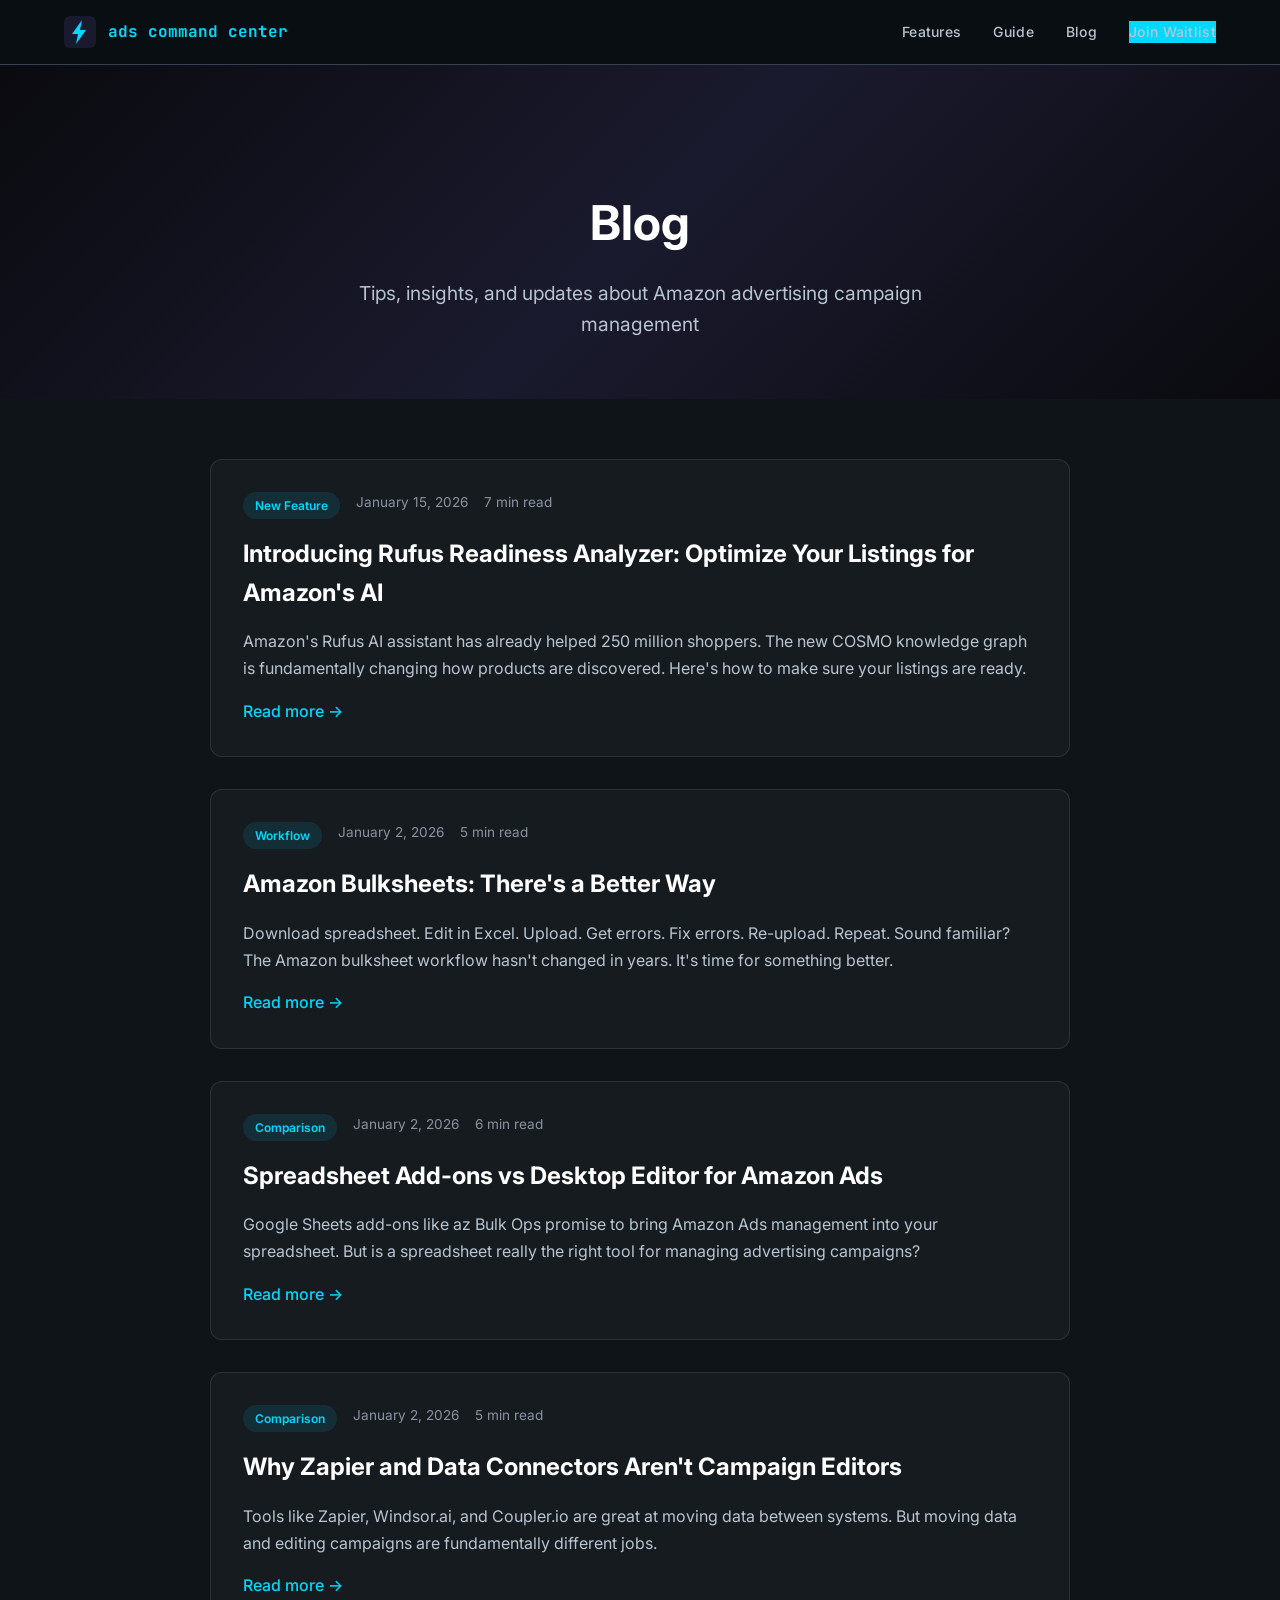
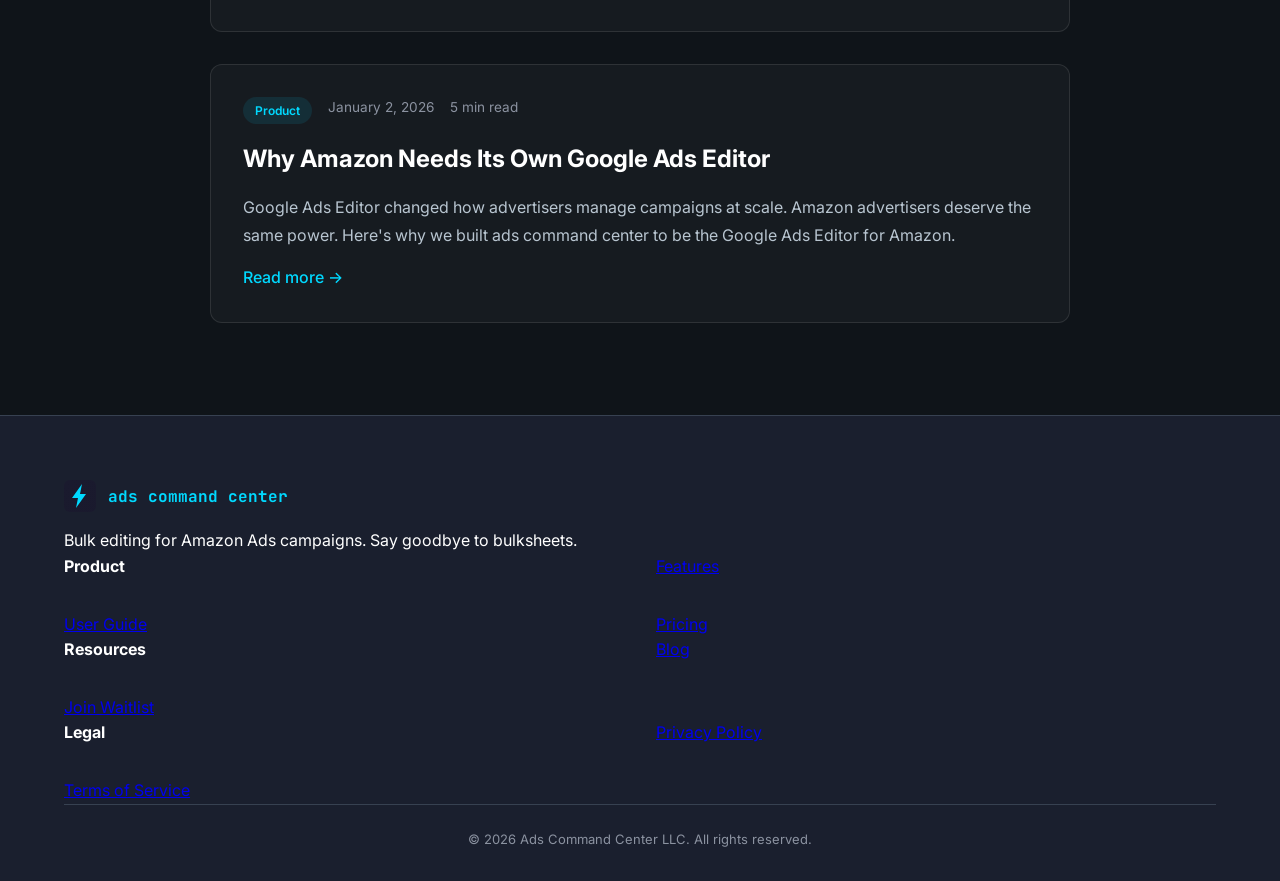
<file: blog/index.html>
<!DOCTYPE html>
<html lang="en">
<head>
    <meta charset="UTF-8">
    <meta name="viewport" content="width=device-width, initial-scale=1.0">
    <title>Blog - ads command center</title>
    <meta name="description" content="Tips, insights, and updates about Amazon advertising campaign management. Learn how to optimize your Amazon PPC workflows.">
    <link rel="canonical" href="https://adscommandcenter.io/blog/">

    <!-- Open Graph -->
    <meta property="og:type" content="website">
    <meta property="og:title" content="Blog - ads command center">
    <meta property="og:description" content="Tips, insights, and updates about Amazon advertising campaign management.">
    <meta property="og:url" content="https://adscommandcenter.io/blog/">
    <meta property="og:site_name" content="ads command center">

    <!-- Fonts -->
    <link rel="preconnect" href="https://fonts.googleapis.com">
    <link rel="preconnect" href="https://fonts.gstatic.com" crossorigin>
    <link href="https://fonts.googleapis.com/css2?family=JetBrains+Mono:wght@400;500;600;700&family=Inter:wght@300;400;500;600;700;800&display=swap" rel="stylesheet">

    <!-- Favicon -->
    <link rel="icon" type="image/svg+xml" href="/favicon.svg">
    <link rel="icon" type="image/png" sizes="32x32" href="/favicon-32x32.png">
    <link rel="icon" type="image/png" sizes="16x16" href="/favicon-16x16.png">
    <link rel="apple-touch-icon" sizes="180x180" href="/apple-touch-icon.png">
    <link rel="shortcut icon" href="/favicon.ico">
    <link rel="manifest" href="/site.webmanifest">

    <link rel="stylesheet" href="/css/styles.css">
    <style>
        .blog-hero {
            padding: 120px 20px 60px;
            background: linear-gradient(135deg, #0a0a0f 0%, #1a1a2e 50%, #0a0a0f 100%);
            text-align: center;
        }
        .blog-hero h1 {
            font-size: 3rem;
            margin-bottom: 1rem;
            color: var(--color-text-primary);
        }
        .blog-hero p {
            font-size: 1.2rem;
            color: var(--color-text-secondary);
            max-width: 600px;
            margin: 0 auto;
        }
        .blog-grid {
            max-width: 900px;
            margin: 0 auto;
            padding: 60px 20px;
        }
        .blog-card {
            background: rgba(255, 255, 255, 0.03);
            border: 1px solid rgba(255, 255, 255, 0.1);
            border-radius: 12px;
            padding: 2rem;
            margin-bottom: 2rem;
            transition: all 0.3s ease;
        }
        .blog-card:hover {
            border-color: rgba(0, 217, 255, 0.3);
            transform: translateY(-2px);
        }
        .blog-card-meta {
            display: flex;
            gap: 1rem;
            margin-bottom: 1rem;
            font-size: 0.85rem;
            color: var(--color-text-tertiary);
        }
        .blog-card-tag {
            background: rgba(0, 217, 255, 0.1);
            color: #00d9ff;
            padding: 0.25rem 0.75rem;
            border-radius: 20px;
            font-size: 0.75rem;
            font-weight: 600;
        }
        .blog-card h2 {
            font-size: 1.5rem;
            margin-bottom: 1rem;
            color: var(--color-text-primary);
        }
        .blog-card h2 a {
            color: inherit;
            text-decoration: none;
        }
        .blog-card h2 a:hover {
            color: #00d9ff;
        }
        .blog-card p {
            color: var(--color-text-secondary);
            line-height: 1.7;
            margin-bottom: 1rem;
        }
        .read-more {
            color: #00d9ff;
            text-decoration: none;
            font-weight: 500;
            display: inline-flex;
            align-items: center;
            gap: 0.5rem;
        }
        .read-more:hover {
            text-decoration: underline;
        }
        .logo {
            display: flex;
            align-items: center;
            gap: 0.75rem;
            text-decoration: none;
            color: #00d9ff;
            font-family: 'JetBrains Mono', monospace;
            font-weight: 700;
            font-size: 1rem;
        }
    </style>
</head>
<body>
    <!-- Navigation -->
    <nav class="navbar">
        <div class="container">
            <a href="/" class="logo">
                <svg class="logo-icon" width="32" height="32" viewBox="0 0 32 32" fill="none" xmlns="http://www.w3.org/2000/svg">
                    <rect width="32" height="32" rx="6" fill="url(#logo-gradient)"/>
                    <path d="M18 4L8 18h6l-2 10 10-14h-6l2-10z" fill="#00d9ff"/>
                    <defs>
                        <linearGradient id="logo-gradient" x1="0" y1="0" x2="32" y2="32">
                            <stop offset="0%" stop-color="#1a1a2e"/>
                            <stop offset="100%" stop-color="#0d0d1a"/>
                        </linearGradient>
                    </defs>
                </svg>
                <span>ads command center</span>
            </a>
            <div class="nav-links">
                <a href="/#features">Features</a>
                <a href="/guide.html">Guide</a>
                <a href="/blog/" class="active">Blog</a>
                <a href="/#waitlist" class="btn btn-primary">Join Waitlist</a>
            </div>
        </div>
    </nav>

    <section class="blog-hero">
        <h1>Blog</h1>
        <p>Tips, insights, and updates about Amazon advertising campaign management</p>
    </section>

    <div class="blog-grid">
        <article class="blog-card">
            <div class="blog-card-meta">
                <span class="blog-card-tag">New Feature</span>
                <span>January 15, 2026</span>
                <span>7 min read</span>
            </div>
            <h2><a href="/blog/rufus-readiness-analyzer.html">Introducing Rufus Readiness Analyzer: Optimize Your Listings for Amazon's AI</a></h2>
            <p>Amazon's Rufus AI assistant has already helped 250 million shoppers. The new COSMO knowledge graph is fundamentally changing how products are discovered. Here's how to make sure your listings are ready.</p>
            <a href="/blog/rufus-readiness-analyzer.html" class="read-more">Read more →</a>
        </article>

        <article class="blog-card">
            <div class="blog-card-meta">
                <span class="blog-card-tag">Workflow</span>
                <span>January 2, 2026</span>
                <span>5 min read</span>
            </div>
            <h2><a href="/blog/amazon-bulksheets-alternative.html">Amazon Bulksheets: There's a Better Way</a></h2>
            <p>Download spreadsheet. Edit in Excel. Upload. Get errors. Fix errors. Re-upload. Repeat. Sound familiar? The Amazon bulksheet workflow hasn't changed in years. It's time for something better.</p>
            <a href="/blog/amazon-bulksheets-alternative.html" class="read-more">Read more →</a>
        </article>

        <article class="blog-card">
            <div class="blog-card-meta">
                <span class="blog-card-tag">Comparison</span>
                <span>January 2, 2026</span>
                <span>6 min read</span>
            </div>
            <h2><a href="/blog/spreadsheet-addons-vs-desktop-editor.html">Spreadsheet Add-ons vs Desktop Editor for Amazon Ads</a></h2>
            <p>Google Sheets add-ons like az Bulk Ops promise to bring Amazon Ads management into your spreadsheet. But is a spreadsheet really the right tool for managing advertising campaigns?</p>
            <a href="/blog/spreadsheet-addons-vs-desktop-editor.html" class="read-more">Read more →</a>
        </article>

        <article class="blog-card">
            <div class="blog-card-meta">
                <span class="blog-card-tag">Comparison</span>
                <span>January 2, 2026</span>
                <span>5 min read</span>
            </div>
            <h2><a href="/blog/zapier-connectors-vs-campaign-editor.html">Why Zapier and Data Connectors Aren't Campaign Editors</a></h2>
            <p>Tools like Zapier, Windsor.ai, and Coupler.io are great at moving data between systems. But moving data and editing campaigns are fundamentally different jobs.</p>
            <a href="/blog/zapier-connectors-vs-campaign-editor.html" class="read-more">Read more →</a>
        </article>

        <article class="blog-card">
            <div class="blog-card-meta">
                <span class="blog-card-tag">Product</span>
                <span>January 2, 2026</span>
                <span>5 min read</span>
            </div>
            <h2><a href="/blog/google-ads-editor-for-amazon.html">Why Amazon Needs Its Own Google Ads Editor</a></h2>
            <p>Google Ads Editor changed how advertisers manage campaigns at scale. Amazon advertisers deserve the same power. Here's why we built ads command center to be the Google Ads Editor for Amazon.</p>
            <a href="/blog/google-ads-editor-for-amazon.html" class="read-more">Read more →</a>
        </article>
    </div>

    <!-- Footer -->
    <footer class="footer">
        <div class="container">
            <div class="footer-grid">
                <div class="footer-brand">
                    <a href="/" class="logo">
                        <svg class="logo-icon" width="32" height="32" viewBox="0 0 32 32" fill="none" xmlns="http://www.w3.org/2000/svg">
                            <rect width="32" height="32" rx="6" fill="url(#footer-logo-gradient)"/>
                            <path d="M18 4L8 18h6l-2 10 10-14h-6l2-10z" fill="#00d9ff"/>
                            <defs>
                                <linearGradient id="footer-logo-gradient" x1="0" y1="0" x2="32" y2="32">
                                    <stop offset="0%" stop-color="#1a1a2e"/>
                                    <stop offset="100%" stop-color="#0d0d1a"/>
                                </linearGradient>
                            </defs>
                        </svg>
                        <span>ads command center</span>
                    </a>
                    <p>Bulk editing for Amazon Ads campaigns. Say goodbye to bulksheets.</p>
                </div>
                <div class="footer-links">
                    <h4>Product</h4>
                    <a href="/#features">Features</a>
                    <a href="/guide.html">User Guide</a>
                    <a href="/#pricing">Pricing</a>
                </div>
                <div class="footer-links">
                    <h4>Resources</h4>
                    <a href="/blog/">Blog</a>
                    <a href="/#waitlist">Join Waitlist</a>
                </div>
                <div class="footer-links">
                    <h4>Legal</h4>
                    <a href="/privacy.html">Privacy Policy</a>
                    <a href="/terms.html">Terms of Service</a>
                </div>
            </div>
            <div class="footer-bottom">
                <p>&copy; 2026 Ads Command Center LLC. All rights reserved.</p>
            </div>
        </div>
    </footer>

    <script src="/js/main.js"></script>
</body>
</html>
</file>
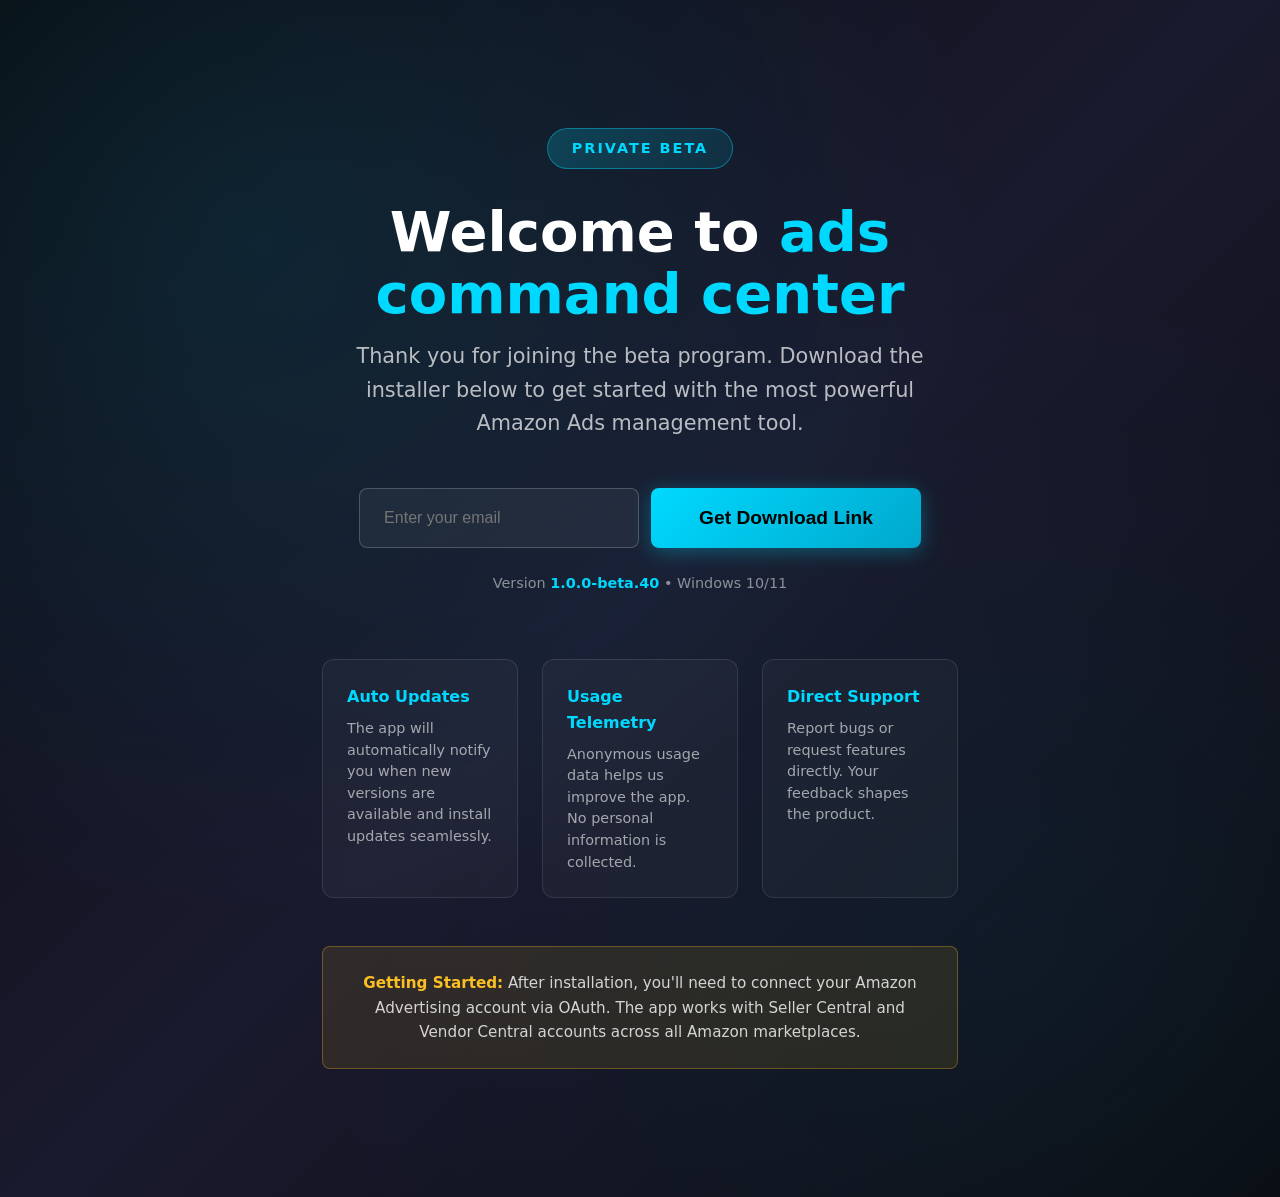
<file: beta.html>
<!DOCTYPE html>
<html lang="en">
<head>
    <meta charset="UTF-8">
    <meta name="viewport" content="width=device-width, initial-scale=1.0">
    <title>Beta Download - ads command center</title>
    <meta name="robots" content="noindex, nofollow">

    <!-- Favicon -->
    <link rel="icon" type="image/svg+xml" href="/favicon.svg">
    <link rel="icon" type="image/png" sizes="32x32" href="/favicon-32x32.png">
    <link rel="icon" type="image/png" sizes="16x16" href="/favicon-16x16.png">
    <link rel="apple-touch-icon" sizes="180x180" href="/apple-touch-icon.png">
    <link rel="shortcut icon" href="/favicon.ico">
    <link rel="manifest" href="/site.webmanifest">

    <link rel="stylesheet" href="css/styles.css">
    <style>
        .beta-hero {
            min-height: 100vh;
            display: flex;
            align-items: center;
            justify-content: center;
            background: linear-gradient(135deg, #0a0a0f 0%, #1a1a2e 50%, #0a0a0f 100%);
            position: relative;
            overflow: hidden;
        }

        .beta-hero::before {
            content: '';
            position: absolute;
            top: 0;
            left: 0;
            right: 0;
            bottom: 0;
            background:
                radial-gradient(ellipse at 20% 20%, rgba(0, 217, 255, 0.1) 0%, transparent 50%),
                radial-gradient(ellipse at 80% 80%, rgba(0, 217, 255, 0.05) 0%, transparent 50%);
            pointer-events: none;
        }

        .beta-content {
            text-align: center;
            padding: 2rem;
            max-width: 700px;
            position: relative;
            z-index: 1;
        }

        .beta-badge {
            display: inline-block;
            background: linear-gradient(135deg, rgba(0, 217, 255, 0.2) 0%, rgba(0, 217, 255, 0.1) 100%);
            border: 1px solid rgba(0, 217, 255, 0.4);
            color: #00d9ff;
            padding: 0.5rem 1.5rem;
            border-radius: 50px;
            font-size: 0.9rem;
            font-weight: 600;
            letter-spacing: 2px;
            text-transform: uppercase;
            margin-bottom: 2rem;
        }

        .beta-title {
            font-size: 3.5rem;
            font-weight: 700;
            color: #fff;
            margin-bottom: 1rem;
            line-height: 1.1;
        }

        .beta-title span {
            color: #00d9ff;
        }

        .beta-subtitle {
            font-size: 1.3rem;
            color: rgba(255, 255, 255, 0.7);
            margin-bottom: 3rem;
            line-height: 1.6;
        }

        .download-btn {
            display: inline-flex;
            align-items: center;
            gap: 12px;
            background: linear-gradient(135deg, #00d9ff 0%, #00a8cc 100%);
            color: #000;
            padding: 1.2rem 3rem;
            border-radius: 8px;
            font-size: 1.2rem;
            font-weight: 700;
            text-decoration: none;
            transition: all 0.3s ease;
            box-shadow: 0 4px 20px rgba(0, 217, 255, 0.3);
        }

        .download-btn:hover {
            transform: translateY(-2px);
            box-shadow: 0 8px 30px rgba(0, 217, 255, 0.4);
        }

        .download-btn svg {
            width: 24px;
            height: 24px;
        }

        .version-info {
            margin-top: 1.5rem;
            color: rgba(255, 255, 255, 0.5);
            font-size: 0.9rem;
        }

        .version-info strong {
            color: #00d9ff;
        }

        .beta-features {
            margin-top: 4rem;
            display: grid;
            grid-template-columns: repeat(3, 1fr);
            gap: 1.5rem;
            text-align: left;
        }

        .beta-feature {
            background: rgba(255, 255, 255, 0.03);
            border: 1px solid rgba(255, 255, 255, 0.1);
            border-radius: 12px;
            padding: 1.5rem;
        }

        .beta-feature h3 {
            color: #00d9ff;
            font-size: 1rem;
            margin-bottom: 0.5rem;
        }

        .beta-feature p {
            color: rgba(255, 255, 255, 0.6);
            font-size: 0.9rem;
            line-height: 1.5;
            margin: 0;
        }

        .beta-notice {
            margin-top: 3rem;
            padding: 1.5rem;
            background: rgba(251, 191, 36, 0.1);
            border: 1px solid rgba(251, 191, 36, 0.3);
            border-radius: 8px;
            color: rgba(255, 255, 255, 0.8);
            font-size: 0.95rem;
            line-height: 1.6;
        }

        .beta-notice strong {
            color: #fbbf24;
        }

        @media (max-width: 768px) {
            .beta-title {
                font-size: 2.5rem;
            }
            .beta-features {
                grid-template-columns: 1fr;
            }
        }
    </style>
</head>
<body>
    <section class="beta-hero">
        <div class="beta-content">
            <div class="beta-badge">Private Beta</div>
            <h1 class="beta-title">Welcome to <span>ads command center</span></h1>
            <p class="beta-subtitle">Thank you for joining the beta program. Download the installer below to get started with the most powerful Amazon Ads management tool.</p>

            <!-- Email gate form -->
            <div id="emailGate">
                <form id="betaForm" style="display: flex; gap: 12px; justify-content: center; flex-wrap: wrap;">
                    <input type="email" id="betaEmail" placeholder="Enter your email" required
                        style="padding: 1rem 1.5rem; border-radius: 8px; border: 1px solid rgba(255,255,255,0.2); background: rgba(255,255,255,0.05); color: #fff; font-size: 1rem; min-width: 280px;">
                    <button type="submit" class="download-btn" style="border: none; cursor: pointer;">
                        Get Download Link
                    </button>
                </form>
                <p class="version-info">Version <strong id="versionDisplay1">Loading...</strong> &bull; Windows 10/11</p>
            </div>

            <!-- Download section (hidden until email submitted) -->
            <div id="downloadSection" style="display: none;">
                <a id="downloadBtn" href="#" class="download-btn">
                    <svg xmlns="http://www.w3.org/2000/svg" fill="none" viewBox="0 0 24 24" stroke="currentColor">
                        <path stroke-linecap="round" stroke-linejoin="round" stroke-width="2" d="M4 16v1a3 3 0 003 3h10a3 3 0 003-3v-1m-4-4l-4 4m0 0l-4-4m4 4V4" />
                    </svg>
                    Download for Windows
                </a>
                <p class="version-info">Version <strong id="versionDisplay2">Loading...</strong> &bull; Windows 10/11</p>
                <p style="color: rgba(255,255,255,0.5); margin-top: 1rem; font-size: 0.9rem;">Welcome, <span id="userEmail"></span>!</p>
            </div>

            <div class="beta-features">
                <div class="beta-feature">
                    <h3>Auto Updates</h3>
                    <p>The app will automatically notify you when new versions are available and install updates seamlessly.</p>
                </div>
                <div class="beta-feature">
                    <h3>Usage Telemetry</h3>
                    <p>Anonymous usage data helps us improve the app. No personal information is collected.</p>
                </div>
                <div class="beta-feature">
                    <h3>Direct Support</h3>
                    <p>Report bugs or request features directly. Your feedback shapes the product.</p>
                </div>
            </div>

            <div class="beta-notice">
                <strong>Getting Started:</strong> After installation, you'll need to connect your Amazon Advertising account via OAuth. The app works with Seller Central and Vendor Central accounts across all Amazon marketplaces.
            </div>
        </div>
    </section>

    <script>
        // Global version info (populated from GitHub API)
        let latestVersion = 'Loading...';
        let downloadUrl = '#';

        // Fetch latest release info from GitHub API
        async function fetchLatestRelease() {
            try {
                const response = await fetch('https://api.github.com/repos/pugwash2/ads-command-center-releases/releases/latest');
                const release = await response.json();

                latestVersion = release.tag_name; // e.g., "1.0.0-beta.40"

                // Find the .exe asset
                const exeAsset = release.assets.find(a => a.name.endsWith('.exe'));
                if (exeAsset) {
                    downloadUrl = exeAsset.browser_download_url;
                }

                // Update all version displays
                document.getElementById('versionDisplay1').textContent = latestVersion;
                document.getElementById('versionDisplay2').textContent = latestVersion;
                document.getElementById('downloadBtn').href = downloadUrl;

                console.log('Latest release:', latestVersion, downloadUrl);
            } catch (err) {
                console.error('Failed to fetch latest release:', err);
                // Fallback to hardcoded values
                latestVersion = '1.0.0-beta.40';
                downloadUrl = 'https://github.com/pugwash2/ads-command-center-releases/releases/latest';
                document.getElementById('versionDisplay1').textContent = latestVersion;
                document.getElementById('versionDisplay2').textContent = latestVersion;
                document.getElementById('downloadBtn').href = downloadUrl;
            }
        }

        // Fetch version on page load
        fetchLatestRelease();

        document.getElementById('betaForm').addEventListener('submit', async (e) => {
            e.preventDefault();
            const email = document.getElementById('betaEmail').value;

            // Send to your server
            try {
                await fetch('https://amazon-ads-proxy.vercel.app/api/beta-signup', {
                    method: 'POST',
                    headers: { 'Content-Type': 'application/json' },
                    body: JSON.stringify({ email, timestamp: new Date().toISOString() })
                });
            } catch (err) {
                console.log('Signup logged locally');
            }

            // Show download section
            document.getElementById('emailGate').style.display = 'none';
            document.getElementById('downloadSection').style.display = 'block';
            document.getElementById('userEmail').textContent = email;

            // Store in localStorage so they don't have to re-enter
            localStorage.setItem('betaEmail', email);
        });

        // Check if already signed up
        const storedEmail = localStorage.getItem('betaEmail');
        if (storedEmail) {
            document.getElementById('emailGate').style.display = 'none';
            document.getElementById('downloadSection').style.display = 'block';
            document.getElementById('userEmail').textContent = storedEmail;
        }

        // Track download clicks
        document.getElementById('downloadBtn').addEventListener('click', async (e) => {
            const email = localStorage.getItem('betaEmail');
            try {
                await fetch('https://amazon-ads-proxy.vercel.app/api/beta-download', {
                    method: 'POST',
                    headers: { 'Content-Type': 'application/json' },
                    body: JSON.stringify({
                        email: email,
                        version: latestVersion, // Dynamic version from GitHub API
                        timestamp: new Date().toISOString()
                    })
                });
            } catch (err) {
                console.log('Download tracked locally');
            }
            // Download proceeds normally (no preventDefault)
        });
    </script>
</body>
</html>
</file>
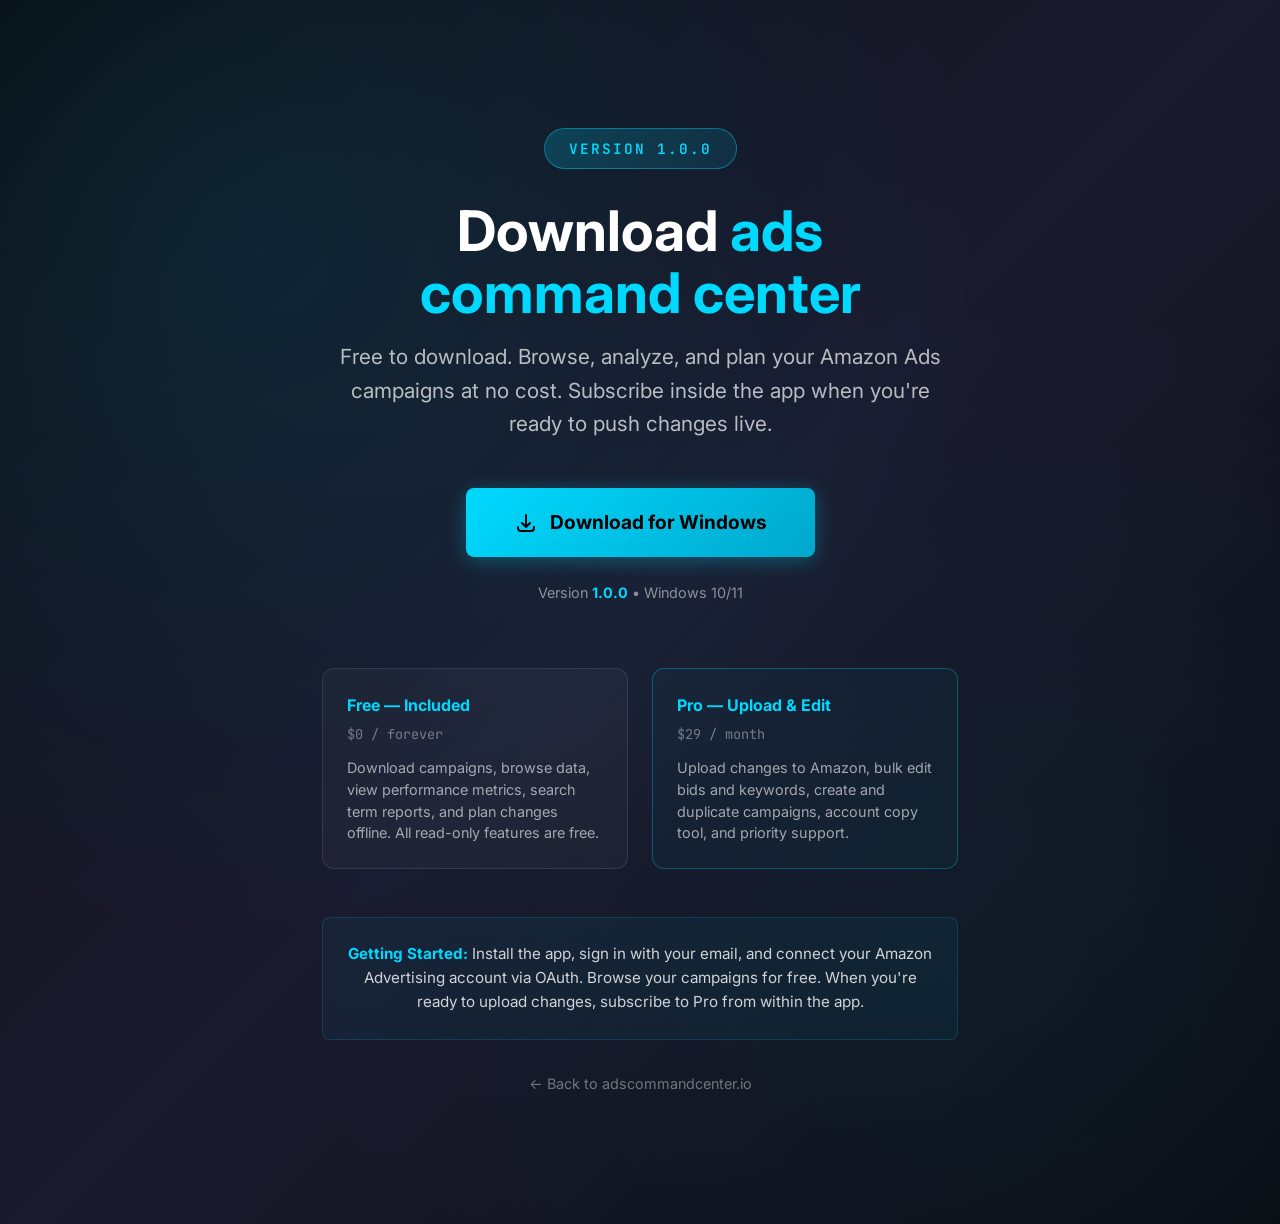
<file: download.html>
<!DOCTYPE html>
<html lang="en">
<head>
    <meta charset="UTF-8">
    <meta name="viewport" content="width=device-width, initial-scale=1.0">
    <title>Download - ads command center</title>
    <meta name="description" content="Download ads command center for free. Browse and analyze your Amazon Ads campaigns. Subscribe to upload changes.">

    <!-- Favicon -->
    <link rel="icon" type="image/svg+xml" href="/favicon.svg">
    <link rel="icon" type="image/png" sizes="32x32" href="/favicon-32x32.png">
    <link rel="icon" type="image/png" sizes="16x16" href="/favicon-16x16.png">
    <link rel="apple-touch-icon" sizes="180x180" href="/apple-touch-icon.png">
    <link rel="shortcut icon" href="/favicon.ico">
    <link rel="manifest" href="/site.webmanifest">

    <link rel="preconnect" href="https://fonts.googleapis.com">
    <link rel="preconnect" href="https://fonts.gstatic.com" crossorigin>
    <link href="https://fonts.googleapis.com/css2?family=JetBrains+Mono:wght@400;500;600;700&family=Inter:wght@300;400;500;600;700;800&display=swap" rel="stylesheet">

    <link rel="stylesheet" href="css/styles.css">
    <style>
        .download-hero {
            min-height: 100vh;
            display: flex;
            align-items: center;
            justify-content: center;
            background: linear-gradient(135deg, #0a0a0f 0%, #1a1a2e 50%, #0a0a0f 100%);
            position: relative;
            overflow: hidden;
        }

        .download-hero::before {
            content: '';
            position: absolute;
            top: 0;
            left: 0;
            right: 0;
            bottom: 0;
            background:
                radial-gradient(ellipse at 20% 20%, rgba(0, 217, 255, 0.1) 0%, transparent 50%),
                radial-gradient(ellipse at 80% 80%, rgba(0, 217, 255, 0.05) 0%, transparent 50%);
            pointer-events: none;
        }

        .download-content {
            text-align: center;
            padding: 2rem;
            max-width: 700px;
            position: relative;
            z-index: 1;
        }

        .download-badge {
            display: inline-block;
            background: linear-gradient(135deg, rgba(0, 217, 255, 0.2) 0%, rgba(0, 217, 255, 0.1) 100%);
            border: 1px solid rgba(0, 217, 255, 0.4);
            color: #00d9ff;
            padding: 0.5rem 1.5rem;
            border-radius: 50px;
            font-size: 0.9rem;
            font-weight: 600;
            letter-spacing: 2px;
            text-transform: uppercase;
            margin-bottom: 2rem;
            font-family: var(--font-mono);
        }

        .download-title {
            font-size: 3.5rem;
            font-weight: 700;
            color: #fff;
            margin-bottom: 1rem;
            line-height: 1.1;
        }

        .download-title span {
            color: #00d9ff;
        }

        .download-subtitle {
            font-size: 1.3rem;
            color: rgba(255, 255, 255, 0.7);
            margin-bottom: 3rem;
            line-height: 1.6;
        }

        .download-btn {
            display: inline-flex;
            align-items: center;
            gap: 12px;
            background: linear-gradient(135deg, #00d9ff 0%, #00a8cc 100%);
            color: #000;
            padding: 1.2rem 3rem;
            border-radius: 8px;
            font-size: 1.2rem;
            font-weight: 700;
            text-decoration: none;
            transition: all 0.3s ease;
            box-shadow: 0 4px 20px rgba(0, 217, 255, 0.3);
        }

        .download-btn:hover {
            transform: translateY(-2px);
            box-shadow: 0 8px 30px rgba(0, 217, 255, 0.4);
        }

        .download-btn svg {
            width: 24px;
            height: 24px;
        }

        .version-info {
            margin-top: 1.5rem;
            color: rgba(255, 255, 255, 0.5);
            font-size: 0.9rem;
        }

        .version-info strong {
            color: #00d9ff;
        }

        .tiers-grid {
            margin-top: 4rem;
            display: grid;
            grid-template-columns: repeat(2, 1fr);
            gap: 1.5rem;
            text-align: left;
        }

        .tier-card {
            background: rgba(255, 255, 255, 0.03);
            border: 1px solid rgba(255, 255, 255, 0.1);
            border-radius: 12px;
            padding: 1.5rem;
        }

        .tier-card--pro {
            border-color: rgba(0, 217, 255, 0.3);
            background: rgba(0, 217, 255, 0.03);
        }

        .tier-card h3 {
            color: #00d9ff;
            font-size: 1rem;
            margin-bottom: 0.3rem;
        }

        .tier-card .tier-price {
            font-size: 0.85rem;
            color: rgba(255, 255, 255, 0.4);
            margin-bottom: 0.75rem;
            font-family: var(--font-mono);
        }

        .tier-card p {
            color: rgba(255, 255, 255, 0.6);
            font-size: 0.9rem;
            line-height: 1.5;
            margin: 0;
        }

        .getting-started {
            margin-top: 3rem;
            padding: 1.5rem;
            background: rgba(0, 217, 255, 0.05);
            border: 1px solid rgba(0, 217, 255, 0.15);
            border-radius: 8px;
            color: rgba(255, 255, 255, 0.8);
            font-size: 0.95rem;
            line-height: 1.6;
        }

        .getting-started strong {
            color: #00d9ff;
        }

        .back-link {
            display: inline-block;
            margin-top: 2rem;
            color: rgba(255, 255, 255, 0.4);
            text-decoration: none;
            font-size: 0.9rem;
            transition: color 0.2s;
        }

        .back-link:hover {
            color: #00d9ff;
        }

        @media (max-width: 768px) {
            .download-title {
                font-size: 2.5rem;
            }
            .tiers-grid {
                grid-template-columns: 1fr;
            }
        }
    </style>
</head>
<body>
    <section class="download-hero">
        <div class="download-content">
            <div class="download-badge" id="versionBadge">Loading version...</div>
            <h1 class="download-title">Download <span>ads command center</span></h1>
            <p class="download-subtitle">Free to download. Browse, analyze, and plan your Amazon Ads campaigns at no cost. Subscribe inside the app when you're ready to push changes live.</p>

            <a id="downloadBtn" href="#" class="download-btn">
                <svg xmlns="http://www.w3.org/2000/svg" fill="none" viewBox="0 0 24 24" stroke="currentColor">
                    <path stroke-linecap="round" stroke-linejoin="round" stroke-width="2" d="M4 16v1a3 3 0 003 3h10a3 3 0 003-3v-1m-4-4l-4 4m0 0l-4-4m4 4V4" />
                </svg>
                Download for Windows
            </a>
            <p class="version-info">Version <strong id="versionDisplay">Loading...</strong> &bull; Windows 10/11</p>

            <div class="tiers-grid">
                <div class="tier-card">
                    <h3>Free — Included</h3>
                    <div class="tier-price">$0 / forever</div>
                    <p>Download campaigns, browse data, view performance metrics, search term reports, and plan changes offline. All read-only features are free.</p>
                </div>
                <div class="tier-card tier-card--pro">
                    <h3>Pro — Upload &amp; Edit</h3>
                    <div class="tier-price">$29 / month</div>
                    <p>Upload changes to Amazon, bulk edit bids and keywords, create and duplicate campaigns, account copy tool, and priority support.</p>
                </div>
            </div>

            <div class="getting-started">
                <strong>Getting Started:</strong> Install the app, sign in with your email, and connect your Amazon Advertising account via OAuth. Browse your campaigns for free. When you're ready to upload changes, subscribe to Pro from within the app.
            </div>

            <a href="/" class="back-link">&larr; Back to adscommandcenter.io</a>
        </div>
    </section>

    <script>
        async function fetchLatestRelease() {
            try {
                const response = await fetch('https://api.github.com/repos/pugwash2/ads-command-center-releases/releases/latest');
                const release = await response.json();

                const version = release.tag_name;
                const exeAsset = release.assets.find(a => a.name.endsWith('.exe'));

                document.getElementById('versionBadge').textContent = 'VERSION ' + version;
                document.getElementById('versionDisplay').textContent = version;

                if (exeAsset) {
                    document.getElementById('downloadBtn').href = exeAsset.browser_download_url;
                } else {
                    document.getElementById('downloadBtn').href = 'https://github.com/pugwash2/ads-command-center-releases/releases/latest';
                }
            } catch (err) {
                console.error('Failed to fetch latest release:', err);
                document.getElementById('versionBadge').textContent = 'VERSION 1.0.0';
                document.getElementById('versionDisplay').textContent = '1.0.0';
                document.getElementById('downloadBtn').href = 'https://github.com/pugwash2/ads-command-center-releases/releases/latest';
            }
        }

        fetchLatestRelease();
    </script>
</body>
</html>
</file>
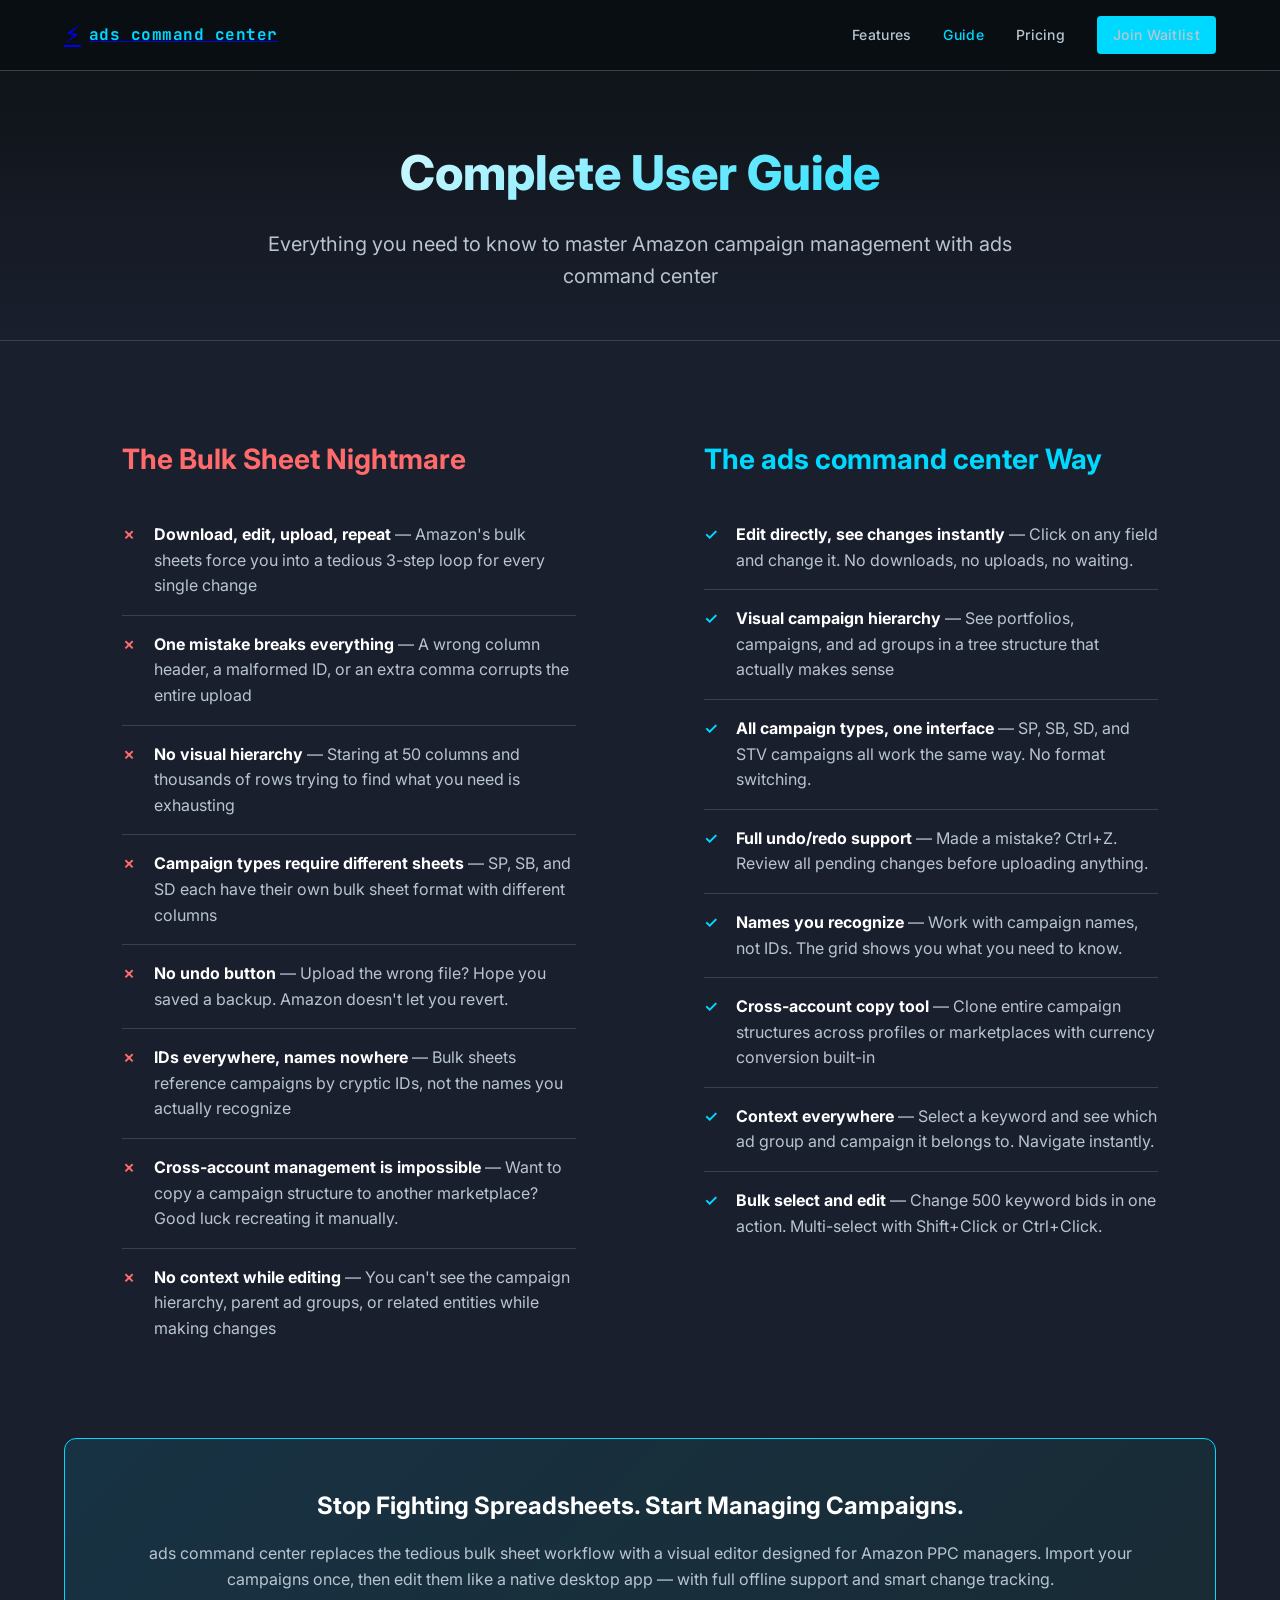
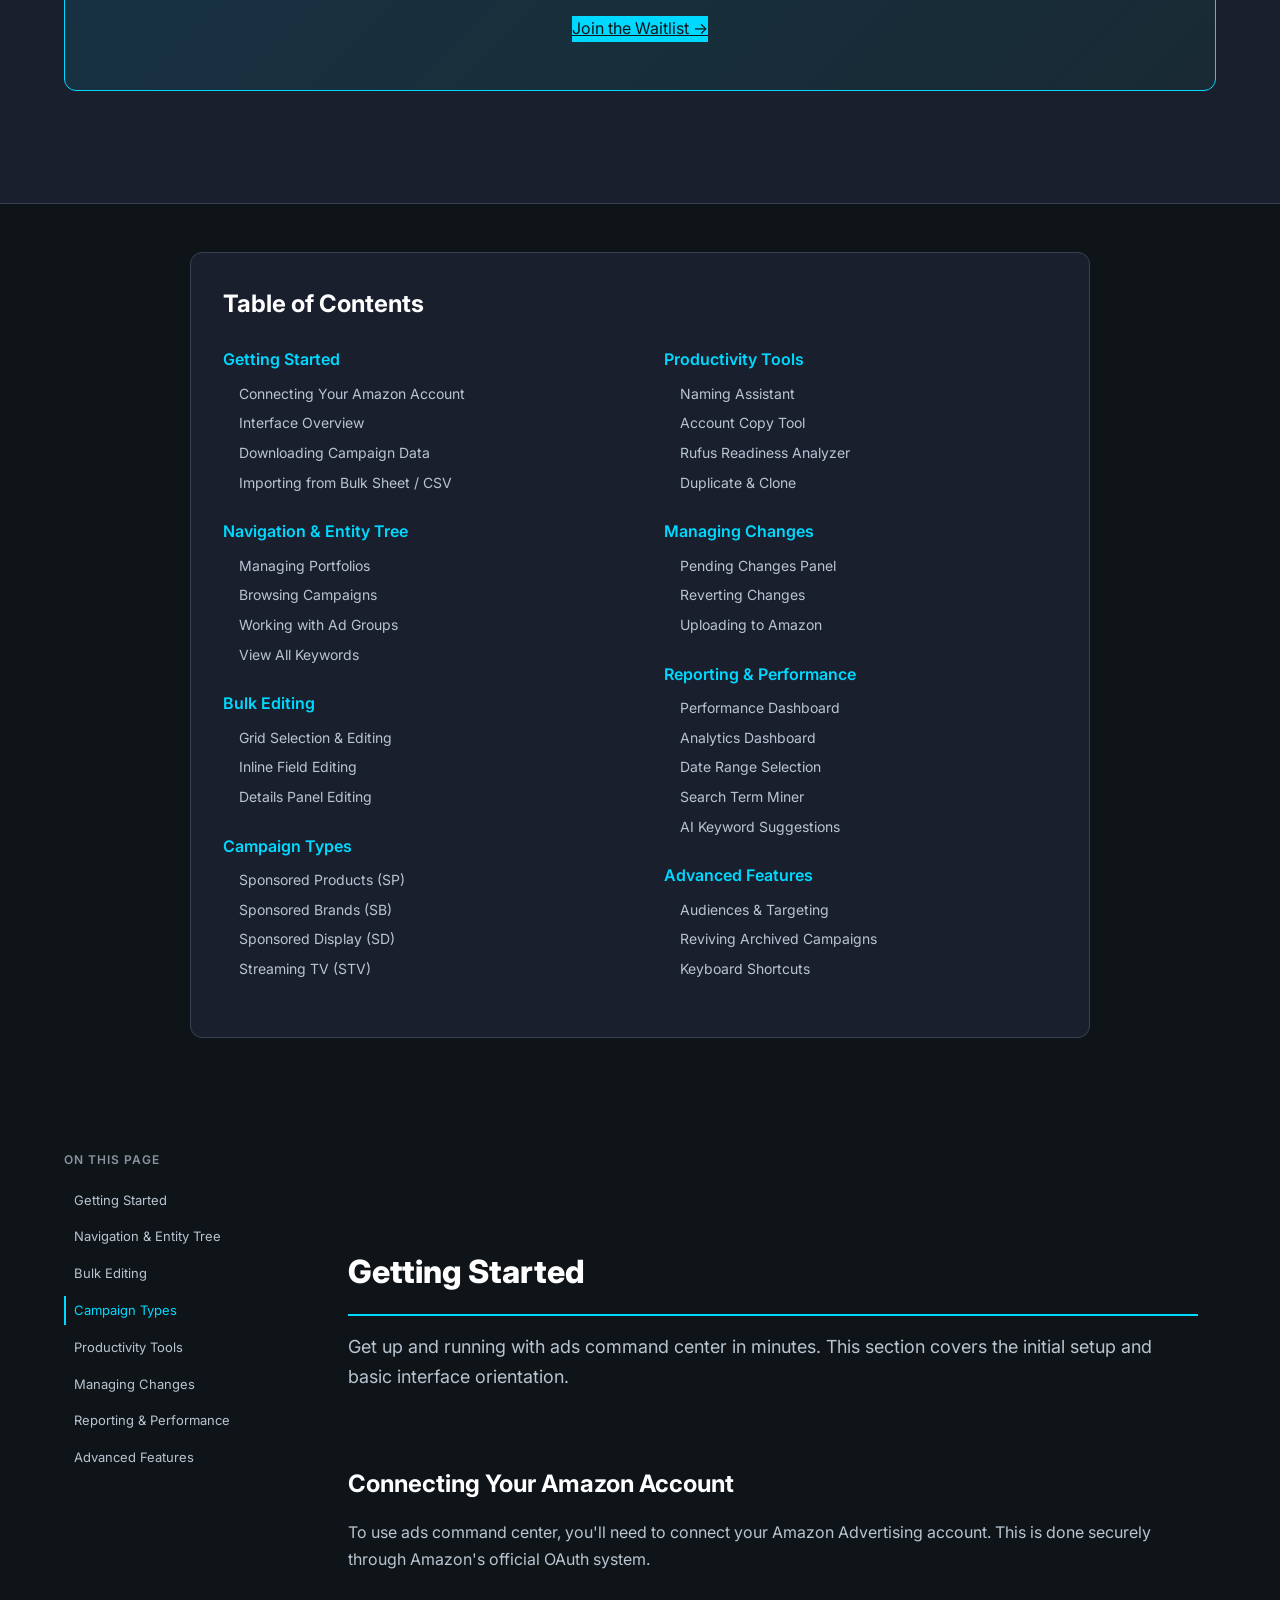
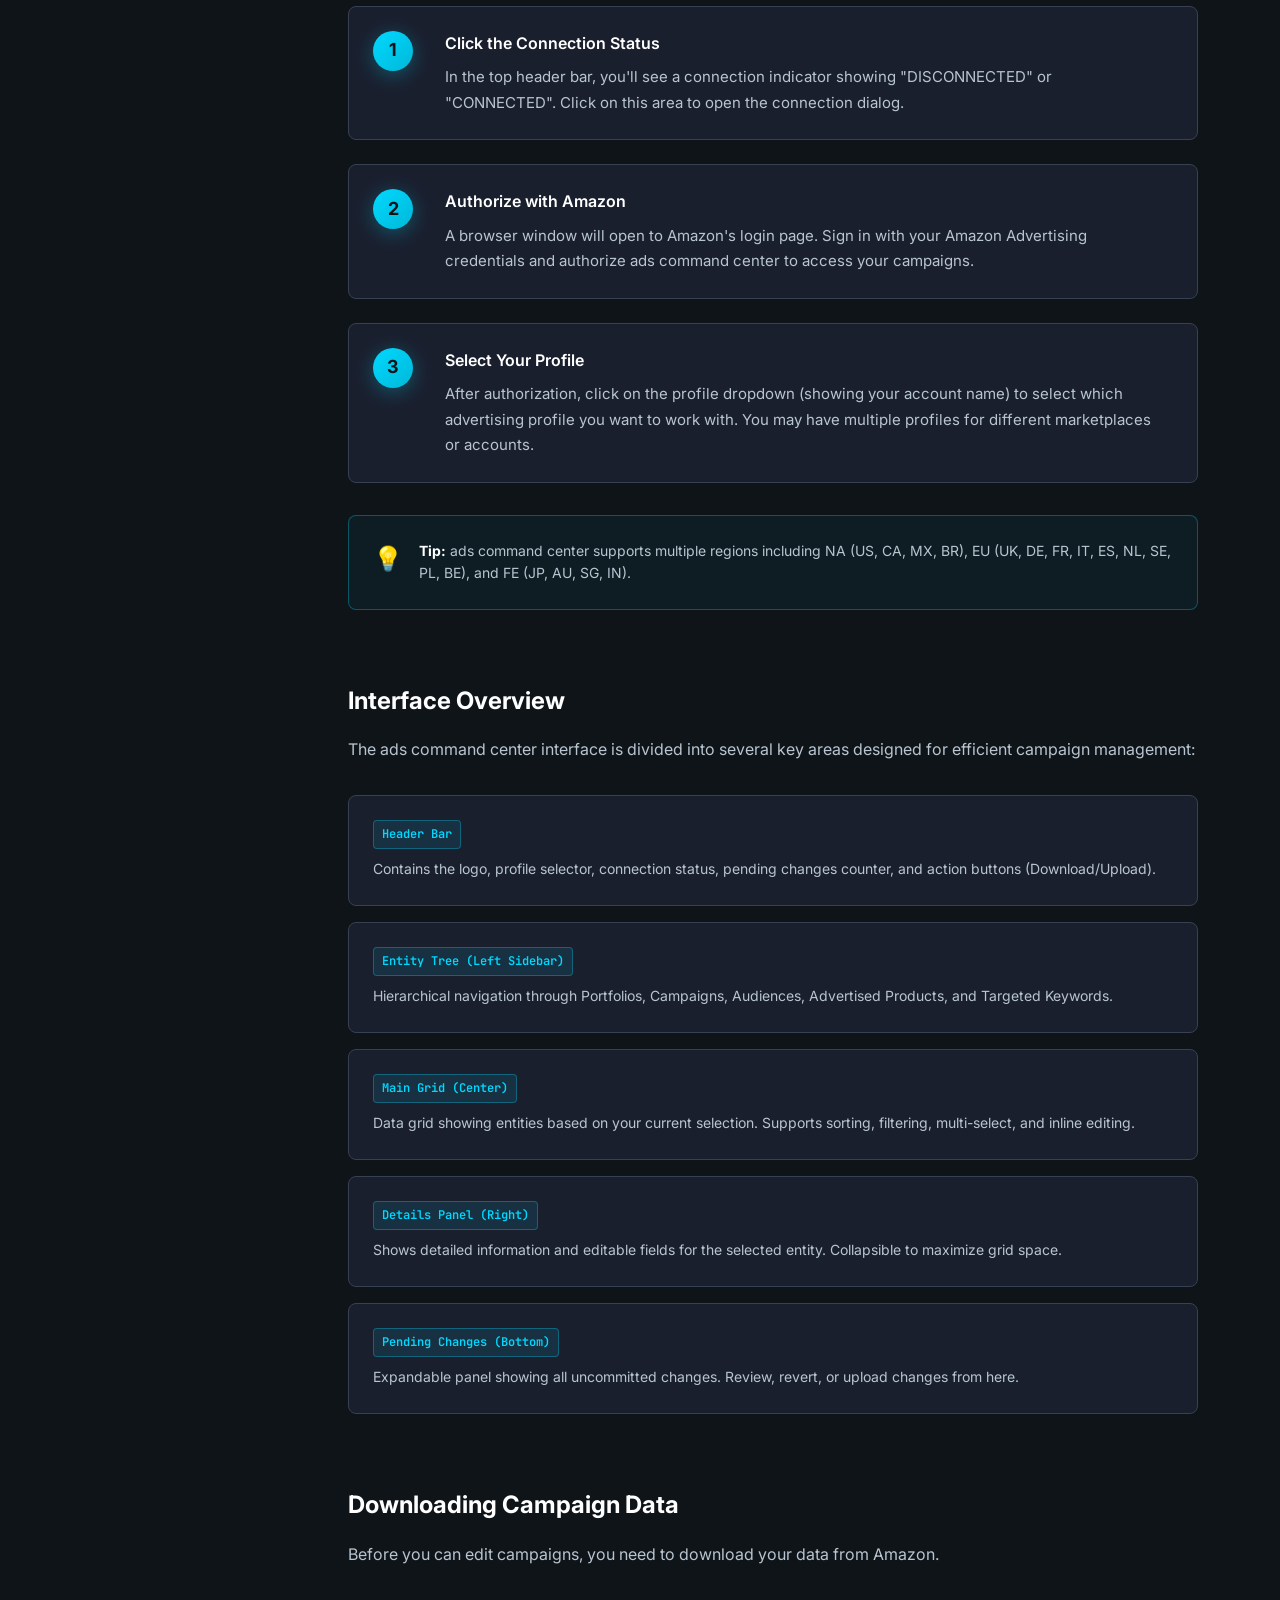
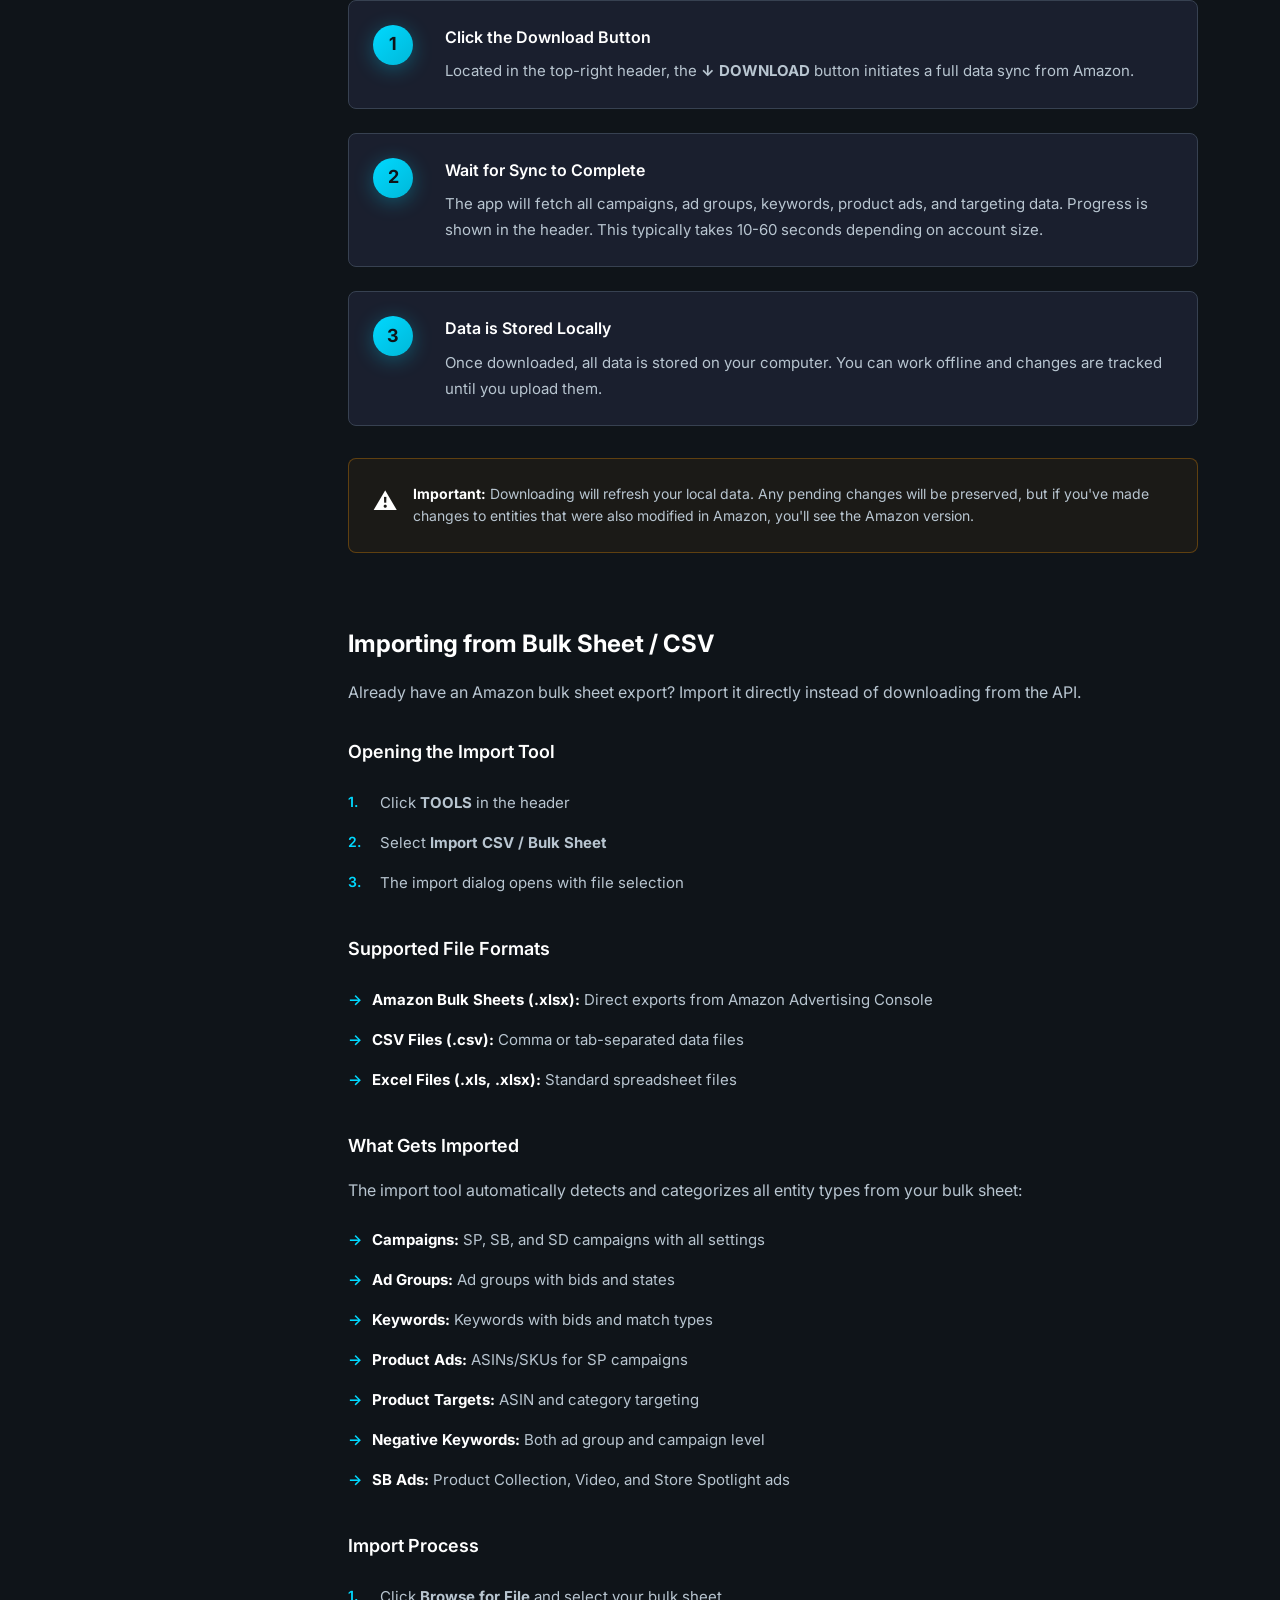
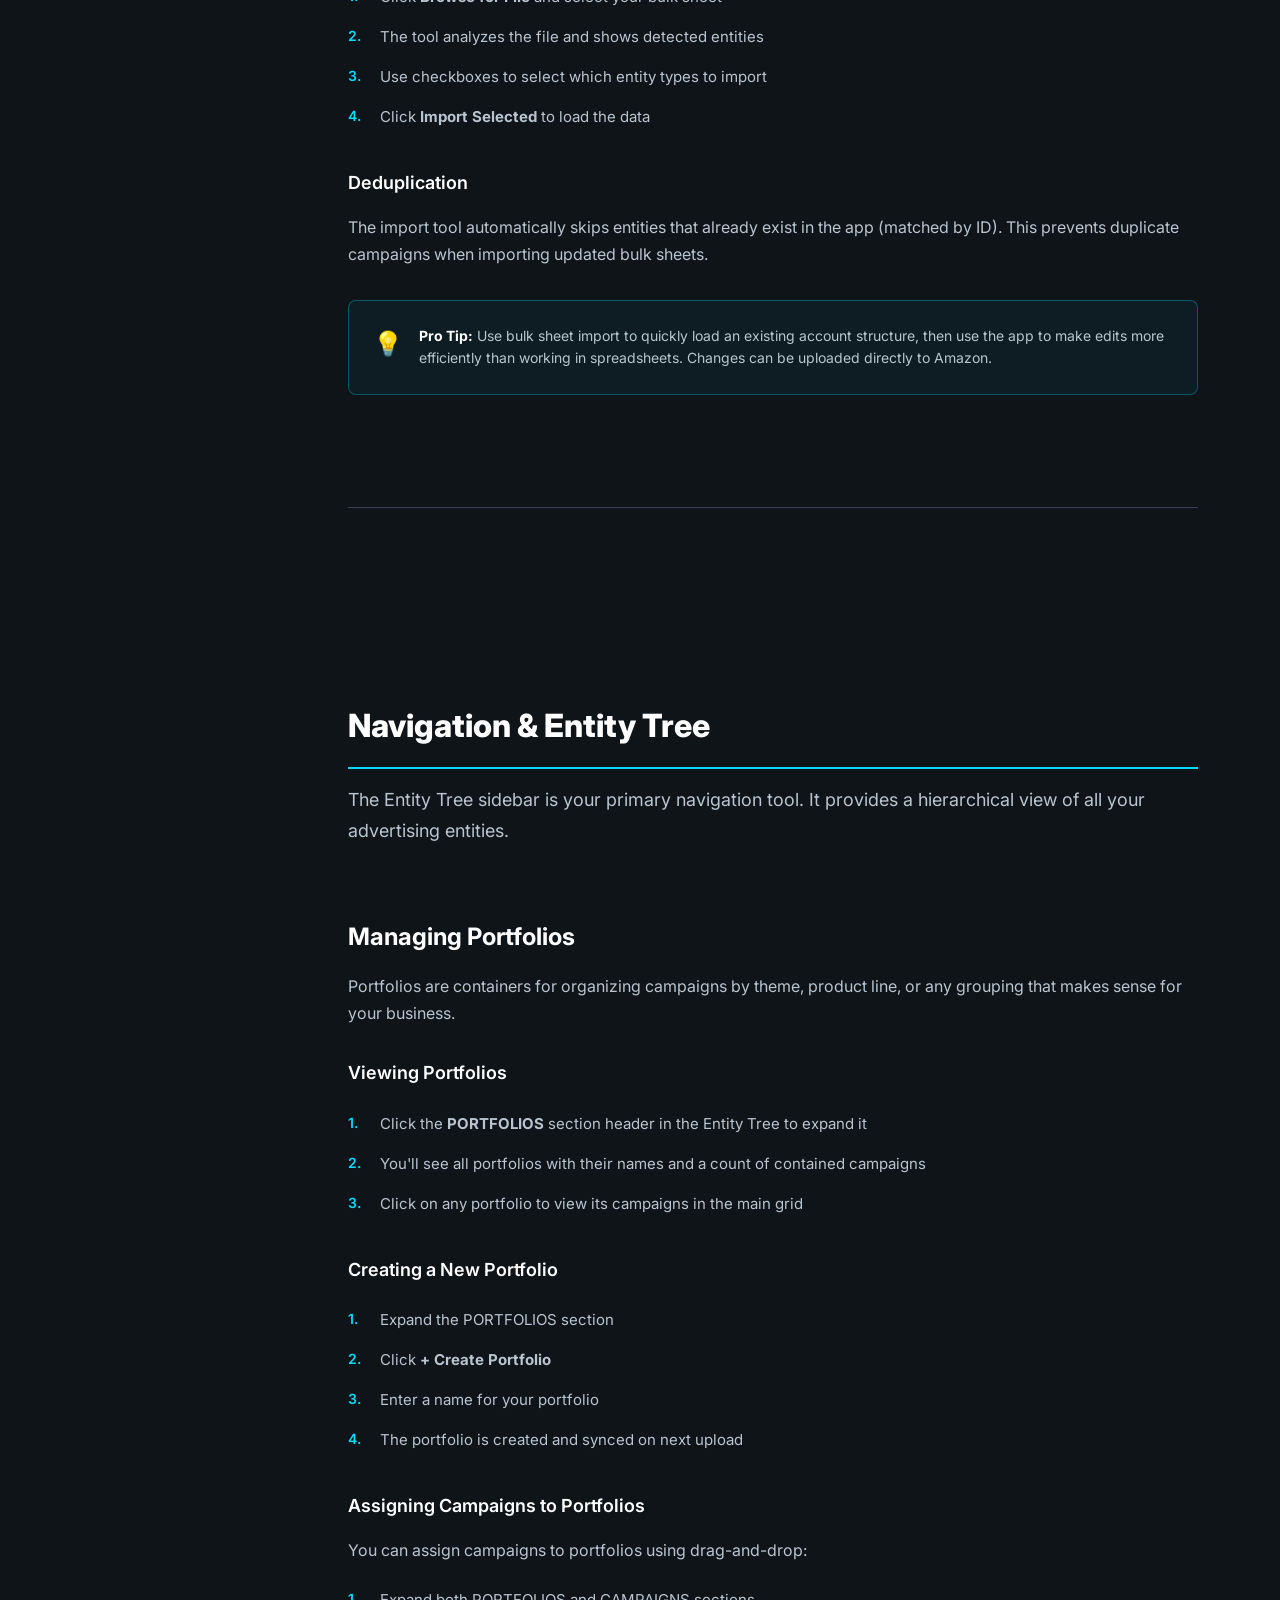
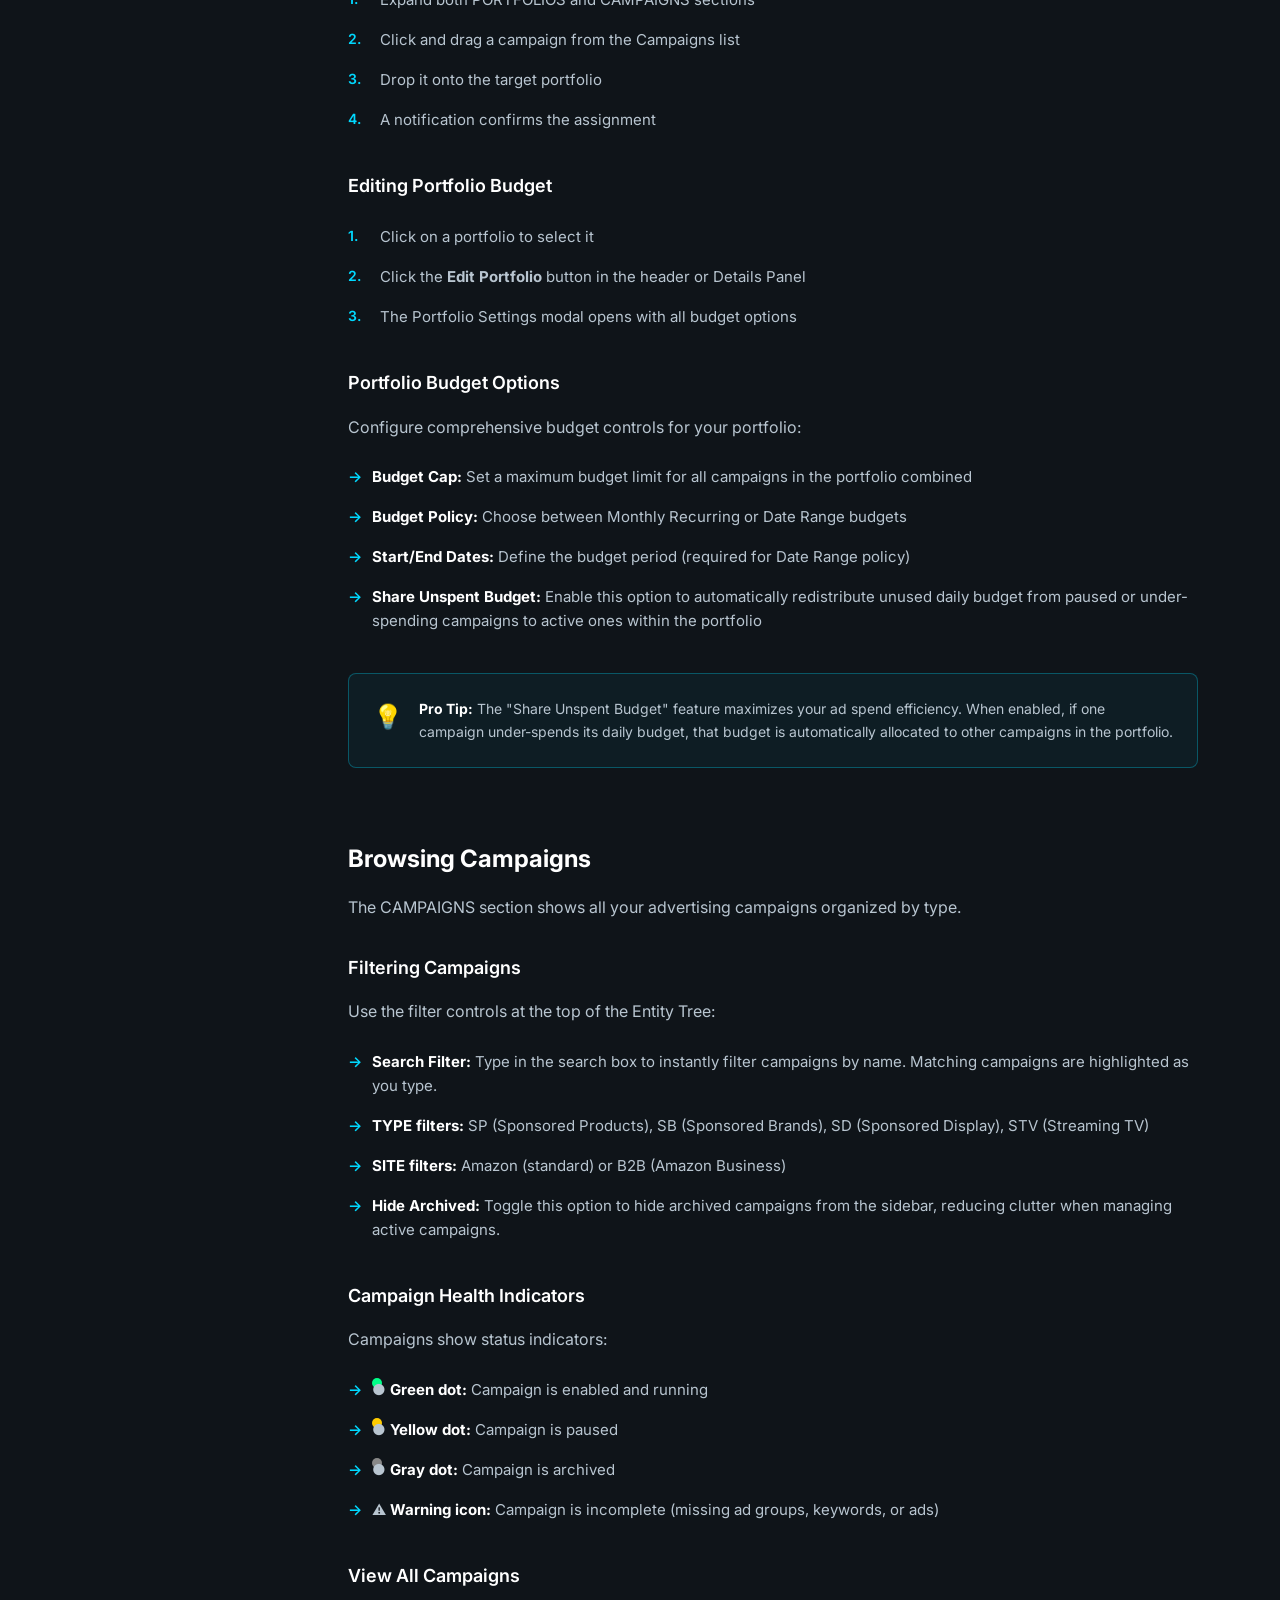
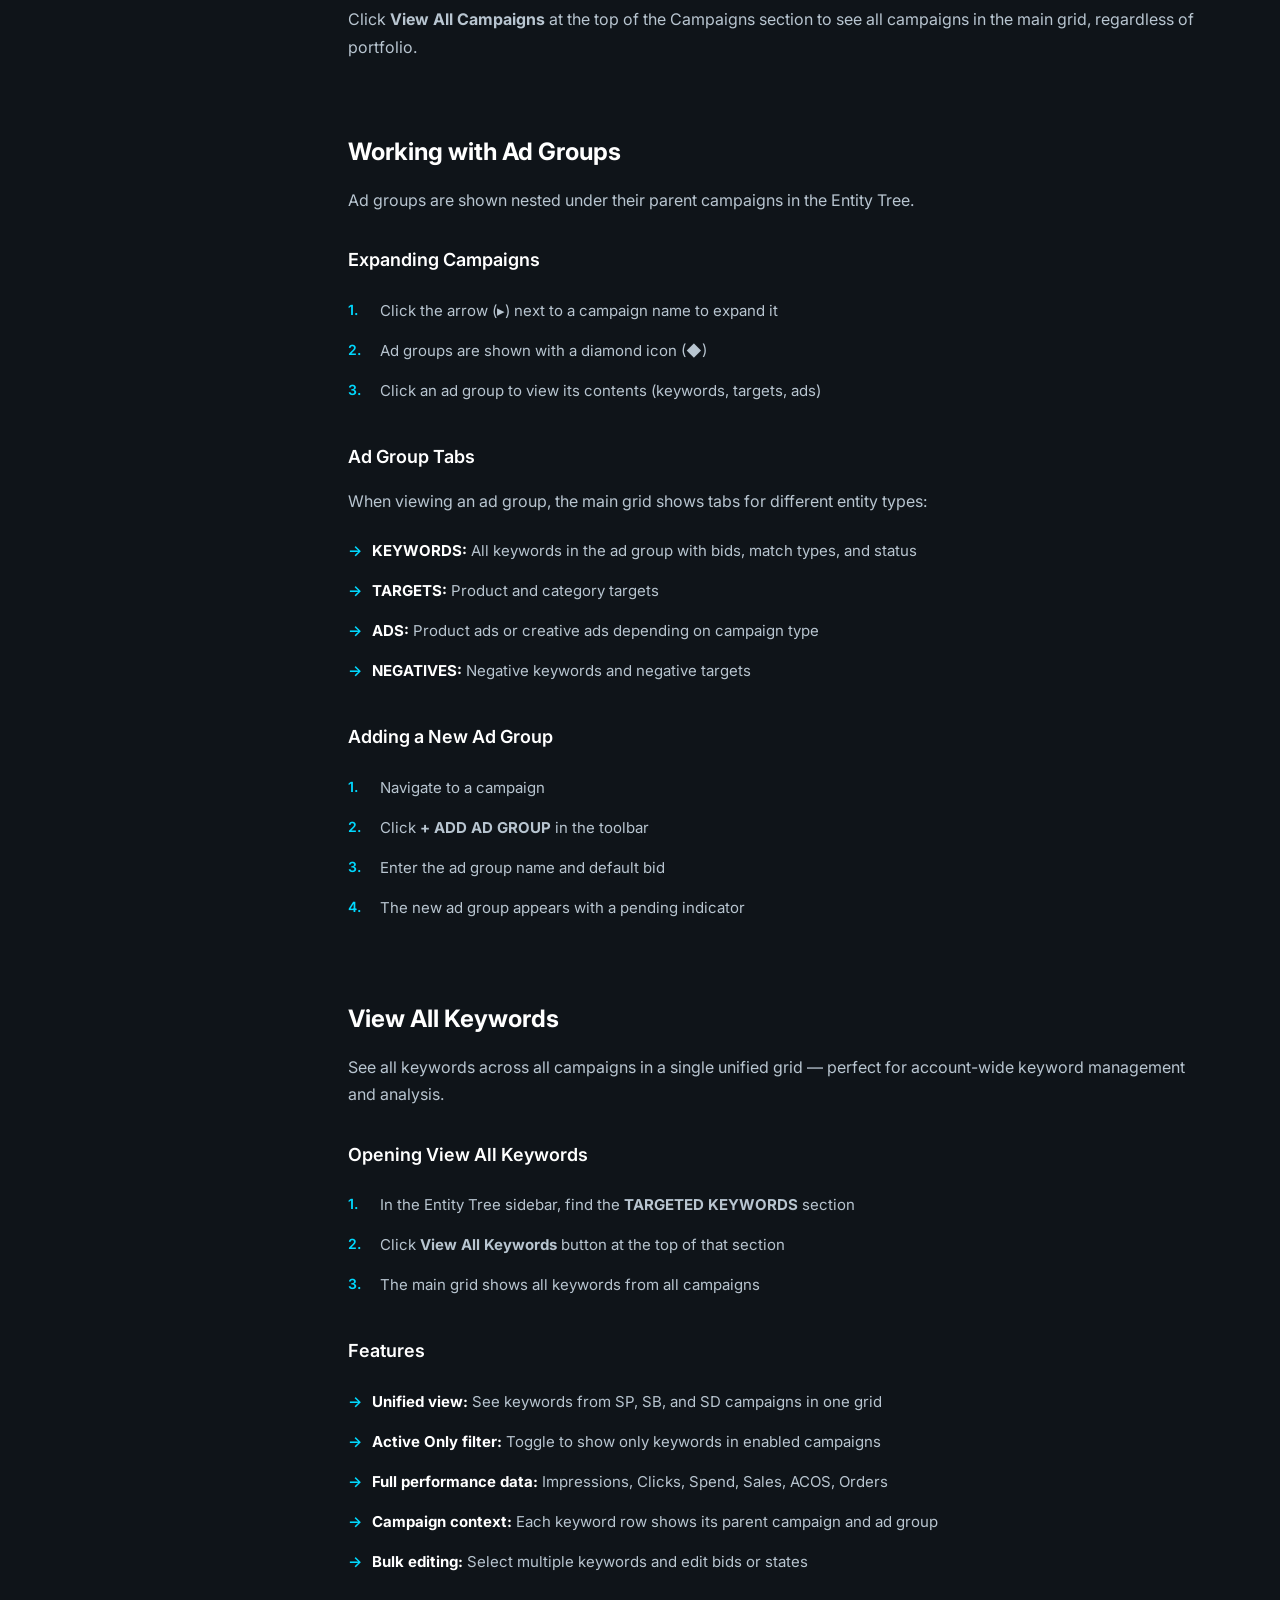
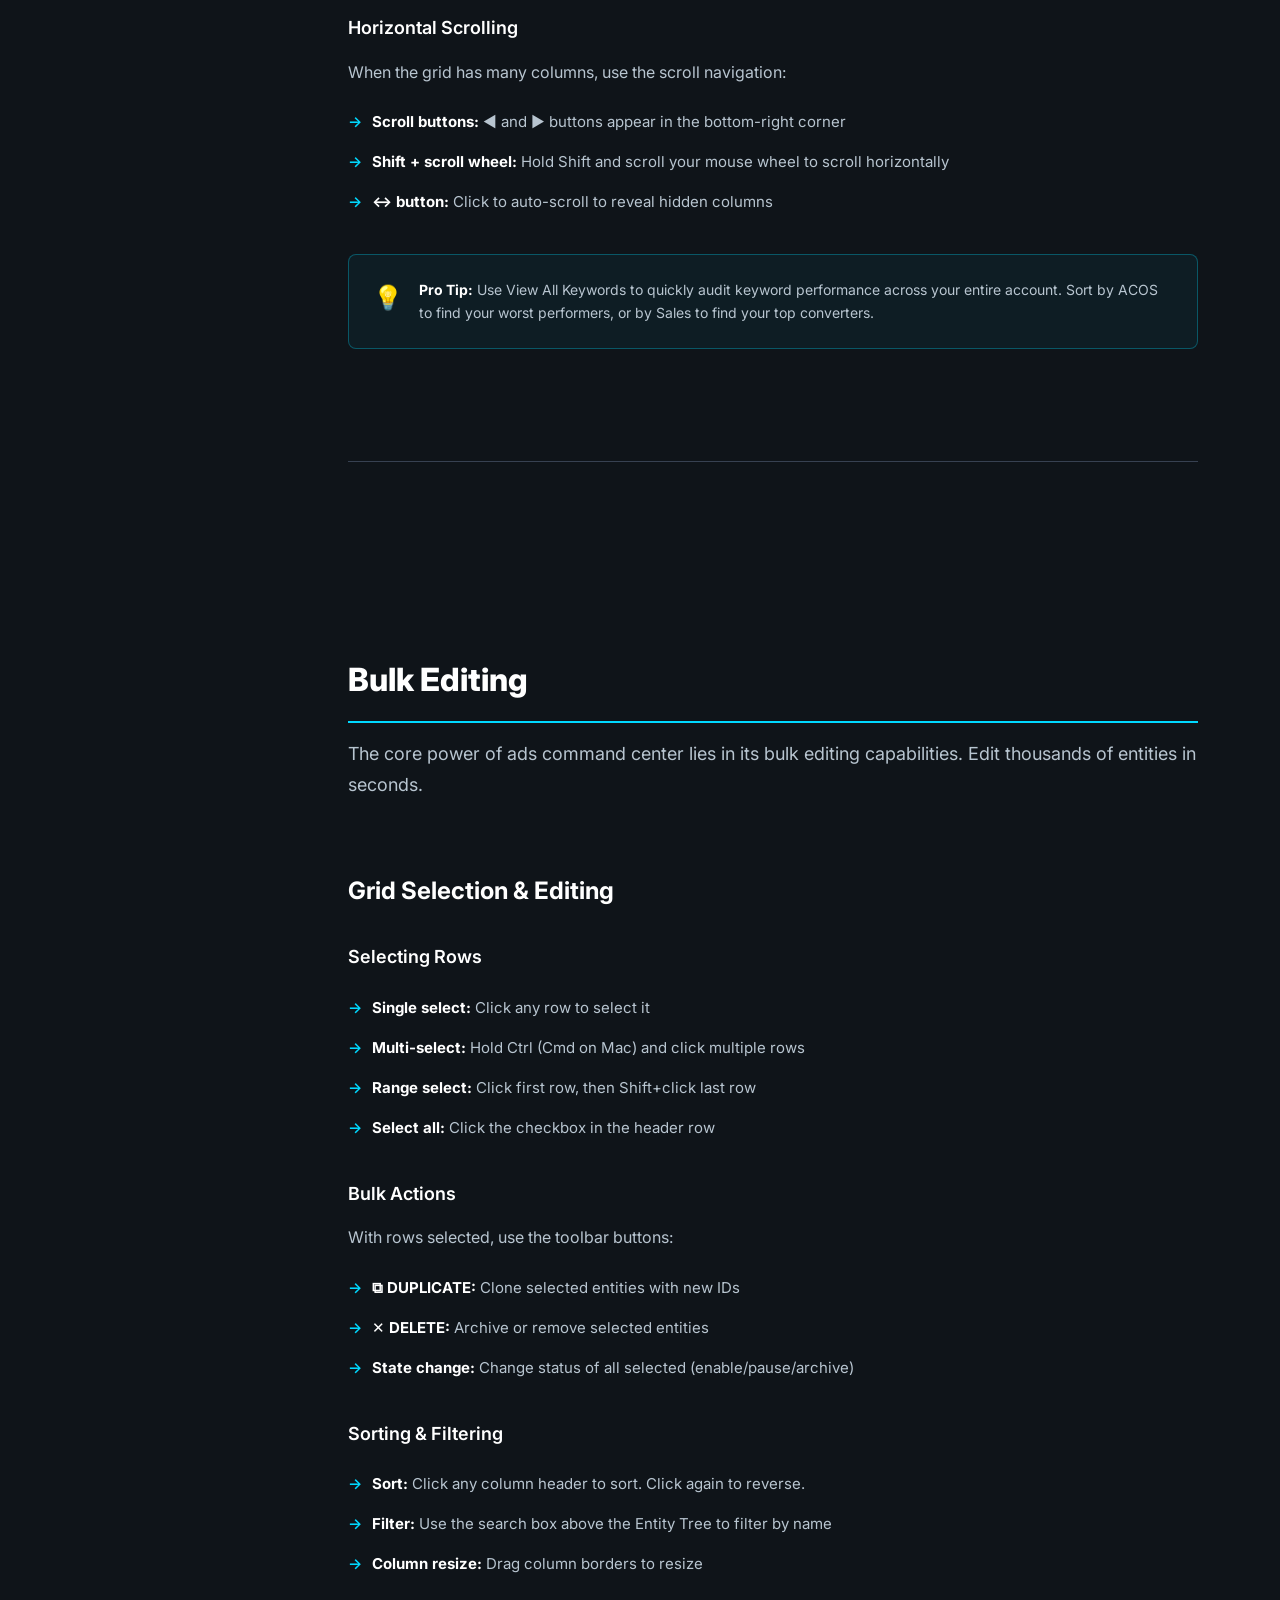
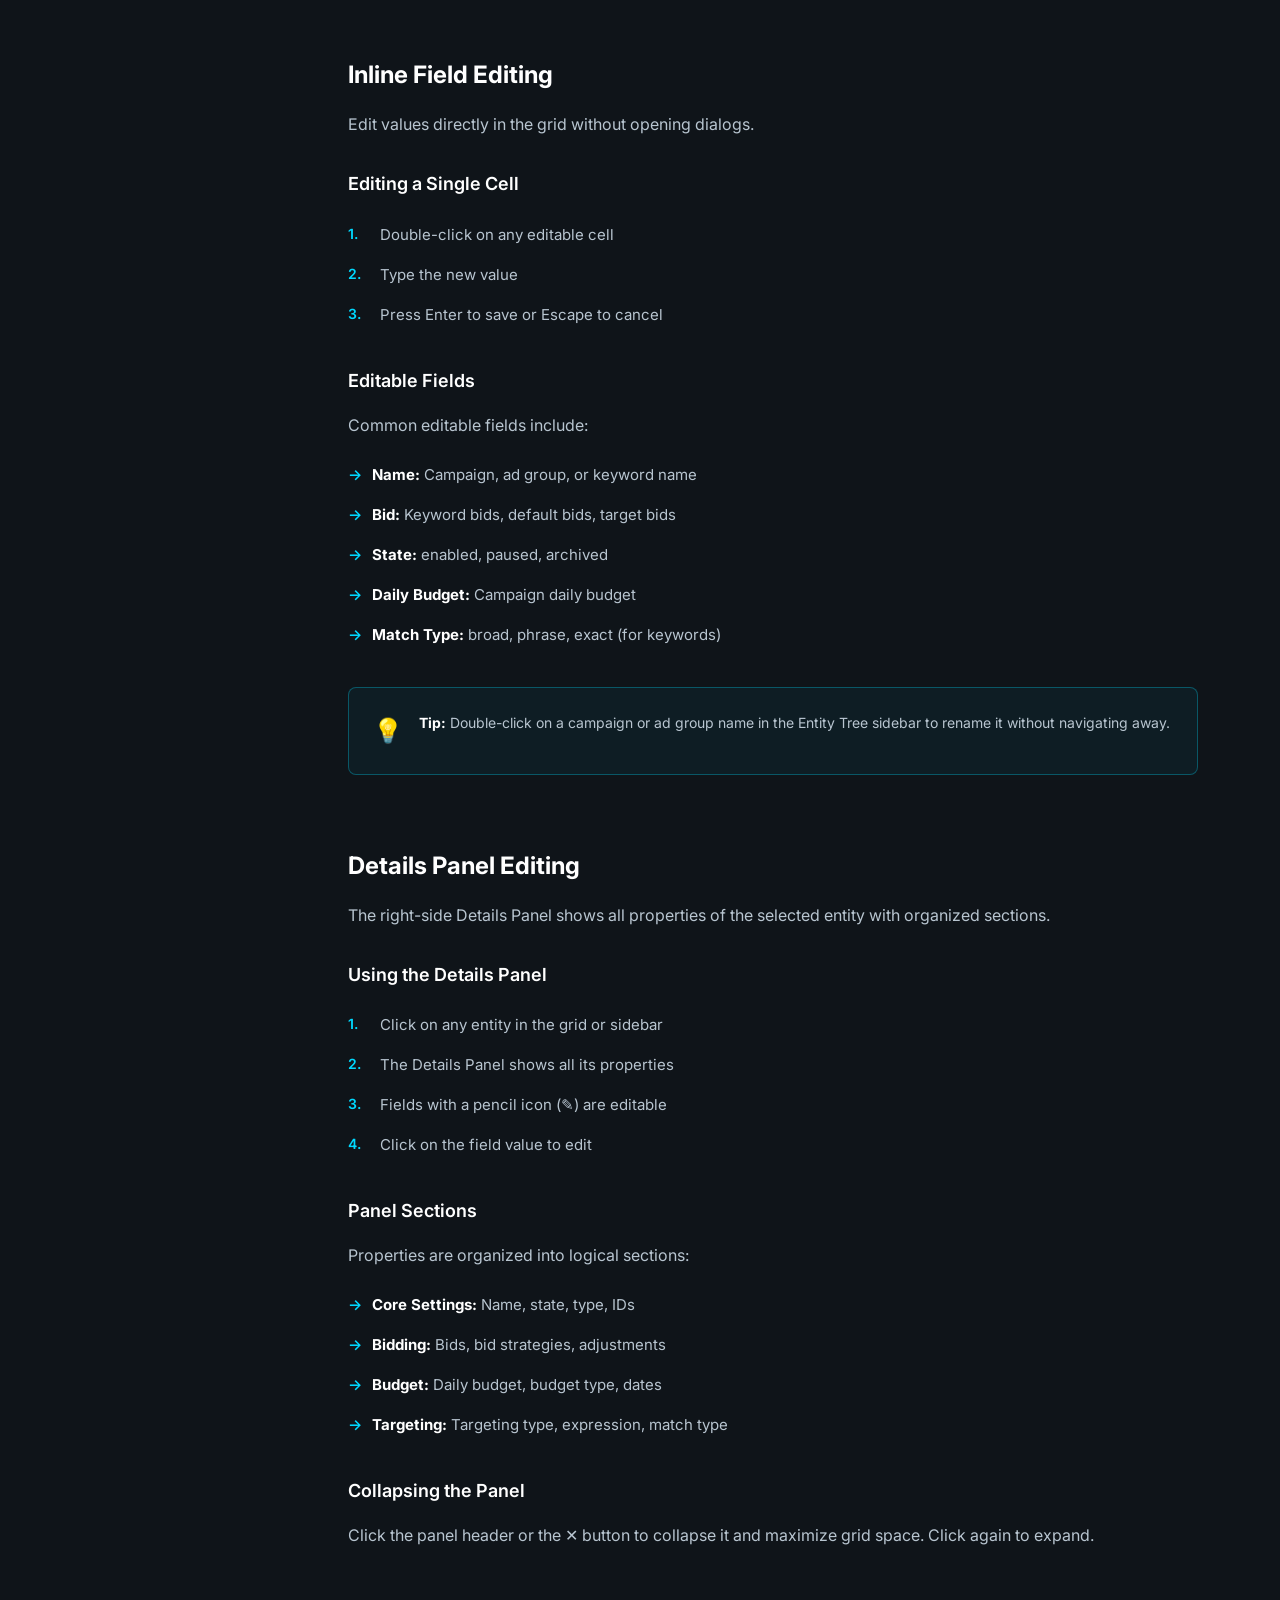
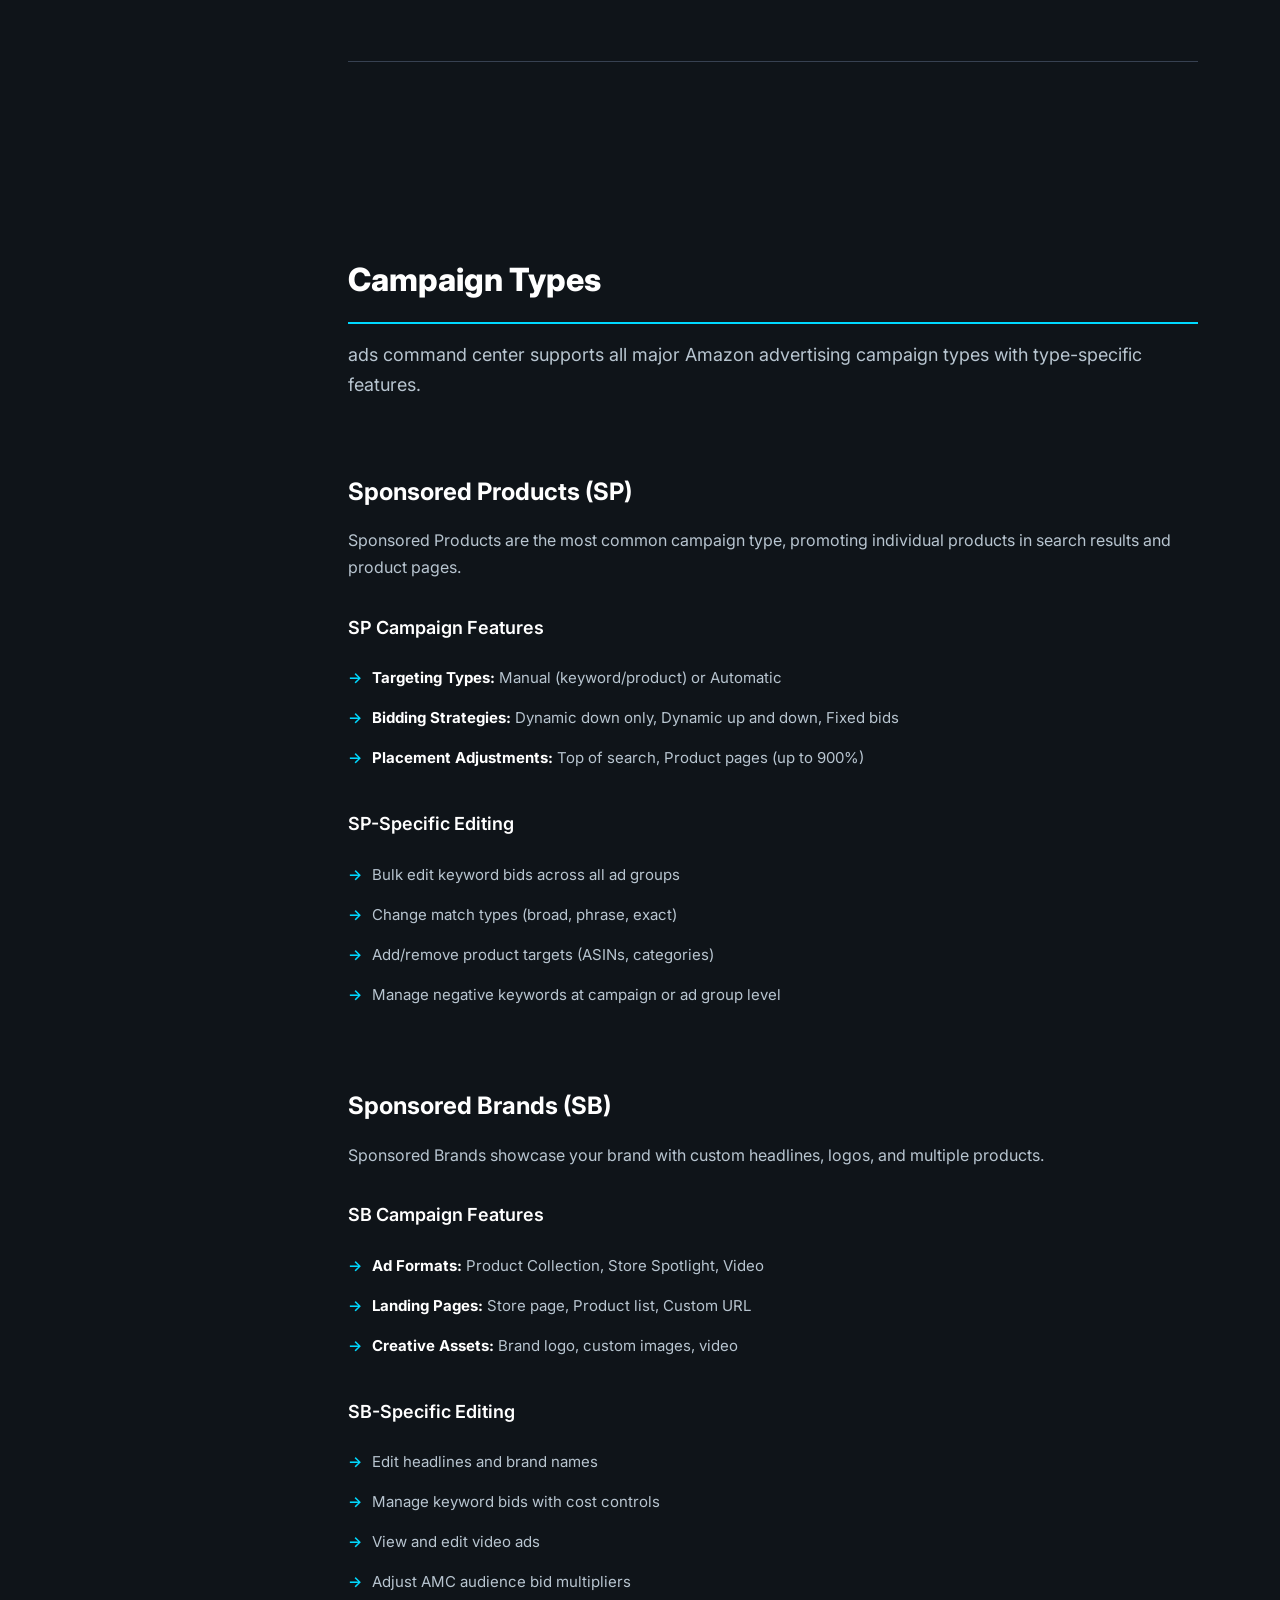
<file: guide.html>
<!DOCTYPE html>
<html lang="en">
<head>
    <meta charset="UTF-8">
    <meta name="viewport" content="width=device-width, initial-scale=1.0">
    <title>Complete Guide to ads command center | Amazon Ads Bulk Editor</title>
    <meta name="description" content="Learn how to use ads command center to bulk edit Amazon Sponsored Products campaigns. Step-by-step guide covering campaign management, keyword editing, bid optimization, and more.">
    <meta name="keywords" content="Amazon ads editor guide, bulk edit Amazon campaigns, Amazon PPC tutorial, Sponsored Products management, Amazon advertising tool guide, campaign bulk editing tutorial">

    <!-- Open Graph -->
    <meta property="og:type" content="article">
    <meta property="og:title" content="Complete Guide to ads command center | Amazon Ads Bulk Editor">
    <meta property="og:description" content="Step-by-step guide to bulk editing Amazon Sponsored Products campaigns. Learn campaign management, keyword editing, and advanced features.">
    <meta property="og:url" content="https://adscommandcenter.io/guide.html">
    <meta property="og:site_name" content="ads command center">
    <meta property="og:image" content="https://adscommandcenter.io/images/hero-main.png">

    <!-- Twitter Card -->
    <meta name="twitter:card" content="summary_large_image">
    <meta name="twitter:title" content="Complete Guide to ads command center">
    <meta name="twitter:description" content="Step-by-step guide to bulk editing Amazon Sponsored Products campaigns.">

    <!-- Canonical URL -->
    <link rel="canonical" href="https://adscommandcenter.io/guide.html">

    <!-- Structured Data - How-To Guide -->
    <script type="application/ld+json">
    {
      "@context": "https://schema.org",
      "@type": "HowTo",
      "name": "How to Use ads command center for Amazon Campaign Management",
      "description": "Complete guide to using ads command center for bulk editing Amazon Sponsored Products, Sponsored Brands, and Sponsored Display campaigns.",
      "image": "https://adscommandcenter.io/images/hero-main.png",
      "totalTime": "PT30M",
      "step": [
        {
          "@type": "HowToStep",
          "name": "Connect Your Amazon Account",
          "text": "Link your Amazon Advertising account securely via OAuth. Navigate to the connection button and authorize access.",
          "position": 1
        },
        {
          "@type": "HowToStep",
          "name": "Download Campaign Data",
          "text": "Click the Download button to pull all campaigns, ad groups, keywords, and targets to your local machine.",
          "position": 2
        },
        {
          "@type": "HowToStep",
          "name": "Navigate and Select Entities",
          "text": "Use the Entity Tree sidebar to browse portfolios, campaigns, and ad groups. Click to select and view details.",
          "position": 3
        },
        {
          "@type": "HowToStep",
          "name": "Bulk Edit with the Grid",
          "text": "Select multiple rows in the grid and edit fields like bids, status, and names. Changes are tracked automatically.",
          "position": 4
        },
        {
          "@type": "HowToStep",
          "name": "Review and Upload Changes",
          "text": "Review all pending changes in the Changes Panel. Revert individual edits or upload all changes to Amazon.",
          "position": 5
        }
      ]
    }
    </script>

    <!-- Structured Data - Article -->
    <script type="application/ld+json">
    {
      "@context": "https://schema.org",
      "@type": "Article",
      "headline": "Complete Guide to ads command center",
      "description": "Learn how to use ads command center to bulk edit Amazon Sponsored Products campaigns efficiently.",
      "author": {
        "@type": "Organization",
        "name": "Ads Command Center LLC"
      },
      "publisher": {
        "@type": "Organization",
        "name": "Ads Command Center LLC",
        "logo": {
          "@type": "ImageObject",
          "url": "https://adscommandcenter.io/images/hero-main.png"
        }
      },
      "datePublished": "2025-01-01",
      "dateModified": "2026-01-02"
    }
    </script>

    <!-- Fonts -->
    <link rel="preconnect" href="https://fonts.googleapis.com">
    <link rel="preconnect" href="https://fonts.gstatic.com" crossorigin>
    <link href="https://fonts.googleapis.com/css2?family=JetBrains+Mono:wght@400;500;600;700&family=Inter:wght@300;400;500;600;700;800&display=swap" rel="stylesheet">

    <!-- Favicon -->
    <link rel="icon" type="image/svg+xml" href="/favicon.svg">
    <link rel="icon" type="image/png" sizes="32x32" href="/favicon-32x32.png">
    <link rel="icon" type="image/png" sizes="16x16" href="/favicon-16x16.png">
    <link rel="apple-touch-icon" sizes="180x180" href="/apple-touch-icon.png">
    <link rel="shortcut icon" href="/favicon.ico">
    <link rel="manifest" href="/site.webmanifest">

    <link rel="stylesheet" href="css/styles.css">
    <link rel="stylesheet" href="css/guide.css">
</head>
<body>
    <!-- Navigation -->
    <nav class="navbar">
        <div class="container">
            <a href="/" class="nav-brand">
                <span class="logo-icon">⚡</span>
                <span class="logo-text">ads command center</span>
            </a>
            <div class="nav-links">
                <a href="/#features">Features</a>
                <a href="/guide.html" class="active">Guide</a>
                <a href="/#pricing">Pricing</a>
                <a href="/#waitlist" class="btn-primary-nav">Join Waitlist</a>
            </div>
            <button class="mobile-menu-btn" id="mobileMenuBtn">
                <span></span>
                <span></span>
                <span></span>
            </button>
        </div>
    </nav>

    <!-- Guide Hero -->
    <section class="guide-hero">
        <div class="container">
            <div class="guide-hero-content">
                <h1 class="guide-title">Complete User Guide</h1>
                <p class="guide-subtitle">Everything you need to know to master Amazon campaign management with ads command center</p>
            </div>
        </div>
    </section>

    <!-- Problem Statement Section - SEO focused -->
    <section class="problem-section">
        <div class="container">
            <div class="problem-grid">
                <div class="problem-column pain">
                    <h2>The Bulk Sheet Nightmare</h2>
                    <ul class="pain-list">
                        <li><strong>Download, edit, upload, repeat</strong> — Amazon's bulk sheets force you into a tedious 3-step loop for every single change</li>
                        <li><strong>One mistake breaks everything</strong> — A wrong column header, a malformed ID, or an extra comma corrupts the entire upload</li>
                        <li><strong>No visual hierarchy</strong> — Staring at 50 columns and thousands of rows trying to find what you need is exhausting</li>
                        <li><strong>Campaign types require different sheets</strong> — SP, SB, and SD each have their own bulk sheet format with different columns</li>
                        <li><strong>No undo button</strong> — Upload the wrong file? Hope you saved a backup. Amazon doesn't let you revert.</li>
                        <li><strong>IDs everywhere, names nowhere</strong> — Bulk sheets reference campaigns by cryptic IDs, not the names you actually recognize</li>
                        <li><strong>Cross-account management is impossible</strong> — Want to copy a campaign structure to another marketplace? Good luck recreating it manually.</li>
                        <li><strong>No context while editing</strong> — You can't see the campaign hierarchy, parent ad groups, or related entities while making changes</li>
                    </ul>
                </div>
                <div class="problem-column solution">
                    <h2>The ads command center Way</h2>
                    <ul class="solution-list">
                        <li><strong>Edit directly, see changes instantly</strong> — Click on any field and change it. No downloads, no uploads, no waiting.</li>
                        <li><strong>Visual campaign hierarchy</strong> — See portfolios, campaigns, and ad groups in a tree structure that actually makes sense</li>
                        <li><strong>All campaign types, one interface</strong> — SP, SB, SD, and STV campaigns all work the same way. No format switching.</li>
                        <li><strong>Full undo/redo support</strong> — Made a mistake? Ctrl+Z. Review all pending changes before uploading anything.</li>
                        <li><strong>Names you recognize</strong> — Work with campaign names, not IDs. The grid shows you what you need to know.</li>
                        <li><strong>Cross-account copy tool</strong> — Clone entire campaign structures across profiles or marketplaces with currency conversion built-in</li>
                        <li><strong>Context everywhere</strong> — Select a keyword and see which ad group and campaign it belongs to. Navigate instantly.</li>
                        <li><strong>Bulk select and edit</strong> — Change 500 keyword bids in one action. Multi-select with Shift+Click or Ctrl+Click.</li>
                    </ul>
                </div>
            </div>

            <div class="seo-callout">
                <h3>Stop Fighting Spreadsheets. Start Managing Campaigns.</h3>
                <p>ads command center replaces the tedious bulk sheet workflow with a visual editor designed for Amazon PPC managers. Import your campaigns once, then edit them like a native desktop app — with full offline support and smart change tracking.</p>
                <a href="/#waitlist" class="btn-primary">Join the Waitlist →</a>
            </div>
        </div>
    </section>

    <!-- Table of Contents -->
    <section class="toc-section">
        <div class="container">
            <div class="toc-wrapper">
                <h2 class="toc-title">Table of Contents</h2>
                <nav class="toc-nav">
                    <ol class="toc-list">
                        <li><a href="#getting-started">Getting Started</a>
                            <ol>
                                <li><a href="#connecting-account">Connecting Your Amazon Account</a></li>
                                <li><a href="#interface-overview">Interface Overview</a></li>
                                <li><a href="#downloading-data">Downloading Campaign Data</a></li>
                                <li><a href="#importing-data">Importing from Bulk Sheet / CSV</a></li>
                            </ol>
                        </li>
                        <li><a href="#navigation">Navigation & Entity Tree</a>
                            <ol>
                                <li><a href="#portfolios">Managing Portfolios</a></li>
                                <li><a href="#campaigns">Browsing Campaigns</a></li>
                                <li><a href="#ad-groups">Working with Ad Groups</a></li>
                                <li><a href="#view-all-keywords">View All Keywords</a></li>
                            </ol>
                        </li>
                        <li><a href="#editing">Bulk Editing</a>
                            <ol>
                                <li><a href="#grid-editing">Grid Selection & Editing</a></li>
                                <li><a href="#inline-editing">Inline Field Editing</a></li>
                                <li><a href="#details-panel">Details Panel Editing</a></li>
                            </ol>
                        </li>
                        <li><a href="#campaign-types">Campaign Types</a>
                            <ol>
                                <li><a href="#sponsored-products">Sponsored Products (SP)</a></li>
                                <li><a href="#sponsored-brands">Sponsored Brands (SB)</a></li>
                                <li><a href="#sponsored-display">Sponsored Display (SD)</a></li>
                                <li><a href="#streaming-tv">Streaming TV (STV)</a></li>
                            </ol>
                        </li>
                        <li><a href="#tools">Productivity Tools</a>
                            <ol>
                                <li><a href="#naming-assistant">Naming Assistant</a></li>
                                <li><a href="#account-copy">Account Copy Tool</a></li>
                                <li><a href="#rufus-analyzer">Rufus Readiness Analyzer</a></li>
                                <li><a href="#duplicate-clone">Duplicate & Clone</a></li>
                            </ol>
                        </li>
                        <li><a href="#changes">Managing Changes</a>
                            <ol>
                                <li><a href="#pending-changes">Pending Changes Panel</a></li>
                                <li><a href="#reverting">Reverting Changes</a></li>
                                <li><a href="#uploading">Uploading to Amazon</a></li>
                            </ol>
                        </li>
                        <li><a href="#reporting">Reporting & Performance</a>
                            <ol>
                                <li><a href="#performance-dashboard">Performance Dashboard</a></li>
                                <li><a href="#analytics-dashboard">Analytics Dashboard</a></li>
                                <li><a href="#date-range">Date Range Selection</a></li>
                                <li><a href="#search-term-miner">Search Term Miner</a></li>
                                <li><a href="#ai-suggestions">AI Keyword Suggestions</a></li>
                            </ol>
                        </li>
                        <li><a href="#advanced">Advanced Features</a>
                            <ol>
                                <li><a href="#audiences">Audiences & Targeting</a></li>
                                <li><a href="#revive-archived">Reviving Archived Campaigns</a></li>
                                <li><a href="#keyboard-shortcuts">Keyboard Shortcuts</a></li>
                            </ol>
                        </li>
                    </ol>
                </nav>
            </div>
        </div>
    </section>

    <!-- Main Guide Content -->
    <main class="guide-content">
        <div class="container">
            <div class="guide-layout">
                <!-- Sticky sidebar for desktop -->
                <aside class="guide-sidebar" id="guideSidebar">
                    <div class="sidebar-sticky">
                        <h3>On This Page</h3>
                        <ul class="sidebar-links" id="sidebarLinks">
                            <!-- Populated by JS -->
                        </ul>
                    </div>
                </aside>

                <!-- Main content -->
                <article class="guide-main">

                    <!-- Getting Started -->
                    <section id="getting-started" class="guide-section">
                        <h2>Getting Started</h2>
                        <p class="section-intro">Get up and running with ads command center in minutes. This section covers the initial setup and basic interface orientation.</p>

                        <div id="connecting-account" class="guide-subsection">
                            <h3>Connecting Your Amazon Account</h3>
                            <p>To use ads command center, you'll need to connect your Amazon Advertising account. This is done securely through Amazon's official OAuth system.</p>

                            <div class="steps-container">
                                <div class="step-item">
                                    <div class="step-number">1</div>
                                    <div class="step-content">
                                        <h4>Click the Connection Status</h4>
                                        <p>In the top header bar, you'll see a connection indicator showing "DISCONNECTED" or "CONNECTED". Click on this area to open the connection dialog.</p>
                                    </div>
                                </div>
                                <div class="step-item">
                                    <div class="step-number">2</div>
                                    <div class="step-content">
                                        <h4>Authorize with Amazon</h4>
                                        <p>A browser window will open to Amazon's login page. Sign in with your Amazon Advertising credentials and authorize ads command center to access your campaigns.</p>
                                    </div>
                                </div>
                                <div class="step-item">
                                    <div class="step-number">3</div>
                                    <div class="step-content">
                                        <h4>Select Your Profile</h4>
                                        <p>After authorization, click on the profile dropdown (showing your account name) to select which advertising profile you want to work with. You may have multiple profiles for different marketplaces or accounts.</p>
                                    </div>
                                </div>
                            </div>

                            <div class="tip-box">
                                <div class="tip-icon">💡</div>
                                <div class="tip-content">
                                    <strong>Tip:</strong> ads command center supports multiple regions including NA (US, CA, MX, BR), EU (UK, DE, FR, IT, ES, NL, SE, PL, BE), and FE (JP, AU, SG, IN).
                                </div>
                            </div>
                        </div>

                        <div id="interface-overview" class="guide-subsection">
                            <h3>Interface Overview</h3>
                            <p>The ads command center interface is divided into several key areas designed for efficient campaign management:</p>

                            <div class="interface-diagram">
                                <div class="interface-area">
                                    <span class="area-label">Header Bar</span>
                                    <p>Contains the logo, profile selector, connection status, pending changes counter, and action buttons (Download/Upload).</p>
                                </div>
                                <div class="interface-area">
                                    <span class="area-label">Entity Tree (Left Sidebar)</span>
                                    <p>Hierarchical navigation through Portfolios, Campaigns, Audiences, Advertised Products, and Targeted Keywords.</p>
                                </div>
                                <div class="interface-area">
                                    <span class="area-label">Main Grid (Center)</span>
                                    <p>Data grid showing entities based on your current selection. Supports sorting, filtering, multi-select, and inline editing.</p>
                                </div>
                                <div class="interface-area">
                                    <span class="area-label">Details Panel (Right)</span>
                                    <p>Shows detailed information and editable fields for the selected entity. Collapsible to maximize grid space.</p>
                                </div>
                                <div class="interface-area">
                                    <span class="area-label">Pending Changes (Bottom)</span>
                                    <p>Expandable panel showing all uncommitted changes. Review, revert, or upload changes from here.</p>
                                </div>
                            </div>
                        </div>

                        <div id="downloading-data" class="guide-subsection">
                            <h3>Downloading Campaign Data</h3>
                            <p>Before you can edit campaigns, you need to download your data from Amazon.</p>

                            <div class="steps-container">
                                <div class="step-item">
                                    <div class="step-number">1</div>
                                    <div class="step-content">
                                        <h4>Click the Download Button</h4>
                                        <p>Located in the top-right header, the <strong>↓ DOWNLOAD</strong> button initiates a full data sync from Amazon.</p>
                                    </div>
                                </div>
                                <div class="step-item">
                                    <div class="step-number">2</div>
                                    <div class="step-content">
                                        <h4>Wait for Sync to Complete</h4>
                                        <p>The app will fetch all campaigns, ad groups, keywords, product ads, and targeting data. Progress is shown in the header. This typically takes 10-60 seconds depending on account size.</p>
                                    </div>
                                </div>
                                <div class="step-item">
                                    <div class="step-number">3</div>
                                    <div class="step-content">
                                        <h4>Data is Stored Locally</h4>
                                        <p>Once downloaded, all data is stored on your computer. You can work offline and changes are tracked until you upload them.</p>
                                    </div>
                                </div>
                            </div>

                            <div class="warning-box">
                                <div class="warning-icon">⚠️</div>
                                <div class="warning-content">
                                    <strong>Important:</strong> Downloading will refresh your local data. Any pending changes will be preserved, but if you've made changes to entities that were also modified in Amazon, you'll see the Amazon version.
                                </div>
                            </div>
                        </div>

                        <div id="importing-data" class="guide-subsection">
                            <h3>Importing from Bulk Sheet / CSV</h3>
                            <p>Already have an Amazon bulk sheet export? Import it directly instead of downloading from the API.</p>

                            <h4>Opening the Import Tool</h4>
                            <ol class="numbered-list">
                                <li>Click <strong>TOOLS</strong> in the header</li>
                                <li>Select <strong>Import CSV / Bulk Sheet</strong></li>
                                <li>The import dialog opens with file selection</li>
                            </ol>

                            <h4>Supported File Formats</h4>
                            <ul class="feature-list">
                                <li><strong>Amazon Bulk Sheets (.xlsx):</strong> Direct exports from Amazon Advertising Console</li>
                                <li><strong>CSV Files (.csv):</strong> Comma or tab-separated data files</li>
                                <li><strong>Excel Files (.xls, .xlsx):</strong> Standard spreadsheet files</li>
                            </ul>

                            <h4>What Gets Imported</h4>
                            <p>The import tool automatically detects and categorizes all entity types from your bulk sheet:</p>
                            <ul class="feature-list">
                                <li><strong>Campaigns:</strong> SP, SB, and SD campaigns with all settings</li>
                                <li><strong>Ad Groups:</strong> Ad groups with bids and states</li>
                                <li><strong>Keywords:</strong> Keywords with bids and match types</li>
                                <li><strong>Product Ads:</strong> ASINs/SKUs for SP campaigns</li>
                                <li><strong>Product Targets:</strong> ASIN and category targeting</li>
                                <li><strong>Negative Keywords:</strong> Both ad group and campaign level</li>
                                <li><strong>SB Ads:</strong> Product Collection, Video, and Store Spotlight ads</li>
                            </ul>

                            <h4>Import Process</h4>
                            <ol class="numbered-list">
                                <li>Click <strong>Browse for File</strong> and select your bulk sheet</li>
                                <li>The tool analyzes the file and shows detected entities</li>
                                <li>Use checkboxes to select which entity types to import</li>
                                <li>Click <strong>Import Selected</strong> to load the data</li>
                            </ol>

                            <h4>Deduplication</h4>
                            <p>The import tool automatically skips entities that already exist in the app (matched by ID). This prevents duplicate campaigns when importing updated bulk sheets.</p>

                            <div class="tip-box">
                                <div class="tip-icon">💡</div>
                                <div class="tip-content">
                                    <strong>Pro Tip:</strong> Use bulk sheet import to quickly load an existing account structure, then use the app to make edits more efficiently than working in spreadsheets. Changes can be uploaded directly to Amazon.
                                </div>
                            </div>
                        </div>
                    </section>

                    <!-- Navigation -->
                    <section id="navigation" class="guide-section">
                        <h2>Navigation & Entity Tree</h2>
                        <p class="section-intro">The Entity Tree sidebar is your primary navigation tool. It provides a hierarchical view of all your advertising entities.</p>

                        <div id="portfolios" class="guide-subsection">
                            <h3>Managing Portfolios</h3>
                            <p>Portfolios are containers for organizing campaigns by theme, product line, or any grouping that makes sense for your business.</p>

                            <h4>Viewing Portfolios</h4>
                            <ol class="numbered-list">
                                <li>Click the <strong>PORTFOLIOS</strong> section header in the Entity Tree to expand it</li>
                                <li>You'll see all portfolios with their names and a count of contained campaigns</li>
                                <li>Click on any portfolio to view its campaigns in the main grid</li>
                            </ol>

                            <h4>Creating a New Portfolio</h4>
                            <ol class="numbered-list">
                                <li>Expand the PORTFOLIOS section</li>
                                <li>Click <strong>+ Create Portfolio</strong></li>
                                <li>Enter a name for your portfolio</li>
                                <li>The portfolio is created and synced on next upload</li>
                            </ol>

                            <h4>Assigning Campaigns to Portfolios</h4>
                            <p>You can assign campaigns to portfolios using drag-and-drop:</p>
                            <ol class="numbered-list">
                                <li>Expand both PORTFOLIOS and CAMPAIGNS sections</li>
                                <li>Click and drag a campaign from the Campaigns list</li>
                                <li>Drop it onto the target portfolio</li>
                                <li>A notification confirms the assignment</li>
                            </ol>

                            <h4>Editing Portfolio Budget</h4>
                            <ol class="numbered-list">
                                <li>Click on a portfolio to select it</li>
                                <li>Click the <strong>Edit Portfolio</strong> button in the header or Details Panel</li>
                                <li>The Portfolio Settings modal opens with all budget options</li>
                            </ol>

                            <h4>Portfolio Budget Options</h4>
                            <p>Configure comprehensive budget controls for your portfolio:</p>
                            <ul class="feature-list">
                                <li><strong>Budget Cap:</strong> Set a maximum budget limit for all campaigns in the portfolio combined</li>
                                <li><strong>Budget Policy:</strong> Choose between Monthly Recurring or Date Range budgets</li>
                                <li><strong>Start/End Dates:</strong> Define the budget period (required for Date Range policy)</li>
                                <li><strong>Share Unspent Budget:</strong> Enable this option to automatically redistribute unused daily budget from paused or under-spending campaigns to active ones within the portfolio</li>
                            </ul>

                            <div class="tip-box">
                                <div class="tip-icon">💡</div>
                                <div class="tip-content">
                                    <strong>Pro Tip:</strong> The "Share Unspent Budget" feature maximizes your ad spend efficiency. When enabled, if one campaign under-spends its daily budget, that budget is automatically allocated to other campaigns in the portfolio.
                                </div>
                            </div>
                        </div>

                        <div id="campaigns" class="guide-subsection">
                            <h3>Browsing Campaigns</h3>
                            <p>The CAMPAIGNS section shows all your advertising campaigns organized by type.</p>

                            <h4>Filtering Campaigns</h4>
                            <p>Use the filter controls at the top of the Entity Tree:</p>
                            <ul class="feature-list">
                                <li><strong>Search Filter:</strong> Type in the search box to instantly filter campaigns by name. Matching campaigns are highlighted as you type.</li>
                                <li><strong>TYPE filters:</strong> SP (Sponsored Products), SB (Sponsored Brands), SD (Sponsored Display), STV (Streaming TV)</li>
                                <li><strong>SITE filters:</strong> Amazon (standard) or B2B (Amazon Business)</li>
                                <li><strong>Hide Archived:</strong> Toggle this option to hide archived campaigns from the sidebar, reducing clutter when managing active campaigns.</li>
                            </ul>

                            <h4>Campaign Health Indicators</h4>
                            <p>Campaigns show status indicators:</p>
                            <ul class="feature-list">
                                <li><span class="status-dot enabled">●</span> <strong>Green dot:</strong> Campaign is enabled and running</li>
                                <li><span class="status-dot paused">●</span> <strong>Yellow dot:</strong> Campaign is paused</li>
                                <li><span class="status-dot archived">●</span> <strong>Gray dot:</strong> Campaign is archived</li>
                                <li><span class="incomplete-badge">⚠️</span> <strong>Warning icon:</strong> Campaign is incomplete (missing ad groups, keywords, or ads)</li>
                            </ul>

                            <h4>View All Campaigns</h4>
                            <p>Click <strong>View All Campaigns</strong> at the top of the Campaigns section to see all campaigns in the main grid, regardless of portfolio.</p>
                        </div>

                        <div id="ad-groups" class="guide-subsection">
                            <h3>Working with Ad Groups</h3>
                            <p>Ad groups are shown nested under their parent campaigns in the Entity Tree.</p>

                            <h4>Expanding Campaigns</h4>
                            <ol class="numbered-list">
                                <li>Click the arrow (▸) next to a campaign name to expand it</li>
                                <li>Ad groups are shown with a diamond icon (◆)</li>
                                <li>Click an ad group to view its contents (keywords, targets, ads)</li>
                            </ol>

                            <h4>Ad Group Tabs</h4>
                            <p>When viewing an ad group, the main grid shows tabs for different entity types:</p>
                            <ul class="feature-list">
                                <li><strong>KEYWORDS:</strong> All keywords in the ad group with bids, match types, and status</li>
                                <li><strong>TARGETS:</strong> Product and category targets</li>
                                <li><strong>ADS:</strong> Product ads or creative ads depending on campaign type</li>
                                <li><strong>NEGATIVES:</strong> Negative keywords and negative targets</li>
                            </ul>

                            <h4>Adding a New Ad Group</h4>
                            <ol class="numbered-list">
                                <li>Navigate to a campaign</li>
                                <li>Click <strong>+ ADD AD GROUP</strong> in the toolbar</li>
                                <li>Enter the ad group name and default bid</li>
                                <li>The new ad group appears with a pending indicator</li>
                            </ol>
                        </div>

                        <div id="view-all-keywords" class="guide-subsection">
                            <h3>View All Keywords</h3>
                            <p>See all keywords across all campaigns in a single unified grid — perfect for account-wide keyword management and analysis.</p>

                            <h4>Opening View All Keywords</h4>
                            <ol class="numbered-list">
                                <li>In the Entity Tree sidebar, find the <strong>TARGETED KEYWORDS</strong> section</li>
                                <li>Click <strong>View All Keywords</strong> button at the top of that section</li>
                                <li>The main grid shows all keywords from all campaigns</li>
                            </ol>

                            <h4>Features</h4>
                            <ul class="feature-list">
                                <li><strong>Unified view:</strong> See keywords from SP, SB, and SD campaigns in one grid</li>
                                <li><strong>Active Only filter:</strong> Toggle to show only keywords in enabled campaigns</li>
                                <li><strong>Full performance data:</strong> Impressions, Clicks, Spend, Sales, ACOS, Orders</li>
                                <li><strong>Campaign context:</strong> Each keyword row shows its parent campaign and ad group</li>
                                <li><strong>Bulk editing:</strong> Select multiple keywords and edit bids or states</li>
                            </ul>

                            <h4>Horizontal Scrolling</h4>
                            <p>When the grid has many columns, use the scroll navigation:</p>
                            <ul class="feature-list">
                                <li><strong>Scroll buttons:</strong> ◀ and ▶ buttons appear in the bottom-right corner</li>
                                <li><strong>Shift + scroll wheel:</strong> Hold Shift and scroll your mouse wheel to scroll horizontally</li>
                                <li><strong>↔ button:</strong> Click to auto-scroll to reveal hidden columns</li>
                            </ul>

                            <div class="tip-box">
                                <div class="tip-icon">💡</div>
                                <div class="tip-content">
                                    <strong>Pro Tip:</strong> Use View All Keywords to quickly audit keyword performance across your entire account. Sort by ACOS to find your worst performers, or by Sales to find your top converters.
                                </div>
                            </div>
                        </div>
                    </section>

                    <!-- Editing -->
                    <section id="editing" class="guide-section">
                        <h2>Bulk Editing</h2>
                        <p class="section-intro">The core power of ads command center lies in its bulk editing capabilities. Edit thousands of entities in seconds.</p>

                        <div id="grid-editing" class="guide-subsection">
                            <h3>Grid Selection & Editing</h3>

                            <h4>Selecting Rows</h4>
                            <ul class="feature-list">
                                <li><strong>Single select:</strong> Click any row to select it</li>
                                <li><strong>Multi-select:</strong> Hold Ctrl (Cmd on Mac) and click multiple rows</li>
                                <li><strong>Range select:</strong> Click first row, then Shift+click last row</li>
                                <li><strong>Select all:</strong> Click the checkbox in the header row</li>
                            </ul>

                            <h4>Bulk Actions</h4>
                            <p>With rows selected, use the toolbar buttons:</p>
                            <ul class="feature-list">
                                <li><strong>⧉ DUPLICATE:</strong> Clone selected entities with new IDs</li>
                                <li><strong>✕ DELETE:</strong> Archive or remove selected entities</li>
                                <li><strong>State change:</strong> Change status of all selected (enable/pause/archive)</li>
                            </ul>

                            <h4>Sorting & Filtering</h4>
                            <ul class="feature-list">
                                <li><strong>Sort:</strong> Click any column header to sort. Click again to reverse.</li>
                                <li><strong>Filter:</strong> Use the search box above the Entity Tree to filter by name</li>
                                <li><strong>Column resize:</strong> Drag column borders to resize</li>
                            </ul>
                        </div>

                        <div id="inline-editing" class="guide-subsection">
                            <h3>Inline Field Editing</h3>
                            <p>Edit values directly in the grid without opening dialogs.</p>

                            <h4>Editing a Single Cell</h4>
                            <ol class="numbered-list">
                                <li>Double-click on any editable cell</li>
                                <li>Type the new value</li>
                                <li>Press Enter to save or Escape to cancel</li>
                            </ol>

                            <h4>Editable Fields</h4>
                            <p>Common editable fields include:</p>
                            <ul class="feature-list">
                                <li><strong>Name:</strong> Campaign, ad group, or keyword name</li>
                                <li><strong>Bid:</strong> Keyword bids, default bids, target bids</li>
                                <li><strong>State:</strong> enabled, paused, archived</li>
                                <li><strong>Daily Budget:</strong> Campaign daily budget</li>
                                <li><strong>Match Type:</strong> broad, phrase, exact (for keywords)</li>
                            </ul>

                            <div class="tip-box">
                                <div class="tip-icon">💡</div>
                                <div class="tip-content">
                                    <strong>Tip:</strong> Double-click on a campaign or ad group name in the Entity Tree sidebar to rename it without navigating away.
                                </div>
                            </div>
                        </div>

                        <div id="details-panel" class="guide-subsection">
                            <h3>Details Panel Editing</h3>
                            <p>The right-side Details Panel shows all properties of the selected entity with organized sections.</p>

                            <h4>Using the Details Panel</h4>
                            <ol class="numbered-list">
                                <li>Click on any entity in the grid or sidebar</li>
                                <li>The Details Panel shows all its properties</li>
                                <li>Fields with a pencil icon (✎) are editable</li>
                                <li>Click on the field value to edit</li>
                            </ol>

                            <h4>Panel Sections</h4>
                            <p>Properties are organized into logical sections:</p>
                            <ul class="feature-list">
                                <li><strong>Core Settings:</strong> Name, state, type, IDs</li>
                                <li><strong>Bidding:</strong> Bids, bid strategies, adjustments</li>
                                <li><strong>Budget:</strong> Daily budget, budget type, dates</li>
                                <li><strong>Targeting:</strong> Targeting type, expression, match type</li>
                            </ul>

                            <h4>Collapsing the Panel</h4>
                            <p>Click the panel header or the ✕ button to collapse it and maximize grid space. Click again to expand.</p>
                        </div>
                    </section>

                    <!-- Campaign Types -->
                    <section id="campaign-types" class="guide-section">
                        <h2>Campaign Types</h2>
                        <p class="section-intro">ads command center supports all major Amazon advertising campaign types with type-specific features.</p>

                        <div id="sponsored-products" class="guide-subsection">
                            <h3>Sponsored Products (SP)</h3>
                            <p>Sponsored Products are the most common campaign type, promoting individual products in search results and product pages.</p>

                            <h4>SP Campaign Features</h4>
                            <ul class="feature-list">
                                <li><strong>Targeting Types:</strong> Manual (keyword/product) or Automatic</li>
                                <li><strong>Bidding Strategies:</strong> Dynamic down only, Dynamic up and down, Fixed bids</li>
                                <li><strong>Placement Adjustments:</strong> Top of search, Product pages (up to 900%)</li>
                            </ul>

                            <h4>SP-Specific Editing</h4>
                            <ul class="feature-list">
                                <li>Bulk edit keyword bids across all ad groups</li>
                                <li>Change match types (broad, phrase, exact)</li>
                                <li>Add/remove product targets (ASINs, categories)</li>
                                <li>Manage negative keywords at campaign or ad group level</li>
                            </ul>
                        </div>

                        <div id="sponsored-brands" class="guide-subsection">
                            <h3>Sponsored Brands (SB)</h3>
                            <p>Sponsored Brands showcase your brand with custom headlines, logos, and multiple products.</p>

                            <h4>SB Campaign Features</h4>
                            <ul class="feature-list">
                                <li><strong>Ad Formats:</strong> Product Collection, Store Spotlight, Video</li>
                                <li><strong>Landing Pages:</strong> Store page, Product list, Custom URL</li>
                                <li><strong>Creative Assets:</strong> Brand logo, custom images, video</li>
                            </ul>

                            <h4>SB-Specific Editing</h4>
                            <ul class="feature-list">
                                <li>Edit headlines and brand names</li>
                                <li>Manage keyword bids with cost controls</li>
                                <li>View and edit video ads</li>
                                <li>Adjust AMC audience bid multipliers</li>
                            </ul>
                        </div>

                        <div id="sponsored-display" class="guide-subsection">
                            <h3>Sponsored Display (SD)</h3>
                            <p>Sponsored Display ads reach audiences on and off Amazon with automated and custom targeting.</p>

                            <h4>SD Campaign Features</h4>
                            <ul class="feature-list">
                                <li><strong>Targeting:</strong> Audiences, Contextual (products/categories), Remarketing</li>
                                <li><strong>Bidding:</strong> Optimize for page visits, conversions, or reach</li>
                                <li><strong>Creative Types:</strong> Custom images, video, auto-generated</li>
                            </ul>

                            <h4>SD-Specific Editing</h4>
                            <ul class="feature-list">
                                <li>Manage audience targets</li>
                                <li>Edit product and category targets</li>
                                <li>View and manage SD creatives</li>
                                <li>Adjust remarketing lookback windows</li>
                            </ul>
                        </div>

                        <div id="streaming-tv" class="guide-subsection">
                            <h3>Streaming TV (STV)</h3>
                            <p>Streaming TV ads appear on Fire TV, Prime Video, and other streaming platforms.</p>

                            <h4>STV Campaign Features</h4>
                            <ul class="feature-list">
                                <li><strong>Ad Format:</strong> Video ads (15-30 seconds)</li>
                                <li><strong>Targeting:</strong> In-market audiences, lifestyle, demographics</li>
                                <li><strong>Placements:</strong> Fire TV, Prime Video, Twitch</li>
                            </ul>

                            <h4>STV-Specific Editing</h4>
                            <ul class="feature-list">
                                <li>View video ad creatives</li>
                                <li>Manage audience targeting</li>
                                <li>Edit frequency caps</li>
                            </ul>
                        </div>
                    </section>

                    <!-- Tools -->
                    <section id="tools" class="guide-section">
                        <h2>Productivity Tools</h2>
                        <p class="section-intro">Built-in tools automate repetitive tasks and help maintain consistency across your campaigns.</p>

                        <div id="naming-assistant" class="guide-subsection">
                            <h3>Naming Assistant</h3>
                            <p>Create consistent campaign and ad group names using customizable templates.</p>

                            <h4>Opening the Naming Assistant</h4>
                            <ol class="numbered-list">
                                <li>Click <strong>TOOLS</strong> in the header</li>
                                <li>Select <strong>Naming Assistant</strong></li>
                                <li>The naming dialog opens with template options</li>
                            </ol>

                            <h4>Creating a Name Template</h4>
                            <p>Build templates using components like:</p>
                            <ul class="feature-list">
                                <li><strong>Brand:</strong> Your brand name</li>
                                <li><strong>ASIN:</strong> Product ASIN</li>
                                <li><strong>Type:</strong> SP, SB, SD, STV</li>
                                <li><strong>Targeting:</strong> Manual, Auto, Product Targeting</li>
                                <li><strong>Match Type:</strong> Broad, Phrase, Exact</li>
                                <li><strong>Custom Text:</strong> Any text you want to include</li>
                            </ul>

                            <h4>Applying Templates</h4>
                            <ol class="numbered-list">
                                <li>Arrange components by dragging them in order</li>
                                <li>Choose separator (hyphen, underscore, space)</li>
                                <li>Preview the generated name</li>
                                <li>Save template for reuse or apply directly</li>
                            </ol>
                        </div>

                        <div id="account-copy" class="guide-subsection">
                            <h3>Account Copy Tool</h3>
                            <p>Copy campaigns between Amazon profiles or marketplaces with structure intact.</p>

                            <h4>Opening Account Copy</h4>
                            <ol class="numbered-list">
                                <li>Click <strong>TOOLS</strong> in the header</li>
                                <li>Select <strong>Account Copy</strong></li>
                                <li>The 4-step wizard opens</li>
                            </ol>

                            <h4>Copy Wizard Steps</h4>
                            <div class="steps-container">
                                <div class="step-item">
                                    <div class="step-number">1</div>
                                    <div class="step-content">
                                        <h4>Select Source</h4>
                                        <p>Choose the source profile and campaigns to copy. You can select individual campaigns or all campaigns.</p>
                                    </div>
                                </div>
                                <div class="step-item">
                                    <div class="step-number">2</div>
                                    <div class="step-content">
                                        <h4>Select Destination</h4>
                                        <p>Choose the target profile. Can be same region or cross-region (NA to EU, etc.).</p>
                                    </div>
                                </div>
                                <div class="step-item">
                                    <div class="step-number">3</div>
                                    <div class="step-content">
                                        <h4>Configure Options</h4>
                                        <p>Set budget adjustments, currency conversion, name prefixes, and what to include (keywords, targets, ads).</p>
                                    </div>
                                </div>
                                <div class="step-item">
                                    <div class="step-number">4</div>
                                    <div class="step-content">
                                        <h4>Review & Execute</h4>
                                        <p>Preview what will be created, then stage changes for upload.</p>
                                    </div>
                                </div>
                            </div>

                            <div class="warning-box">
                                <div class="warning-icon">⚠️</div>
                                <div class="warning-content">
                                    <strong>Cross-Region Note:</strong> When copying across regions (e.g., UK to AU), ASINs may not exist in the target marketplace. You'll need to update ASINs after staging.
                                </div>
                            </div>

                            <h4>B2B Campaign Considerations</h4>
                            <p>When copying campaigns that include B2B (Amazon Business) targeting:</p>
                            <ul class="feature-list">
                                <li><strong>B2B targeting is preserved:</strong> SP and SB campaigns with B2B targeting will maintain their Amazon Business site restrictions</li>
                                <li><strong>Cross-region B2B:</strong> Amazon Business availability varies by marketplace. Verify the destination supports B2B before copying</li>
                                <li><strong>SD campaigns:</strong> Sponsored Display doesn't support campaign-level B2B — use audience targeting instead</li>
                            </ul>
                        </div>

                        <div id="duplicate-clone" class="guide-subsection">
                            <h3>Duplicate & Clone</h3>
                            <p>Quickly duplicate campaigns, ad groups, or other entities within the same account.</p>

                            <h4>Duplicating Entities</h4>
                            <ol class="numbered-list">
                                <li>Select one or more entities in the grid</li>
                                <li>Click <strong>⧉ DUPLICATE</strong> in the toolbar</li>
                                <li>New copies are created with "(Copy)" suffix</li>
                                <li>Edit the copies as needed</li>
                                <li>Upload to create them in Amazon</li>
                            </ol>

                            <h4>Duplicate to B2B (Amazon Business)</h4>
                            <p>Create B2B versions of your campaigns to target Amazon Business customers:</p>
                            <ol class="numbered-list">
                                <li>Right-click on an SP or SB campaign in the grid or sidebar</li>
                                <li>Select <strong>🏢 Duplicate to B2B</strong> from the context menu</li>
                                <li>A new campaign is created with "[B2B]" prefix and Amazon Business targeting enabled</li>
                                <li>All ad groups, keywords, targets, and ads are copied to the new campaign</li>
                                <li>Review and upload to create the B2B campaign in Amazon</li>
                            </ol>
                            <p>For bulk B2B duplication, select multiple SP/SB campaigns and use the bulk actions menu.</p>

                            <div class="tip-box">
                                <div class="tip-icon">💡</div>
                                <div class="tip-content">
                                    <strong>Note:</strong> B2B campaigns target Amazon Business customers (companies with business accounts). This feature is available for Sponsored Products (SP) and Sponsored Brands (SB) campaigns. Sponsored Display uses audience targeting for B2B instead.
                                </div>
                            </div>

                            <h4>Reviving Archived Campaigns</h4>
                            <p>Amazon doesn't allow un-archiving campaigns, but you can clone them:</p>
                            <ol class="numbered-list">
                                <li>Find the archived campaign in the Entity Tree (shown with gray status)</li>
                                <li>Click the warning icon or select the campaign</li>
                                <li>Click <strong>Revive Campaign</strong> in the details panel</li>
                                <li>A complete clone is created with all structure intact</li>
                            </ol>
                        </div>

                        <div id="rufus-analyzer" class="guide-subsection">
                            <h3>Rufus Readiness Analyzer</h3>
                            <p>Optimize your Amazon product listings for Rufus, Amazon's AI shopping assistant, and the COSMO knowledge graph algorithm.</p>

                            <h4>What is Rufus?</h4>
                            <p>Amazon Rufus is an AI shopping assistant that has already helped over 250 million customers discover products through conversational queries like "What's a good gift for a coffee lover?" or "I need running shoes for trail running." The COSMO knowledge graph powers how Amazon understands and connects products to customer intent.</p>

                            <h4>Opening the Analyzer</h4>
                            <ol class="numbered-list">
                                <li>Click <strong>Tools</strong> in the menu bar</li>
                                <li>Select <strong>Rufus Readiness Analyzer</strong></li>
                                <li>The analyzer opens in a modal window</li>
                            </ol>

                            <h4>Using the Analyzer</h4>
                            <ol class="numbered-list">
                                <li><strong>Enter your listing content:</strong>
                                    <ul>
                                        <li>Product Title</li>
                                        <li>Bullet Points (one per line)</li>
                                        <li>Description or A+ Content</li>
                                        <li>Backend Keywords (optional)</li>
                                    </ul>
                                </li>
                                <li><strong>Select your category:</strong> Choose the most specific sub-category for accurate analysis (e.g., "Coffee & Tea" rather than just "Grocery")</li>
                                <li><strong>Click Analyze:</strong> The tool evaluates your listing across four dimensions</li>
                            </ol>

                            <h4>Analysis Categories</h4>
                            <div class="feature-grid">
                                <div class="feature-item">
                                    <h5>Attributes (30%)</h5>
                                    <p>Detects structured attributes like dimensions, materials, and specifications that Rufus uses to answer specific customer questions.</p>
                                </div>
                                <div class="feature-item">
                                    <h5>Q&A Readiness (30%)</h5>
                                    <p>Tests whether your listing can answer common conversational questions customers ask Rufus in your category.</p>
                                </div>
                                <div class="feature-item">
                                    <h5>Completeness (20%)</h5>
                                    <p>Checks for category-specific required information and flags missing critical fields.</p>
                                </div>
                                <div class="feature-item">
                                    <h5>Clarity (20%)</h5>
                                    <p>Evaluates title format, keyword stuffing (which hurts trust score), and data consistency.</p>
                                </div>
                            </div>

                            <h4>Understanding Results</h4>
                            <p>After analysis, you'll see:</p>
                            <ul class="feature-list">
                                <li><strong>Overall Score:</strong> 0-100 with letter grade (A through F)</li>
                                <li><strong>Category Scores:</strong> Individual scores for each analysis dimension</li>
                                <li><strong>Recommendations:</strong> Prioritized actions (High, Medium, Low priority)</li>
                                <li><strong>Q&A Analysis:</strong> Questions your listing can and cannot answer</li>
                                <li><strong>Extracted Attributes:</strong> Table of detected product attributes</li>
                            </ul>

                            <div class="tip-box">
                                <div class="tip-icon">💡</div>
                                <div class="tip-content">
                                    <strong>2026 Best Practice:</strong> Amazon's COSMO algorithm now prioritizes semantic understanding over keyword matching. Focus on naturally describing your product's attributes and use cases rather than stuffing keywords.
                                </div>
                            </div>

                            <h4>Key Optimization Tips</h4>
                            <ul class="feature-list">
                                <li><strong>Fill backend attributes:</strong> Item Type Keyword, Intended Use, Material Composition, and Specific Uses are now more important than ever</li>
                                <li><strong>Use noun phrases:</strong> "BPA-free stainless steel water bottle for gym" beats "water bottle gym BPA free stainless steel"</li>
                                <li><strong>Avoid data conflicts:</strong> If your title says "3-Pack" but backend says quantity "1", Rufus may suppress your listing</li>
                                <li><strong>Answer the questions:</strong> Include information that lets you answer "What material is this?" and "What is this used for?"</li>
                            </ul>

                            <div class="warning-box">
                                <div class="warning-icon">⚠️</div>
                                <div class="warning-content">
                                    <strong>Offline Tool:</strong> This analyzer runs 100% locally in your browser. No data is sent to any server. Your listing content stays private.
                                </div>
                            </div>
                        </div>
                    </section>

                    <!-- Changes -->
                    <section id="changes" class="guide-section">
                        <h2>Managing Changes</h2>
                        <p class="section-intro">All edits are tracked locally before being uploaded to Amazon. This gives you full control and the ability to review everything before it goes live.</p>

                        <div id="pending-changes" class="guide-subsection">
                            <h3>Pending Changes Panel</h3>
                            <p>The Pending Changes panel at the bottom of the screen tracks all your modifications.</p>

                            <h4>Opening the Panel</h4>
                            <ol class="numbered-list">
                                <li>Look for <strong>⚡ PENDING CHANGES</strong> at the bottom</li>
                                <li>The number shows how many changes are queued</li>
                                <li>Click to expand and see all changes</li>
                            </ol>

                            <h4>Change Information</h4>
                            <p>Each change entry shows:</p>
                            <ul class="feature-list">
                                <li><strong>Operation:</strong> Create, Update, or Archive</li>
                                <li><strong>Entity Type:</strong> Campaign, Ad Group, Keyword, etc.</li>
                                <li><strong>Entity Name:</strong> What was changed</li>
                                <li><strong>Field:</strong> Which property was modified</li>
                                <li><strong>Old/New Values:</strong> Before and after values</li>
                            </ul>
                        </div>

                        <div id="reverting" class="guide-subsection">
                            <h3>Reverting Changes</h3>
                            <p>Made a mistake? Revert individual changes or clear everything.</p>

                            <h4>Revert Single Change</h4>
                            <ol class="numbered-list">
                                <li>Expand the Pending Changes panel</li>
                                <li>Find the change you want to undo</li>
                                <li>Click the <strong>↶ Revert</strong> button on that row</li>
                                <li>The entity reverts to its original value</li>
                            </ol>

                            <h4>Clear All Changes</h4>
                            <ol class="numbered-list">
                                <li>Click <strong>Clear All</strong> in the Pending Changes panel</li>
                                <li>Confirm the action</li>
                                <li>All pending changes are discarded</li>
                            </ol>

                            <div class="tip-box">
                                <div class="tip-icon">💡</div>
                                <div class="tip-content">
                                    <strong>Tip:</strong> Use Ctrl+Z (Cmd+Z on Mac) as a quick undo for the most recent change.
                                </div>
                            </div>
                        </div>

                        <div id="uploading" class="guide-subsection">
                            <h3>Uploading to Amazon</h3>
                            <p>When you're ready to apply your changes to Amazon, use the Upload function.</p>

                            <h4>Upload Process</h4>
                            <ol class="numbered-list">
                                <li>Review all pending changes in the panel</li>
                                <li>Click <strong>↑ UPLOAD</strong> in the header</li>
                                <li>A confirmation dialog shows what will be uploaded</li>
                                <li>Click <strong>Upload Changes</strong> to proceed</li>
                                <li>Progress is shown as changes are sent to Amazon</li>
                            </ol>

                            <h4>Upload Results</h4>
                            <p>After upload completes:</p>
                            <ul class="feature-list">
                                <li><strong>Success:</strong> Changes are cleared from pending and entities are updated with Amazon IDs</li>
                                <li><strong>Partial Success:</strong> Some changes succeeded, others show errors</li>
                                <li><strong>Failure:</strong> Error messages explain what went wrong</li>
                            </ul>

                            <div class="warning-box">
                                <div class="warning-icon">⚠️</div>
                                <div class="warning-content">
                                    <strong>Important:</strong> Amazon may take a few minutes to reflect changes in their interface. If you don't see changes immediately, wait and refresh.
                                </div>
                            </div>
                        </div>
                    </section>

                    <!-- Reporting & Performance -->
                    <section id="reporting" class="guide-section">
                        <h2>Reporting & Performance</h2>
                        <p class="section-intro">Track campaign performance with real-time metrics and powerful analysis tools. Performance data helps you make informed optimization decisions.</p>

                        <div id="performance-dashboard" class="guide-subsection">
                            <h3>Performance Dashboard</h3>
                            <p>View key metrics for all your campaigns directly in the main grid.</p>

                            <h4>Downloading Performance Data</h4>
                            <ol class="numbered-list">
                                <li>Click <strong>⬇ DOWNLOAD</strong> in the header</li>
                                <li>Campaign data is fetched along with performance metrics</li>
                                <li>Metrics include: Impressions, Clicks, CTR, Spend, CPC, Sales, ACOS, ROAS</li>
                            </ol>

                            <h4>Performance Columns</h4>
                            <p>The campaign grid displays these performance metrics:</p>
                            <ul class="feature-list">
                                <li><strong>Impressions:</strong> Number of times your ads were displayed</li>
                                <li><strong>Clicks:</strong> Number of clicks on your ads</li>
                                <li><strong>CTR:</strong> Click-through rate (Clicks ÷ Impressions)</li>
                                <li><strong>Spend:</strong> Total ad spend for the period</li>
                                <li><strong>CPC:</strong> Cost per click (Spend ÷ Clicks)</li>
                                <li><strong>Sales:</strong> Attributed sales from ad clicks</li>
                                <li><strong>ACOS:</strong> Advertising Cost of Sale (Spend ÷ Sales)</li>
                                <li><strong>ROAS:</strong> Return on Ad Spend (Sales ÷ Spend)</li>
                            </ul>
                        </div>

                        <div id="analytics-dashboard" class="guide-subsection">
                            <h3>Analytics Dashboard</h3>
                            <p>The Analytics Dashboard provides visual performance charts with dual-axis support for comparing metrics across all your advertising tactics.</p>

                            <h4>Opening the Analytics Dashboard</h4>
                            <ol class="numbered-list">
                                <li>Click the <strong>chart icon (📊)</strong> in the header bar</li>
                                <li>The Analytics panel slides out from the right side</li>
                                <li>Performance data loads automatically if you've already downloaded</li>
                            </ol>

                            <h4>Dashboard Features</h4>
                            <ul class="feature-list">
                                <li><strong>Dual-axis charts:</strong> Compare two metrics simultaneously — the first metric shows as lines, the second as bars</li>
                                <li><strong>Metric selectors:</strong> Choose from IMP, CLK, SPEND, SALES, ACOS, ROAS (select up to 2)</li>
                                <li><strong>Date range buttons:</strong> Quick selection for 7, 14, 30, or 60 days</li>
                                <li><strong>Tactic toggles:</strong> Show/hide performance by type: ALL, SP, SB, SD, STV</li>
                                <li><strong>Summary cards:</strong> View totals for each ad type with key metrics</li>
                            </ul>

                            <h4>Using Dual-Axis Charts</h4>
                            <ol class="numbered-list">
                                <li>Click a metric button (e.g., SPEND) — it becomes the primary metric shown as lines</li>
                                <li>Click a second metric (e.g., SALES) — it becomes the secondary metric shown as bars</li>
                                <li>The left axis shows the primary metric scale, the right axis shows the secondary</li>
                                <li>Click an active metric to deselect it</li>
                            </ol>

                            <h4>Tactic Color Legend</h4>
                            <ul class="feature-list">
                                <li><span style="color:#fff">●</span> <strong>ALL (White):</strong> Combined total across all tactics</li>
                                <li><span style="color:#00d9ff">●</span> <strong>SP (Cyan):</strong> Sponsored Products performance</li>
                                <li><span style="color:#ff00ff">●</span> <strong>SB (Magenta):</strong> Sponsored Brands performance</li>
                                <li><span style="color:#ff9500">●</span> <strong>SD (Orange):</strong> Sponsored Display performance</li>
                                <li><span style="color:#00ff88">●</span> <strong>STV (Green):</strong> Streaming TV performance</li>
                            </ul>

                            <div class="tip-box">
                                <div class="tip-icon">💡</div>
                                <div class="tip-content">
                                    <strong>Pro Tip:</strong> Compare SPEND vs SALES to quickly visualize profitability trends. When the SALES bars exceed the SPEND line, you're profitable for that period.
                                </div>
                            </div>
                        </div>

                        <div id="date-range" class="guide-subsection">
                            <h3>Date Range Selection</h3>
                            <p>Control the time period for performance data using the date range picker.</p>

                            <h4>Using the Date Picker</h4>
                            <ol class="numbered-list">
                                <li>Click the date range button in the header (shows "Last 30 Days" by default)</li>
                                <li>Choose from quick presets: 7 Days, 14 Days, 30 Days, 60 Days, 90 Days</li>
                                <li>Or click <strong>Custom Range</strong> to select specific dates</li>
                            </ol>

                            <h4>Custom Date Range</h4>
                            <ol class="numbered-list">
                                <li>Click on a start date in the left calendar</li>
                                <li>Click on an end date in the right calendar</li>
                                <li>The selected range is highlighted between the dates</li>
                                <li>Click <strong>Apply</strong> to use the custom range</li>
                            </ol>

                            <div class="warning-box">
                                <div class="warning-icon">⚠️</div>
                                <div class="warning-content">
                                    <strong>Data Retention Limits:</strong> Amazon retains performance data for limited periods: SP (95 days), SD (65 days), SB (60 days). Requests beyond these limits will return partial or no data.
                                </div>
                            </div>
                        </div>

                        <div id="search-term-miner" class="guide-subsection">
                            <h3>Search Term Miner</h3>
                            <p>Discover high-performing search terms and optimize your keyword strategy.</p>

                            <h4>Opening Search Term Miner</h4>
                            <ol class="numbered-list">
                                <li>Click <strong>TOOLS</strong> in the header</li>
                                <li>Select <strong>Search Term Miner</strong></li>
                                <li>Data is loaded from Amazon's Search Term Reports</li>
                            </ol>

                            <h4>Analyzing Search Terms</h4>
                            <p>The miner displays search terms with performance metrics:</p>
                            <ul class="feature-list">
                                <li><strong>Search Term:</strong> The actual query customers used</li>
                                <li><strong>Impressions/Clicks:</strong> Traffic volume</li>
                                <li><strong>Orders:</strong> Conversions from the search term</li>
                                <li><strong>CVR:</strong> Conversion rate</li>
                                <li><strong>ACOS:</strong> Cost efficiency</li>
                                <li><strong>Spend:</strong> Total spend on this term</li>
                            </ul>

                            <h4>Taking Action on Search Terms</h4>
                            <p>Click on a search term to open the action modal:</p>
                            <ul class="feature-list">
                                <li><strong>Promote:</strong> Add the search term as a keyword to an ad group (Exact or Phrase match)</li>
                                <li><strong>Negate:</strong> Add as a negative keyword to block poor performers</li>
                                <li><strong>Watch List:</strong> Save terms for later review</li>
                            </ul>

                            <div class="tip-box">
                                <div class="tip-icon">💡</div>
                                <div class="tip-content">
                                    <strong>Pro Tip:</strong> Focus on search terms with high orders and low ACOS — these are your best performers. Promote them as exact match keywords for better control. Negate search terms with high spend but zero orders.
                                </div>
                            </div>
                        </div>

                        <div id="ai-suggestions" class="guide-subsection">
                            <h3>AI Keyword Suggestions</h3>
                            <p>Amazon's Target Promotion API provides AI-generated keyword and product recommendations based on your auto campaign performance.</p>

                            <h4>Accessing AI Suggestions</h4>
                            <ol class="numbered-list">
                                <li>Click <strong>TOOLS</strong> in the header</li>
                                <li>Select <strong>AI Suggestions</strong></li>
                                <li>The suggestions panel loads recommendations from Amazon</li>
                            </ol>

                            <h4>How Suggestions Work</h4>
                            <p>Amazon analyzes your automatic campaign data to suggest:</p>
                            <ul class="feature-list">
                                <li><strong>Keywords:</strong> High-performing search terms from auto campaigns worth promoting to manual</li>
                                <li><strong>Products (ASINs):</strong> Products that perform well as targets based on customer behavior</li>
                            </ul>

                            <h4>Acting on Suggestions</h4>
                            <ol class="numbered-list">
                                <li>Review the suggested keywords or ASINs with their performance metrics</li>
                                <li>Click on a suggestion to open the action modal</li>
                                <li>Choose the destination campaign/ad group</li>
                                <li>Select match type (for keywords: exact or phrase)</li>
                                <li>Set the bid amount</li>
                                <li>Click <strong>Add</strong> to stage the new keyword or target</li>
                            </ol>

                            <div class="tip-box">
                                <div class="tip-icon">💡</div>
                                <div class="tip-content">
                                    <strong>Note:</strong> AI Suggestions are separate from Search Term Miner. Suggestions come from Amazon's recommendation engine, while Search Term Miner shows your actual search term report data.
                                </div>
                            </div>
                        </div>
                    </section>

                    <!-- Advanced -->
                    <section id="advanced" class="guide-section">
                        <h2>Advanced Features</h2>
                        <p class="section-intro">Power-user features for sophisticated campaign management workflows.</p>

                        <div id="audiences" class="guide-subsection">
                            <h3>Audiences & Targeting</h3>
                            <p>Access Amazon's pre-built audience segments for targeting in SD and SP campaigns.</p>

                            <h4>Browsing Audiences</h4>
                            <ol class="numbered-list">
                                <li>Expand the <strong>AUDIENCES</strong> section in the Entity Tree</li>
                                <li>Browse categories: In-Market, Lifestyle, Interest, Life Events</li>
                                <li>Search for specific audience segments</li>
                            </ol>

                            <h4>Audiences In Use</h4>
                            <p>The <strong>AUDIENCES IN USE</strong> section shows which audience segments are currently targeted by your campaigns, making it easy to audit your targeting strategy.</p>

                            <h4>Advertised & Targeted</h4>
                            <ul class="feature-list">
                                <li><strong>ADVERTISED:</strong> Products (ASINs) that have ads across your campaigns</li>
                                <li><strong>TARGETED:</strong> Products and keywords being targeted in your campaigns</li>
                            </ul>
                        </div>

                        <div id="revive-archived" class="guide-subsection">
                            <h3>Reviving Archived Campaigns</h3>
                            <p>Amazon permanently archives campaigns, but ads command center can clone them with all structure intact.</p>

                            <h4>How It Works</h4>
                            <p>When you revive an archived campaign:</p>
                            <ol class="numbered-list">
                                <li>A complete copy of the campaign is created</li>
                                <li>All ad groups are duplicated</li>
                                <li>All keywords, targets, and ads are copied</li>
                                <li>Settings like bids and budgets are preserved</li>
                                <li>The new campaign is created as "Paused" by default for safety</li>
                            </ol>

                            <div class="tip-box">
                                <div class="tip-icon">💡</div>
                                <div class="tip-content">
                                    <strong>Tip:</strong> Archived campaigns are shown with a gray status dot and "ARCHIVED" label in the Entity Tree.
                                </div>
                            </div>
                        </div>

                        <div id="keyboard-shortcuts" class="guide-subsection">
                            <h3>Keyboard Shortcuts</h3>
                            <p>Speed up your workflow with keyboard shortcuts.</p>

                            <table class="shortcuts-table">
                                <thead>
                                    <tr>
                                        <th>Shortcut</th>
                                        <th>Action</th>
                                    </tr>
                                </thead>
                                <tbody>
                                    <tr>
                                        <td><kbd>Ctrl</kbd> + <kbd>Z</kbd></td>
                                        <td>Undo last change</td>
                                    </tr>
                                    <tr>
                                        <td><kbd>Ctrl</kbd> + <kbd>Y</kbd></td>
                                        <td>Redo last undone change</td>
                                    </tr>
                                    <tr>
                                        <td><kbd>Ctrl</kbd> + <kbd>A</kbd></td>
                                        <td>Select all rows in grid</td>
                                    </tr>
                                    <tr>
                                        <td><kbd>Ctrl</kbd> + <kbd>C</kbd></td>
                                        <td>Copy selected rows</td>
                                    </tr>
                                    <tr>
                                        <td><kbd>Ctrl</kbd> + <kbd>V</kbd></td>
                                        <td>Paste rows</td>
                                    </tr>
                                    <tr>
                                        <td><kbd>Enter</kbd></td>
                                        <td>Confirm edit / Save</td>
                                    </tr>
                                    <tr>
                                        <td><kbd>Escape</kbd></td>
                                        <td>Cancel edit / Close dialog</td>
                                    </tr>
                                    <tr>
                                        <td><kbd>Delete</kbd></td>
                                        <td>Delete/Archive selected</td>
                                    </tr>
                                    <tr>
                                        <td><kbd>↑</kbd> <kbd>↓</kbd></td>
                                        <td>Navigate grid rows</td>
                                    </tr>
                                    <tr>
                                        <td><kbd>Tab</kbd></td>
                                        <td>Move to next cell</td>
                                    </tr>
                                </tbody>
                            </table>
                        </div>
                    </section>

                    <!-- Need Help -->
                    <section class="guide-section guide-help">
                        <h2>Need More Help?</h2>
                        <p>Can't find what you're looking for? We're here to help.</p>
                        <div class="help-options">
                            <a href="mailto:david@adscommandcenter.io" class="help-option">
                                <span class="help-icon">✉️</span>
                                <span class="help-text">Email Support</span>
                            </a>
                            <a href="/#waitlist" class="help-option">
                                <span class="help-icon">🚀</span>
                                <span class="help-text">Join Waitlist</span>
                            </a>
                        </div>
                    </section>

                </article>
            </div>
        </div>
    </main>

    <!-- Footer -->
    <footer class="footer">
        <div class="container">
            <div class="footer-content">
                <div class="footer-brand">
                    <div class="footer-logo">
                        <span class="logo-icon">⚡</span>
                        <span class="logo-text">ads command center</span>
                    </div>
                    <p class="footer-tagline">Campaign management for Amazon Sponsored Products</p>
                </div>
                <div class="footer-links">
                    <div class="footer-section">
                        <h4>Product</h4>
                        <a href="/#features">Features</a>
                        <a href="/guide.html">Guide</a>
                        <a href="/#pricing">Pricing</a>
                    </div>
                    <div class="footer-section">
                        <h4>Legal</h4>
                        <a href="/privacy.html">Privacy Policy</a>
                        <a href="/terms.html">Terms of Service</a>
                    </div>
                </div>
            </div>
            <div class="footer-bottom">
                <div class="footer-company">
                    <p><strong>Ads Command Center LLC</strong></p>
                    <p>Chula Vista, CA, United States</p>
                    <p>Contact: <a href="mailto:david@adscommandcenter.io">david@adscommandcenter.io</a></p>
                </div>
                <div class="footer-disclaimer">
                    <p>&copy; 2025 Ads Command Center LLC. All rights reserved.</p>
                    <p class="amazon-disclaimer">This tool is not affiliated with, endorsed by, or sponsored by Amazon.com, Inc. or its affiliates.</p>
                </div>
            </div>
        </div>
    </footer>

    <script src="js/main.js"></script>
    <script src="js/guide.js"></script>
</body>
</html>
</file>
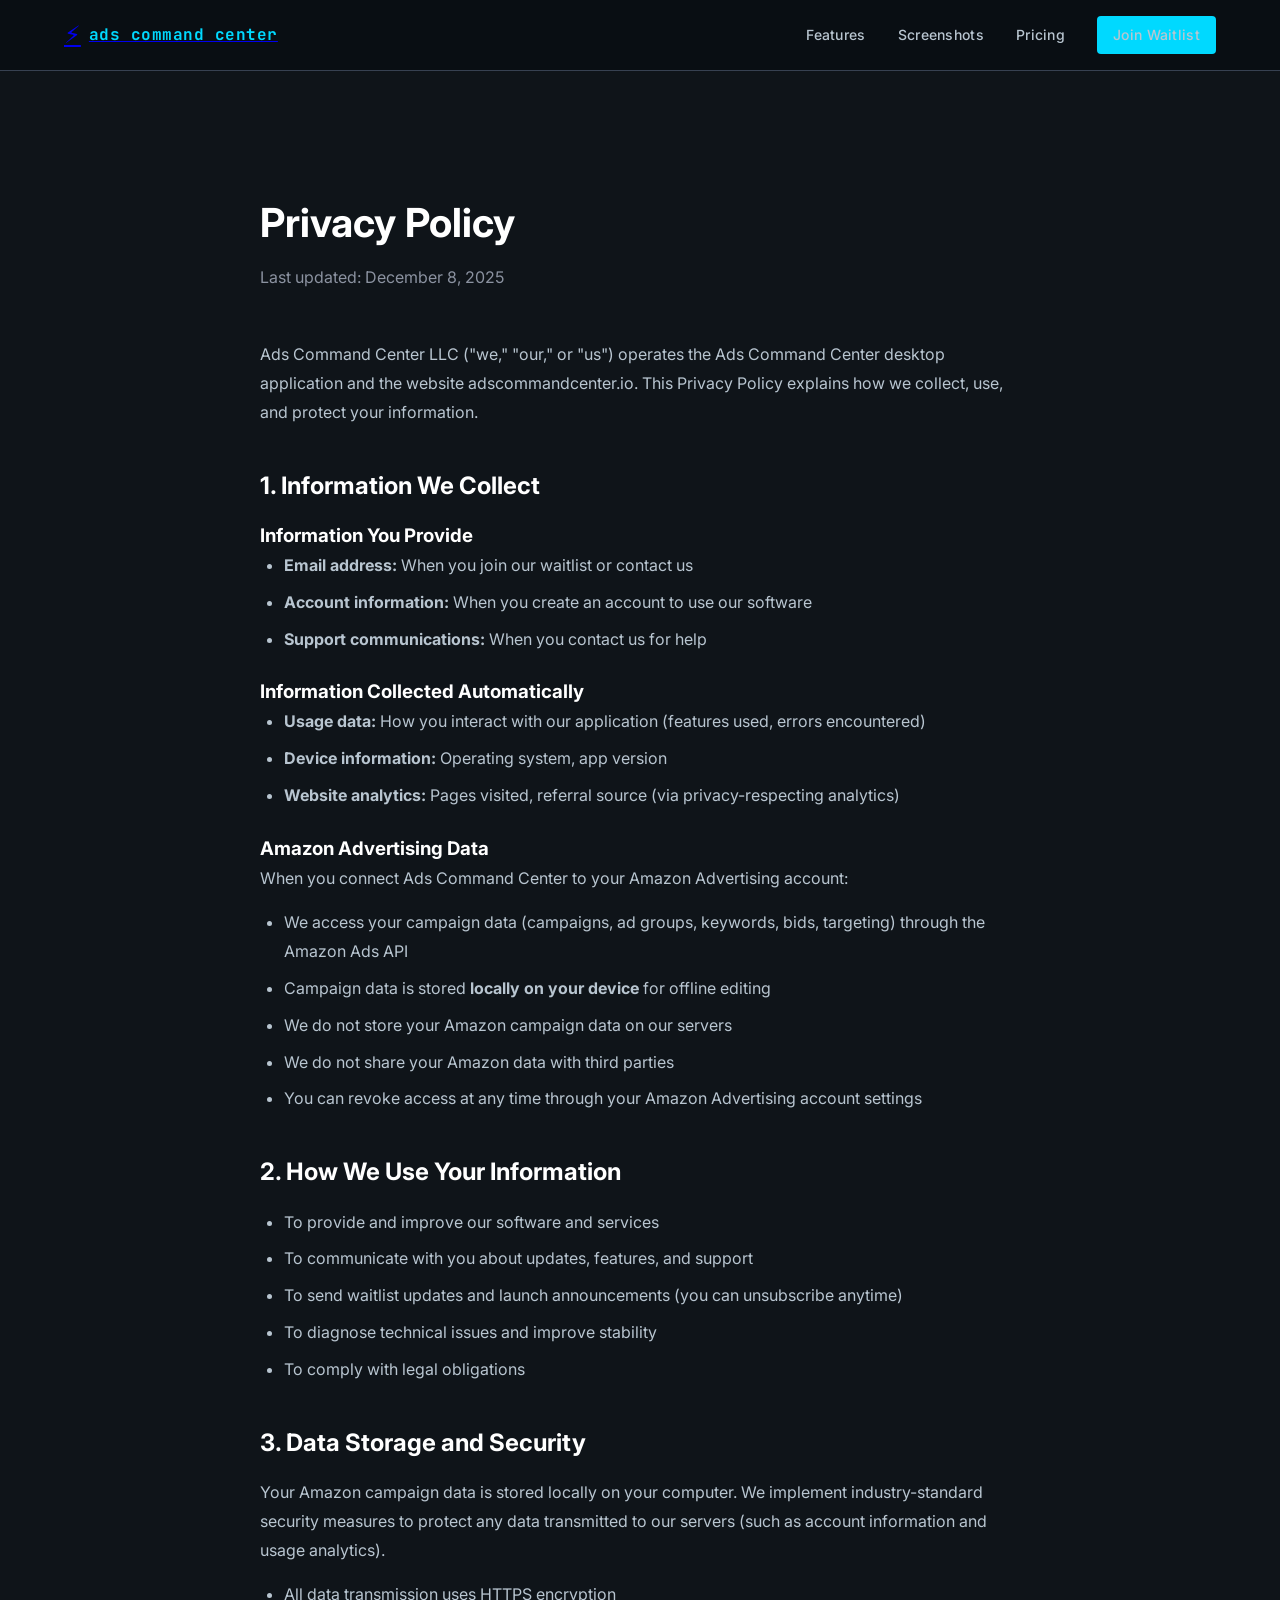
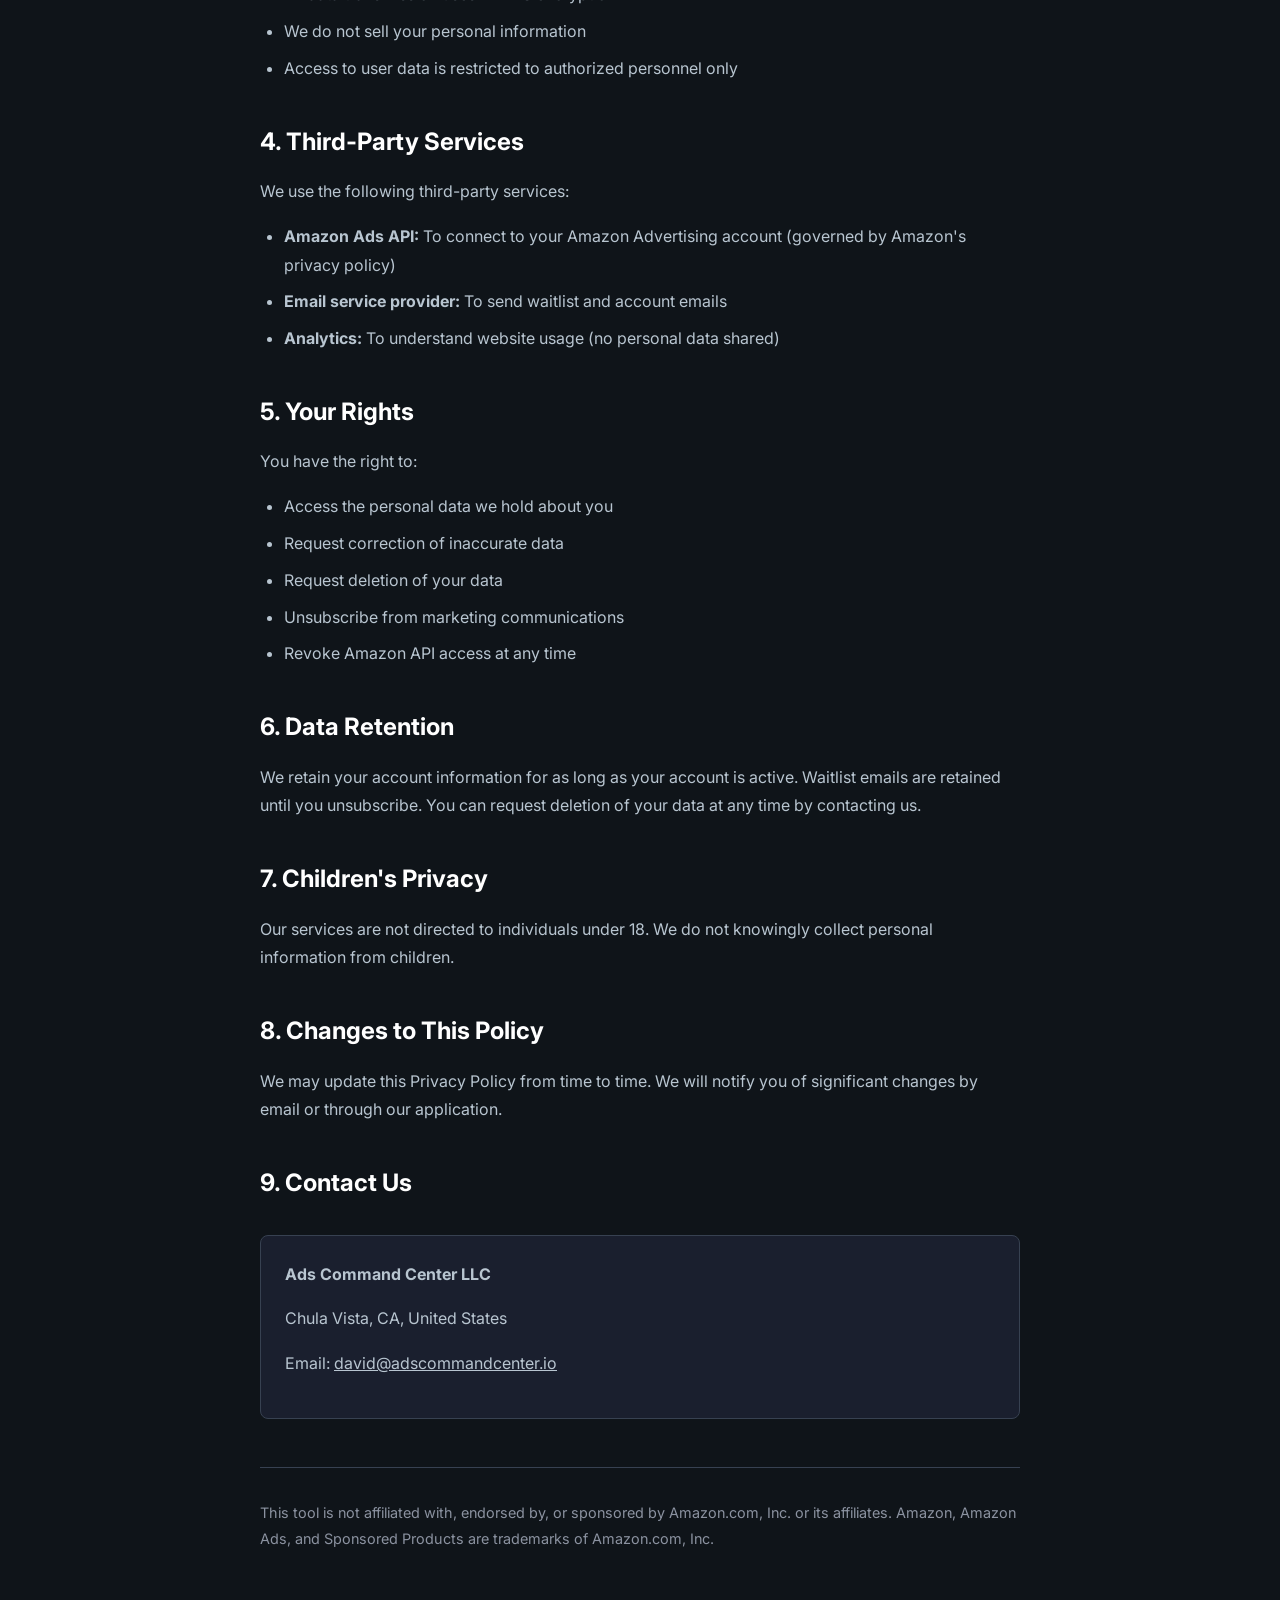
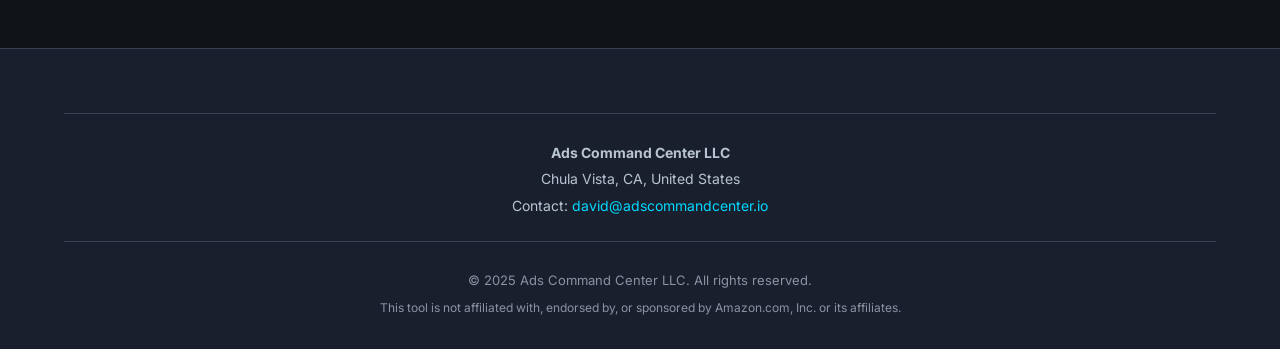
<file: privacy.html>
<!DOCTYPE html>
<html lang="en">
<head>
    <meta charset="UTF-8">
    <meta name="viewport" content="width=device-width, initial-scale=1.0">
    <title>Privacy Policy - Ads Command Center</title>
    <meta name="description" content="Privacy Policy for Ads Command Center - Desktop bulk editing tool for Amazon Sponsored Products campaigns.">
    <link rel="canonical" href="https://adscommandcenter.io/privacy">

    <!-- Fonts -->
    <link rel="preconnect" href="https://fonts.googleapis.com">
    <link rel="preconnect" href="https://fonts.gstatic.com" crossorigin>
    <link href="https://fonts.googleapis.com/css2?family=JetBrains+Mono:wght@400;500;600;700&family=Inter:wght@300;400;500;600;700;800&display=swap" rel="stylesheet">

    <!-- Favicon -->
    <link rel="icon" type="image/svg+xml" href="/favicon.svg">
    <link rel="icon" type="image/png" sizes="32x32" href="/favicon-32x32.png">
    <link rel="icon" type="image/png" sizes="16x16" href="/favicon-16x16.png">
    <link rel="apple-touch-icon" sizes="180x180" href="/apple-touch-icon.png">
    <link rel="shortcut icon" href="/favicon.ico">
    <link rel="manifest" href="/site.webmanifest">

    <link rel="stylesheet" href="css/styles.css">
    <style>
        .legal-content {
            max-width: 800px;
            margin: 0 auto;
            padding: 120px 20px 80px;
        }
        .legal-content h1 {
            font-size: 2.5rem;
            margin-bottom: 0.5rem;
            color: var(--color-text-primary);
        }
        .legal-content .last-updated {
            color: var(--color-text-tertiary);
            margin-bottom: 3rem;
        }
        .legal-content h2 {
            font-size: 1.5rem;
            margin-top: 2.5rem;
            margin-bottom: 1rem;
            color: var(--color-text-primary);
        }
        .legal-content p, .legal-content li {
            color: var(--color-text-secondary);
            line-height: 1.8;
            margin-bottom: 1rem;
        }
        .legal-content ul {
            padding-left: 1.5rem;
            margin-bottom: 1.5rem;
        }
        .legal-content li {
            margin-bottom: 0.5rem;
        }
        .legal-content a {
            color: var(--color-accent);
        }
        .legal-content .contact-box {
            background: var(--color-bg-secondary);
            border: 1px solid var(--color-border);
            border-radius: 8px;
            padding: 1.5rem;
            margin-top: 2rem;
        }
    </style>
</head>
<body>
    <!-- Navigation -->
    <nav class="navbar">
        <div class="container">
            <a href="/" class="nav-brand">
                <span class="logo-icon">⚡</span>
                <span class="logo-text">ads command center</span>
            </a>
            <div class="nav-links">
                <a href="/#features">Features</a>
                <a href="/#screenshots">Screenshots</a>
                <a href="/#pricing">Pricing</a>
                <a href="/#waitlist" class="btn-primary-nav">Join Waitlist</a>
            </div>
        </div>
    </nav>

    <main class="legal-content">
        <h1>Privacy Policy</h1>
        <p class="last-updated">Last updated: December 8, 2025</p>

        <p>Ads Command Center LLC ("we," "our," or "us") operates the Ads Command Center desktop application and the website adscommandcenter.io. This Privacy Policy explains how we collect, use, and protect your information.</p>

        <h2>1. Information We Collect</h2>

        <h3>Information You Provide</h3>
        <ul>
            <li><strong>Email address:</strong> When you join our waitlist or contact us</li>
            <li><strong>Account information:</strong> When you create an account to use our software</li>
            <li><strong>Support communications:</strong> When you contact us for help</li>
        </ul>

        <h3>Information Collected Automatically</h3>
        <ul>
            <li><strong>Usage data:</strong> How you interact with our application (features used, errors encountered)</li>
            <li><strong>Device information:</strong> Operating system, app version</li>
            <li><strong>Website analytics:</strong> Pages visited, referral source (via privacy-respecting analytics)</li>
        </ul>

        <h3>Amazon Advertising Data</h3>
        <p>When you connect Ads Command Center to your Amazon Advertising account:</p>
        <ul>
            <li>We access your campaign data (campaigns, ad groups, keywords, bids, targeting) through the Amazon Ads API</li>
            <li>Campaign data is stored <strong>locally on your device</strong> for offline editing</li>
            <li>We do not store your Amazon campaign data on our servers</li>
            <li>We do not share your Amazon data with third parties</li>
            <li>You can revoke access at any time through your Amazon Advertising account settings</li>
        </ul>

        <h2>2. How We Use Your Information</h2>
        <ul>
            <li>To provide and improve our software and services</li>
            <li>To communicate with you about updates, features, and support</li>
            <li>To send waitlist updates and launch announcements (you can unsubscribe anytime)</li>
            <li>To diagnose technical issues and improve stability</li>
            <li>To comply with legal obligations</li>
        </ul>

        <h2>3. Data Storage and Security</h2>
        <p>Your Amazon campaign data is stored locally on your computer. We implement industry-standard security measures to protect any data transmitted to our servers (such as account information and usage analytics).</p>
        <ul>
            <li>All data transmission uses HTTPS encryption</li>
            <li>We do not sell your personal information</li>
            <li>Access to user data is restricted to authorized personnel only</li>
        </ul>

        <h2>4. Third-Party Services</h2>
        <p>We use the following third-party services:</p>
        <ul>
            <li><strong>Amazon Ads API:</strong> To connect to your Amazon Advertising account (governed by Amazon's privacy policy)</li>
            <li><strong>Email service provider:</strong> To send waitlist and account emails</li>
            <li><strong>Analytics:</strong> To understand website usage (no personal data shared)</li>
        </ul>

        <h2>5. Your Rights</h2>
        <p>You have the right to:</p>
        <ul>
            <li>Access the personal data we hold about you</li>
            <li>Request correction of inaccurate data</li>
            <li>Request deletion of your data</li>
            <li>Unsubscribe from marketing communications</li>
            <li>Revoke Amazon API access at any time</li>
        </ul>

        <h2>6. Data Retention</h2>
        <p>We retain your account information for as long as your account is active. Waitlist emails are retained until you unsubscribe. You can request deletion of your data at any time by contacting us.</p>

        <h2>7. Children's Privacy</h2>
        <p>Our services are not directed to individuals under 18. We do not knowingly collect personal information from children.</p>

        <h2>8. Changes to This Policy</h2>
        <p>We may update this Privacy Policy from time to time. We will notify you of significant changes by email or through our application.</p>

        <h2>9. Contact Us</h2>
        <div class="contact-box">
            <p><strong>Ads Command Center LLC</strong></p>
            <p>Chula Vista, CA, United States</p>
            <p>Email: <a href="mailto:david@adscommandcenter.io">david@adscommandcenter.io</a></p>
        </div>

        <p style="margin-top: 3rem; padding-top: 2rem; border-top: 1px solid var(--color-border); color: var(--color-text-tertiary); font-size: 0.9rem;">
            This tool is not affiliated with, endorsed by, or sponsored by Amazon.com, Inc. or its affiliates. Amazon, Amazon Ads, and Sponsored Products are trademarks of Amazon.com, Inc.
        </p>
    </main>

    <!-- Footer -->
    <footer class="footer">
        <div class="container">
            <div class="footer-bottom">
                <div class="footer-company">
                    <p><strong>Ads Command Center LLC</strong></p>
                    <p>Chula Vista, CA, United States</p>
                    <p>Contact: <a href="mailto:david@adscommandcenter.io">david@adscommandcenter.io</a></p>
                </div>
                <div class="footer-disclaimer">
                    <p>&copy; 2025 Ads Command Center LLC. All rights reserved.</p>
                    <p class="amazon-disclaimer">This tool is not affiliated with, endorsed by, or sponsored by Amazon.com, Inc. or its affiliates.</p>
                </div>
            </div>
        </div>
    </footer>
</body>
</html>
</file>
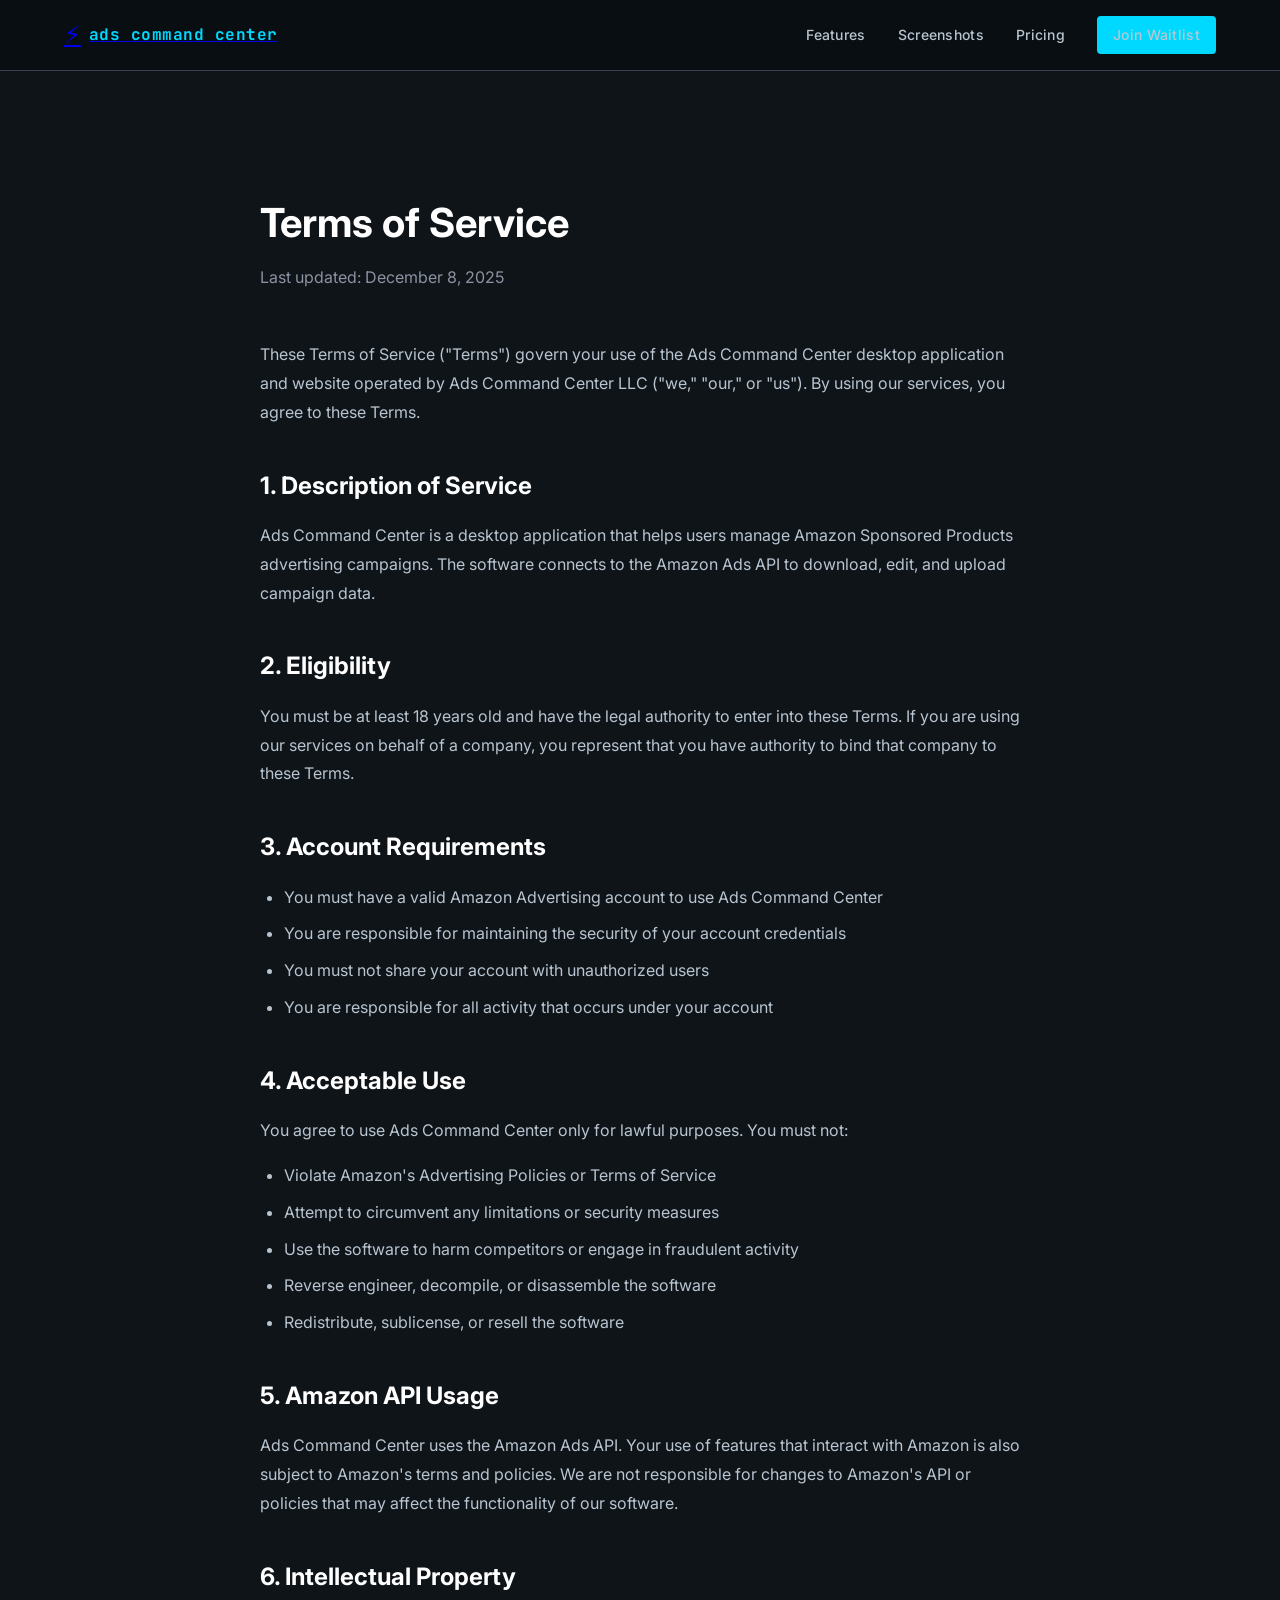
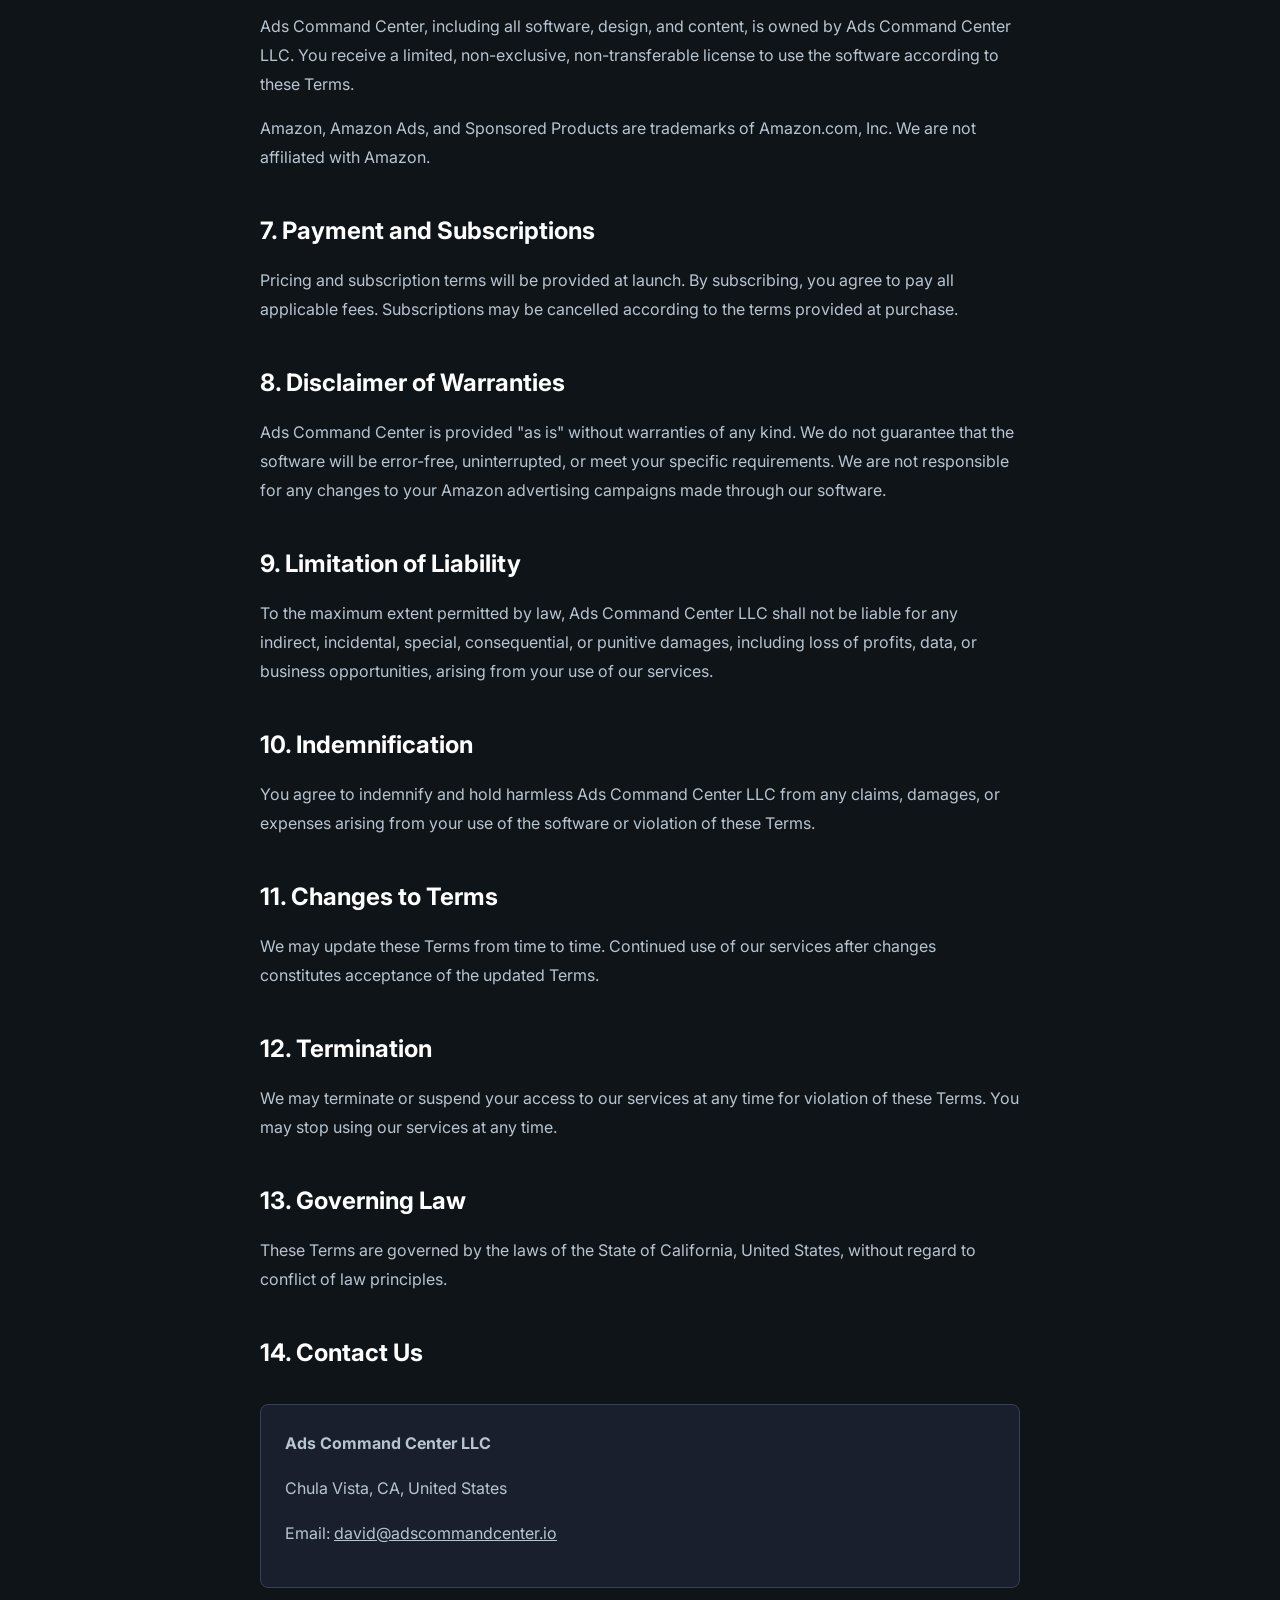
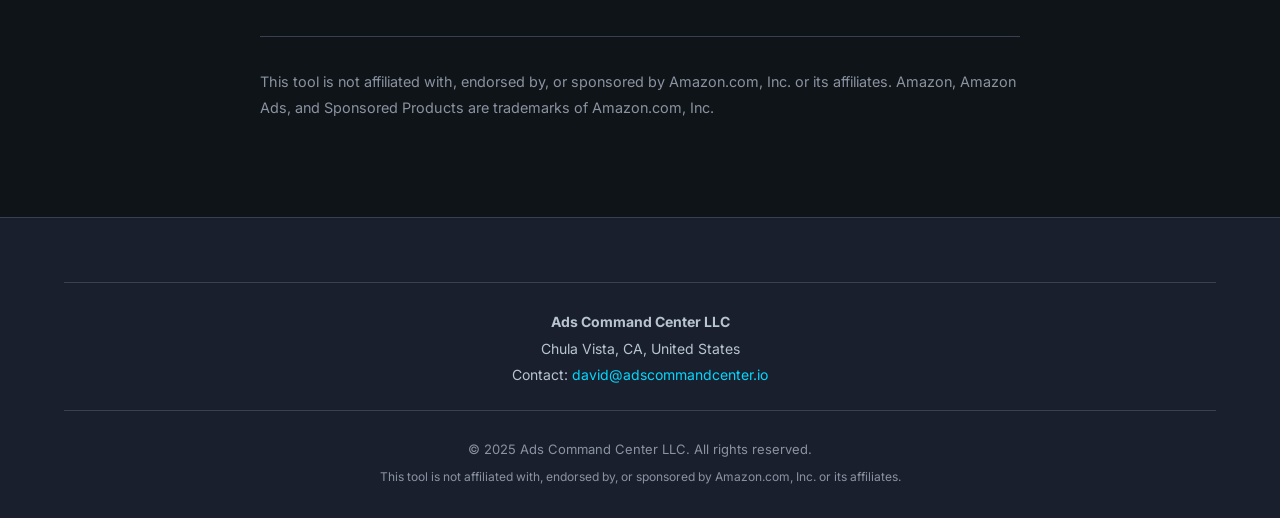
<file: terms.html>
<!DOCTYPE html>
<html lang="en">
<head>
    <meta charset="UTF-8">
    <meta name="viewport" content="width=device-width, initial-scale=1.0">
    <title>Terms of Service - Ads Command Center</title>
    <meta name="description" content="Terms of Service for Ads Command Center - Desktop bulk editing tool for Amazon Sponsored Products campaigns.">
    <link rel="canonical" href="https://adscommandcenter.io/terms">

    <!-- Fonts -->
    <link rel="preconnect" href="https://fonts.googleapis.com">
    <link rel="preconnect" href="https://fonts.gstatic.com" crossorigin>
    <link href="https://fonts.googleapis.com/css2?family=JetBrains+Mono:wght@400;500;600;700&family=Inter:wght@300;400;500;600;700;800&display=swap" rel="stylesheet">

    <!-- Favicon -->
    <link rel="icon" type="image/svg+xml" href="/favicon.svg">
    <link rel="icon" type="image/png" sizes="32x32" href="/favicon-32x32.png">
    <link rel="icon" type="image/png" sizes="16x16" href="/favicon-16x16.png">
    <link rel="apple-touch-icon" sizes="180x180" href="/apple-touch-icon.png">
    <link rel="shortcut icon" href="/favicon.ico">
    <link rel="manifest" href="/site.webmanifest">

    <link rel="stylesheet" href="css/styles.css">
    <style>
        .legal-content {
            max-width: 800px;
            margin: 0 auto;
            padding: 120px 20px 80px;
        }
        .legal-content h1 {
            font-size: 2.5rem;
            margin-bottom: 0.5rem;
            color: var(--color-text-primary);
        }
        .legal-content .last-updated {
            color: var(--color-text-tertiary);
            margin-bottom: 3rem;
        }
        .legal-content h2 {
            font-size: 1.5rem;
            margin-top: 2.5rem;
            margin-bottom: 1rem;
            color: var(--color-text-primary);
        }
        .legal-content p, .legal-content li {
            color: var(--color-text-secondary);
            line-height: 1.8;
            margin-bottom: 1rem;
        }
        .legal-content ul {
            padding-left: 1.5rem;
            margin-bottom: 1.5rem;
        }
        .legal-content li {
            margin-bottom: 0.5rem;
        }
        .legal-content a {
            color: var(--color-accent);
        }
        .legal-content .contact-box {
            background: var(--color-bg-secondary);
            border: 1px solid var(--color-border);
            border-radius: 8px;
            padding: 1.5rem;
            margin-top: 2rem;
        }
    </style>
</head>
<body>
    <!-- Navigation -->
    <nav class="navbar">
        <div class="container">
            <a href="/" class="nav-brand">
                <span class="logo-icon">⚡</span>
                <span class="logo-text">ads command center</span>
            </a>
            <div class="nav-links">
                <a href="/#features">Features</a>
                <a href="/#screenshots">Screenshots</a>
                <a href="/#pricing">Pricing</a>
                <a href="/#waitlist" class="btn-primary-nav">Join Waitlist</a>
            </div>
        </div>
    </nav>

    <main class="legal-content">
        <h1>Terms of Service</h1>
        <p class="last-updated">Last updated: December 8, 2025</p>

        <p>These Terms of Service ("Terms") govern your use of the Ads Command Center desktop application and website operated by Ads Command Center LLC ("we," "our," or "us"). By using our services, you agree to these Terms.</p>

        <h2>1. Description of Service</h2>
        <p>Ads Command Center is a desktop application that helps users manage Amazon Sponsored Products advertising campaigns. The software connects to the Amazon Ads API to download, edit, and upload campaign data.</p>

        <h2>2. Eligibility</h2>
        <p>You must be at least 18 years old and have the legal authority to enter into these Terms. If you are using our services on behalf of a company, you represent that you have authority to bind that company to these Terms.</p>

        <h2>3. Account Requirements</h2>
        <ul>
            <li>You must have a valid Amazon Advertising account to use Ads Command Center</li>
            <li>You are responsible for maintaining the security of your account credentials</li>
            <li>You must not share your account with unauthorized users</li>
            <li>You are responsible for all activity that occurs under your account</li>
        </ul>

        <h2>4. Acceptable Use</h2>
        <p>You agree to use Ads Command Center only for lawful purposes. You must not:</p>
        <ul>
            <li>Violate Amazon's Advertising Policies or Terms of Service</li>
            <li>Attempt to circumvent any limitations or security measures</li>
            <li>Use the software to harm competitors or engage in fraudulent activity</li>
            <li>Reverse engineer, decompile, or disassemble the software</li>
            <li>Redistribute, sublicense, or resell the software</li>
        </ul>

        <h2>5. Amazon API Usage</h2>
        <p>Ads Command Center uses the Amazon Ads API. Your use of features that interact with Amazon is also subject to Amazon's terms and policies. We are not responsible for changes to Amazon's API or policies that may affect the functionality of our software.</p>

        <h2>6. Intellectual Property</h2>
        <p>Ads Command Center, including all software, design, and content, is owned by Ads Command Center LLC. You receive a limited, non-exclusive, non-transferable license to use the software according to these Terms.</p>
        <p>Amazon, Amazon Ads, and Sponsored Products are trademarks of Amazon.com, Inc. We are not affiliated with Amazon.</p>

        <h2>7. Payment and Subscriptions</h2>
        <p>Pricing and subscription terms will be provided at launch. By subscribing, you agree to pay all applicable fees. Subscriptions may be cancelled according to the terms provided at purchase.</p>

        <h2>8. Disclaimer of Warranties</h2>
        <p>Ads Command Center is provided "as is" without warranties of any kind. We do not guarantee that the software will be error-free, uninterrupted, or meet your specific requirements. We are not responsible for any changes to your Amazon advertising campaigns made through our software.</p>

        <h2>9. Limitation of Liability</h2>
        <p>To the maximum extent permitted by law, Ads Command Center LLC shall not be liable for any indirect, incidental, special, consequential, or punitive damages, including loss of profits, data, or business opportunities, arising from your use of our services.</p>

        <h2>10. Indemnification</h2>
        <p>You agree to indemnify and hold harmless Ads Command Center LLC from any claims, damages, or expenses arising from your use of the software or violation of these Terms.</p>

        <h2>11. Changes to Terms</h2>
        <p>We may update these Terms from time to time. Continued use of our services after changes constitutes acceptance of the updated Terms.</p>

        <h2>12. Termination</h2>
        <p>We may terminate or suspend your access to our services at any time for violation of these Terms. You may stop using our services at any time.</p>

        <h2>13. Governing Law</h2>
        <p>These Terms are governed by the laws of the State of California, United States, without regard to conflict of law principles.</p>

        <h2>14. Contact Us</h2>
        <div class="contact-box">
            <p><strong>Ads Command Center LLC</strong></p>
            <p>Chula Vista, CA, United States</p>
            <p>Email: <a href="mailto:david@adscommandcenter.io">david@adscommandcenter.io</a></p>
        </div>

        <p style="margin-top: 3rem; padding-top: 2rem; border-top: 1px solid var(--color-border); color: var(--color-text-tertiary); font-size: 0.9rem;">
            This tool is not affiliated with, endorsed by, or sponsored by Amazon.com, Inc. or its affiliates. Amazon, Amazon Ads, and Sponsored Products are trademarks of Amazon.com, Inc.
        </p>
    </main>

    <!-- Footer -->
    <footer class="footer">
        <div class="container">
            <div class="footer-bottom">
                <div class="footer-company">
                    <p><strong>Ads Command Center LLC</strong></p>
                    <p>Chula Vista, CA, United States</p>
                    <p>Contact: <a href="mailto:david@adscommandcenter.io">david@adscommandcenter.io</a></p>
                </div>
                <div class="footer-disclaimer">
                    <p>&copy; 2025 Ads Command Center LLC. All rights reserved.</p>
                    <p class="amazon-disclaimer">This tool is not affiliated with, endorsed by, or sponsored by Amazon.com, Inc. or its affiliates.</p>
                </div>
            </div>
        </div>
    </footer>
</body>
</html>
</file>
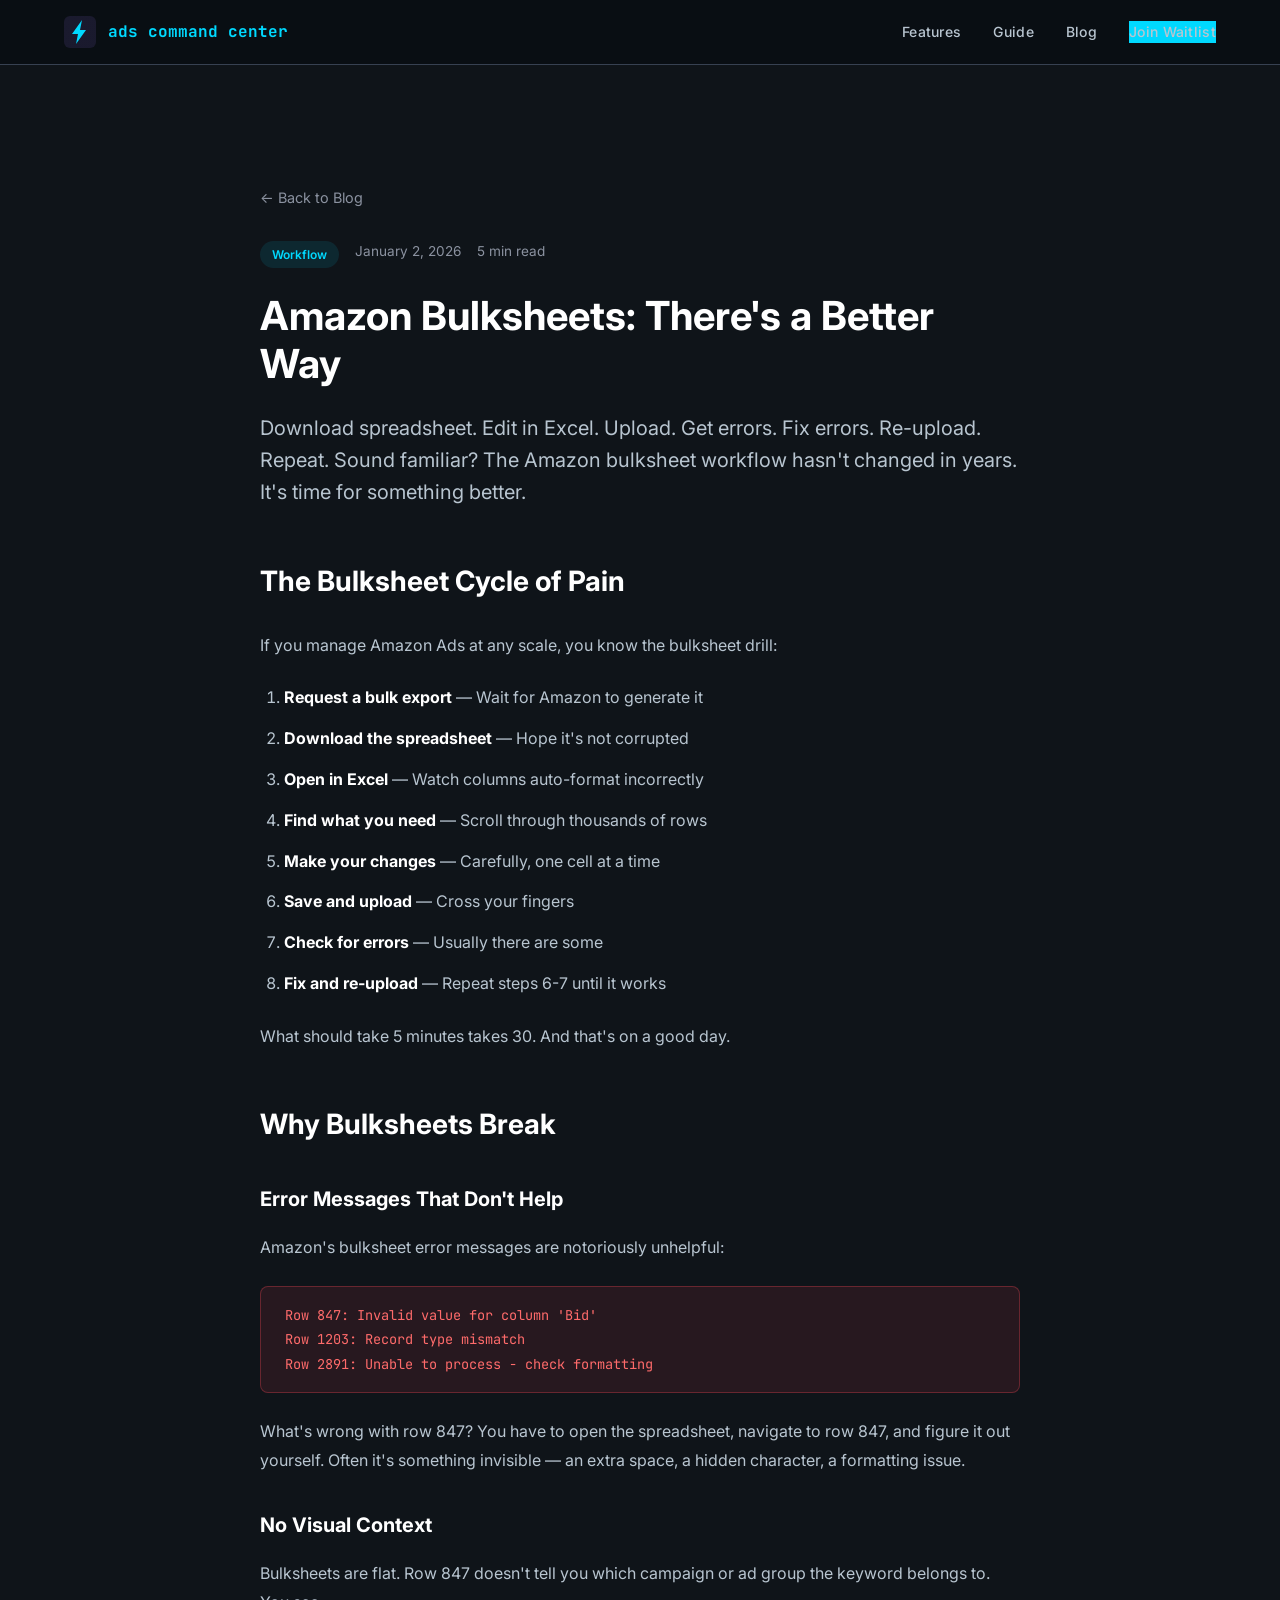
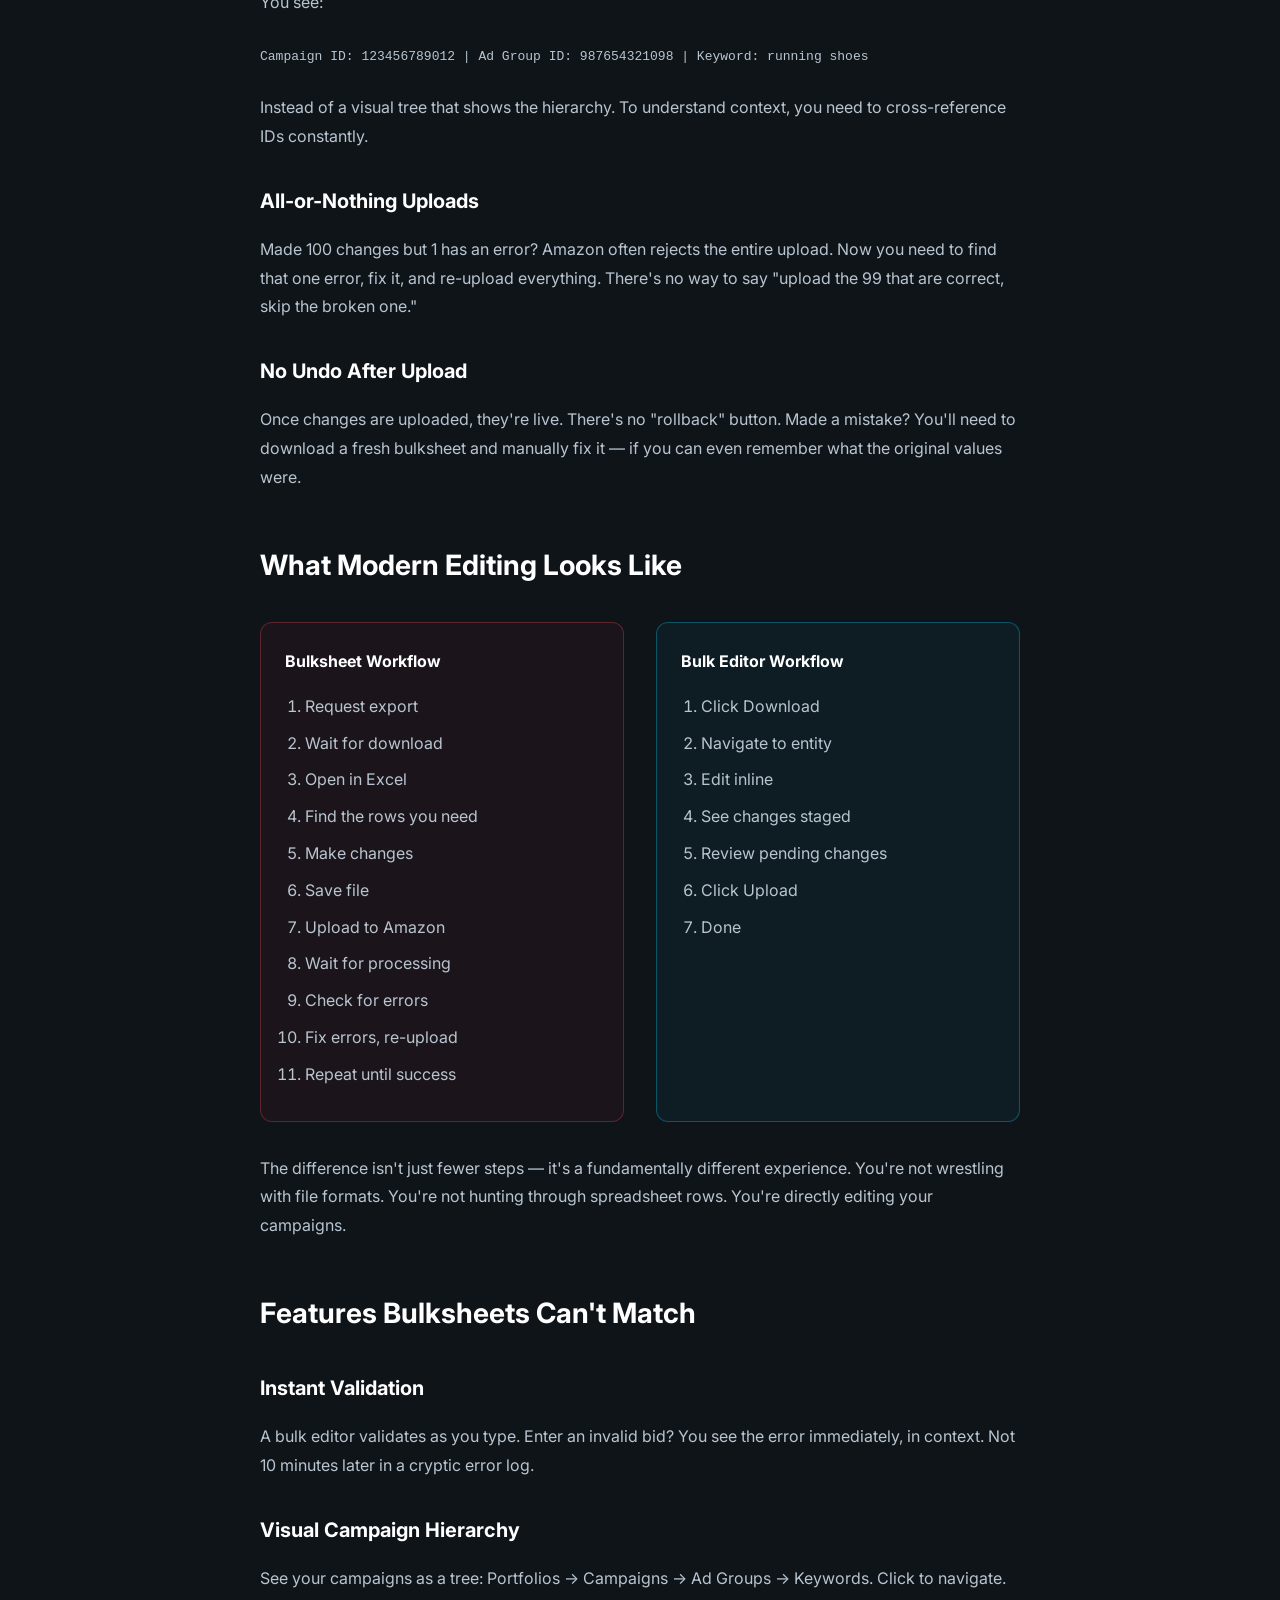
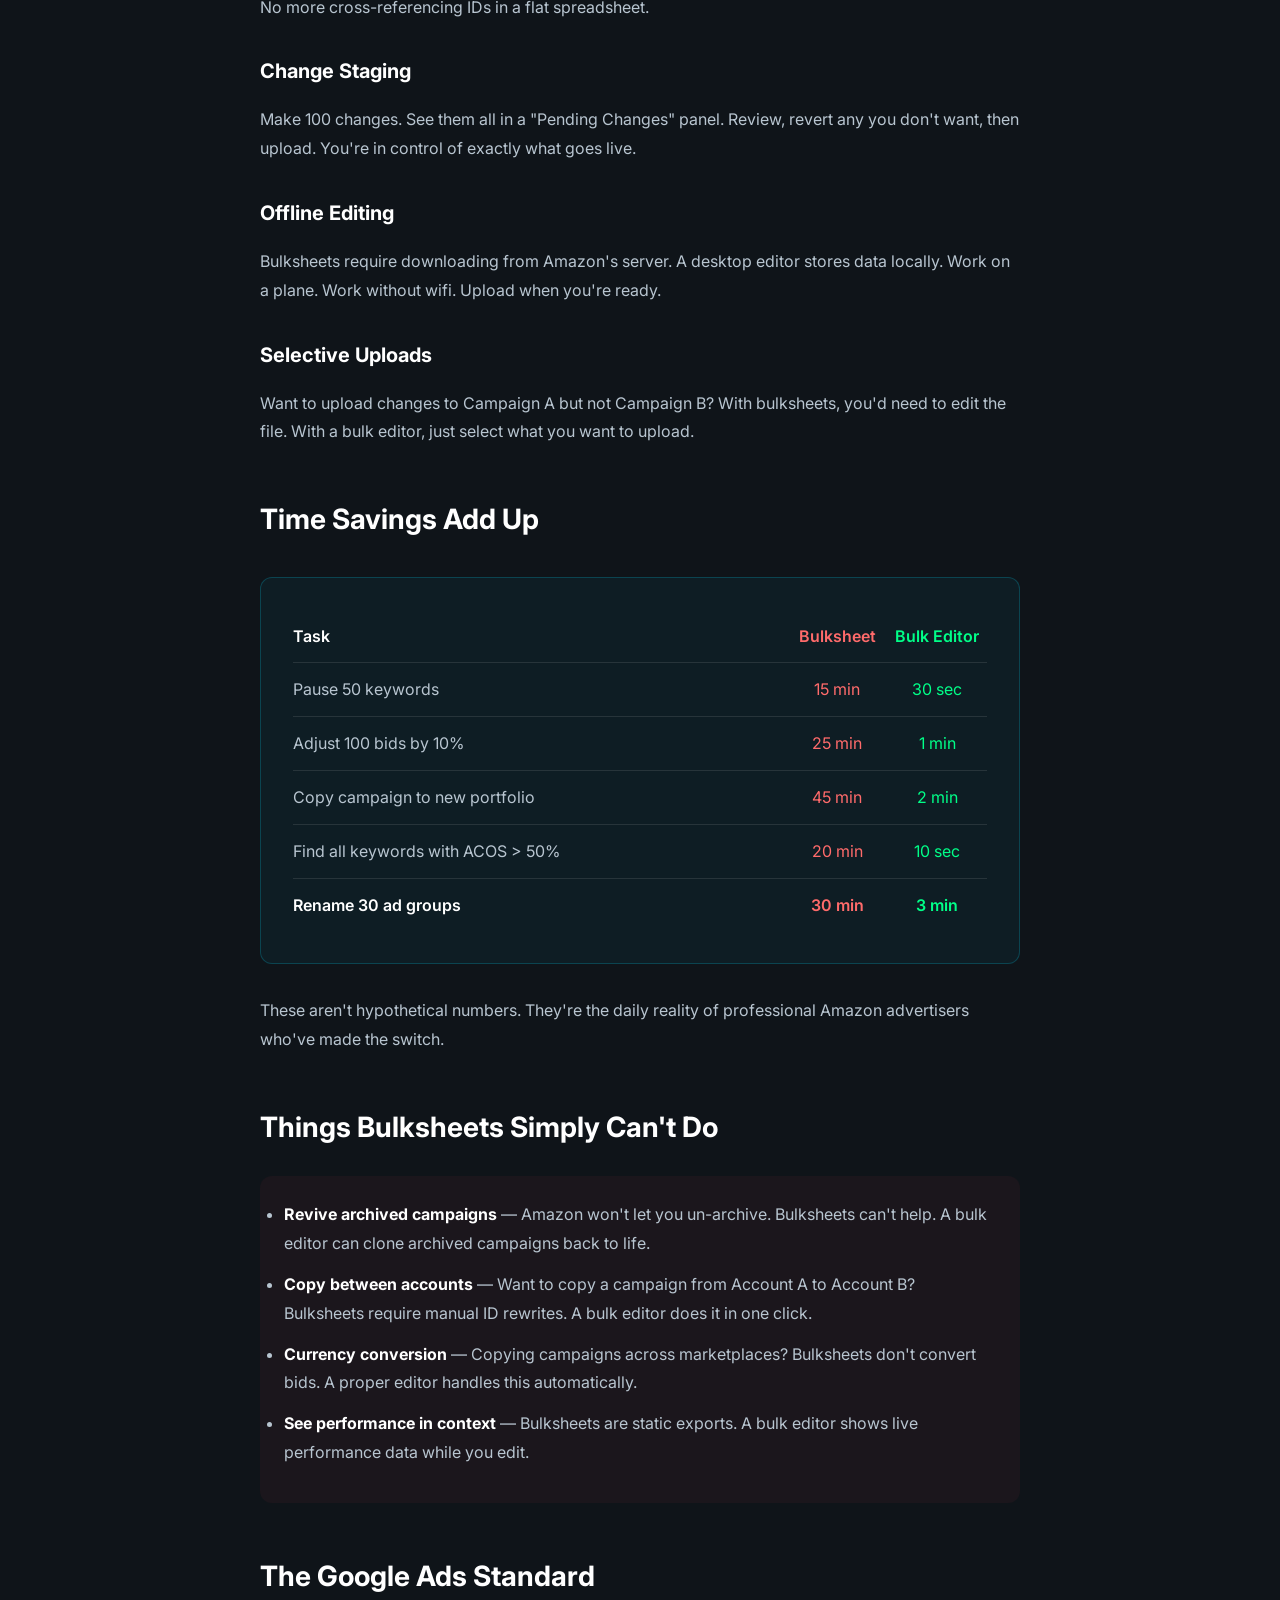
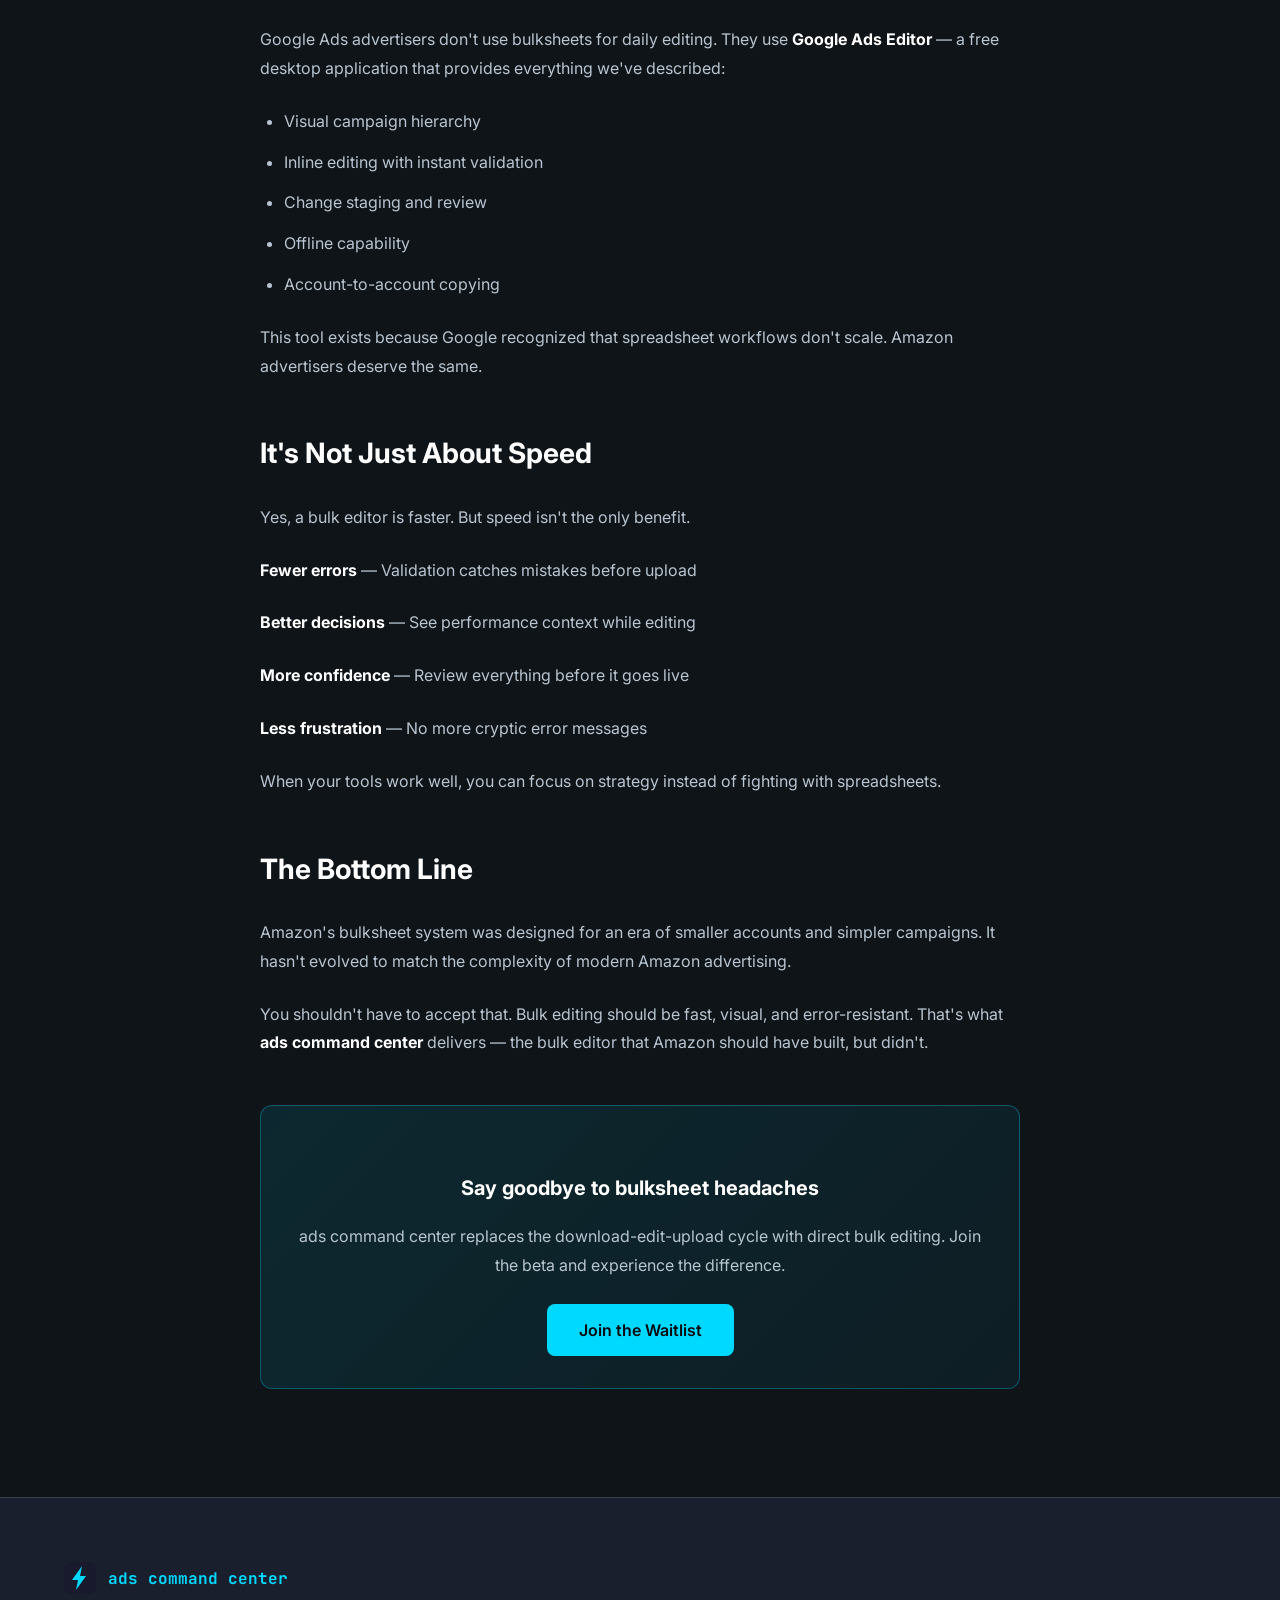
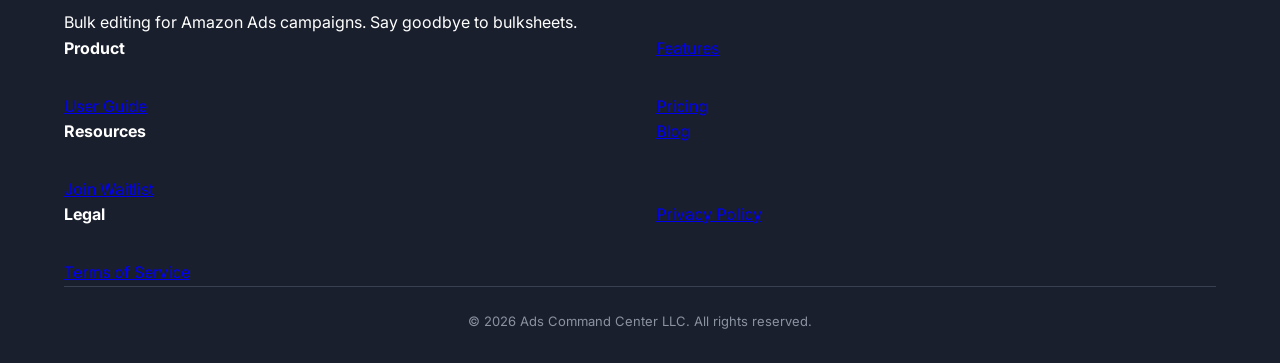
<file: blog/amazon-bulksheets-alternative.html>
<!DOCTYPE html>
<html lang="en">
<head>
    <meta charset="UTF-8">
    <meta name="viewport" content="width=device-width, initial-scale=1.0">
    <title>Amazon Bulksheets: There's a Better Way - ads command center</title>
    <meta name="description" content="Tired of the Amazon bulksheet download-edit-upload-fix cycle? Learn why a dedicated bulk editor beats spreadsheet workflows for Amazon Ads management.">
    <link rel="canonical" href="https://adscommandcenter.io/blog/amazon-bulksheets-alternative.html">

    <!-- Open Graph -->
    <meta property="og:type" content="article">
    <meta property="og:title" content="Amazon Bulksheets: There's a Better Way">
    <meta property="og:description" content="The bulksheet workflow is broken. Here's the Amazon Ads editor that should have existed from the start.">
    <meta property="og:url" content="https://adscommandcenter.io/blog/amazon-bulksheets-alternative.html">
    <meta property="og:site_name" content="ads command center">

    <!-- Article structured data -->
    <script type="application/ld+json">
    {
      "@context": "https://schema.org",
      "@type": "Article",
      "headline": "Amazon Bulksheets: There's a Better Way",
      "description": "The Amazon bulksheet workflow is slow, error-prone, and frustrating. Purpose-built bulk editors offer a fundamentally better approach.",
      "author": {
        "@type": "Organization",
        "name": "ads command center"
      },
      "publisher": {
        "@type": "Organization",
        "name": "Ads Command Center LLC",
        "logo": {
          "@type": "ImageObject",
          "url": "https://adscommandcenter.io/images/hero-main.png"
        }
      },
      "datePublished": "2026-01-02",
      "dateModified": "2026-01-02"
    }
    </script>

    <!-- Fonts -->
    <link rel="preconnect" href="https://fonts.googleapis.com">
    <link rel="preconnect" href="https://fonts.gstatic.com" crossorigin>
    <link href="https://fonts.googleapis.com/css2?family=JetBrains+Mono:wght@400;500;600;700&family=Inter:wght@300;400;500;600;700;800&display=swap" rel="stylesheet">

    <!-- Favicon -->
    <link rel="icon" type="image/svg+xml" href="/favicon.svg">
    <link rel="icon" type="image/png" sizes="32x32" href="/favicon-32x32.png">
    <link rel="icon" type="image/png" sizes="16x16" href="/favicon-16x16.png">
    <link rel="apple-touch-icon" sizes="180x180" href="/apple-touch-icon.png">
    <link rel="shortcut icon" href="/favicon.ico">
    <link rel="manifest" href="/site.webmanifest">

    <link rel="stylesheet" href="/css/styles.css">
    <style>
        .article-container {
            max-width: 800px;
            margin: 0 auto;
            padding: 120px 20px 60px;
        }
        .article-header {
            margin-bottom: 3rem;
        }
        .article-meta {
            display: flex;
            gap: 1rem;
            margin-bottom: 1.5rem;
            font-size: 0.85rem;
            color: var(--color-text-tertiary);
        }
        .article-tag {
            background: rgba(0, 217, 255, 0.1);
            color: #00d9ff;
            padding: 0.25rem 0.75rem;
            border-radius: 20px;
            font-size: 0.75rem;
            font-weight: 600;
        }
        .article-header h1 {
            font-size: 2.5rem;
            line-height: 1.2;
            margin-bottom: 1.5rem;
            color: var(--color-text-primary);
        }
        .lead {
            font-size: 1.25rem;
            color: var(--color-text-secondary);
            line-height: 1.6;
        }
        .article-content {
            color: var(--color-text-secondary);
            line-height: 1.8;
        }
        .article-content h2 {
            font-size: 1.75rem;
            color: var(--color-text-primary);
            margin: 3rem 0 1.5rem;
        }
        .article-content h3 {
            font-size: 1.25rem;
            color: var(--color-text-primary);
            margin: 2rem 0 1rem;
        }
        .article-content p {
            margin-bottom: 1.5rem;
        }
        .article-content ul, .article-content ol {
            margin-bottom: 1.5rem;
            padding-left: 1.5rem;
        }
        .article-content li {
            margin-bottom: 0.75rem;
        }
        .article-content strong {
            color: var(--color-text-primary);
        }
        .article-content blockquote {
            border-left: 3px solid #00d9ff;
            padding-left: 1.5rem;
            margin: 2rem 0;
            font-style: italic;
            color: var(--color-text-secondary);
        }
        .workflow-comparison {
            display: grid;
            grid-template-columns: 1fr 1fr;
            gap: 2rem;
            margin: 2rem 0;
        }
        .workflow-box {
            background: rgba(255, 255, 255, 0.03);
            border: 1px solid rgba(255, 255, 255, 0.1);
            border-radius: 12px;
            padding: 1.5rem;
        }
        .workflow-box.bad {
            border-color: rgba(255, 71, 87, 0.3);
            background: rgba(255, 71, 87, 0.05);
        }
        .workflow-box.good {
            border-color: rgba(0, 217, 255, 0.3);
            background: rgba(0, 217, 255, 0.05);
        }
        .workflow-box h4 {
            margin-bottom: 1rem;
            color: var(--color-text-primary);
        }
        .workflow-box ol {
            margin: 0;
            padding-left: 1.25rem;
        }
        .workflow-box li {
            margin-bottom: 0.5rem;
        }
        .error-example {
            background: rgba(255, 71, 87, 0.1);
            border: 1px solid rgba(255, 71, 87, 0.3);
            border-radius: 8px;
            padding: 1rem 1.5rem;
            margin: 1.5rem 0;
            font-family: 'JetBrains Mono', monospace;
            font-size: 0.85rem;
            color: #ff6b6b;
        }
        .time-comparison {
            background: rgba(0, 217, 255, 0.05);
            border: 1px solid rgba(0, 217, 255, 0.2);
            border-radius: 12px;
            padding: 2rem;
            margin: 2rem 0;
        }
        .time-row {
            display: flex;
            justify-content: space-between;
            align-items: center;
            padding: 0.75rem 0;
            border-bottom: 1px solid rgba(255, 255, 255, 0.1);
        }
        .time-row:last-child {
            border-bottom: none;
            font-weight: 600;
            color: var(--color-text-primary);
        }
        .time-row .task {
            flex: 1;
        }
        .time-row .time-old {
            width: 100px;
            text-align: center;
            color: #ff6b6b;
        }
        .time-row .time-new {
            width: 100px;
            text-align: center;
            color: #00ff88;
        }
        .cta-box {
            background: linear-gradient(135deg, rgba(0, 217, 255, 0.1) 0%, rgba(0, 217, 255, 0.05) 100%);
            border: 1px solid rgba(0, 217, 255, 0.3);
            border-radius: 12px;
            padding: 2rem;
            text-align: center;
            margin: 3rem 0;
        }
        .cta-box h3 {
            margin-bottom: 1rem;
            color: var(--color-text-primary);
        }
        .cta-box p {
            margin-bottom: 1.5rem;
            color: var(--color-text-secondary);
        }
        .cta-box .btn {
            display: inline-block;
            padding: 0.75rem 2rem;
            background: #00d9ff;
            color: #0a0a0f;
            text-decoration: none;
            border-radius: 8px;
            font-weight: 600;
        }
        .back-link {
            display: inline-block;
            color: var(--color-text-tertiary);
            text-decoration: none;
            margin-bottom: 2rem;
            font-size: 0.9rem;
        }
        .back-link:hover {
            color: #00d9ff;
        }
        .logo {
            display: flex;
            align-items: center;
            gap: 0.75rem;
            text-decoration: none;
            color: #00d9ff;
            font-family: 'JetBrains Mono', monospace;
            font-weight: 700;
            font-size: 1rem;
        }
        .frustration-list {
            background: rgba(255, 71, 87, 0.05);
            border-radius: 12px;
            padding: 1.5rem 1.5rem 1.5rem 2.5rem;
            margin: 1.5rem 0;
        }
        .frustration-list li {
            color: var(--color-text-secondary);
        }
        @media (max-width: 768px) {
            .workflow-comparison {
                grid-template-columns: 1fr;
            }
        }
    </style>
</head>
<body>
    <!-- Navigation -->
    <nav class="navbar">
        <div class="container">
            <a href="/" class="logo">
                <svg class="logo-icon" width="32" height="32" viewBox="0 0 32 32" fill="none" xmlns="http://www.w3.org/2000/svg">
                    <rect width="32" height="32" rx="6" fill="url(#logo-gradient)"/>
                    <path d="M18 4L8 18h6l-2 10 10-14h-6l2-10z" fill="#00d9ff"/>
                    <defs>
                        <linearGradient id="logo-gradient" x1="0" y1="0" x2="32" y2="32">
                            <stop offset="0%" stop-color="#1a1a2e"/>
                            <stop offset="100%" stop-color="#0d0d1a"/>
                        </linearGradient>
                    </defs>
                </svg>
                <span>ads command center</span>
            </a>
            <div class="nav-links">
                <a href="/#features">Features</a>
                <a href="/guide.html">Guide</a>
                <a href="/blog/">Blog</a>
                <a href="/#waitlist" class="btn btn-primary">Join Waitlist</a>
            </div>
        </div>
    </nav>

    <article class="article-container">
        <header class="article-header">
            <a href="/blog/" class="back-link">&larr; Back to Blog</a>
            <div class="article-meta">
                <span class="article-tag">Workflow</span>
                <span>January 2, 2026</span>
                <span>5 min read</span>
            </div>
            <h1>Amazon Bulksheets: There's a Better Way</h1>
            <p class="lead">Download spreadsheet. Edit in Excel. Upload. Get errors. Fix errors. Re-upload. Repeat. Sound familiar? The Amazon bulksheet workflow hasn't changed in years. It's time for something better.</p>
        </header>

        <div class="article-content">
            <h2>The Bulksheet Cycle of Pain</h2>

            <p>If you manage Amazon Ads at any scale, you know the bulksheet drill:</p>

            <ol>
                <li><strong>Request a bulk export</strong> — Wait for Amazon to generate it</li>
                <li><strong>Download the spreadsheet</strong> — Hope it's not corrupted</li>
                <li><strong>Open in Excel</strong> — Watch columns auto-format incorrectly</li>
                <li><strong>Find what you need</strong> — Scroll through thousands of rows</li>
                <li><strong>Make your changes</strong> — Carefully, one cell at a time</li>
                <li><strong>Save and upload</strong> — Cross your fingers</li>
                <li><strong>Check for errors</strong> — Usually there are some</li>
                <li><strong>Fix and re-upload</strong> — Repeat steps 6-7 until it works</li>
            </ol>

            <p>What should take 5 minutes takes 30. And that's on a good day.</p>

            <h2>Why Bulksheets Break</h2>

            <h3>Error Messages That Don't Help</h3>

            <p>Amazon's bulksheet error messages are notoriously unhelpful:</p>

            <div class="error-example">
                Row 847: Invalid value for column 'Bid'<br>
                Row 1203: Record type mismatch<br>
                Row 2891: Unable to process - check formatting
            </div>

            <p>What's wrong with row 847? You have to open the spreadsheet, navigate to row 847, and figure it out yourself. Often it's something invisible — an extra space, a hidden character, a formatting issue.</p>

            <h3>No Visual Context</h3>

            <p>Bulksheets are flat. Row 847 doesn't tell you which campaign or ad group the keyword belongs to. You see:</p>

            <p><code>Campaign ID: 123456789012 | Ad Group ID: 987654321098 | Keyword: running shoes</code></p>

            <p>Instead of a visual tree that shows the hierarchy. To understand context, you need to cross-reference IDs constantly.</p>

            <h3>All-or-Nothing Uploads</h3>

            <p>Made 100 changes but 1 has an error? Amazon often rejects the entire upload. Now you need to find that one error, fix it, and re-upload everything. There's no way to say "upload the 99 that are correct, skip the broken one."</p>

            <h3>No Undo After Upload</h3>

            <p>Once changes are uploaded, they're live. There's no "rollback" button. Made a mistake? You'll need to download a fresh bulksheet and manually fix it — if you can even remember what the original values were.</p>

            <h2>What Modern Editing Looks Like</h2>

            <div class="workflow-comparison">
                <div class="workflow-box bad">
                    <h4>Bulksheet Workflow</h4>
                    <ol>
                        <li>Request export</li>
                        <li>Wait for download</li>
                        <li>Open in Excel</li>
                        <li>Find the rows you need</li>
                        <li>Make changes</li>
                        <li>Save file</li>
                        <li>Upload to Amazon</li>
                        <li>Wait for processing</li>
                        <li>Check for errors</li>
                        <li>Fix errors, re-upload</li>
                        <li>Repeat until success</li>
                    </ol>
                </div>
                <div class="workflow-box good">
                    <h4>Bulk Editor Workflow</h4>
                    <ol>
                        <li>Click Download</li>
                        <li>Navigate to entity</li>
                        <li>Edit inline</li>
                        <li>See changes staged</li>
                        <li>Review pending changes</li>
                        <li>Click Upload</li>
                        <li>Done</li>
                    </ol>
                </div>
            </div>

            <p>The difference isn't just fewer steps — it's a fundamentally different experience. You're not wrestling with file formats. You're not hunting through spreadsheet rows. You're directly editing your campaigns.</p>

            <h2>Features Bulksheets Can't Match</h2>

            <h3>Instant Validation</h3>

            <p>A bulk editor validates as you type. Enter an invalid bid? You see the error immediately, in context. Not 10 minutes later in a cryptic error log.</p>

            <h3>Visual Campaign Hierarchy</h3>

            <p>See your campaigns as a tree: Portfolios → Campaigns → Ad Groups → Keywords. Click to navigate. No more cross-referencing IDs in a flat spreadsheet.</p>

            <h3>Change Staging</h3>

            <p>Make 100 changes. See them all in a "Pending Changes" panel. Review, revert any you don't want, then upload. You're in control of exactly what goes live.</p>

            <h3>Offline Editing</h3>

            <p>Bulksheets require downloading from Amazon's server. A desktop editor stores data locally. Work on a plane. Work without wifi. Upload when you're ready.</p>

            <h3>Selective Uploads</h3>

            <p>Want to upload changes to Campaign A but not Campaign B? With bulksheets, you'd need to edit the file. With a bulk editor, just select what you want to upload.</p>

            <h2>Time Savings Add Up</h2>

            <div class="time-comparison">
                <div class="time-row" style="font-weight: 600; color: var(--color-text-primary);">
                    <span class="task">Task</span>
                    <span class="time-old">Bulksheet</span>
                    <span class="time-new">Bulk Editor</span>
                </div>
                <div class="time-row">
                    <span class="task">Pause 50 keywords</span>
                    <span class="time-old">15 min</span>
                    <span class="time-new">30 sec</span>
                </div>
                <div class="time-row">
                    <span class="task">Adjust 100 bids by 10%</span>
                    <span class="time-old">25 min</span>
                    <span class="time-new">1 min</span>
                </div>
                <div class="time-row">
                    <span class="task">Copy campaign to new portfolio</span>
                    <span class="time-old">45 min</span>
                    <span class="time-new">2 min</span>
                </div>
                <div class="time-row">
                    <span class="task">Find all keywords with ACOS > 50%</span>
                    <span class="time-old">20 min</span>
                    <span class="time-new">10 sec</span>
                </div>
                <div class="time-row">
                    <span class="task">Rename 30 ad groups</span>
                    <span class="time-old">30 min</span>
                    <span class="time-new">3 min</span>
                </div>
            </div>

            <p>These aren't hypothetical numbers. They're the daily reality of professional Amazon advertisers who've made the switch.</p>

            <h2>Things Bulksheets Simply Can't Do</h2>

            <ul class="frustration-list">
                <li><strong>Revive archived campaigns</strong> — Amazon won't let you un-archive. Bulksheets can't help. A bulk editor can clone archived campaigns back to life.</li>
                <li><strong>Copy between accounts</strong> — Want to copy a campaign from Account A to Account B? Bulksheets require manual ID rewrites. A bulk editor does it in one click.</li>
                <li><strong>Currency conversion</strong> — Copying campaigns across marketplaces? Bulksheets don't convert bids. A proper editor handles this automatically.</li>
                <li><strong>See performance in context</strong> — Bulksheets are static exports. A bulk editor shows live performance data while you edit.</li>
            </ul>

            <h2>The Google Ads Standard</h2>

            <p>Google Ads advertisers don't use bulksheets for daily editing. They use <strong>Google Ads Editor</strong> — a free desktop application that provides everything we've described:</p>

            <ul>
                <li>Visual campaign hierarchy</li>
                <li>Inline editing with instant validation</li>
                <li>Change staging and review</li>
                <li>Offline capability</li>
                <li>Account-to-account copying</li>
            </ul>

            <p>This tool exists because Google recognized that spreadsheet workflows don't scale. Amazon advertisers deserve the same.</p>

            <h2>It's Not Just About Speed</h2>

            <p>Yes, a bulk editor is faster. But speed isn't the only benefit.</p>

            <p><strong>Fewer errors</strong> — Validation catches mistakes before upload</p>
            <p><strong>Better decisions</strong> — See performance context while editing</p>
            <p><strong>More confidence</strong> — Review everything before it goes live</p>
            <p><strong>Less frustration</strong> — No more cryptic error messages</p>

            <p>When your tools work well, you can focus on strategy instead of fighting with spreadsheets.</p>

            <h2>The Bottom Line</h2>

            <p>Amazon's bulksheet system was designed for an era of smaller accounts and simpler campaigns. It hasn't evolved to match the complexity of modern Amazon advertising.</p>

            <p>You shouldn't have to accept that. Bulk editing should be fast, visual, and error-resistant. That's what <strong>ads command center</strong> delivers — the bulk editor that Amazon should have built, but didn't.</p>

            <div class="cta-box">
                <h3>Say goodbye to bulksheet headaches</h3>
                <p>ads command center replaces the download-edit-upload cycle with direct bulk editing. Join the beta and experience the difference.</p>
                <a href="/#waitlist" class="btn">Join the Waitlist</a>
            </div>
        </div>
    </article>

    <!-- Footer -->
    <footer class="footer">
        <div class="container">
            <div class="footer-grid">
                <div class="footer-brand">
                    <a href="/" class="logo">
                        <svg class="logo-icon" width="32" height="32" viewBox="0 0 32 32" fill="none" xmlns="http://www.w3.org/2000/svg">
                            <rect width="32" height="32" rx="6" fill="url(#footer-logo-gradient)"/>
                            <path d="M18 4L8 18h6l-2 10 10-14h-6l2-10z" fill="#00d9ff"/>
                            <defs>
                                <linearGradient id="footer-logo-gradient" x1="0" y1="0" x2="32" y2="32">
                                    <stop offset="0%" stop-color="#1a1a2e"/>
                                    <stop offset="100%" stop-color="#0d0d1a"/>
                                </linearGradient>
                            </defs>
                        </svg>
                        <span>ads command center</span>
                    </a>
                    <p>Bulk editing for Amazon Ads campaigns. Say goodbye to bulksheets.</p>
                </div>
                <div class="footer-links">
                    <h4>Product</h4>
                    <a href="/#features">Features</a>
                    <a href="/guide.html">User Guide</a>
                    <a href="/#pricing">Pricing</a>
                </div>
                <div class="footer-links">
                    <h4>Resources</h4>
                    <a href="/blog/">Blog</a>
                    <a href="/#waitlist">Join Waitlist</a>
                </div>
                <div class="footer-links">
                    <h4>Legal</h4>
                    <a href="/privacy.html">Privacy Policy</a>
                    <a href="/terms.html">Terms of Service</a>
                </div>
            </div>
            <div class="footer-bottom">
                <p>&copy; 2026 Ads Command Center LLC. All rights reserved.</p>
            </div>
        </div>
    </footer>

    <script src="/js/main.js"></script>
</body>
</html>
</file>
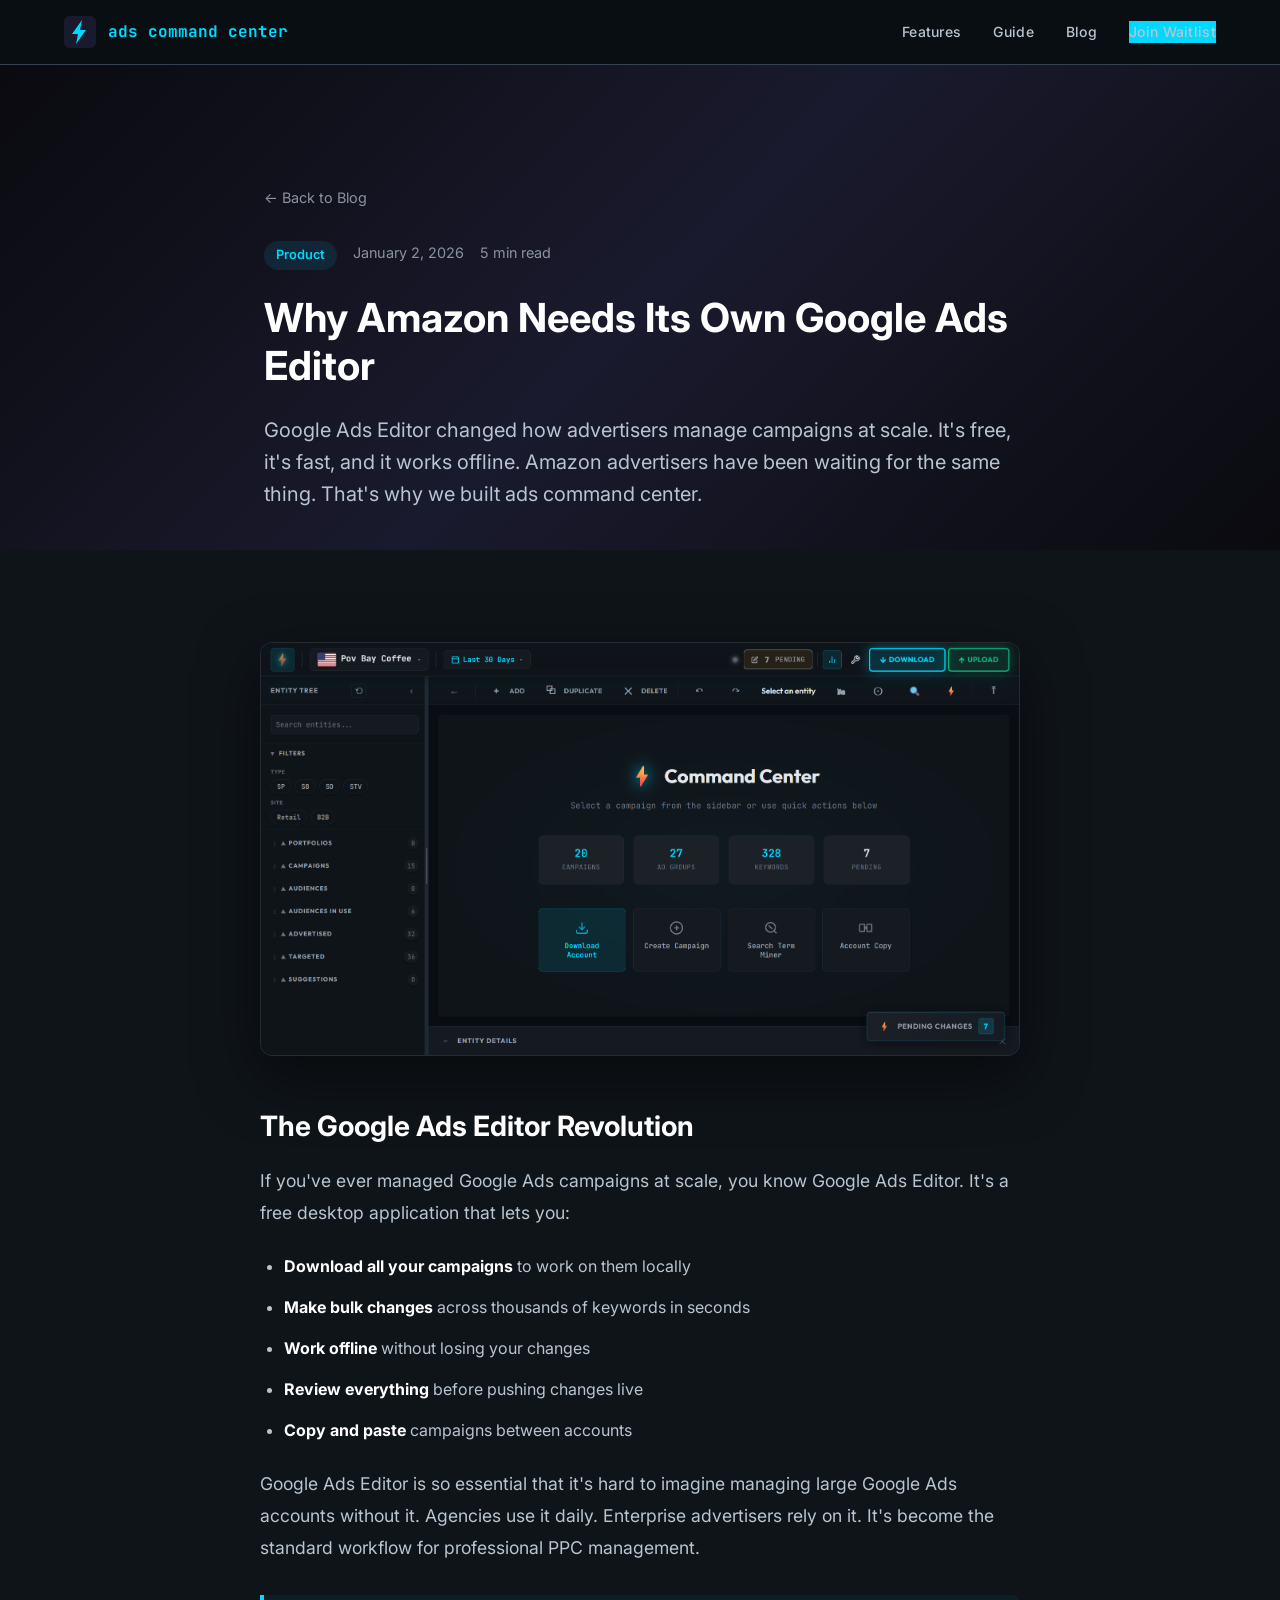
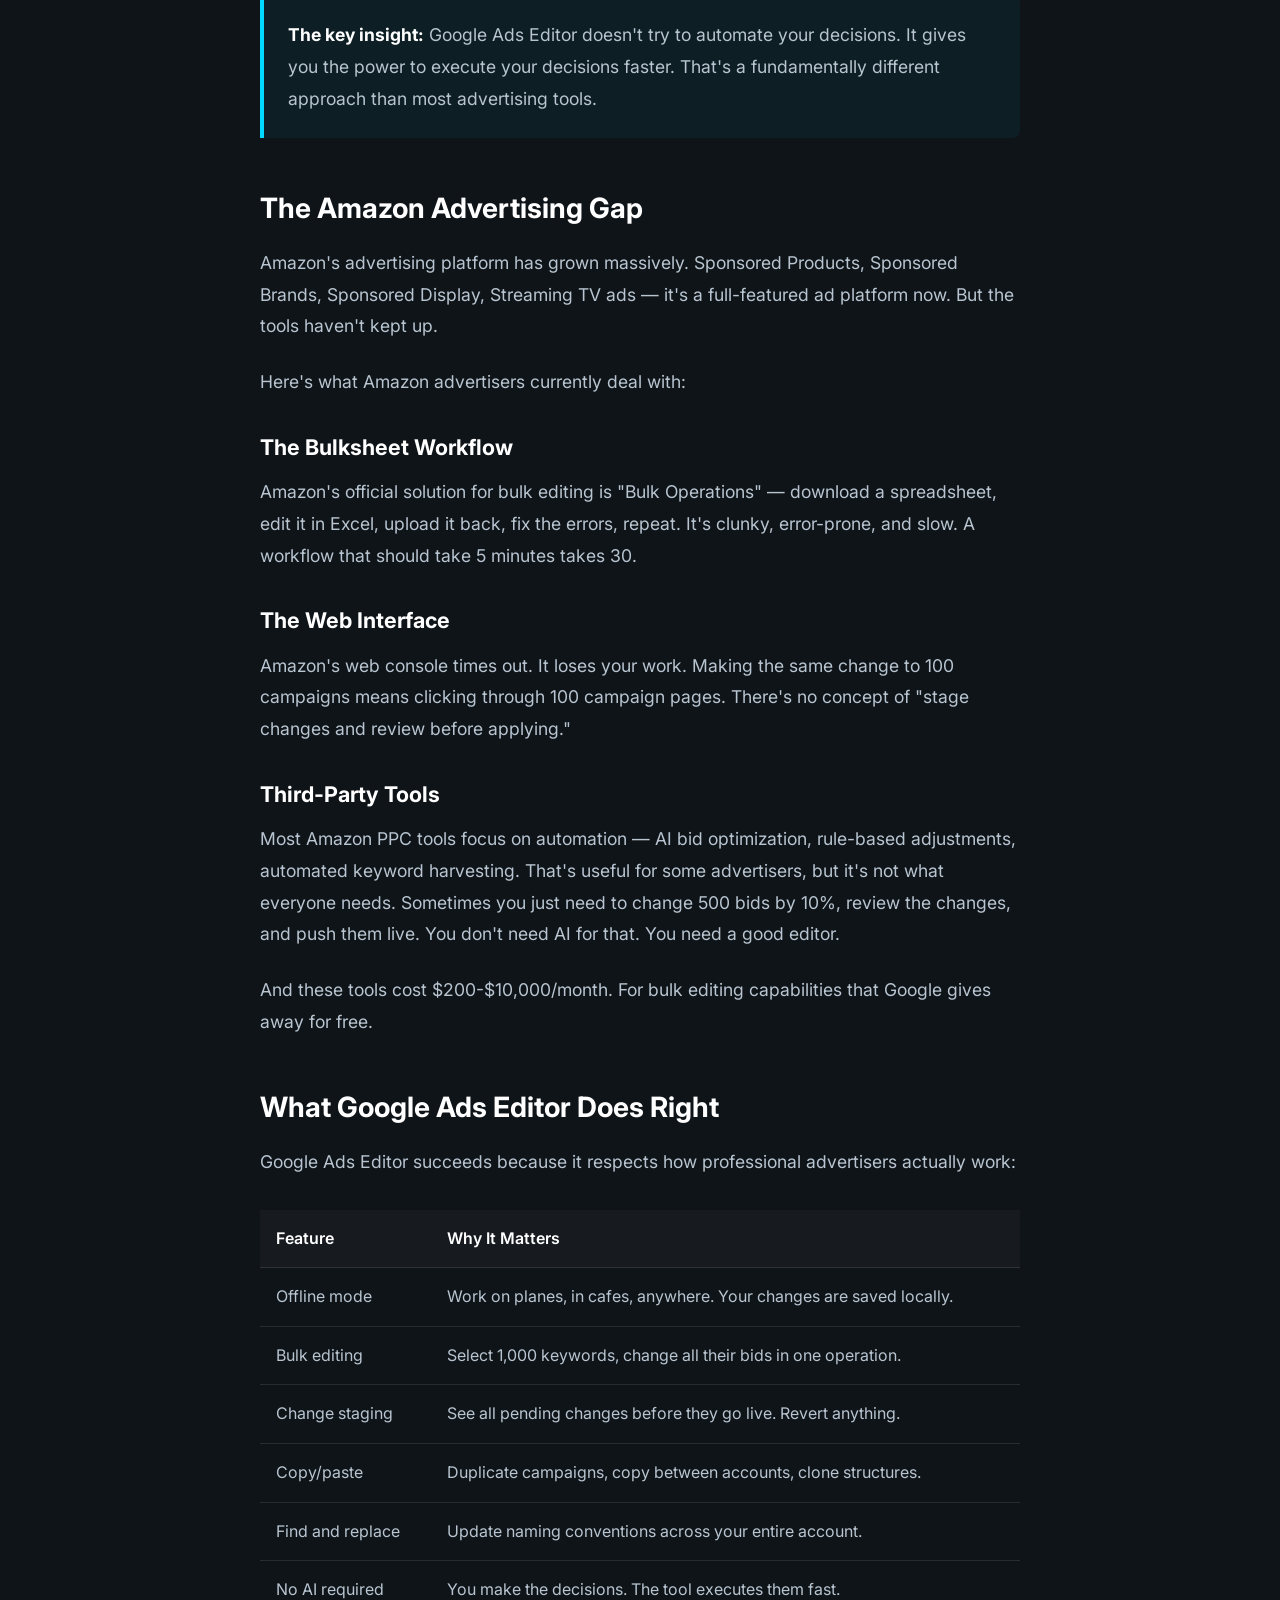
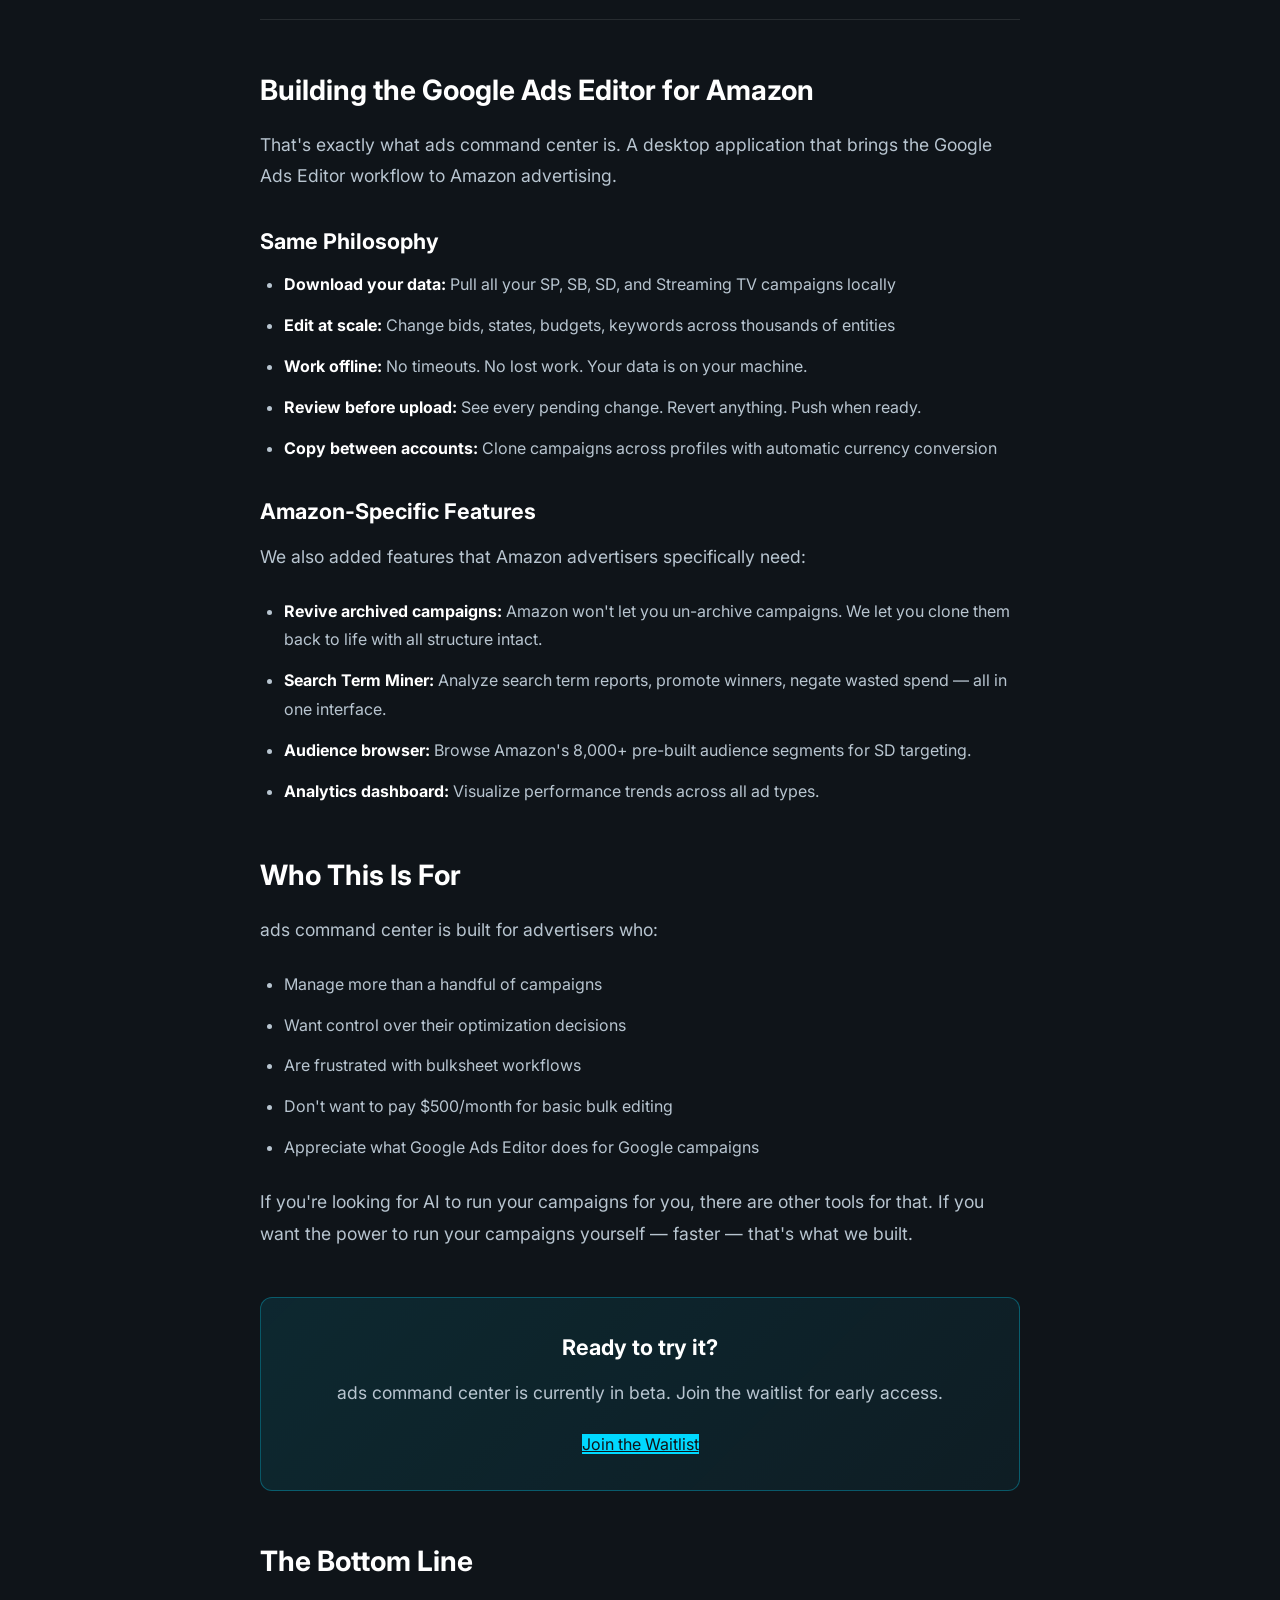
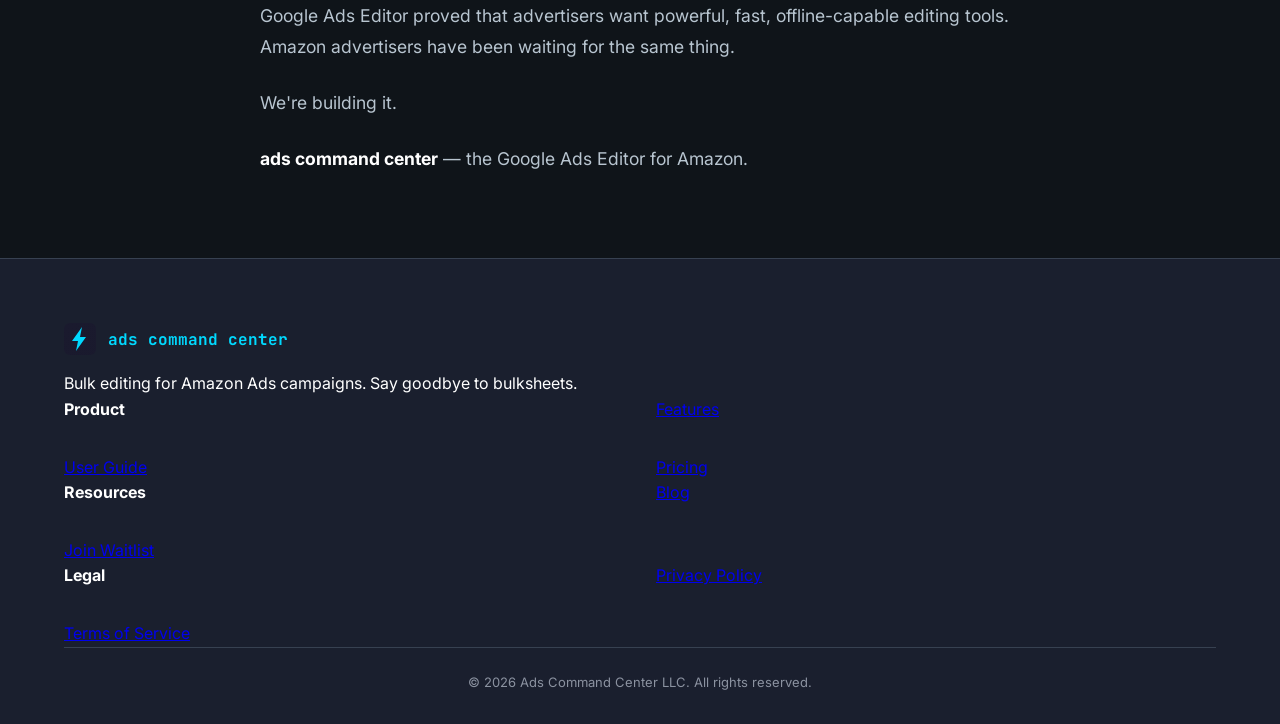
<file: blog/google-ads-editor-for-amazon.html>
<!DOCTYPE html>
<html lang="en">
<head>
    <meta charset="UTF-8">
    <meta name="viewport" content="width=device-width, initial-scale=1.0">
    <title>Why Amazon Needs Its Own Google Ads Editor - ads command center</title>
    <meta name="description" content="Google Ads Editor revolutionized campaign management. Amazon advertisers deserve the same power. Learn why ads command center is the Google Ads Editor for Amazon.">
    <meta name="keywords" content="Google Ads Editor for Amazon, Amazon Ads Editor, Amazon PPC editor, bulk edit Amazon campaigns, Amazon advertising desktop app, Google Ads Editor alternative Amazon">
    <link rel="canonical" href="https://adscommandcenter.io/blog/google-ads-editor-for-amazon.html">

    <!-- Open Graph -->
    <meta property="og:type" content="article">
    <meta property="og:title" content="Why Amazon Needs Its Own Google Ads Editor">
    <meta property="og:description" content="Google Ads Editor revolutionized campaign management. Amazon advertisers deserve the same power.">
    <meta property="og:url" content="https://adscommandcenter.io/blog/google-ads-editor-for-amazon.html">
    <meta property="og:site_name" content="ads command center">
    <meta property="article:published_time" content="2026-01-02">
    <meta property="article:author" content="ads command center">

    <!-- Twitter Card -->
    <meta name="twitter:card" content="summary_large_image">
    <meta name="twitter:title" content="Why Amazon Needs Its Own Google Ads Editor">
    <meta name="twitter:description" content="Google Ads Editor revolutionized campaign management. Amazon advertisers deserve the same power.">

    <!-- Structured Data - Article -->
    <script type="application/ld+json">
    {
      "@context": "https://schema.org",
      "@type": "Article",
      "headline": "Why Amazon Needs Its Own Google Ads Editor",
      "description": "Google Ads Editor revolutionized campaign management for Google advertisers. Amazon advertisers deserve the same power. Here's why we built ads command center.",
      "author": {
        "@type": "Organization",
        "name": "ads command center"
      },
      "publisher": {
        "@type": "Organization",
        "name": "ads command center",
        "url": "https://adscommandcenter.io"
      },
      "datePublished": "2026-01-02",
      "dateModified": "2026-01-02",
      "mainEntityOfPage": {
        "@type": "WebPage",
        "@id": "https://adscommandcenter.io/blog/google-ads-editor-for-amazon.html"
      },
      "keywords": ["Google Ads Editor", "Amazon Ads Editor", "Amazon PPC", "bulk editing", "campaign management"]
    }
    </script>

    <!-- Fonts -->
    <link rel="preconnect" href="https://fonts.googleapis.com">
    <link rel="preconnect" href="https://fonts.gstatic.com" crossorigin>
    <link href="https://fonts.googleapis.com/css2?family=JetBrains+Mono:wght@400;500;600;700&family=Inter:wght@300;400;500;600;700;800&display=swap" rel="stylesheet">

    <!-- Favicon -->
    <link rel="icon" type="image/svg+xml" href="/favicon.svg">
    <link rel="icon" type="image/png" sizes="32x32" href="/favicon-32x32.png">
    <link rel="icon" type="image/png" sizes="16x16" href="/favicon-16x16.png">
    <link rel="apple-touch-icon" sizes="180x180" href="/apple-touch-icon.png">
    <link rel="shortcut icon" href="/favicon.ico">
    <link rel="manifest" href="/site.webmanifest">

    <link rel="stylesheet" href="/css/styles.css">
    <style>
        .article-hero {
            padding: 120px 20px 40px;
            background: linear-gradient(135deg, #0a0a0f 0%, #1a1a2e 50%, #0a0a0f 100%);
        }
        .article-hero .container {
            max-width: 800px;
            margin: 0 auto;
        }
        .article-meta {
            display: flex;
            gap: 1rem;
            margin-bottom: 1.5rem;
            font-size: 0.9rem;
            color: var(--color-text-tertiary);
        }
        .article-tag {
            background: rgba(0, 217, 255, 0.1);
            color: #00d9ff;
            padding: 0.25rem 0.75rem;
            border-radius: 20px;
            font-size: 0.8rem;
            font-weight: 600;
        }
        .article-hero h1 {
            font-size: 2.5rem;
            line-height: 1.2;
            margin-bottom: 1.5rem;
            color: var(--color-text-primary);
        }
        .article-hero .lead {
            font-size: 1.25rem;
            color: var(--color-text-secondary);
            line-height: 1.6;
        }
        .article-content {
            max-width: 800px;
            margin: 0 auto;
            padding: 60px 20px;
        }
        .article-content h2 {
            font-size: 1.75rem;
            margin-top: 3rem;
            margin-bottom: 1rem;
            color: var(--color-text-primary);
        }
        .article-content h3 {
            font-size: 1.35rem;
            margin-top: 2rem;
            margin-bottom: 0.75rem;
            color: var(--color-text-primary);
        }
        .article-content p {
            color: var(--color-text-secondary);
            line-height: 1.8;
            margin-bottom: 1.5rem;
            font-size: 1.1rem;
        }
        .article-content ul, .article-content ol {
            color: var(--color-text-secondary);
            line-height: 1.8;
            margin-bottom: 1.5rem;
            padding-left: 1.5rem;
        }
        .article-content li {
            margin-bottom: 0.75rem;
        }
        .article-content strong {
            color: var(--color-text-primary);
        }
        .highlight-box {
            background: rgba(0, 217, 255, 0.05);
            border-left: 4px solid #00d9ff;
            padding: 1.5rem;
            margin: 2rem 0;
            border-radius: 0 8px 8px 0;
        }
        .highlight-box p {
            margin-bottom: 0;
        }
        .comparison-table {
            width: 100%;
            border-collapse: collapse;
            margin: 2rem 0;
        }
        .comparison-table th, .comparison-table td {
            padding: 1rem;
            text-align: left;
            border-bottom: 1px solid rgba(255, 255, 255, 0.1);
        }
        .comparison-table th {
            color: var(--color-text-primary);
            font-weight: 600;
            background: rgba(255, 255, 255, 0.03);
        }
        .comparison-table td {
            color: var(--color-text-secondary);
        }
        .comparison-table tr:hover td {
            background: rgba(255, 255, 255, 0.02);
        }
        .cta-box {
            background: linear-gradient(135deg, rgba(0, 217, 255, 0.1) 0%, rgba(0, 217, 255, 0.05) 100%);
            border: 1px solid rgba(0, 217, 255, 0.3);
            border-radius: 12px;
            padding: 2rem;
            margin: 3rem 0;
            text-align: center;
        }
        .cta-box h3 {
            margin-top: 0;
            color: var(--color-text-primary);
        }
        .cta-box p {
            margin-bottom: 1.5rem;
        }
        .back-link {
            display: inline-flex;
            align-items: center;
            gap: 0.5rem;
            color: var(--color-text-tertiary);
            text-decoration: none;
            margin-bottom: 2rem;
            font-size: 0.9rem;
        }
        .back-link:hover {
            color: #00d9ff;
        }
        .logo {
            display: flex;
            align-items: center;
            gap: 0.75rem;
            text-decoration: none;
            color: #00d9ff;
            font-family: 'JetBrains Mono', monospace;
            font-weight: 700;
            font-size: 1rem;
        }
        .hero-image {
            margin: 2rem 0 3rem;
            border-radius: 12px;
            overflow: hidden;
            border: 1px solid rgba(255, 255, 255, 0.1);
            box-shadow: 0 20px 60px rgba(0, 0, 0, 0.5);
        }
        .hero-image img {
            width: 100%;
            height: auto;
            display: block;
        }
    </style>
</head>
<body>
    <!-- Navigation -->
    <nav class="navbar">
        <div class="container">
            <a href="/" class="logo">
                <svg class="logo-icon" width="32" height="32" viewBox="0 0 32 32" fill="none" xmlns="http://www.w3.org/2000/svg">
                    <rect width="32" height="32" rx="6" fill="url(#logo-gradient)"/>
                    <path d="M18 4L8 18h6l-2 10 10-14h-6l2-10z" fill="#00d9ff"/>
                    <defs>
                        <linearGradient id="logo-gradient" x1="0" y1="0" x2="32" y2="32">
                            <stop offset="0%" stop-color="#1a1a2e"/>
                            <stop offset="100%" stop-color="#0d0d1a"/>
                        </linearGradient>
                    </defs>
                </svg>
                <span>ads command center</span>
            </a>
            <div class="nav-links">
                <a href="/#features">Features</a>
                <a href="/guide.html">Guide</a>
                <a href="/blog/">Blog</a>
                <a href="/#waitlist" class="btn btn-primary">Join Waitlist</a>
            </div>
        </div>
    </nav>

    <article>
        <header class="article-hero">
            <div class="container">
                <a href="/blog/" class="back-link">← Back to Blog</a>
                <div class="article-meta">
                    <span class="article-tag">Product</span>
                    <span>January 2, 2026</span>
                    <span>5 min read</span>
                </div>
                <h1>Why Amazon Needs Its Own Google Ads Editor</h1>
                <p class="lead">Google Ads Editor changed how advertisers manage campaigns at scale. It's free, it's fast, and it works offline. Amazon advertisers have been waiting for the same thing. That's why we built ads command center.</p>
            </div>
        </header>

        <div class="article-content">
            <div class="hero-image">
                <img src="/images/hero-main.png" alt="ads command center - bulk editing interface for Amazon Ads campaigns">
            </div>
            <h2>The Google Ads Editor Revolution</h2>

            <p>If you've ever managed Google Ads campaigns at scale, you know Google Ads Editor. It's a free desktop application that lets you:</p>

            <ul>
                <li><strong>Download all your campaigns</strong> to work on them locally</li>
                <li><strong>Make bulk changes</strong> across thousands of keywords in seconds</li>
                <li><strong>Work offline</strong> without losing your changes</li>
                <li><strong>Review everything</strong> before pushing changes live</li>
                <li><strong>Copy and paste</strong> campaigns between accounts</li>
            </ul>

            <p>Google Ads Editor is so essential that it's hard to imagine managing large Google Ads accounts without it. Agencies use it daily. Enterprise advertisers rely on it. It's become the standard workflow for professional PPC management.</p>

            <div class="highlight-box">
                <p><strong>The key insight:</strong> Google Ads Editor doesn't try to automate your decisions. It gives you the power to execute your decisions faster. That's a fundamentally different approach than most advertising tools.</p>
            </div>

            <h2>The Amazon Advertising Gap</h2>

            <p>Amazon's advertising platform has grown massively. Sponsored Products, Sponsored Brands, Sponsored Display, Streaming TV ads — it's a full-featured ad platform now. But the tools haven't kept up.</p>

            <p>Here's what Amazon advertisers currently deal with:</p>

            <h3>The Bulksheet Workflow</h3>
            <p>Amazon's official solution for bulk editing is "Bulk Operations" — download a spreadsheet, edit it in Excel, upload it back, fix the errors, repeat. It's clunky, error-prone, and slow. A workflow that should take 5 minutes takes 30.</p>

            <h3>The Web Interface</h3>
            <p>Amazon's web console times out. It loses your work. Making the same change to 100 campaigns means clicking through 100 campaign pages. There's no concept of "stage changes and review before applying."</p>

            <h3>Third-Party Tools</h3>
            <p>Most Amazon PPC tools focus on automation — AI bid optimization, rule-based adjustments, automated keyword harvesting. That's useful for some advertisers, but it's not what everyone needs. Sometimes you just need to change 500 bids by 10%, review the changes, and push them live. You don't need AI for that. You need a good editor.</p>

            <p>And these tools cost $200-$10,000/month. For bulk editing capabilities that Google gives away for free.</p>

            <h2>What Google Ads Editor Does Right</h2>

            <p>Google Ads Editor succeeds because it respects how professional advertisers actually work:</p>

            <table class="comparison-table">
                <thead>
                    <tr>
                        <th>Feature</th>
                        <th>Why It Matters</th>
                    </tr>
                </thead>
                <tbody>
                    <tr>
                        <td>Offline mode</td>
                        <td>Work on planes, in cafes, anywhere. Your changes are saved locally.</td>
                    </tr>
                    <tr>
                        <td>Bulk editing</td>
                        <td>Select 1,000 keywords, change all their bids in one operation.</td>
                    </tr>
                    <tr>
                        <td>Change staging</td>
                        <td>See all pending changes before they go live. Revert anything.</td>
                    </tr>
                    <tr>
                        <td>Copy/paste</td>
                        <td>Duplicate campaigns, copy between accounts, clone structures.</td>
                    </tr>
                    <tr>
                        <td>Find and replace</td>
                        <td>Update naming conventions across your entire account.</td>
                    </tr>
                    <tr>
                        <td>No AI required</td>
                        <td>You make the decisions. The tool executes them fast.</td>
                    </tr>
                </tbody>
            </table>

            <h2>Building the Google Ads Editor for Amazon</h2>

            <p>That's exactly what ads command center is. A desktop application that brings the Google Ads Editor workflow to Amazon advertising.</p>

            <h3>Same Philosophy</h3>
            <ul>
                <li><strong>Download your data:</strong> Pull all your SP, SB, SD, and Streaming TV campaigns locally</li>
                <li><strong>Edit at scale:</strong> Change bids, states, budgets, keywords across thousands of entities</li>
                <li><strong>Work offline:</strong> No timeouts. No lost work. Your data is on your machine.</li>
                <li><strong>Review before upload:</strong> See every pending change. Revert anything. Push when ready.</li>
                <li><strong>Copy between accounts:</strong> Clone campaigns across profiles with automatic currency conversion</li>
            </ul>

            <h3>Amazon-Specific Features</h3>
            <p>We also added features that Amazon advertisers specifically need:</p>
            <ul>
                <li><strong>Revive archived campaigns:</strong> Amazon won't let you un-archive campaigns. We let you clone them back to life with all structure intact.</li>
                <li><strong>Search Term Miner:</strong> Analyze search term reports, promote winners, negate wasted spend — all in one interface.</li>
                <li><strong>Audience browser:</strong> Browse Amazon's 8,000+ pre-built audience segments for SD targeting.</li>
                <li><strong>Analytics dashboard:</strong> Visualize performance trends across all ad types.</li>
            </ul>

            <h2>Who This Is For</h2>

            <p>ads command center is built for advertisers who:</p>
            <ul>
                <li>Manage more than a handful of campaigns</li>
                <li>Want control over their optimization decisions</li>
                <li>Are frustrated with bulksheet workflows</li>
                <li>Don't want to pay $500/month for basic bulk editing</li>
                <li>Appreciate what Google Ads Editor does for Google campaigns</li>
            </ul>

            <p>If you're looking for AI to run your campaigns for you, there are other tools for that. If you want the power to run your campaigns yourself — faster — that's what we built.</p>

            <div class="cta-box">
                <h3>Ready to try it?</h3>
                <p>ads command center is currently in beta. Join the waitlist for early access.</p>
                <a href="/#waitlist" class="btn btn-primary">Join the Waitlist</a>
            </div>

            <h2>The Bottom Line</h2>

            <p>Google Ads Editor proved that advertisers want powerful, fast, offline-capable editing tools. Amazon advertisers have been waiting for the same thing.</p>

            <p>We're building it.</p>

            <p><strong>ads command center</strong> — the Google Ads Editor for Amazon.</p>
        </div>
    </article>

    <!-- Footer -->
    <footer class="footer">
        <div class="container">
            <div class="footer-grid">
                <div class="footer-brand">
                    <a href="/" class="logo">
                        <svg class="logo-icon" width="32" height="32" viewBox="0 0 32 32" fill="none" xmlns="http://www.w3.org/2000/svg">
                            <rect width="32" height="32" rx="6" fill="url(#footer-logo-gradient)"/>
                            <path d="M18 4L8 18h6l-2 10 10-14h-6l2-10z" fill="#00d9ff"/>
                            <defs>
                                <linearGradient id="footer-logo-gradient" x1="0" y1="0" x2="32" y2="32">
                                    <stop offset="0%" stop-color="#1a1a2e"/>
                                    <stop offset="100%" stop-color="#0d0d1a"/>
                                </linearGradient>
                            </defs>
                        </svg>
                        <span>ads command center</span>
                    </a>
                    <p>Bulk editing for Amazon Ads campaigns. Say goodbye to bulksheets.</p>
                </div>
                <div class="footer-links">
                    <h4>Product</h4>
                    <a href="/#features">Features</a>
                    <a href="/guide.html">User Guide</a>
                    <a href="/#pricing">Pricing</a>
                </div>
                <div class="footer-links">
                    <h4>Resources</h4>
                    <a href="/blog/">Blog</a>
                    <a href="/#waitlist">Join Waitlist</a>
                </div>
                <div class="footer-links">
                    <h4>Legal</h4>
                    <a href="/privacy.html">Privacy Policy</a>
                    <a href="/terms.html">Terms of Service</a>
                </div>
            </div>
            <div class="footer-bottom">
                <p>&copy; 2026 Ads Command Center LLC. All rights reserved.</p>
            </div>
        </div>
    </footer>

    <script src="/js/main.js"></script>
</body>
</html>
</file>
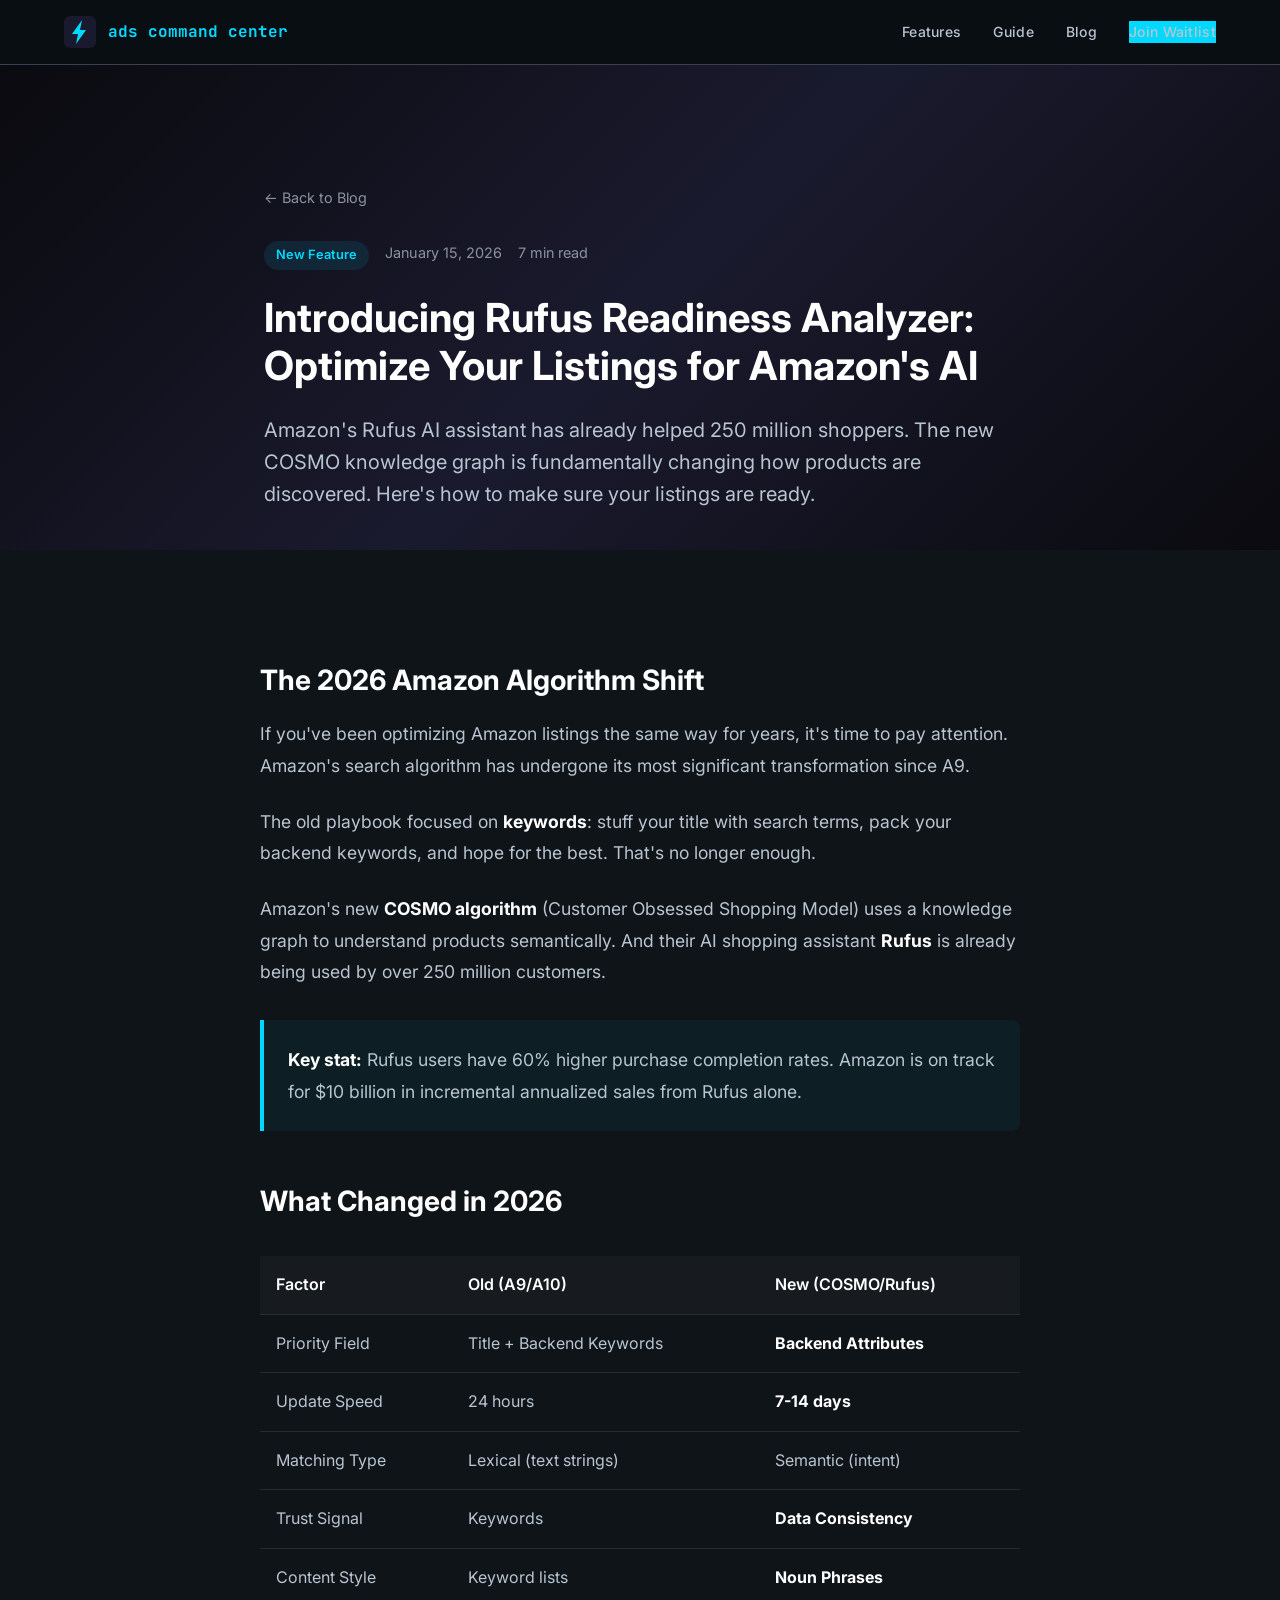
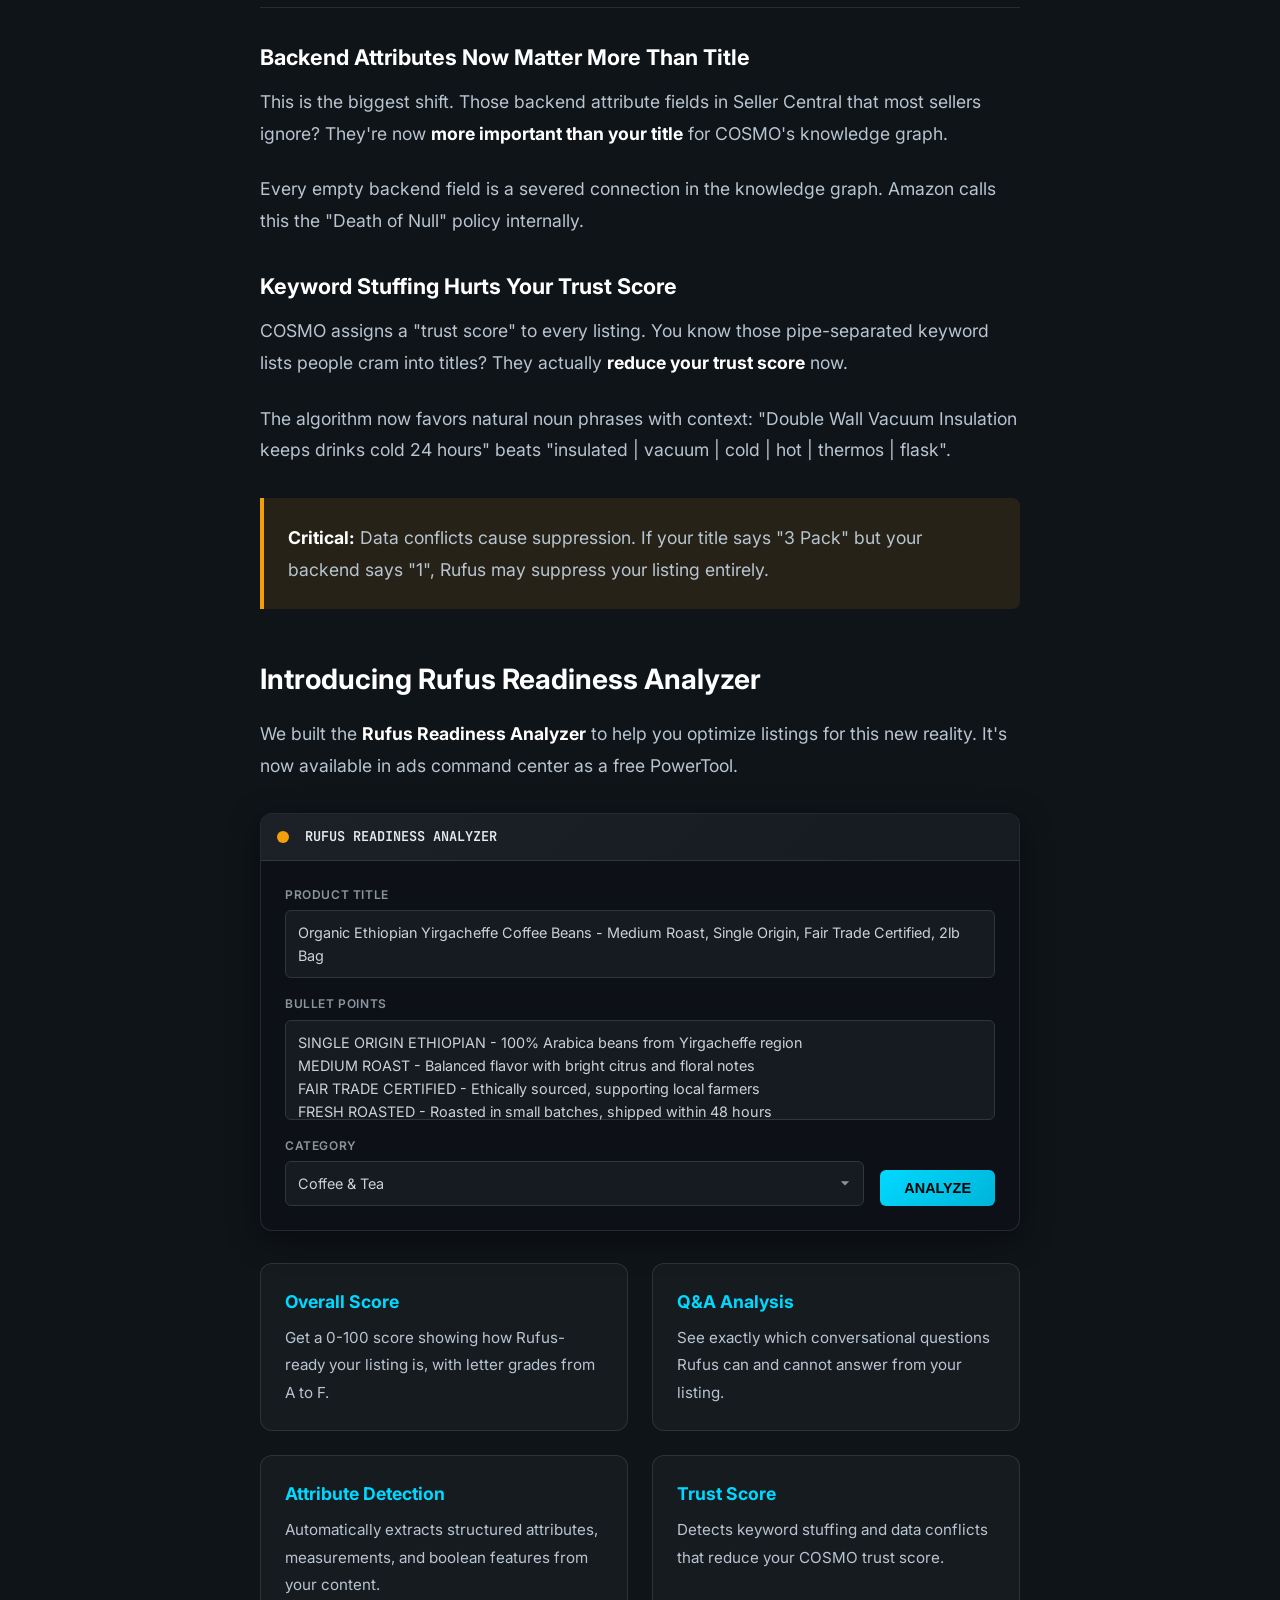
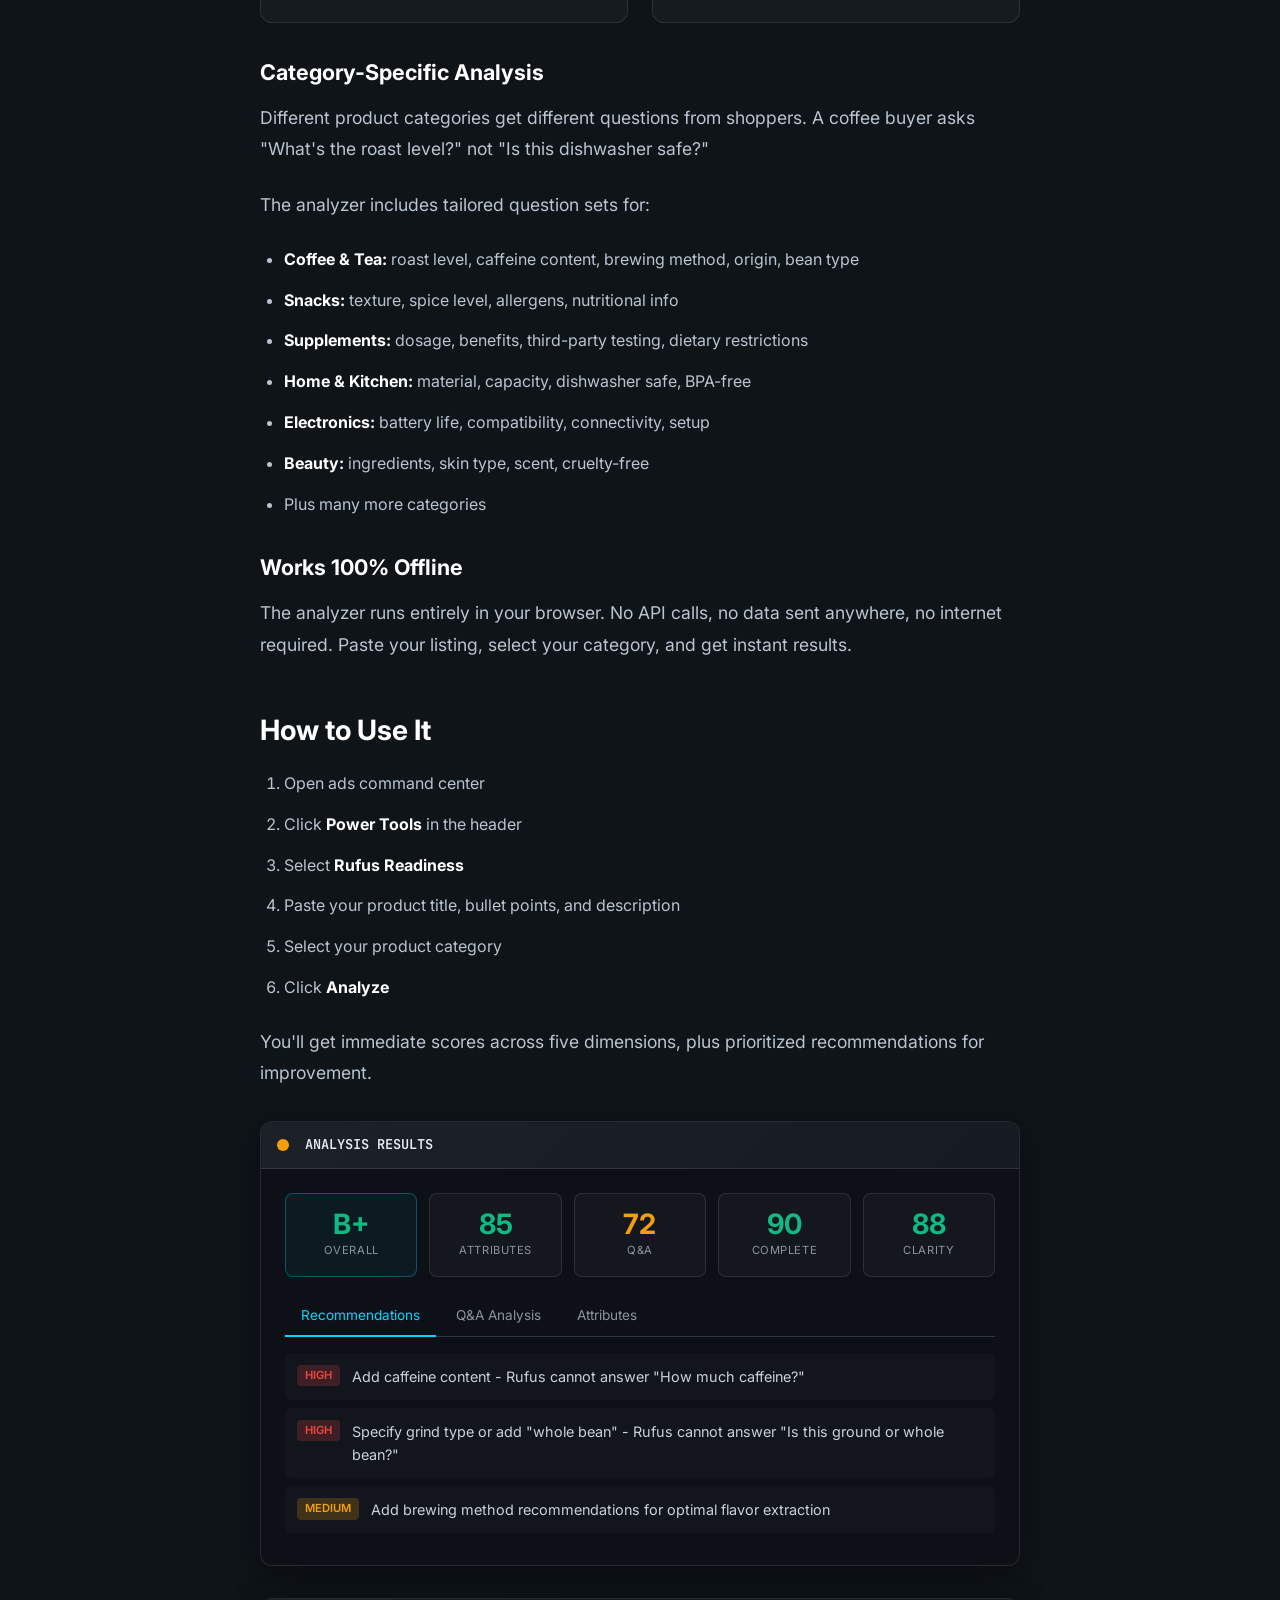
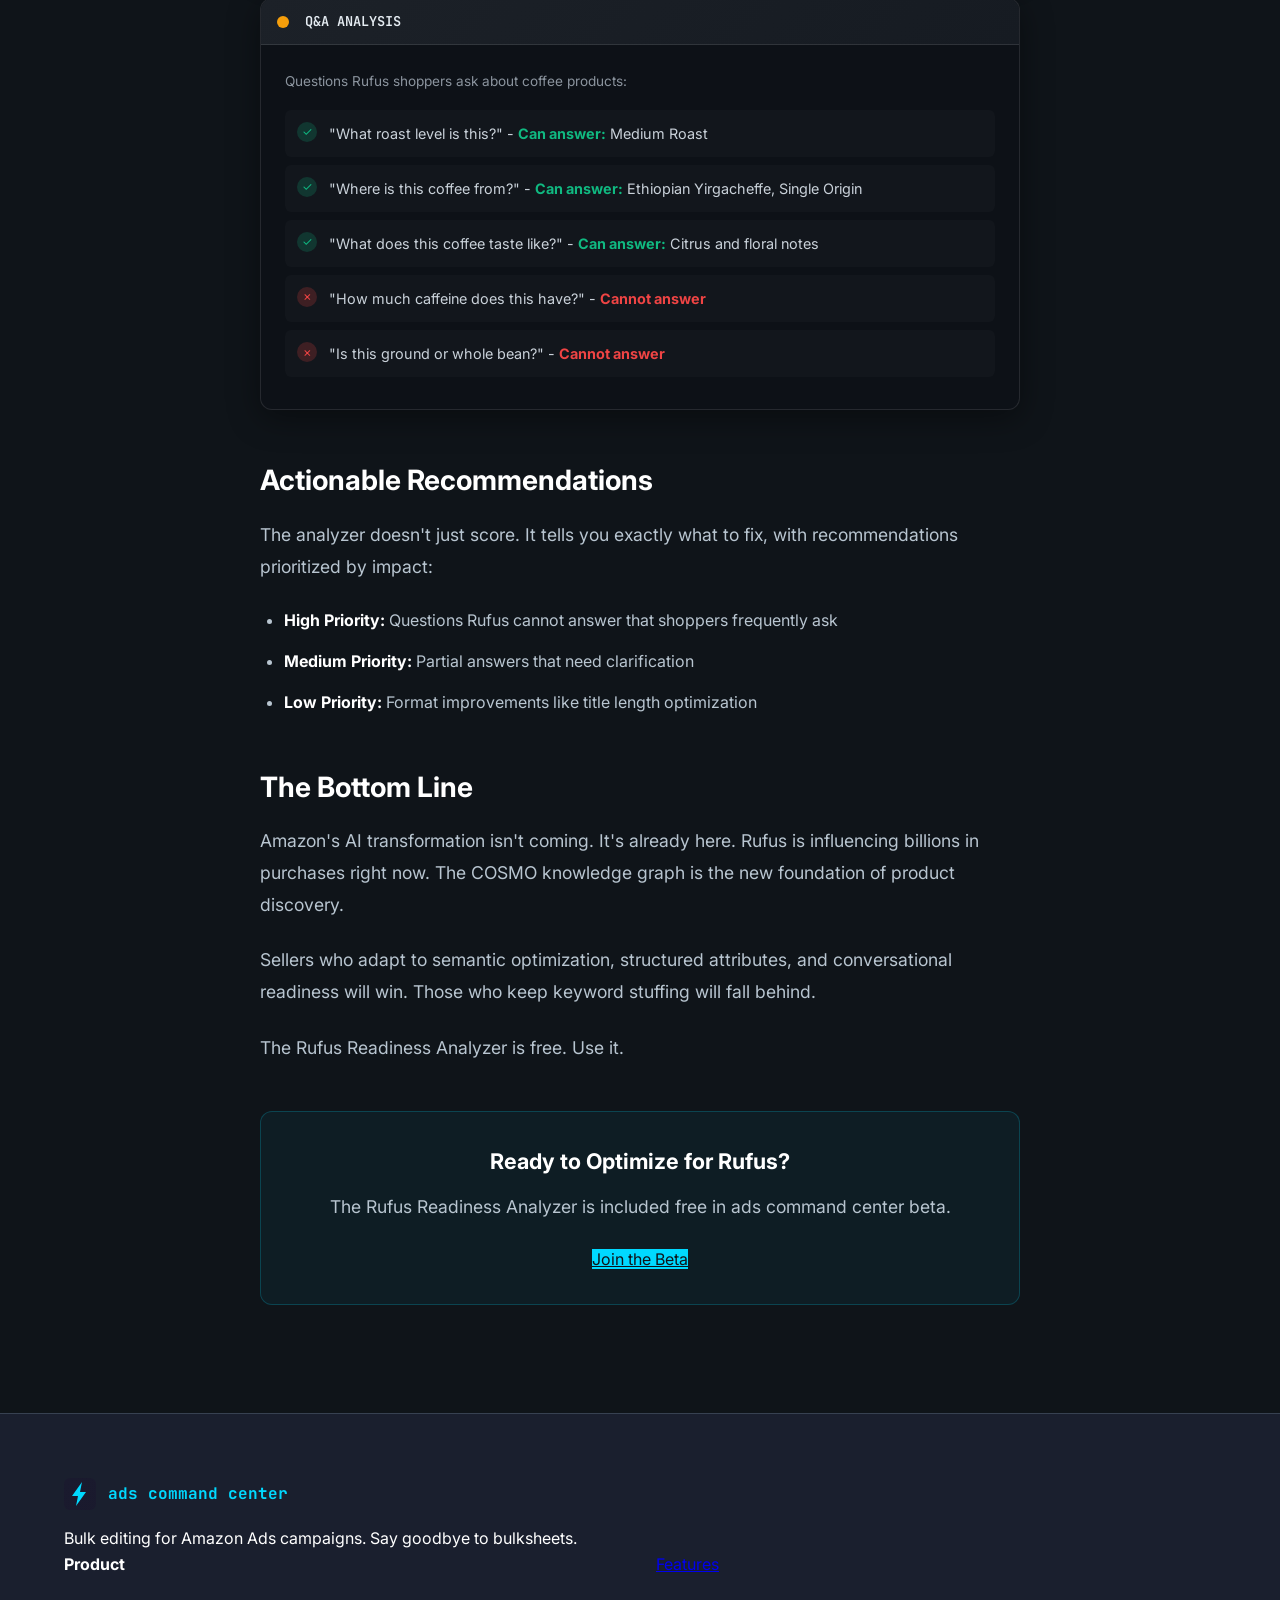
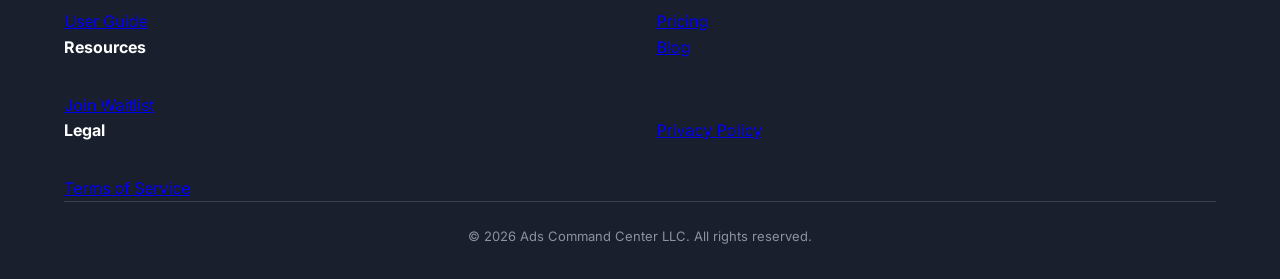
<file: blog/rufus-readiness-analyzer.html>
<!DOCTYPE html>
<html lang="en">
<head>
    <meta charset="UTF-8">
    <meta name="viewport" content="width=device-width, initial-scale=1.0">
    <title>Introducing Rufus Readiness Analyzer: Optimize Your Listings for Amazon's AI - ads command center</title>
    <meta name="description" content="Amazon's Rufus AI is changing how shoppers discover products. Learn how the new Rufus Readiness Analyzer helps you optimize listings for Amazon's COSMO knowledge graph.">
    <meta name="keywords" content="Amazon Rufus, COSMO algorithm, Amazon AI optimization, Rufus readiness, Amazon listing optimization, knowledge graph optimization, Amazon SEO 2026">
    <link rel="canonical" href="https://adscommandcenter.io/blog/rufus-readiness-analyzer.html">

    <!-- Open Graph -->
    <meta property="og:type" content="article">
    <meta property="og:title" content="Introducing Rufus Readiness Analyzer: Optimize Your Listings for Amazon's AI">
    <meta property="og:description" content="Amazon's Rufus AI is changing how shoppers discover products. Optimize your listings for the COSMO knowledge graph.">
    <meta property="og:url" content="https://adscommandcenter.io/blog/rufus-readiness-analyzer.html">
    <meta property="og:site_name" content="ads command center">
    <meta property="article:published_time" content="2026-01-15">
    <meta property="article:author" content="ads command center">

    <!-- Twitter Card -->
    <meta name="twitter:card" content="summary_large_image">
    <meta name="twitter:title" content="Introducing Rufus Readiness Analyzer: Optimize Your Listings for Amazon's AI">
    <meta name="twitter:description" content="Amazon's Rufus AI is changing how shoppers discover products. Optimize your listings for the COSMO knowledge graph.">

    <!-- Structured Data - Article -->
    <script type="application/ld+json">
    {
      "@context": "https://schema.org",
      "@type": "Article",
      "headline": "Introducing Rufus Readiness Analyzer: Optimize Your Listings for Amazon's AI",
      "description": "Amazon's Rufus AI assistant and COSMO knowledge graph are transforming product discovery. Learn how to optimize your listings with our new free tool.",
      "author": {
        "@type": "Organization",
        "name": "ads command center"
      },
      "publisher": {
        "@type": "Organization",
        "name": "ads command center",
        "url": "https://adscommandcenter.io"
      },
      "datePublished": "2026-01-15",
      "dateModified": "2026-01-15",
      "mainEntityOfPage": {
        "@type": "WebPage",
        "@id": "https://adscommandcenter.io/blog/rufus-readiness-analyzer.html"
      },
      "keywords": ["Amazon Rufus", "COSMO algorithm", "Amazon listing optimization", "knowledge graph", "Amazon AI"]
    }
    </script>

    <!-- Fonts -->
    <link rel="preconnect" href="https://fonts.googleapis.com">
    <link rel="preconnect" href="https://fonts.gstatic.com" crossorigin>
    <link href="https://fonts.googleapis.com/css2?family=JetBrains+Mono:wght@400;500;600;700&family=Inter:wght@300;400;500;600;700;800&display=swap" rel="stylesheet">

    <!-- Favicon -->
    <link rel="icon" type="image/svg+xml" href="/favicon.svg">
    <link rel="icon" type="image/png" sizes="32x32" href="/favicon-32x32.png">
    <link rel="icon" type="image/png" sizes="16x16" href="/favicon-16x16.png">
    <link rel="apple-touch-icon" sizes="180x180" href="/apple-touch-icon.png">
    <link rel="shortcut icon" href="/favicon.ico">
    <link rel="manifest" href="/site.webmanifest">

    <link rel="stylesheet" href="/css/styles.css">
    <style>
        .article-hero {
            padding: 120px 20px 40px;
            background: linear-gradient(135deg, #0a0a0f 0%, #1a1a2e 50%, #0a0a0f 100%);
        }
        .article-hero .container {
            max-width: 800px;
            margin: 0 auto;
        }
        .article-meta {
            display: flex;
            gap: 1rem;
            margin-bottom: 1.5rem;
            font-size: 0.9rem;
            color: var(--color-text-tertiary);
        }
        .article-tag {
            background: rgba(0, 217, 255, 0.1);
            color: #00d9ff;
            padding: 0.25rem 0.75rem;
            border-radius: 20px;
            font-size: 0.8rem;
            font-weight: 600;
        }
        .article-hero h1 {
            font-size: 2.5rem;
            line-height: 1.2;
            margin-bottom: 1.5rem;
            color: var(--color-text-primary);
        }
        .article-hero .lead {
            font-size: 1.25rem;
            color: var(--color-text-secondary);
            line-height: 1.6;
        }
        .article-content {
            max-width: 800px;
            margin: 0 auto;
            padding: 60px 20px;
        }
        .article-content h2 {
            font-size: 1.75rem;
            margin-top: 3rem;
            margin-bottom: 1rem;
            color: var(--color-text-primary);
        }
        .article-content h3 {
            font-size: 1.35rem;
            margin-top: 2rem;
            margin-bottom: 0.75rem;
            color: var(--color-text-primary);
        }
        .article-content p {
            color: var(--color-text-secondary);
            line-height: 1.8;
            margin-bottom: 1.5rem;
            font-size: 1.1rem;
        }
        .article-content ul, .article-content ol {
            color: var(--color-text-secondary);
            line-height: 1.8;
            margin-bottom: 1.5rem;
            padding-left: 1.5rem;
        }
        .article-content li {
            margin-bottom: 0.75rem;
        }
        .article-content strong {
            color: var(--color-text-primary);
        }
        .highlight-box {
            background: rgba(0, 217, 255, 0.05);
            border-left: 4px solid #00d9ff;
            padding: 1.5rem;
            margin: 2rem 0;
            border-radius: 0 8px 8px 0;
        }
        .highlight-box p {
            margin-bottom: 0;
        }
        .warning-box {
            background: rgba(245, 158, 11, 0.1);
            border-left: 4px solid #f59e0b;
            padding: 1.5rem;
            margin: 2rem 0;
            border-radius: 0 8px 8px 0;
        }
        .warning-box p {
            margin-bottom: 0;
        }
        .comparison-table {
            width: 100%;
            border-collapse: collapse;
            margin: 2rem 0;
        }
        .comparison-table th, .comparison-table td {
            padding: 1rem;
            text-align: left;
            border-bottom: 1px solid rgba(255, 255, 255, 0.1);
        }
        .comparison-table th {
            color: var(--color-text-primary);
            font-weight: 600;
            background: rgba(255, 255, 255, 0.03);
        }
        .comparison-table td {
            color: var(--color-text-secondary);
        }
        .feature-grid {
            display: grid;
            grid-template-columns: repeat(auto-fit, minmax(250px, 1fr));
            gap: 1.5rem;
            margin: 2rem 0;
        }
        .feature-card {
            background: rgba(255, 255, 255, 0.03);
            border: 1px solid rgba(255, 255, 255, 0.1);
            border-radius: 12px;
            padding: 1.5rem;
        }
        .feature-card h4 {
            color: #00d9ff;
            margin-bottom: 0.5rem;
            font-size: 1.1rem;
        }
        .feature-card p {
            font-size: 0.95rem;
            margin-bottom: 0;
        }
        .cta-section {
            background: rgba(0, 217, 255, 0.05);
            border: 1px solid rgba(0, 217, 255, 0.2);
            border-radius: 12px;
            padding: 2rem;
            text-align: center;
            margin: 3rem 0;
        }
        .cta-section h3 {
            margin-top: 0;
        }
        .back-link {
            display: inline-flex;
            align-items: center;
            gap: 0.5rem;
            color: var(--color-text-tertiary);
            text-decoration: none;
            margin-bottom: 2rem;
            font-size: 0.9rem;
        }
        .back-link:hover {
            color: #00d9ff;
        }
        /* UI Mockup Styles */
        .ui-mockup {
            background: #0d1117;
            border: 1px solid rgba(255, 255, 255, 0.1);
            border-radius: 12px;
            overflow: hidden;
            margin: 2rem 0;
            box-shadow: 0 8px 32px rgba(0, 0, 0, 0.4);
        }
        .mockup-header {
            background: linear-gradient(135deg, #1c2128 0%, #161b22 100%);
            padding: 12px 16px;
            border-bottom: 1px solid rgba(255, 255, 255, 0.1);
            display: flex;
            align-items: center;
            gap: 8px;
        }
        .mockup-header-dot {
            width: 12px;
            height: 12px;
            border-radius: 50%;
            background: #f59e0b;
        }
        .mockup-header-title {
            color: #e6edf3;
            font-family: 'JetBrains Mono', monospace;
            font-size: 0.85rem;
            font-weight: 600;
            margin-left: 8px;
        }
        .mockup-body {
            padding: 24px;
        }
        .mockup-input-group {
            margin-bottom: 16px;
        }
        .mockup-label {
            color: #8b949e;
            font-size: 0.75rem;
            font-weight: 600;
            text-transform: uppercase;
            letter-spacing: 0.05em;
            margin-bottom: 6px;
            display: block;
        }
        .mockup-input {
            background: #161b22;
            border: 1px solid #30363d;
            border-radius: 6px;
            padding: 10px 12px;
            color: #c9d1d9;
            font-family: inherit;
            font-size: 0.9rem;
            width: 100%;
            box-sizing: border-box;
        }
        .mockup-textarea {
            min-height: 80px;
            resize: none;
        }
        .mockup-select {
            background: #161b22 url("data:image/svg+xml,%3Csvg xmlns='http://www.w3.org/2000/svg' fill='%238b949e' viewBox='0 0 24 24'%3E%3Cpath d='M7 10l5 5 5-5z'/%3E%3C/svg%3E") no-repeat right 8px center;
            background-size: 20px;
            appearance: none;
            padding-right: 32px;
        }
        .mockup-btn {
            background: linear-gradient(135deg, #00d9ff 0%, #00b4d8 100%);
            color: #000;
            font-weight: 600;
            padding: 10px 24px;
            border: none;
            border-radius: 6px;
            cursor: pointer;
            font-size: 0.9rem;
            margin-top: 8px;
        }
        .mockup-score-grid {
            display: grid;
            grid-template-columns: repeat(5, 1fr);
            gap: 12px;
            margin-bottom: 20px;
        }
        .mockup-score-card {
            background: rgba(255, 255, 255, 0.03);
            border: 1px solid rgba(255, 255, 255, 0.1);
            border-radius: 8px;
            padding: 16px;
            text-align: center;
        }
        .mockup-score-card.overall {
            border-color: rgba(0, 217, 255, 0.3);
            background: rgba(0, 217, 255, 0.05);
        }
        .mockup-score-value {
            font-size: 1.75rem;
            font-weight: 700;
            color: #10b981;
            line-height: 1;
        }
        .mockup-score-value.good { color: #10b981; }
        .mockup-score-value.medium { color: #f59e0b; }
        .mockup-score-value.poor { color: #ef4444; }
        .mockup-score-label {
            font-size: 0.7rem;
            color: #8b949e;
            text-transform: uppercase;
            letter-spacing: 0.05em;
            margin-top: 4px;
        }
        .mockup-tabs {
            display: flex;
            gap: 4px;
            border-bottom: 1px solid #30363d;
            margin-bottom: 16px;
        }
        .mockup-tab {
            padding: 8px 16px;
            color: #8b949e;
            font-size: 0.85rem;
            cursor: pointer;
            border-bottom: 2px solid transparent;
            margin-bottom: -1px;
        }
        .mockup-tab.active {
            color: #00d9ff;
            border-bottom-color: #00d9ff;
        }
        .mockup-qa-item {
            display: flex;
            align-items: flex-start;
            gap: 12px;
            padding: 12px;
            background: rgba(255, 255, 255, 0.02);
            border-radius: 6px;
            margin-bottom: 8px;
        }
        .mockup-qa-icon {
            width: 20px;
            height: 20px;
            border-radius: 50%;
            display: flex;
            align-items: center;
            justify-content: center;
            font-size: 12px;
            flex-shrink: 0;
        }
        .mockup-qa-icon.can { background: rgba(16, 185, 129, 0.2); color: #10b981; }
        .mockup-qa-icon.cannot { background: rgba(239, 68, 68, 0.2); color: #ef4444; }
        .mockup-qa-text {
            font-size: 0.9rem;
            color: #c9d1d9;
        }
        .mockup-rec-item {
            display: flex;
            align-items: flex-start;
            gap: 12px;
            padding: 12px;
            background: rgba(255, 255, 255, 0.02);
            border-radius: 6px;
            margin-bottom: 8px;
        }
        .mockup-rec-priority {
            font-size: 0.7rem;
            font-weight: 600;
            padding: 2px 8px;
            border-radius: 4px;
            text-transform: uppercase;
            flex-shrink: 0;
        }
        .mockup-rec-priority.high { background: rgba(239, 68, 68, 0.2); color: #ef4444; }
        .mockup-rec-priority.medium { background: rgba(245, 158, 11, 0.2); color: #f59e0b; }
        .mockup-rec-text {
            font-size: 0.9rem;
            color: #c9d1d9;
        }
        @media (max-width: 768px) {
            .mockup-score-grid {
                grid-template-columns: repeat(2, 1fr);
            }
            .mockup-score-card.overall {
                grid-column: span 2;
            }
        }
        .logo {
            display: flex;
            align-items: center;
            gap: 0.75rem;
            text-decoration: none;
            color: #00d9ff;
            font-family: 'JetBrains Mono', monospace;
            font-weight: 700;
            font-size: 1rem;
        }
    </style>
</head>
<body>
    <!-- Navigation -->
    <nav class="navbar">
        <div class="container">
            <a href="/" class="logo">
                <svg class="logo-icon" width="32" height="32" viewBox="0 0 32 32" fill="none" xmlns="http://www.w3.org/2000/svg">
                    <rect width="32" height="32" rx="6" fill="url(#logo-gradient)"/>
                    <path d="M18 4L8 18h6l-2 10 10-14h-6l2-10z" fill="#00d9ff"/>
                    <defs>
                        <linearGradient id="logo-gradient" x1="0" y1="0" x2="32" y2="32">
                            <stop offset="0%" stop-color="#1a1a2e"/>
                            <stop offset="100%" stop-color="#0d0d1a"/>
                        </linearGradient>
                    </defs>
                </svg>
                <span>ads command center</span>
            </a>
            <div class="nav-links">
                <a href="/#features">Features</a>
                <a href="/guide.html">Guide</a>
                <a href="/blog/">Blog</a>
                <a href="/#waitlist" class="btn btn-primary">Join Waitlist</a>
            </div>
        </div>
    </nav>

    <section class="article-hero">
        <div class="container">
            <a href="/blog/" class="back-link">← Back to Blog</a>
            <div class="article-meta">
                <span class="article-tag">New Feature</span>
                <span>January 15, 2026</span>
                <span>7 min read</span>
            </div>
            <h1>Introducing Rufus Readiness Analyzer: Optimize Your Listings for Amazon's AI</h1>
            <p class="lead">Amazon's Rufus AI assistant has already helped 250 million shoppers. The new COSMO knowledge graph is fundamentally changing how products are discovered. Here's how to make sure your listings are ready.</p>
        </div>
    </section>

    <article class="article-content">
        <h2>The 2026 Amazon Algorithm Shift</h2>

        <p>If you've been optimizing Amazon listings the same way for years, it's time to pay attention. Amazon's search algorithm has undergone its most significant transformation since A9.</p>

        <p>The old playbook focused on <strong>keywords</strong>: stuff your title with search terms, pack your backend keywords, and hope for the best. That's no longer enough.</p>

        <p>Amazon's new <strong>COSMO algorithm</strong> (Customer Obsessed Shopping Model) uses a knowledge graph to understand products semantically. And their AI shopping assistant <strong>Rufus</strong> is already being used by over 250 million customers.</p>

        <div class="highlight-box">
            <p><strong>Key stat:</strong> Rufus users have 60% higher purchase completion rates. Amazon is on track for $10 billion in incremental annualized sales from Rufus alone.</p>
        </div>

        <h2>What Changed in 2026</h2>

        <table class="comparison-table">
            <thead>
                <tr>
                    <th>Factor</th>
                    <th>Old (A9/A10)</th>
                    <th>New (COSMO/Rufus)</th>
                </tr>
            </thead>
            <tbody>
                <tr>
                    <td>Priority Field</td>
                    <td>Title + Backend Keywords</td>
                    <td><strong>Backend Attributes</strong></td>
                </tr>
                <tr>
                    <td>Update Speed</td>
                    <td>24 hours</td>
                    <td><strong>7-14 days</strong></td>
                </tr>
                <tr>
                    <td>Matching Type</td>
                    <td>Lexical (text strings)</td>
                    <td>Semantic (intent)</td>
                </tr>
                <tr>
                    <td>Trust Signal</td>
                    <td>Keywords</td>
                    <td><strong>Data Consistency</strong></td>
                </tr>
                <tr>
                    <td>Content Style</td>
                    <td>Keyword lists</td>
                    <td><strong>Noun Phrases</strong></td>
                </tr>
            </tbody>
        </table>

        <h3>Backend Attributes Now Matter More Than Title</h3>

        <p>This is the biggest shift. Those backend attribute fields in Seller Central that most sellers ignore? They're now <strong>more important than your title</strong> for COSMO's knowledge graph.</p>

        <p>Every empty backend field is a severed connection in the knowledge graph. Amazon calls this the "Death of Null" policy internally.</p>

        <h3>Keyword Stuffing Hurts Your Trust Score</h3>

        <p>COSMO assigns a "trust score" to every listing. You know those pipe-separated keyword lists people cram into titles? They actually <strong>reduce your trust score</strong> now.</p>

        <p>The algorithm now favors natural noun phrases with context: "Double Wall Vacuum Insulation keeps drinks cold 24 hours" beats "insulated | vacuum | cold | hot | thermos | flask".</p>

        <div class="warning-box">
            <p><strong>Critical:</strong> Data conflicts cause suppression. If your title says "3 Pack" but your backend says "1", Rufus may suppress your listing entirely.</p>
        </div>

        <h2>Introducing Rufus Readiness Analyzer</h2>

        <p>We built the <strong>Rufus Readiness Analyzer</strong> to help you optimize listings for this new reality. It's now available in ads command center as a free PowerTool.</p>

        <!-- Input Form Mockup -->
        <div class="ui-mockup">
            <div class="mockup-header">
                <div class="mockup-header-dot"></div>
                <span class="mockup-header-title">RUFUS READINESS ANALYZER</span>
            </div>
            <div class="mockup-body">
                <div class="mockup-input-group">
                    <label class="mockup-label">Product Title</label>
                    <div class="mockup-input">Organic Ethiopian Yirgacheffe Coffee Beans - Medium Roast, Single Origin, Fair Trade Certified, 2lb Bag</div>
                </div>
                <div class="mockup-input-group">
                    <label class="mockup-label">Bullet Points</label>
                    <div class="mockup-input mockup-textarea" style="height: 100px; line-height: 1.6;">SINGLE ORIGIN ETHIOPIAN - 100% Arabica beans from Yirgacheffe region<br>MEDIUM ROAST - Balanced flavor with bright citrus and floral notes<br>FAIR TRADE CERTIFIED - Ethically sourced, supporting local farmers<br>FRESH ROASTED - Roasted in small batches, shipped within 48 hours</div>
                </div>
                <div style="display: flex; gap: 16px; align-items: flex-end;">
                    <div class="mockup-input-group" style="flex: 1; margin-bottom: 0;">
                        <label class="mockup-label">Category</label>
                        <div class="mockup-input mockup-select">Coffee & Tea</div>
                    </div>
                    <button class="mockup-btn">ANALYZE</button>
                </div>
            </div>
        </div>

        <div class="feature-grid">
            <div class="feature-card">
                <h4>Overall Score</h4>
                <p>Get a 0-100 score showing how Rufus-ready your listing is, with letter grades from A to F.</p>
            </div>
            <div class="feature-card">
                <h4>Q&A Analysis</h4>
                <p>See exactly which conversational questions Rufus can and cannot answer from your listing.</p>
            </div>
            <div class="feature-card">
                <h4>Attribute Detection</h4>
                <p>Automatically extracts structured attributes, measurements, and boolean features from your content.</p>
            </div>
            <div class="feature-card">
                <h4>Trust Score</h4>
                <p>Detects keyword stuffing and data conflicts that reduce your COSMO trust score.</p>
            </div>
        </div>

        <h3>Category-Specific Analysis</h3>

        <p>Different product categories get different questions from shoppers. A coffee buyer asks "What's the roast level?" not "Is this dishwasher safe?"</p>

        <p>The analyzer includes tailored question sets for:</p>

        <ul>
            <li><strong>Coffee & Tea:</strong> roast level, caffeine content, brewing method, origin, bean type</li>
            <li><strong>Snacks:</strong> texture, spice level, allergens, nutritional info</li>
            <li><strong>Supplements:</strong> dosage, benefits, third-party testing, dietary restrictions</li>
            <li><strong>Home & Kitchen:</strong> material, capacity, dishwasher safe, BPA-free</li>
            <li><strong>Electronics:</strong> battery life, compatibility, connectivity, setup</li>
            <li><strong>Beauty:</strong> ingredients, skin type, scent, cruelty-free</li>
            <li>Plus many more categories</li>
        </ul>

        <h3>Works 100% Offline</h3>

        <p>The analyzer runs entirely in your browser. No API calls, no data sent anywhere, no internet required. Paste your listing, select your category, and get instant results.</p>

        <h2>How to Use It</h2>

        <ol>
            <li>Open ads command center</li>
            <li>Click <strong>Power Tools</strong> in the header</li>
            <li>Select <strong>Rufus Readiness</strong></li>
            <li>Paste your product title, bullet points, and description</li>
            <li>Select your product category</li>
            <li>Click <strong>Analyze</strong></li>
        </ol>

        <p>You'll get immediate scores across five dimensions, plus prioritized recommendations for improvement.</p>

        <!-- Results Mockup -->
        <div class="ui-mockup">
            <div class="mockup-header">
                <div class="mockup-header-dot"></div>
                <span class="mockup-header-title">ANALYSIS RESULTS</span>
            </div>
            <div class="mockup-body">
                <div class="mockup-score-grid">
                    <div class="mockup-score-card overall">
                        <div class="mockup-score-value good">B+</div>
                        <div class="mockup-score-label">Overall</div>
                    </div>
                    <div class="mockup-score-card">
                        <div class="mockup-score-value good">85</div>
                        <div class="mockup-score-label">Attributes</div>
                    </div>
                    <div class="mockup-score-card">
                        <div class="mockup-score-value medium">72</div>
                        <div class="mockup-score-label">Q&A</div>
                    </div>
                    <div class="mockup-score-card">
                        <div class="mockup-score-value good">90</div>
                        <div class="mockup-score-label">Complete</div>
                    </div>
                    <div class="mockup-score-card">
                        <div class="mockup-score-value good">88</div>
                        <div class="mockup-score-label">Clarity</div>
                    </div>
                </div>

                <div class="mockup-tabs">
                    <div class="mockup-tab active">Recommendations</div>
                    <div class="mockup-tab">Q&A Analysis</div>
                    <div class="mockup-tab">Attributes</div>
                </div>

                <div class="mockup-rec-item">
                    <span class="mockup-rec-priority high">High</span>
                    <span class="mockup-rec-text">Add caffeine content - Rufus cannot answer "How much caffeine?"</span>
                </div>
                <div class="mockup-rec-item">
                    <span class="mockup-rec-priority high">High</span>
                    <span class="mockup-rec-text">Specify grind type or add "whole bean" - Rufus cannot answer "Is this ground or whole bean?"</span>
                </div>
                <div class="mockup-rec-item">
                    <span class="mockup-rec-priority medium">Medium</span>
                    <span class="mockup-rec-text">Add brewing method recommendations for optimal flavor extraction</span>
                </div>
            </div>
        </div>

        <!-- Q&A Analysis Mockup -->
        <div class="ui-mockup">
            <div class="mockup-header">
                <div class="mockup-header-dot"></div>
                <span class="mockup-header-title">Q&A ANALYSIS</span>
            </div>
            <div class="mockup-body">
                <p style="color: #8b949e; font-size: 0.85rem; margin-bottom: 16px;">Questions Rufus shoppers ask about coffee products:</p>

                <div class="mockup-qa-item">
                    <span class="mockup-qa-icon can">&#10003;</span>
                    <span class="mockup-qa-text">"What roast level is this?" - <strong style="color: #10b981;">Can answer:</strong> Medium Roast</span>
                </div>
                <div class="mockup-qa-item">
                    <span class="mockup-qa-icon can">&#10003;</span>
                    <span class="mockup-qa-text">"Where is this coffee from?" - <strong style="color: #10b981;">Can answer:</strong> Ethiopian Yirgacheffe, Single Origin</span>
                </div>
                <div class="mockup-qa-item">
                    <span class="mockup-qa-icon can">&#10003;</span>
                    <span class="mockup-qa-text">"What does this coffee taste like?" - <strong style="color: #10b981;">Can answer:</strong> Citrus and floral notes</span>
                </div>
                <div class="mockup-qa-item">
                    <span class="mockup-qa-icon cannot">&#10007;</span>
                    <span class="mockup-qa-text">"How much caffeine does this have?" - <strong style="color: #ef4444;">Cannot answer</strong></span>
                </div>
                <div class="mockup-qa-item">
                    <span class="mockup-qa-icon cannot">&#10007;</span>
                    <span class="mockup-qa-text">"Is this ground or whole bean?" - <strong style="color: #ef4444;">Cannot answer</strong></span>
                </div>
            </div>
        </div>

        <h2>Actionable Recommendations</h2>

        <p>The analyzer doesn't just score. It tells you exactly what to fix, with recommendations prioritized by impact:</p>

        <ul>
            <li><strong>High Priority:</strong> Questions Rufus cannot answer that shoppers frequently ask</li>
            <li><strong>Medium Priority:</strong> Partial answers that need clarification</li>
            <li><strong>Low Priority:</strong> Format improvements like title length optimization</li>
        </ul>

        <h2>The Bottom Line</h2>

        <p>Amazon's AI transformation isn't coming. It's already here. Rufus is influencing billions in purchases right now. The COSMO knowledge graph is the new foundation of product discovery.</p>

        <p>Sellers who adapt to semantic optimization, structured attributes, and conversational readiness will win. Those who keep keyword stuffing will fall behind.</p>

        <p>The Rufus Readiness Analyzer is free. Use it.</p>

        <div class="cta-section">
            <h3>Ready to Optimize for Rufus?</h3>
            <p>The Rufus Readiness Analyzer is included free in ads command center beta.</p>
            <a href="/#waitlist" class="btn btn-primary" style="margin-top: 1rem;">Join the Beta</a>
        </div>
    </article>

    <!-- Footer -->
    <footer class="footer">
        <div class="container">
            <div class="footer-grid">
                <div class="footer-brand">
                    <a href="/" class="logo">
                        <svg class="logo-icon" width="32" height="32" viewBox="0 0 32 32" fill="none" xmlns="http://www.w3.org/2000/svg">
                            <rect width="32" height="32" rx="6" fill="url(#footer-logo-gradient)"/>
                            <path d="M18 4L8 18h6l-2 10 10-14h-6l2-10z" fill="#00d9ff"/>
                            <defs>
                                <linearGradient id="footer-logo-gradient" x1="0" y1="0" x2="32" y2="32">
                                    <stop offset="0%" stop-color="#1a1a2e"/>
                                    <stop offset="100%" stop-color="#0d0d1a"/>
                                </linearGradient>
                            </defs>
                        </svg>
                        <span>ads command center</span>
                    </a>
                    <p>Bulk editing for Amazon Ads campaigns. Say goodbye to bulksheets.</p>
                </div>
                <div class="footer-links">
                    <h4>Product</h4>
                    <a href="/#features">Features</a>
                    <a href="/guide.html">User Guide</a>
                    <a href="/#pricing">Pricing</a>
                </div>
                <div class="footer-links">
                    <h4>Resources</h4>
                    <a href="/blog/">Blog</a>
                    <a href="/#waitlist">Join Waitlist</a>
                </div>
                <div class="footer-links">
                    <h4>Legal</h4>
                    <a href="/privacy.html">Privacy Policy</a>
                    <a href="/terms.html">Terms of Service</a>
                </div>
            </div>
            <div class="footer-bottom">
                <p>&copy; 2026 Ads Command Center LLC. All rights reserved.</p>
            </div>
        </div>
    </footer>

    <script src="/js/main.js"></script>
</body>
</html>
</file>
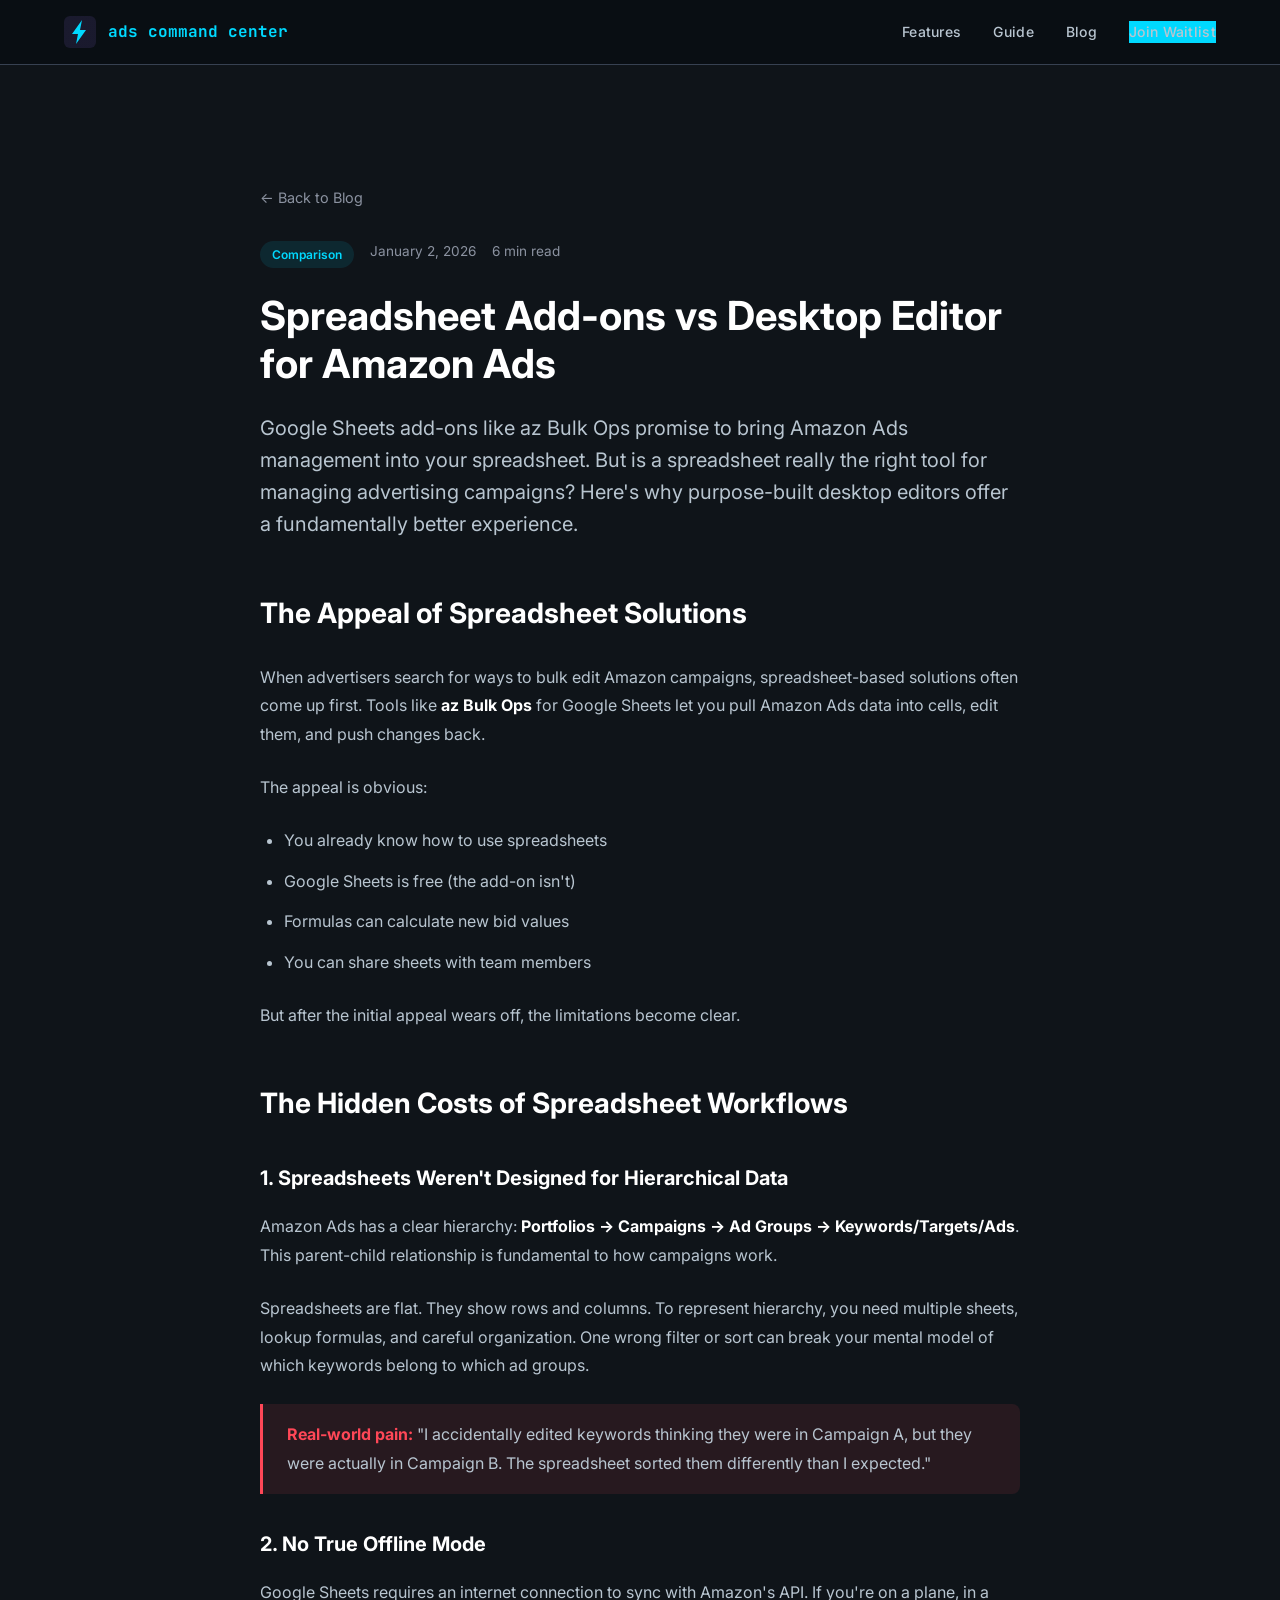
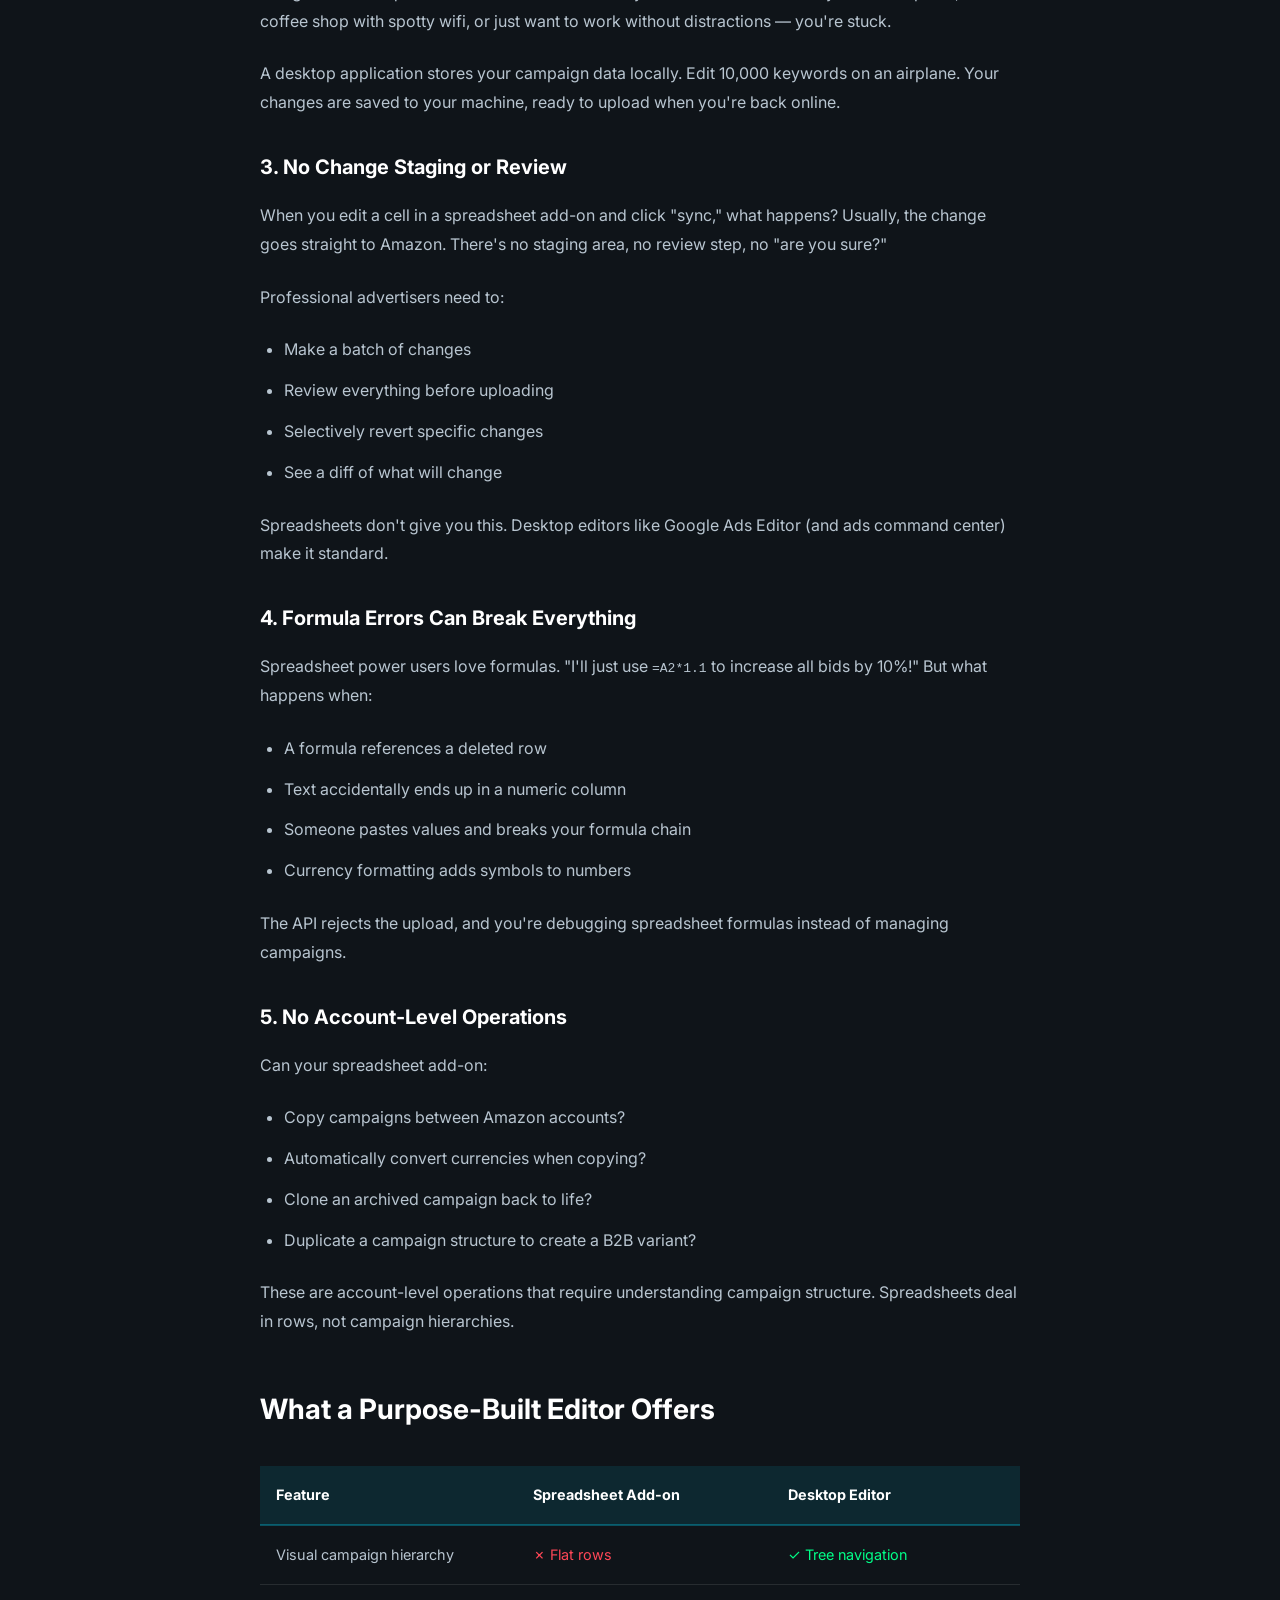
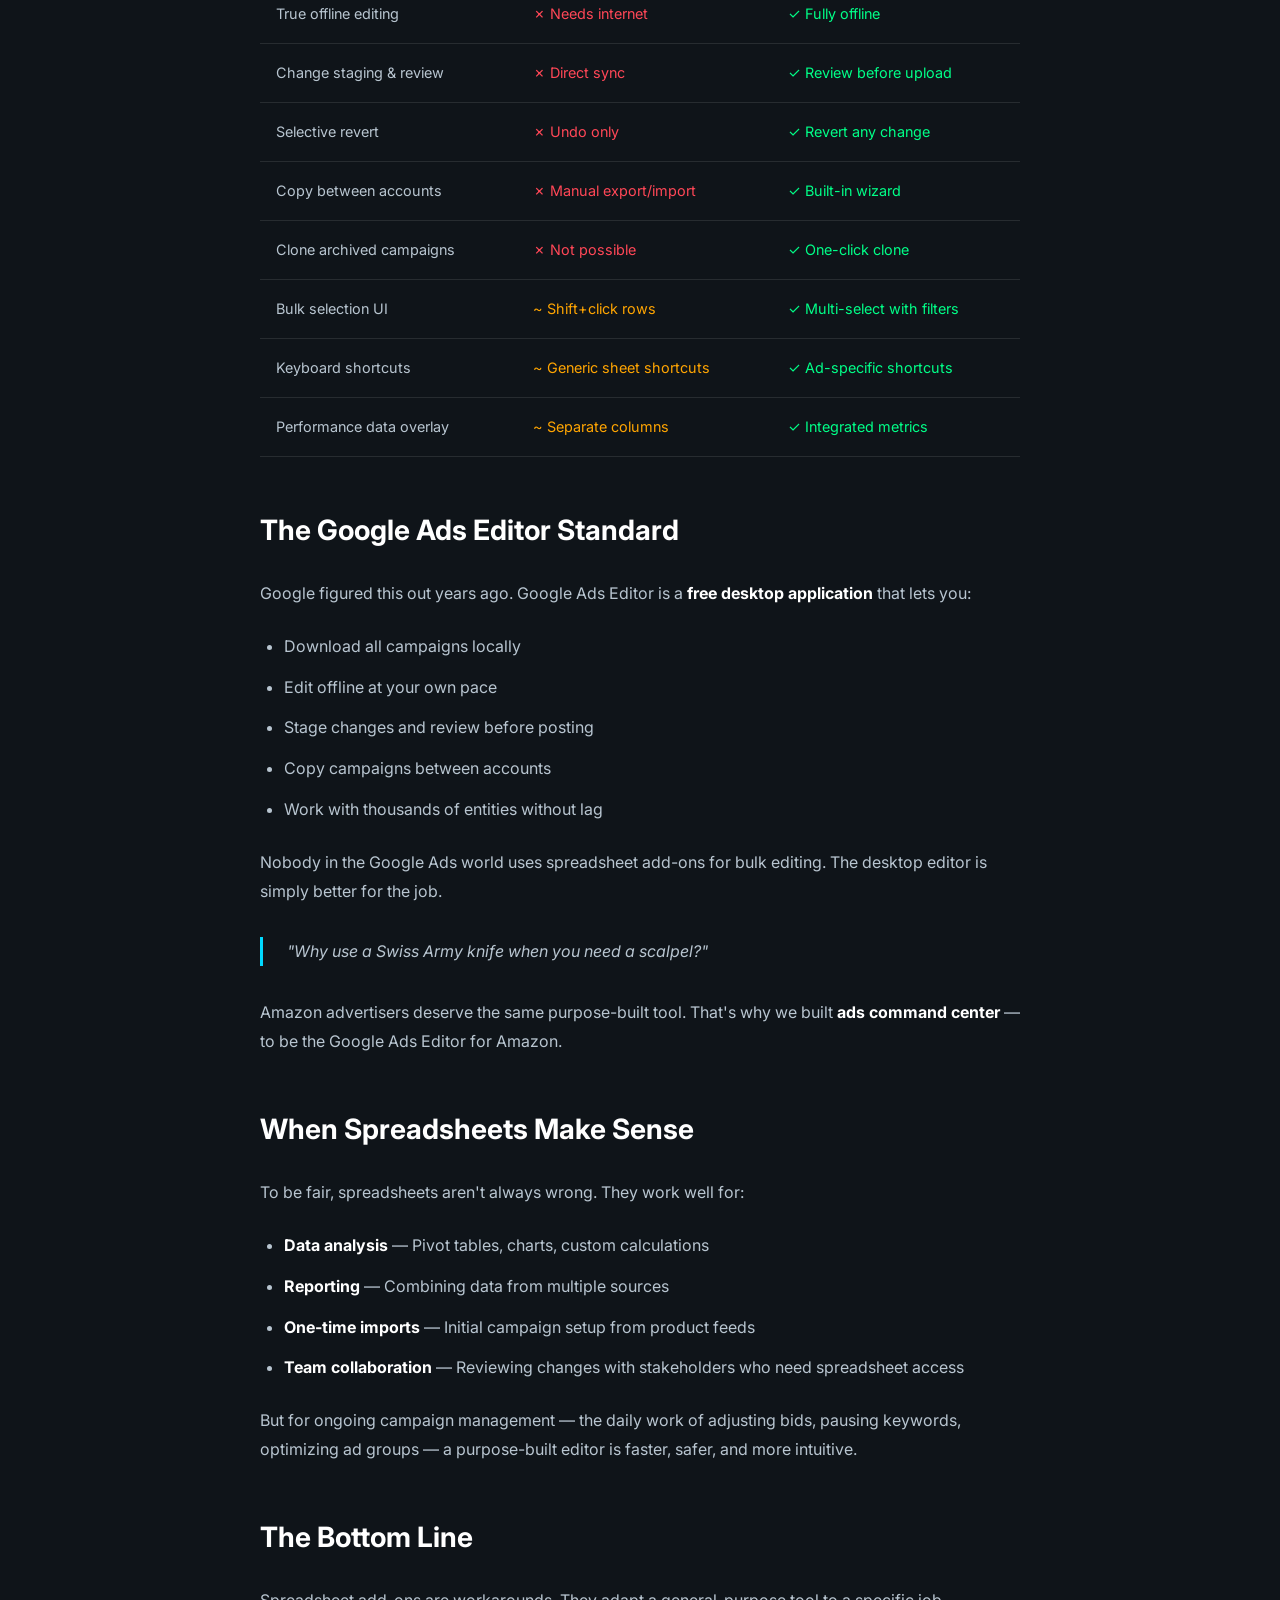
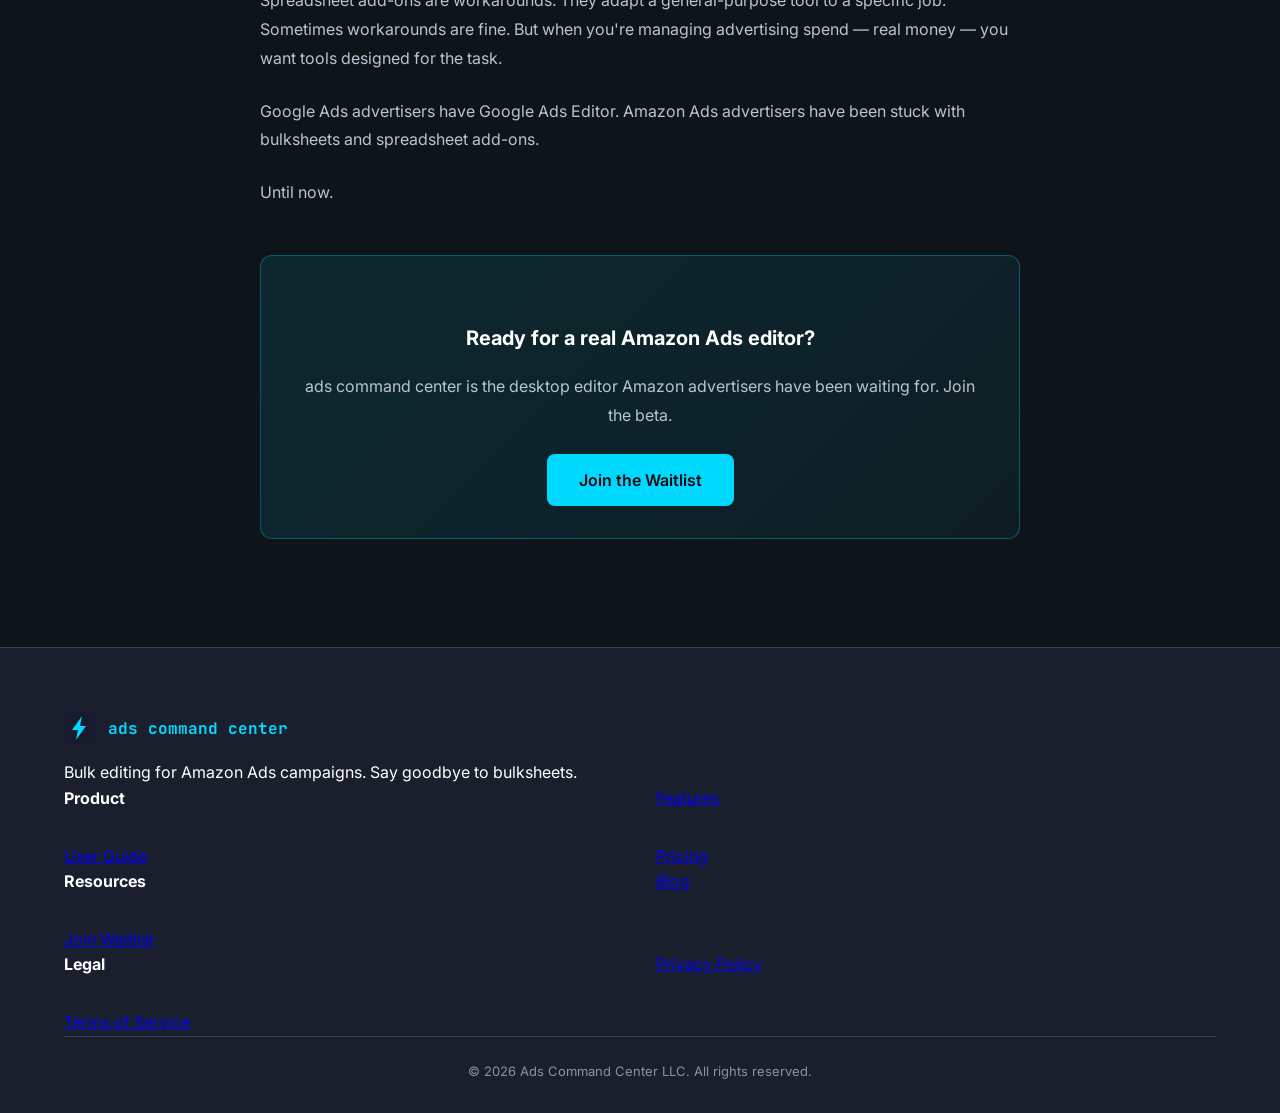
<file: blog/spreadsheet-addons-vs-desktop-editor.html>
<!DOCTYPE html>
<html lang="en">
<head>
    <meta charset="UTF-8">
    <meta name="viewport" content="width=device-width, initial-scale=1.0">
    <title>Spreadsheet Add-ons vs Desktop Editor for Amazon Ads - ads command center</title>
    <meta name="description" content="Compare Google Sheets add-ons like az Bulk Ops to purpose-built desktop editors for Amazon advertising. Why specialized tools beat spreadsheet workarounds.">
    <link rel="canonical" href="https://adscommandcenter.io/blog/spreadsheet-addons-vs-desktop-editor.html">

    <!-- Open Graph -->
    <meta property="og:type" content="article">
    <meta property="og:title" content="Spreadsheet Add-ons vs Desktop Editor for Amazon Ads">
    <meta property="og:description" content="Why purpose-built desktop editors beat Google Sheets add-ons for Amazon PPC management.">
    <meta property="og:url" content="https://adscommandcenter.io/blog/spreadsheet-addons-vs-desktop-editor.html">
    <meta property="og:site_name" content="ads command center">

    <!-- Article structured data -->
    <script type="application/ld+json">
    {
      "@context": "https://schema.org",
      "@type": "Article",
      "headline": "Spreadsheet Add-ons vs Desktop Editor for Amazon Ads",
      "description": "Compare Google Sheets add-ons to purpose-built desktop editors for Amazon advertising campaign management.",
      "author": {
        "@type": "Organization",
        "name": "ads command center"
      },
      "publisher": {
        "@type": "Organization",
        "name": "Ads Command Center LLC",
        "logo": {
          "@type": "ImageObject",
          "url": "https://adscommandcenter.io/images/hero-main.png"
        }
      },
      "datePublished": "2026-01-02",
      "dateModified": "2026-01-02"
    }
    </script>

    <!-- Fonts -->
    <link rel="preconnect" href="https://fonts.googleapis.com">
    <link rel="preconnect" href="https://fonts.gstatic.com" crossorigin>
    <link href="https://fonts.googleapis.com/css2?family=JetBrains+Mono:wght@400;500;600;700&family=Inter:wght@300;400;500;600;700;800&display=swap" rel="stylesheet">

    <!-- Favicon -->
    <link rel="icon" type="image/svg+xml" href="/favicon.svg">
    <link rel="icon" type="image/png" sizes="32x32" href="/favicon-32x32.png">
    <link rel="icon" type="image/png" sizes="16x16" href="/favicon-16x16.png">
    <link rel="apple-touch-icon" sizes="180x180" href="/apple-touch-icon.png">
    <link rel="shortcut icon" href="/favicon.ico">
    <link rel="manifest" href="/site.webmanifest">

    <link rel="stylesheet" href="/css/styles.css">
    <style>
        .article-container {
            max-width: 800px;
            margin: 0 auto;
            padding: 120px 20px 60px;
        }
        .article-header {
            margin-bottom: 3rem;
        }
        .article-meta {
            display: flex;
            gap: 1rem;
            margin-bottom: 1.5rem;
            font-size: 0.85rem;
            color: var(--color-text-tertiary);
        }
        .article-tag {
            background: rgba(0, 217, 255, 0.1);
            color: #00d9ff;
            padding: 0.25rem 0.75rem;
            border-radius: 20px;
            font-size: 0.75rem;
            font-weight: 600;
        }
        .article-header h1 {
            font-size: 2.5rem;
            line-height: 1.2;
            margin-bottom: 1.5rem;
            color: var(--color-text-primary);
        }
        .lead {
            font-size: 1.25rem;
            color: var(--color-text-secondary);
            line-height: 1.6;
        }
        .article-content {
            color: var(--color-text-secondary);
            line-height: 1.8;
        }
        .article-content h2 {
            font-size: 1.75rem;
            color: var(--color-text-primary);
            margin: 3rem 0 1.5rem;
        }
        .article-content h3 {
            font-size: 1.25rem;
            color: var(--color-text-primary);
            margin: 2rem 0 1rem;
        }
        .article-content p {
            margin-bottom: 1.5rem;
        }
        .article-content ul, .article-content ol {
            margin-bottom: 1.5rem;
            padding-left: 1.5rem;
        }
        .article-content li {
            margin-bottom: 0.75rem;
        }
        .article-content strong {
            color: var(--color-text-primary);
        }
        .article-content blockquote {
            border-left: 3px solid #00d9ff;
            padding-left: 1.5rem;
            margin: 2rem 0;
            font-style: italic;
            color: var(--color-text-secondary);
        }
        .comparison-table {
            width: 100%;
            border-collapse: collapse;
            margin: 2rem 0;
            font-size: 0.9rem;
        }
        .comparison-table th {
            background: rgba(0, 217, 255, 0.1);
            color: var(--color-text-primary);
            padding: 1rem;
            text-align: left;
            border-bottom: 2px solid rgba(0, 217, 255, 0.3);
        }
        .comparison-table td {
            padding: 1rem;
            border-bottom: 1px solid rgba(255, 255, 255, 0.1);
            vertical-align: top;
        }
        .comparison-table tr:hover {
            background: rgba(255, 255, 255, 0.02);
        }
        .check { color: #00ff88; }
        .cross { color: #ff4757; }
        .partial { color: #ffa502; }
        .cta-box {
            background: linear-gradient(135deg, rgba(0, 217, 255, 0.1) 0%, rgba(0, 217, 255, 0.05) 100%);
            border: 1px solid rgba(0, 217, 255, 0.3);
            border-radius: 12px;
            padding: 2rem;
            text-align: center;
            margin: 3rem 0;
        }
        .cta-box h3 {
            margin-bottom: 1rem;
            color: var(--color-text-primary);
        }
        .cta-box p {
            margin-bottom: 1.5rem;
            color: var(--color-text-secondary);
        }
        .cta-box .btn {
            display: inline-block;
            padding: 0.75rem 2rem;
            background: #00d9ff;
            color: #0a0a0f;
            text-decoration: none;
            border-radius: 8px;
            font-weight: 600;
        }
        .back-link {
            display: inline-block;
            color: var(--color-text-tertiary);
            text-decoration: none;
            margin-bottom: 2rem;
            font-size: 0.9rem;
        }
        .back-link:hover {
            color: #00d9ff;
        }
        .logo {
            display: flex;
            align-items: center;
            gap: 0.75rem;
            text-decoration: none;
            color: #00d9ff;
            font-family: 'JetBrains Mono', monospace;
            font-weight: 700;
            font-size: 1rem;
        }
        .pain-point {
            background: rgba(255, 71, 87, 0.1);
            border-left: 3px solid #ff4757;
            padding: 1rem 1.5rem;
            margin: 1.5rem 0;
            border-radius: 0 8px 8px 0;
        }
        .pain-point strong {
            color: #ff4757;
        }
    </style>
</head>
<body>
    <!-- Navigation -->
    <nav class="navbar">
        <div class="container">
            <a href="/" class="logo">
                <svg class="logo-icon" width="32" height="32" viewBox="0 0 32 32" fill="none" xmlns="http://www.w3.org/2000/svg">
                    <rect width="32" height="32" rx="6" fill="url(#logo-gradient)"/>
                    <path d="M18 4L8 18h6l-2 10 10-14h-6l2-10z" fill="#00d9ff"/>
                    <defs>
                        <linearGradient id="logo-gradient" x1="0" y1="0" x2="32" y2="32">
                            <stop offset="0%" stop-color="#1a1a2e"/>
                            <stop offset="100%" stop-color="#0d0d1a"/>
                        </linearGradient>
                    </defs>
                </svg>
                <span>ads command center</span>
            </a>
            <div class="nav-links">
                <a href="/#features">Features</a>
                <a href="/guide.html">Guide</a>
                <a href="/blog/">Blog</a>
                <a href="/#waitlist" class="btn btn-primary">Join Waitlist</a>
            </div>
        </div>
    </nav>

    <article class="article-container">
        <header class="article-header">
            <a href="/blog/" class="back-link">&larr; Back to Blog</a>
            <div class="article-meta">
                <span class="article-tag">Comparison</span>
                <span>January 2, 2026</span>
                <span>6 min read</span>
            </div>
            <h1>Spreadsheet Add-ons vs Desktop Editor for Amazon Ads</h1>
            <p class="lead">Google Sheets add-ons like az Bulk Ops promise to bring Amazon Ads management into your spreadsheet. But is a spreadsheet really the right tool for managing advertising campaigns? Here's why purpose-built desktop editors offer a fundamentally better experience.</p>
        </header>

        <div class="article-content">
            <h2>The Appeal of Spreadsheet Solutions</h2>

            <p>When advertisers search for ways to bulk edit Amazon campaigns, spreadsheet-based solutions often come up first. Tools like <strong>az Bulk Ops</strong> for Google Sheets let you pull Amazon Ads data into cells, edit them, and push changes back.</p>

            <p>The appeal is obvious:</p>
            <ul>
                <li>You already know how to use spreadsheets</li>
                <li>Google Sheets is free (the add-on isn't)</li>
                <li>Formulas can calculate new bid values</li>
                <li>You can share sheets with team members</li>
            </ul>

            <p>But after the initial appeal wears off, the limitations become clear.</p>

            <h2>The Hidden Costs of Spreadsheet Workflows</h2>

            <h3>1. Spreadsheets Weren't Designed for Hierarchical Data</h3>

            <p>Amazon Ads has a clear hierarchy: <strong>Portfolios → Campaigns → Ad Groups → Keywords/Targets/Ads</strong>. This parent-child relationship is fundamental to how campaigns work.</p>

            <p>Spreadsheets are flat. They show rows and columns. To represent hierarchy, you need multiple sheets, lookup formulas, and careful organization. One wrong filter or sort can break your mental model of which keywords belong to which ad groups.</p>

            <div class="pain-point">
                <strong>Real-world pain:</strong> "I accidentally edited keywords thinking they were in Campaign A, but they were actually in Campaign B. The spreadsheet sorted them differently than I expected."
            </div>

            <h3>2. No True Offline Mode</h3>

            <p>Google Sheets requires an internet connection to sync with Amazon's API. If you're on a plane, in a coffee shop with spotty wifi, or just want to work without distractions — you're stuck.</p>

            <p>A desktop application stores your campaign data locally. Edit 10,000 keywords on an airplane. Your changes are saved to your machine, ready to upload when you're back online.</p>

            <h3>3. No Change Staging or Review</h3>

            <p>When you edit a cell in a spreadsheet add-on and click "sync," what happens? Usually, the change goes straight to Amazon. There's no staging area, no review step, no "are you sure?"</p>

            <p>Professional advertisers need to:</p>
            <ul>
                <li>Make a batch of changes</li>
                <li>Review everything before uploading</li>
                <li>Selectively revert specific changes</li>
                <li>See a diff of what will change</li>
            </ul>

            <p>Spreadsheets don't give you this. Desktop editors like Google Ads Editor (and ads command center) make it standard.</p>

            <h3>4. Formula Errors Can Break Everything</h3>

            <p>Spreadsheet power users love formulas. "I'll just use <code>=A2*1.1</code> to increase all bids by 10%!" But what happens when:</p>

            <ul>
                <li>A formula references a deleted row</li>
                <li>Text accidentally ends up in a numeric column</li>
                <li>Someone pastes values and breaks your formula chain</li>
                <li>Currency formatting adds symbols to numbers</li>
            </ul>

            <p>The API rejects the upload, and you're debugging spreadsheet formulas instead of managing campaigns.</p>

            <h3>5. No Account-Level Operations</h3>

            <p>Can your spreadsheet add-on:</p>
            <ul>
                <li>Copy campaigns between Amazon accounts?</li>
                <li>Automatically convert currencies when copying?</li>
                <li>Clone an archived campaign back to life?</li>
                <li>Duplicate a campaign structure to create a B2B variant?</li>
            </ul>

            <p>These are account-level operations that require understanding campaign structure. Spreadsheets deal in rows, not campaign hierarchies.</p>

            <h2>What a Purpose-Built Editor Offers</h2>

            <table class="comparison-table">
                <thead>
                    <tr>
                        <th>Feature</th>
                        <th>Spreadsheet Add-on</th>
                        <th>Desktop Editor</th>
                    </tr>
                </thead>
                <tbody>
                    <tr>
                        <td>Visual campaign hierarchy</td>
                        <td class="cross">✗ Flat rows</td>
                        <td class="check">✓ Tree navigation</td>
                    </tr>
                    <tr>
                        <td>True offline editing</td>
                        <td class="cross">✗ Needs internet</td>
                        <td class="check">✓ Fully offline</td>
                    </tr>
                    <tr>
                        <td>Change staging & review</td>
                        <td class="cross">✗ Direct sync</td>
                        <td class="check">✓ Review before upload</td>
                    </tr>
                    <tr>
                        <td>Selective revert</td>
                        <td class="cross">✗ Undo only</td>
                        <td class="check">✓ Revert any change</td>
                    </tr>
                    <tr>
                        <td>Copy between accounts</td>
                        <td class="cross">✗ Manual export/import</td>
                        <td class="check">✓ Built-in wizard</td>
                    </tr>
                    <tr>
                        <td>Clone archived campaigns</td>
                        <td class="cross">✗ Not possible</td>
                        <td class="check">✓ One-click clone</td>
                    </tr>
                    <tr>
                        <td>Bulk selection UI</td>
                        <td class="partial">~ Shift+click rows</td>
                        <td class="check">✓ Multi-select with filters</td>
                    </tr>
                    <tr>
                        <td>Keyboard shortcuts</td>
                        <td class="partial">~ Generic sheet shortcuts</td>
                        <td class="check">✓ Ad-specific shortcuts</td>
                    </tr>
                    <tr>
                        <td>Performance data overlay</td>
                        <td class="partial">~ Separate columns</td>
                        <td class="check">✓ Integrated metrics</td>
                    </tr>
                </tbody>
            </table>

            <h2>The Google Ads Editor Standard</h2>

            <p>Google figured this out years ago. Google Ads Editor is a <strong>free desktop application</strong> that lets you:</p>

            <ul>
                <li>Download all campaigns locally</li>
                <li>Edit offline at your own pace</li>
                <li>Stage changes and review before posting</li>
                <li>Copy campaigns between accounts</li>
                <li>Work with thousands of entities without lag</li>
            </ul>

            <p>Nobody in the Google Ads world uses spreadsheet add-ons for bulk editing. The desktop editor is simply better for the job.</p>

            <blockquote>
                "Why use a Swiss Army knife when you need a scalpel?"
            </blockquote>

            <p>Amazon advertisers deserve the same purpose-built tool. That's why we built <strong>ads command center</strong> — to be the Google Ads Editor for Amazon.</p>

            <h2>When Spreadsheets Make Sense</h2>

            <p>To be fair, spreadsheets aren't always wrong. They work well for:</p>

            <ul>
                <li><strong>Data analysis</strong> — Pivot tables, charts, custom calculations</li>
                <li><strong>Reporting</strong> — Combining data from multiple sources</li>
                <li><strong>One-time imports</strong> — Initial campaign setup from product feeds</li>
                <li><strong>Team collaboration</strong> — Reviewing changes with stakeholders who need spreadsheet access</li>
            </ul>

            <p>But for ongoing campaign management — the daily work of adjusting bids, pausing keywords, optimizing ad groups — a purpose-built editor is faster, safer, and more intuitive.</p>

            <h2>The Bottom Line</h2>

            <p>Spreadsheet add-ons are workarounds. They adapt a general-purpose tool to a specific job. Sometimes workarounds are fine. But when you're managing advertising spend — real money — you want tools designed for the task.</p>

            <p>Google Ads advertisers have Google Ads Editor. Amazon Ads advertisers have been stuck with bulksheets and spreadsheet add-ons.</p>

            <p>Until now.</p>

            <div class="cta-box">
                <h3>Ready for a real Amazon Ads editor?</h3>
                <p>ads command center is the desktop editor Amazon advertisers have been waiting for. Join the beta.</p>
                <a href="/#waitlist" class="btn">Join the Waitlist</a>
            </div>
        </div>
    </article>

    <!-- Footer -->
    <footer class="footer">
        <div class="container">
            <div class="footer-grid">
                <div class="footer-brand">
                    <a href="/" class="logo">
                        <svg class="logo-icon" width="32" height="32" viewBox="0 0 32 32" fill="none" xmlns="http://www.w3.org/2000/svg">
                            <rect width="32" height="32" rx="6" fill="url(#footer-logo-gradient)"/>
                            <path d="M18 4L8 18h6l-2 10 10-14h-6l2-10z" fill="#00d9ff"/>
                            <defs>
                                <linearGradient id="footer-logo-gradient" x1="0" y1="0" x2="32" y2="32">
                                    <stop offset="0%" stop-color="#1a1a2e"/>
                                    <stop offset="100%" stop-color="#0d0d1a"/>
                                </linearGradient>
                            </defs>
                        </svg>
                        <span>ads command center</span>
                    </a>
                    <p>Bulk editing for Amazon Ads campaigns. Say goodbye to bulksheets.</p>
                </div>
                <div class="footer-links">
                    <h4>Product</h4>
                    <a href="/#features">Features</a>
                    <a href="/guide.html">User Guide</a>
                    <a href="/#pricing">Pricing</a>
                </div>
                <div class="footer-links">
                    <h4>Resources</h4>
                    <a href="/blog/">Blog</a>
                    <a href="/#waitlist">Join Waitlist</a>
                </div>
                <div class="footer-links">
                    <h4>Legal</h4>
                    <a href="/privacy.html">Privacy Policy</a>
                    <a href="/terms.html">Terms of Service</a>
                </div>
            </div>
            <div class="footer-bottom">
                <p>&copy; 2026 Ads Command Center LLC. All rights reserved.</p>
            </div>
        </div>
    </footer>

    <script src="/js/main.js"></script>
</body>
</html>
</file>
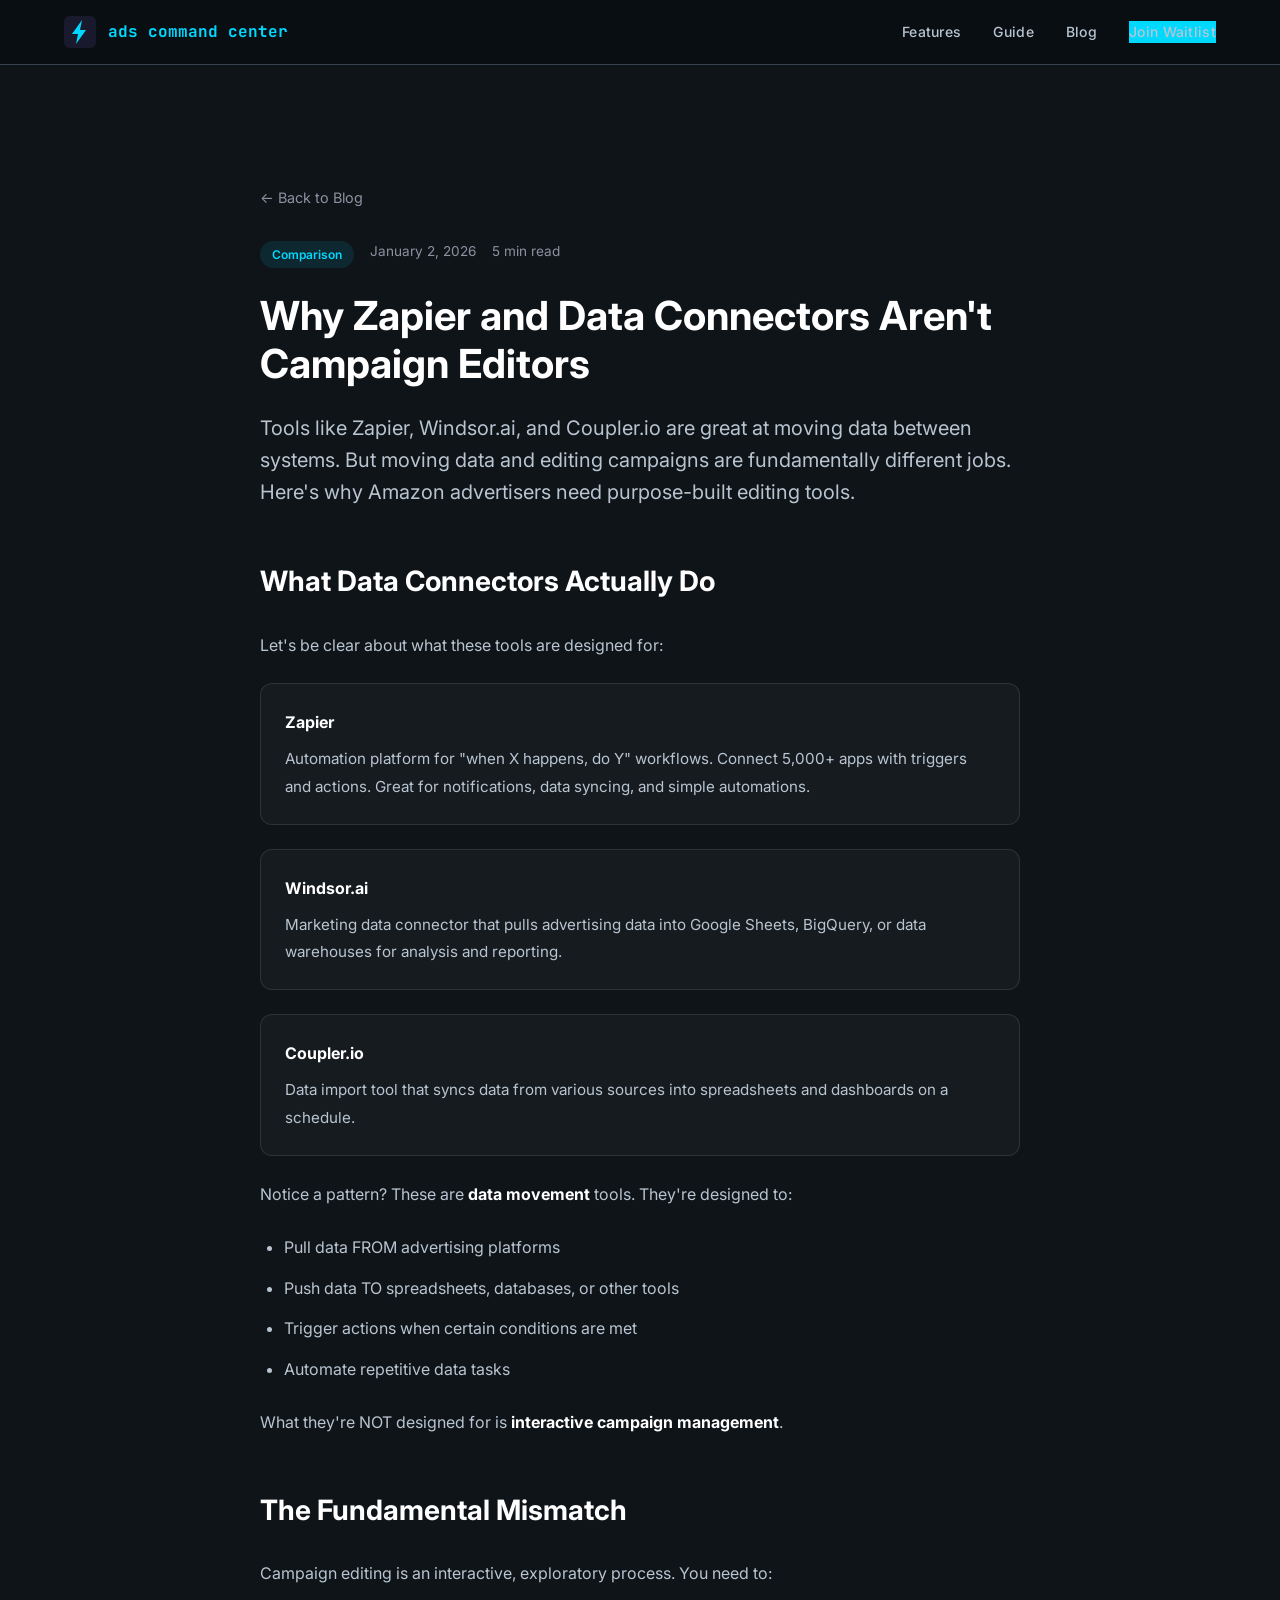
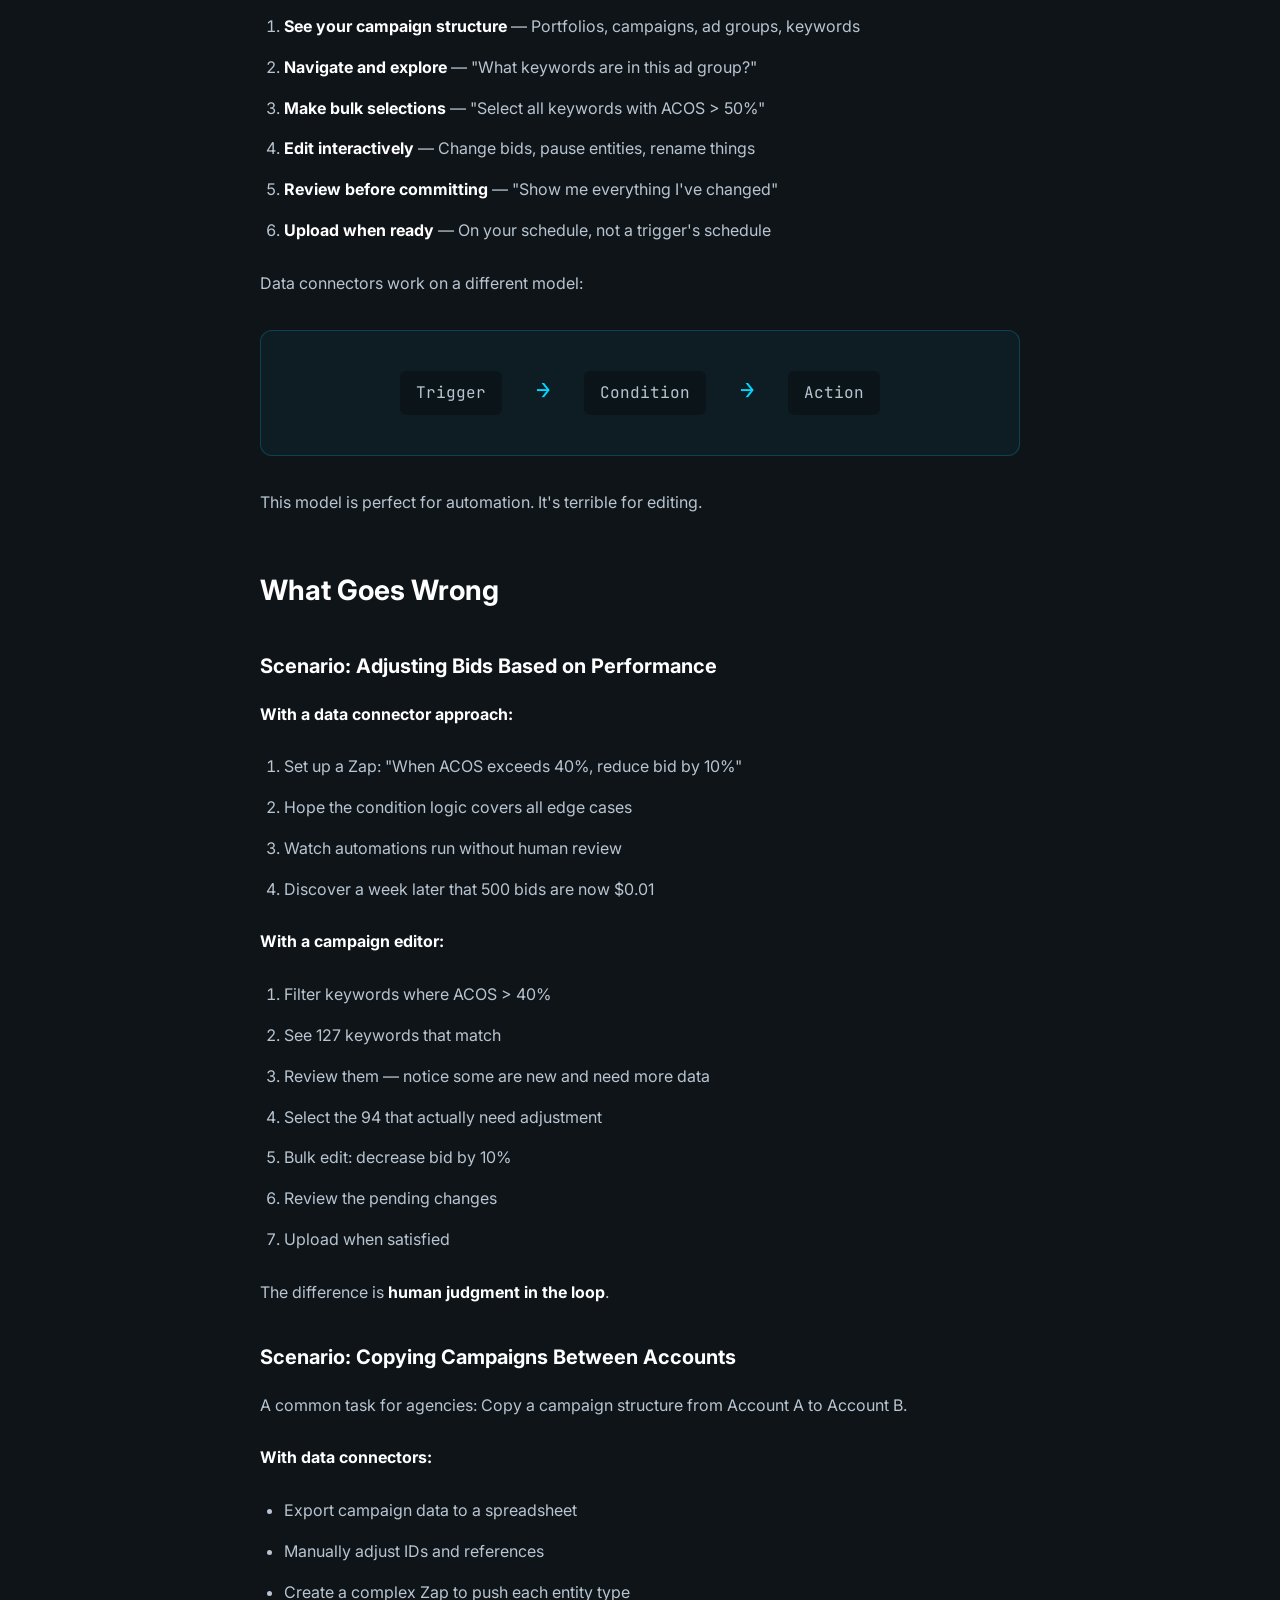
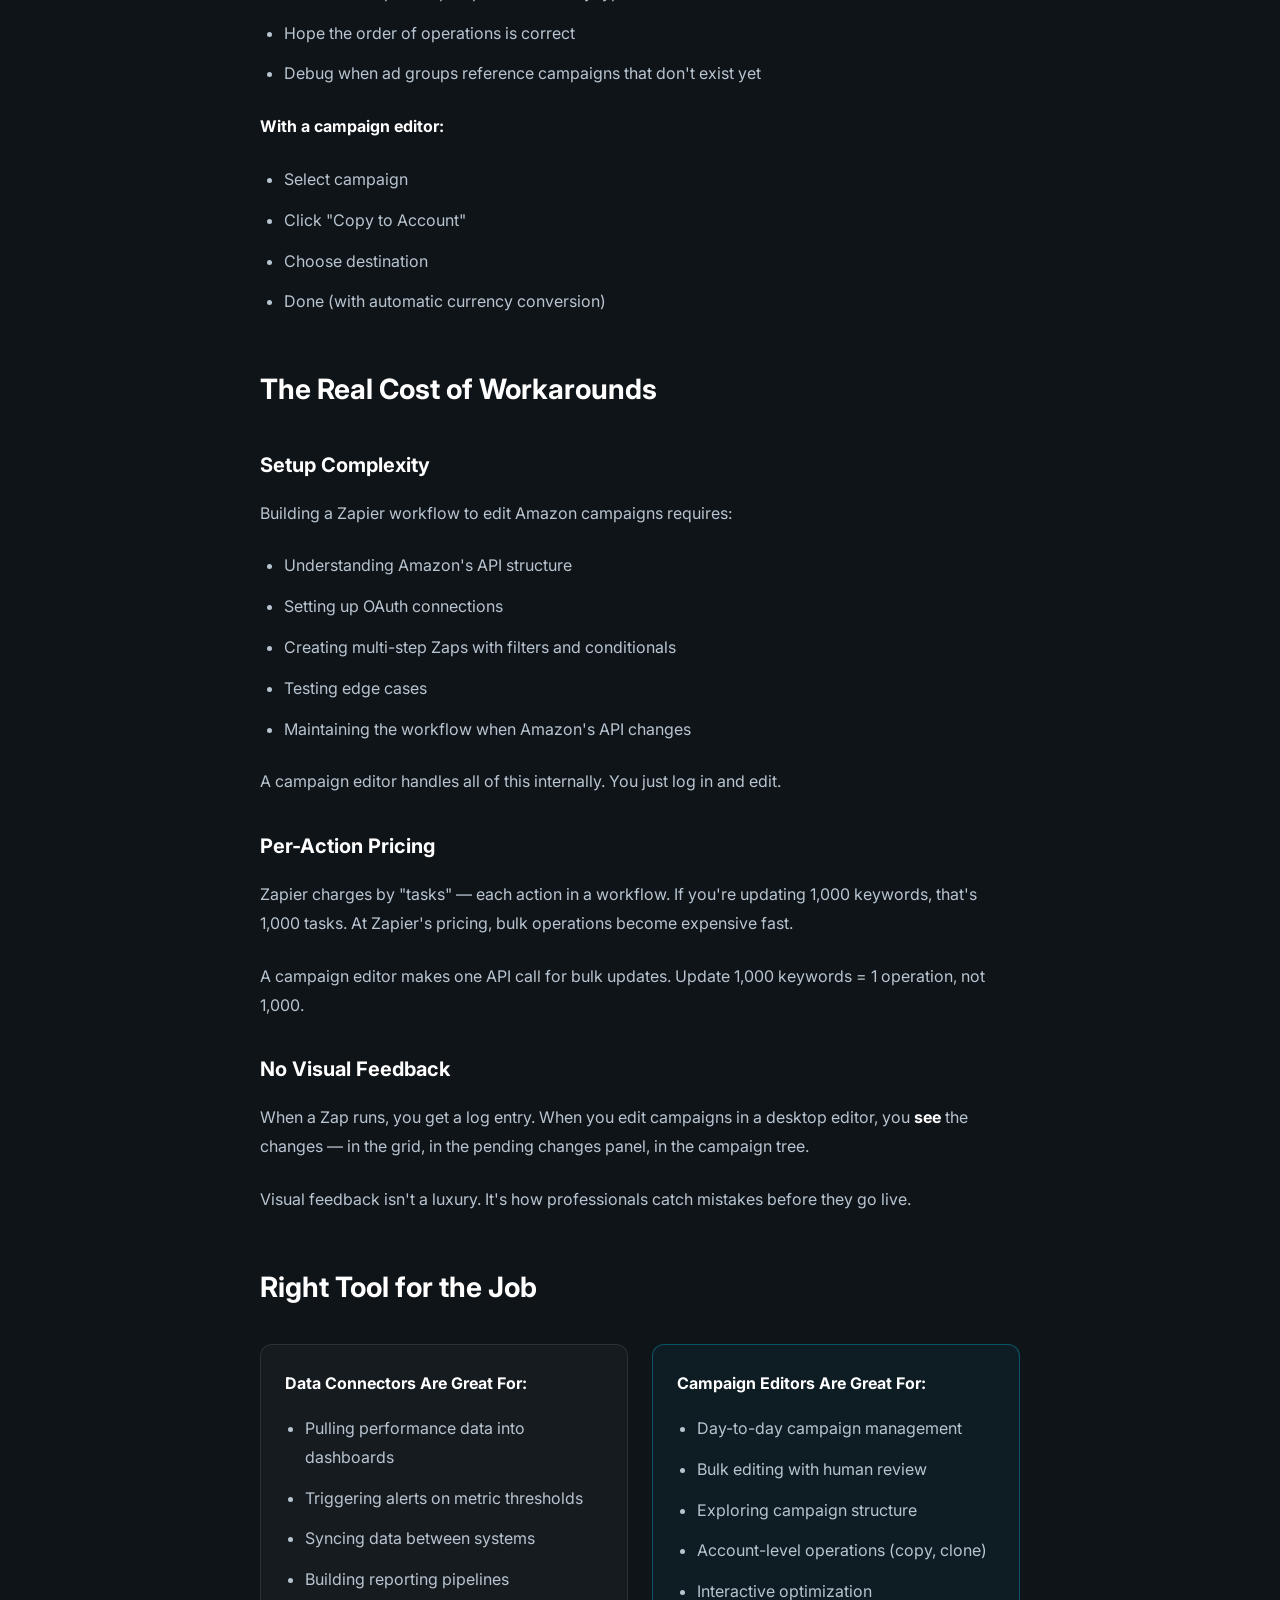
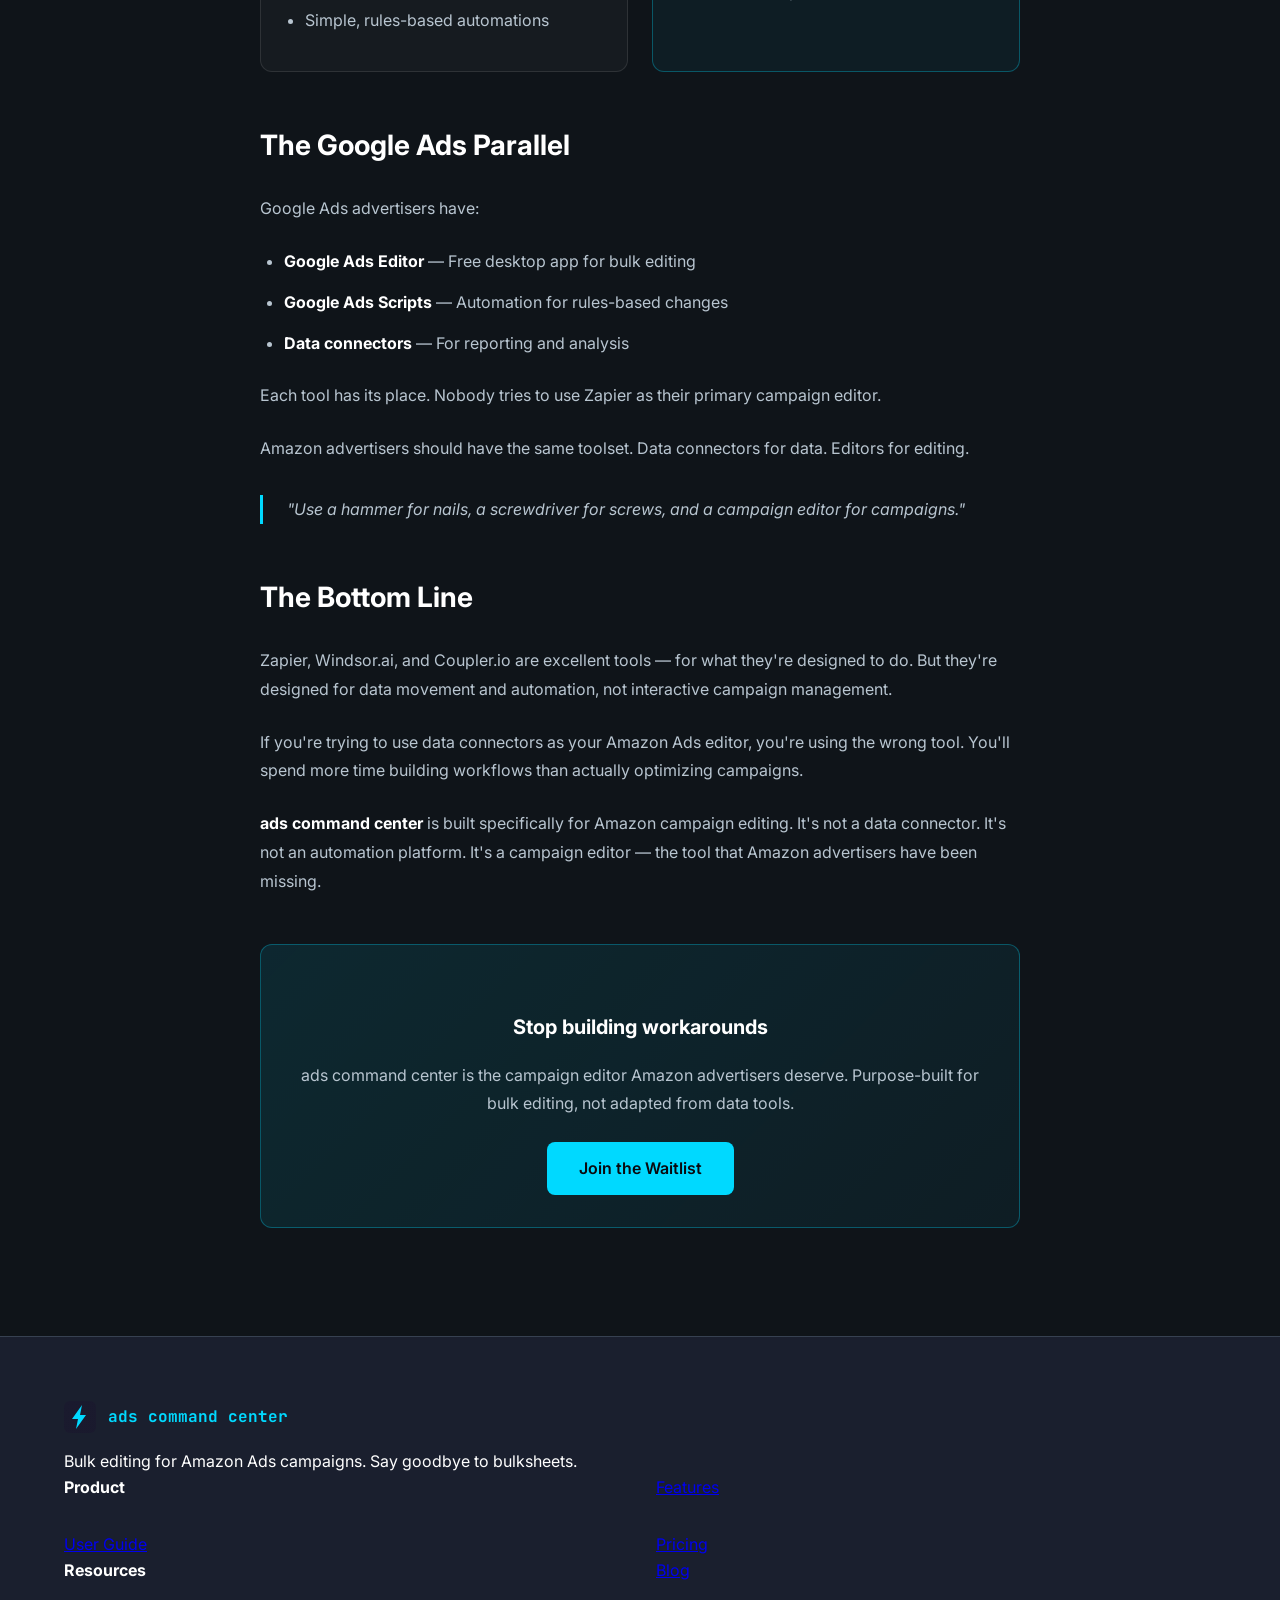
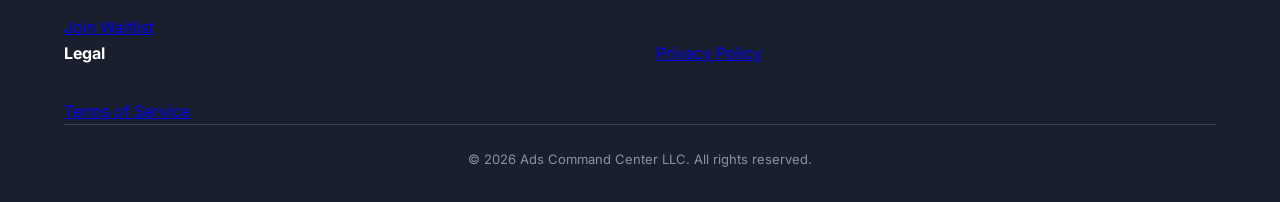
<file: blog/zapier-connectors-vs-campaign-editor.html>
<!DOCTYPE html>
<html lang="en">
<head>
    <meta charset="UTF-8">
    <meta name="viewport" content="width=device-width, initial-scale=1.0">
    <title>Why Zapier and Data Connectors Aren't Campaign Editors - ads command center</title>
    <meta name="description" content="Zapier, Windsor.ai, and Coupler.io move data between tools. But moving data isn't the same as editing campaigns. Here's why Amazon advertisers need a real campaign editor.">
    <link rel="canonical" href="https://adscommandcenter.io/blog/zapier-connectors-vs-campaign-editor.html">

    <!-- Open Graph -->
    <meta property="og:type" content="article">
    <meta property="og:title" content="Why Zapier and Data Connectors Aren't Campaign Editors">
    <meta property="og:description" content="Data connectors move information. Campaign editors let you manage campaigns. Different tools for different jobs.">
    <meta property="og:url" content="https://adscommandcenter.io/blog/zapier-connectors-vs-campaign-editor.html">
    <meta property="og:site_name" content="ads command center">

    <!-- Article structured data -->
    <script type="application/ld+json">
    {
      "@context": "https://schema.org",
      "@type": "Article",
      "headline": "Why Zapier and Data Connectors Aren't Campaign Editors",
      "description": "Data connectors move information between tools. Campaign editors let you actually manage campaigns. Understanding the difference saves time and money.",
      "author": {
        "@type": "Organization",
        "name": "ads command center"
      },
      "publisher": {
        "@type": "Organization",
        "name": "Ads Command Center LLC",
        "logo": {
          "@type": "ImageObject",
          "url": "https://adscommandcenter.io/images/hero-main.png"
        }
      },
      "datePublished": "2026-01-02",
      "dateModified": "2026-01-02"
    }
    </script>

    <!-- Fonts -->
    <link rel="preconnect" href="https://fonts.googleapis.com">
    <link rel="preconnect" href="https://fonts.gstatic.com" crossorigin>
    <link href="https://fonts.googleapis.com/css2?family=JetBrains+Mono:wght@400;500;600;700&family=Inter:wght@300;400;500;600;700;800&display=swap" rel="stylesheet">

    <!-- Favicon -->
    <link rel="icon" type="image/svg+xml" href="/favicon.svg">
    <link rel="icon" type="image/png" sizes="32x32" href="/favicon-32x32.png">
    <link rel="icon" type="image/png" sizes="16x16" href="/favicon-16x16.png">
    <link rel="apple-touch-icon" sizes="180x180" href="/apple-touch-icon.png">
    <link rel="shortcut icon" href="/favicon.ico">
    <link rel="manifest" href="/site.webmanifest">

    <link rel="stylesheet" href="/css/styles.css">
    <style>
        .article-container {
            max-width: 800px;
            margin: 0 auto;
            padding: 120px 20px 60px;
        }
        .article-header {
            margin-bottom: 3rem;
        }
        .article-meta {
            display: flex;
            gap: 1rem;
            margin-bottom: 1.5rem;
            font-size: 0.85rem;
            color: var(--color-text-tertiary);
        }
        .article-tag {
            background: rgba(0, 217, 255, 0.1);
            color: #00d9ff;
            padding: 0.25rem 0.75rem;
            border-radius: 20px;
            font-size: 0.75rem;
            font-weight: 600;
        }
        .article-header h1 {
            font-size: 2.5rem;
            line-height: 1.2;
            margin-bottom: 1.5rem;
            color: var(--color-text-primary);
        }
        .lead {
            font-size: 1.25rem;
            color: var(--color-text-secondary);
            line-height: 1.6;
        }
        .article-content {
            color: var(--color-text-secondary);
            line-height: 1.8;
        }
        .article-content h2 {
            font-size: 1.75rem;
            color: var(--color-text-primary);
            margin: 3rem 0 1.5rem;
        }
        .article-content h3 {
            font-size: 1.25rem;
            color: var(--color-text-primary);
            margin: 2rem 0 1rem;
        }
        .article-content p {
            margin-bottom: 1.5rem;
        }
        .article-content ul, .article-content ol {
            margin-bottom: 1.5rem;
            padding-left: 1.5rem;
        }
        .article-content li {
            margin-bottom: 0.75rem;
        }
        .article-content strong {
            color: var(--color-text-primary);
        }
        .article-content blockquote {
            border-left: 3px solid #00d9ff;
            padding-left: 1.5rem;
            margin: 2rem 0;
            font-style: italic;
            color: var(--color-text-secondary);
        }
        .article-content code {
            background: rgba(0, 217, 255, 0.1);
            padding: 0.2rem 0.5rem;
            border-radius: 4px;
            font-family: 'JetBrains Mono', monospace;
            font-size: 0.9em;
        }
        .tool-box {
            background: rgba(255, 255, 255, 0.03);
            border: 1px solid rgba(255, 255, 255, 0.1);
            border-radius: 12px;
            padding: 1.5rem;
            margin: 1.5rem 0;
        }
        .tool-box h4 {
            color: var(--color-text-primary);
            margin-bottom: 0.5rem;
        }
        .tool-box p {
            margin-bottom: 0;
            font-size: 0.95rem;
        }
        .workflow-diagram {
            background: rgba(0, 217, 255, 0.05);
            border: 1px solid rgba(0, 217, 255, 0.2);
            border-radius: 12px;
            padding: 2rem;
            margin: 2rem 0;
            text-align: center;
            font-family: 'JetBrains Mono', monospace;
        }
        .workflow-diagram .arrow {
            color: #00d9ff;
            font-size: 1.5rem;
            margin: 0 1rem;
        }
        .workflow-diagram .step {
            display: inline-block;
            background: rgba(0, 0, 0, 0.3);
            padding: 0.5rem 1rem;
            border-radius: 6px;
            margin: 0.5rem;
        }
        .cta-box {
            background: linear-gradient(135deg, rgba(0, 217, 255, 0.1) 0%, rgba(0, 217, 255, 0.05) 100%);
            border: 1px solid rgba(0, 217, 255, 0.3);
            border-radius: 12px;
            padding: 2rem;
            text-align: center;
            margin: 3rem 0;
        }
        .cta-box h3 {
            margin-bottom: 1rem;
            color: var(--color-text-primary);
        }
        .cta-box p {
            margin-bottom: 1.5rem;
            color: var(--color-text-secondary);
        }
        .cta-box .btn {
            display: inline-block;
            padding: 0.75rem 2rem;
            background: #00d9ff;
            color: #0a0a0f;
            text-decoration: none;
            border-radius: 8px;
            font-weight: 600;
        }
        .back-link {
            display: inline-block;
            color: var(--color-text-tertiary);
            text-decoration: none;
            margin-bottom: 2rem;
            font-size: 0.9rem;
        }
        .back-link:hover {
            color: #00d9ff;
        }
        .logo {
            display: flex;
            align-items: center;
            gap: 0.75rem;
            text-decoration: none;
            color: #00d9ff;
            font-family: 'JetBrains Mono', monospace;
            font-weight: 700;
            font-size: 1rem;
        }
        .comparison-grid {
            display: grid;
            grid-template-columns: 1fr 1fr;
            gap: 1.5rem;
            margin: 2rem 0;
        }
        .comparison-card {
            background: rgba(255, 255, 255, 0.03);
            border: 1px solid rgba(255, 255, 255, 0.1);
            border-radius: 12px;
            padding: 1.5rem;
        }
        .comparison-card.highlight {
            border-color: rgba(0, 217, 255, 0.3);
            background: rgba(0, 217, 255, 0.05);
        }
        .comparison-card h4 {
            color: var(--color-text-primary);
            margin-bottom: 1rem;
        }
        .comparison-card ul {
            margin: 0;
            padding-left: 1.25rem;
        }
        @media (max-width: 768px) {
            .comparison-grid {
                grid-template-columns: 1fr;
            }
        }
    </style>
</head>
<body>
    <!-- Navigation -->
    <nav class="navbar">
        <div class="container">
            <a href="/" class="logo">
                <svg class="logo-icon" width="32" height="32" viewBox="0 0 32 32" fill="none" xmlns="http://www.w3.org/2000/svg">
                    <rect width="32" height="32" rx="6" fill="url(#logo-gradient)"/>
                    <path d="M18 4L8 18h6l-2 10 10-14h-6l2-10z" fill="#00d9ff"/>
                    <defs>
                        <linearGradient id="logo-gradient" x1="0" y1="0" x2="32" y2="32">
                            <stop offset="0%" stop-color="#1a1a2e"/>
                            <stop offset="100%" stop-color="#0d0d1a"/>
                        </linearGradient>
                    </defs>
                </svg>
                <span>ads command center</span>
            </a>
            <div class="nav-links">
                <a href="/#features">Features</a>
                <a href="/guide.html">Guide</a>
                <a href="/blog/">Blog</a>
                <a href="/#waitlist" class="btn btn-primary">Join Waitlist</a>
            </div>
        </div>
    </nav>

    <article class="article-container">
        <header class="article-header">
            <a href="/blog/" class="back-link">&larr; Back to Blog</a>
            <div class="article-meta">
                <span class="article-tag">Comparison</span>
                <span>January 2, 2026</span>
                <span>5 min read</span>
            </div>
            <h1>Why Zapier and Data Connectors Aren't Campaign Editors</h1>
            <p class="lead">Tools like Zapier, Windsor.ai, and Coupler.io are great at moving data between systems. But moving data and editing campaigns are fundamentally different jobs. Here's why Amazon advertisers need purpose-built editing tools.</p>
        </header>

        <div class="article-content">
            <h2>What Data Connectors Actually Do</h2>

            <p>Let's be clear about what these tools are designed for:</p>

            <div class="tool-box">
                <h4>Zapier</h4>
                <p>Automation platform for "when X happens, do Y" workflows. Connect 5,000+ apps with triggers and actions. Great for notifications, data syncing, and simple automations.</p>
            </div>

            <div class="tool-box">
                <h4>Windsor.ai</h4>
                <p>Marketing data connector that pulls advertising data into Google Sheets, BigQuery, or data warehouses for analysis and reporting.</p>
            </div>

            <div class="tool-box">
                <h4>Coupler.io</h4>
                <p>Data import tool that syncs data from various sources into spreadsheets and dashboards on a schedule.</p>
            </div>

            <p>Notice a pattern? These are <strong>data movement</strong> tools. They're designed to:</p>

            <ul>
                <li>Pull data FROM advertising platforms</li>
                <li>Push data TO spreadsheets, databases, or other tools</li>
                <li>Trigger actions when certain conditions are met</li>
                <li>Automate repetitive data tasks</li>
            </ul>

            <p>What they're NOT designed for is <strong>interactive campaign management</strong>.</p>

            <h2>The Fundamental Mismatch</h2>

            <p>Campaign editing is an interactive, exploratory process. You need to:</p>

            <ol>
                <li><strong>See your campaign structure</strong> — Portfolios, campaigns, ad groups, keywords</li>
                <li><strong>Navigate and explore</strong> — "What keywords are in this ad group?"</li>
                <li><strong>Make bulk selections</strong> — "Select all keywords with ACOS &gt; 50%"</li>
                <li><strong>Edit interactively</strong> — Change bids, pause entities, rename things</li>
                <li><strong>Review before committing</strong> — "Show me everything I've changed"</li>
                <li><strong>Upload when ready</strong> — On your schedule, not a trigger's schedule</li>
            </ol>

            <p>Data connectors work on a different model:</p>

            <div class="workflow-diagram">
                <span class="step">Trigger</span>
                <span class="arrow">→</span>
                <span class="step">Condition</span>
                <span class="arrow">→</span>
                <span class="step">Action</span>
            </div>

            <p>This model is perfect for automation. It's terrible for editing.</p>

            <h2>What Goes Wrong</h2>

            <h3>Scenario: Adjusting Bids Based on Performance</h3>

            <p><strong>With a data connector approach:</strong></p>
            <ol>
                <li>Set up a Zap: "When ACOS exceeds 40%, reduce bid by 10%"</li>
                <li>Hope the condition logic covers all edge cases</li>
                <li>Watch automations run without human review</li>
                <li>Discover a week later that 500 bids are now $0.01</li>
            </ol>

            <p><strong>With a campaign editor:</strong></p>
            <ol>
                <li>Filter keywords where ACOS &gt; 40%</li>
                <li>See 127 keywords that match</li>
                <li>Review them — notice some are new and need more data</li>
                <li>Select the 94 that actually need adjustment</li>
                <li>Bulk edit: decrease bid by 10%</li>
                <li>Review the pending changes</li>
                <li>Upload when satisfied</li>
            </ol>

            <p>The difference is <strong>human judgment in the loop</strong>.</p>

            <h3>Scenario: Copying Campaigns Between Accounts</h3>

            <p>A common task for agencies: Copy a campaign structure from Account A to Account B.</p>

            <p><strong>With data connectors:</strong></p>
            <ul>
                <li>Export campaign data to a spreadsheet</li>
                <li>Manually adjust IDs and references</li>
                <li>Create a complex Zap to push each entity type</li>
                <li>Hope the order of operations is correct</li>
                <li>Debug when ad groups reference campaigns that don't exist yet</li>
            </ul>

            <p><strong>With a campaign editor:</strong></p>
            <ul>
                <li>Select campaign</li>
                <li>Click "Copy to Account"</li>
                <li>Choose destination</li>
                <li>Done (with automatic currency conversion)</li>
            </ul>

            <h2>The Real Cost of Workarounds</h2>

            <h3>Setup Complexity</h3>

            <p>Building a Zapier workflow to edit Amazon campaigns requires:</p>
            <ul>
                <li>Understanding Amazon's API structure</li>
                <li>Setting up OAuth connections</li>
                <li>Creating multi-step Zaps with filters and conditionals</li>
                <li>Testing edge cases</li>
                <li>Maintaining the workflow when Amazon's API changes</li>
            </ul>

            <p>A campaign editor handles all of this internally. You just log in and edit.</p>

            <h3>Per-Action Pricing</h3>

            <p>Zapier charges by "tasks" — each action in a workflow. If you're updating 1,000 keywords, that's 1,000 tasks. At Zapier's pricing, bulk operations become expensive fast.</p>

            <p>A campaign editor makes one API call for bulk updates. Update 1,000 keywords = 1 operation, not 1,000.</p>

            <h3>No Visual Feedback</h3>

            <p>When a Zap runs, you get a log entry. When you edit campaigns in a desktop editor, you <strong>see</strong> the changes — in the grid, in the pending changes panel, in the campaign tree.</p>

            <p>Visual feedback isn't a luxury. It's how professionals catch mistakes before they go live.</p>

            <h2>Right Tool for the Job</h2>

            <div class="comparison-grid">
                <div class="comparison-card">
                    <h4>Data Connectors Are Great For:</h4>
                    <ul>
                        <li>Pulling performance data into dashboards</li>
                        <li>Triggering alerts on metric thresholds</li>
                        <li>Syncing data between systems</li>
                        <li>Building reporting pipelines</li>
                        <li>Simple, rules-based automations</li>
                    </ul>
                </div>
                <div class="comparison-card highlight">
                    <h4>Campaign Editors Are Great For:</h4>
                    <ul>
                        <li>Day-to-day campaign management</li>
                        <li>Bulk editing with human review</li>
                        <li>Exploring campaign structure</li>
                        <li>Account-level operations (copy, clone)</li>
                        <li>Interactive optimization</li>
                    </ul>
                </div>
            </div>

            <h2>The Google Ads Parallel</h2>

            <p>Google Ads advertisers have:</p>
            <ul>
                <li><strong>Google Ads Editor</strong> — Free desktop app for bulk editing</li>
                <li><strong>Google Ads Scripts</strong> — Automation for rules-based changes</li>
                <li><strong>Data connectors</strong> — For reporting and analysis</li>
            </ul>

            <p>Each tool has its place. Nobody tries to use Zapier as their primary campaign editor.</p>

            <p>Amazon advertisers should have the same toolset. Data connectors for data. Editors for editing.</p>

            <blockquote>
                "Use a hammer for nails, a screwdriver for screws, and a campaign editor for campaigns."
            </blockquote>

            <h2>The Bottom Line</h2>

            <p>Zapier, Windsor.ai, and Coupler.io are excellent tools — for what they're designed to do. But they're designed for data movement and automation, not interactive campaign management.</p>

            <p>If you're trying to use data connectors as your Amazon Ads editor, you're using the wrong tool. You'll spend more time building workflows than actually optimizing campaigns.</p>

            <p><strong>ads command center</strong> is built specifically for Amazon campaign editing. It's not a data connector. It's not an automation platform. It's a campaign editor — the tool that Amazon advertisers have been missing.</p>

            <div class="cta-box">
                <h3>Stop building workarounds</h3>
                <p>ads command center is the campaign editor Amazon advertisers deserve. Purpose-built for bulk editing, not adapted from data tools.</p>
                <a href="/#waitlist" class="btn">Join the Waitlist</a>
            </div>
        </div>
    </article>

    <!-- Footer -->
    <footer class="footer">
        <div class="container">
            <div class="footer-grid">
                <div class="footer-brand">
                    <a href="/" class="logo">
                        <svg class="logo-icon" width="32" height="32" viewBox="0 0 32 32" fill="none" xmlns="http://www.w3.org/2000/svg">
                            <rect width="32" height="32" rx="6" fill="url(#footer-logo-gradient)"/>
                            <path d="M18 4L8 18h6l-2 10 10-14h-6l2-10z" fill="#00d9ff"/>
                            <defs>
                                <linearGradient id="footer-logo-gradient" x1="0" y1="0" x2="32" y2="32">
                                    <stop offset="0%" stop-color="#1a1a2e"/>
                                    <stop offset="100%" stop-color="#0d0d1a"/>
                                </linearGradient>
                            </defs>
                        </svg>
                        <span>ads command center</span>
                    </a>
                    <p>Bulk editing for Amazon Ads campaigns. Say goodbye to bulksheets.</p>
                </div>
                <div class="footer-links">
                    <h4>Product</h4>
                    <a href="/#features">Features</a>
                    <a href="/guide.html">User Guide</a>
                    <a href="/#pricing">Pricing</a>
                </div>
                <div class="footer-links">
                    <h4>Resources</h4>
                    <a href="/blog/">Blog</a>
                    <a href="/#waitlist">Join Waitlist</a>
                </div>
                <div class="footer-links">
                    <h4>Legal</h4>
                    <a href="/privacy.html">Privacy Policy</a>
                    <a href="/terms.html">Terms of Service</a>
                </div>
            </div>
            <div class="footer-bottom">
                <p>&copy; 2026 Ads Command Center LLC. All rights reserved.</p>
            </div>
        </div>
    </footer>

    <script src="/js/main.js"></script>
</body>
</html>
</file>
<file: css/styles.css>
/* ===================================
   VARIABLES & RESET
   =================================== */

:root {
    /* Colors - lighter marketing site palette */
    --color-bg-primary: #0f1419;
    --color-bg-secondary: #1a1f2e;
    --color-bg-tertiary: #242b3d;
    --color-bg-hover: #2d3548;

    --color-text-primary: #ffffff;
    --color-text-secondary: #b8c5d0;
    --color-text-tertiary: #8b92a0;

    --color-cyan: #00d9ff;
    --color-cyan-dark: #00b8d9;
    --color-orange: #ff9500;
    --color-border: #374151;
    --color-border-bright: #4b5563;

    /* Typography */
    --font-display: 'Inter', -apple-system, BlinkMacSystemFont, 'Segoe UI', system-ui, sans-serif;
    --font-mono: 'JetBrains Mono', 'Fira Code', Consolas, Monaco, monospace;

    /* Spacing */
    --space-xs: 4px;
    --space-sm: 8px;
    --space-md: 16px;
    --space-lg: 24px;
    --space-xl: 32px;
    --space-2xl: 48px;
    --space-3xl: 64px;
    --space-4xl: 96px;

    /* Border radius */
    --radius-sm: 4px;
    --radius-md: 8px;
    --radius-lg: 12px;

    /* Shadows */
    --shadow-sm: 0 1px 3px rgba(0, 0, 0, 0.3);
    --shadow-md: 0 4px 12px rgba(0, 0, 0, 0.4);
    --shadow-lg: 0 10px 30px rgba(0, 0, 0, 0.5);
    --shadow-xl: 0 20px 60px rgba(0, 0, 0, 0.6);
}

* {
    margin: 0;
    padding: 0;
    box-sizing: border-box;
}

html {
    scroll-behavior: smooth;
}

body {
    font-family: var(--font-display);
    background: var(--color-bg-primary);
    color: var(--color-text-primary);
    line-height: 1.6;
    -webkit-font-smoothing: antialiased;
    -moz-osx-font-smoothing: grayscale;
}

.container {
    max-width: 1200px;
    margin: 0 auto;
    padding: 0 var(--space-lg);
}

/* ===================================
   NAVIGATION
   =================================== */

.navbar {
    position: sticky;
    top: 0;
    z-index: 1000;
    background: rgba(10, 14, 20, 0.95);
    backdrop-filter: blur(10px);
    border-bottom: 1px solid var(--color-border);
}

.navbar .container {
    display: flex;
    align-items: center;
    justify-content: space-between;
    padding-top: var(--space-md);
    padding-bottom: var(--space-md);
}

.nav-brand {
    display: flex;
    align-items: center;
    gap: var(--space-sm);
}

.logo-icon {
    font-size: 24px;
}

.logo-text {
    font-family: var(--font-mono);
    font-size: 16px;
    font-weight: 700;
    letter-spacing: 0.5px;
    color: var(--color-cyan);
}

.nav-links {
    display: flex;
    align-items: center;
    gap: var(--space-xl);
}

.nav-links a {
    color: var(--color-text-secondary);
    text-decoration: none;
    font-size: 14px;
    font-weight: 500;
    letter-spacing: 0.3px;
    transition: color 0.2s;
}

.nav-links a:hover {
    color: var(--color-text-primary);
}

.btn-primary-nav {
    padding: 8px 16px;
    background: var(--color-cyan);
    color: var(--color-bg-primary);
    border-radius: var(--radius-sm);
    font-weight: 600;
}

.btn-primary-nav:hover {
    background: var(--color-cyan-dark);
    color: var(--color-bg-primary);
}

.mobile-menu-btn {
    display: none;
    flex-direction: column;
    gap: 4px;
    background: none;
    border: none;
    cursor: pointer;
    padding: 8px;
}

.mobile-menu-btn span {
    width: 24px;
    height: 2px;
    background: var(--color-text-primary);
    transition: all 0.3s;
}

/* ===================================
   HERO
   =================================== */

.hero {
    padding: var(--space-4xl) 0 var(--space-3xl);
    background: linear-gradient(180deg, #0f1419 0%, #1a1f2e 100%);
    position: relative;
}

.hero::before {
    content: '';
    position: absolute;
    top: 0;
    left: 0;
    right: 0;
    height: 400px;
    background: radial-gradient(circle at 50% 0%, rgba(0, 217, 255, 0.05), transparent 70%);
    pointer-events: none;
}

.hero-content {
    max-width: 800px;
    margin: 0 auto;
    text-align: center;
    position: relative;
    z-index: 1;
}

.hero-badge {
    display: inline-block;
    padding: 6px 12px;
    background: rgba(0, 217, 255, 0.1);
    border: 1px solid var(--color-cyan);
    border-radius: var(--radius-sm);
    margin-bottom: var(--space-lg);
}

.badge-text {
    font-family: var(--font-mono);
    font-size: 12px;
    font-weight: 600;
    color: var(--color-cyan);
    letter-spacing: 1px;
}

.hero-title {
    font-size: 56px;
    font-weight: 800;
    line-height: 1.1;
    margin-bottom: var(--space-lg);
    letter-spacing: -0.5px;
}

.gradient-text {
    background: linear-gradient(135deg, var(--color-cyan) 0%, #00ffa3 100%);
    -webkit-background-clip: text;
    -webkit-text-fill-color: transparent;
    background-clip: text;
}

.hero-description {
    font-size: 20px;
    line-height: 1.6;
    color: var(--color-text-secondary);
    margin-bottom: var(--space-2xl);
    max-width: 700px;
    margin-left: auto;
    margin-right: auto;
}

.hero-cta {
    display: flex;
    justify-content: center;
    gap: var(--space-md);
}

.btn-large {
    padding: 16px 32px;
    font-size: 16px;
    font-weight: 600;
    text-decoration: none;
    border-radius: var(--radius-sm);
    transition: all 0.2s;
    display: inline-block;
    border: none;
    cursor: pointer;
}

.btn-primary {
    background: var(--color-cyan);
    color: var(--color-bg-primary);
}

.btn-primary:hover {
    background: var(--color-cyan-dark);
    transform: translateY(-1px);
    box-shadow: 0 4px 12px rgba(0, 217, 255, 0.3);
}

/* Hero Stats */
.hero-stats {
    display: flex;
    justify-content: center;
    gap: var(--space-3xl);
    margin-top: var(--space-3xl);
    padding-top: var(--space-2xl);
    border-top: 1px solid rgba(255, 255, 255, 0.1);
    max-width: 700px;
    margin-left: auto;
    margin-right: auto;
}

.stat-item {
    text-align: center;
}

.stat-number {
    font-size: 48px;
    font-weight: 800;
    background: linear-gradient(135deg, var(--color-cyan) 0%, #00ffa3 100%);
    -webkit-background-clip: text;
    -webkit-text-fill-color: transparent;
    background-clip: text;
    line-height: 1;
    margin-bottom: var(--space-sm);
}

.stat-number::after {
    content: 'x';
    font-size: 28px;
    margin-left: 4px;
}

.stat-label {
    font-size: 14px;
    color: var(--color-text-tertiary);
    text-transform: uppercase;
    letter-spacing: 0.5px;
}

/* Animated Background Elements */
.hero-bg-animation {
    position: absolute;
    top: 0;
    left: 0;
    width: 100%;
    height: 100%;
    overflow: hidden;
    pointer-events: none;
    z-index: 0;
}

.floating-element {
    position: absolute;
    width: 300px;
    height: 300px;
    background: radial-gradient(circle, rgba(0, 217, 255, 0.08) 0%, transparent 70%);
    border-radius: 50%;
    animation: float 20s infinite ease-in-out;
}

.floating-element:nth-child(2) {
    animation-delay: -5s;
    animation-duration: 25s;
}

.floating-element:nth-child(3) {
    animation-delay: -10s;
    animation-duration: 30s;
}

.floating-element:nth-child(4) {
    animation-delay: -15s;
    animation-duration: 22s;
}

@keyframes float {
    0%, 100% {
        transform: translate(0, 0) scale(1);
    }
    33% {
        transform: translate(30px, -30px) scale(1.1);
    }
    66% {
        transform: translate(-20px, 20px) scale(0.9);
    }
}

/* Animation Classes */
@keyframes fadeIn {
    from {
        opacity: 0;
    }
    to {
        opacity: 1;
    }
}

@keyframes slideUp {
    from {
        opacity: 0;
        transform: translateY(30px);
    }
    to {
        opacity: 1;
        transform: translateY(0);
    }
}

.animate-fade-in {
    animation: fadeIn 1s ease-out forwards;
}

.animate-slide-up {
    animation: slideUp 0.8s ease-out forwards;
    opacity: 0;
}

/* ===================================
   SCREENSHOT HERO
   =================================== */

.screenshot-hero {
    padding: 0 0 var(--space-4xl);
}

.screenshot-window {
    background: var(--color-bg-secondary);
    border-radius: var(--radius-lg);
    overflow: hidden;
    border: 1px solid var(--color-border-bright);
    box-shadow: var(--shadow-xl);
}

.window-chrome {
    background: var(--color-bg-tertiary);
    padding: 12px;
    display: flex;
    align-items: center;
    gap: var(--space-md);
    border-bottom: 1px solid var(--color-border);
}

.window-dots {
    display: flex;
    gap: 8px;
}

.window-dots span {
    width: 12px;
    height: 12px;
    border-radius: 50%;
    background: var(--color-border-bright);
}

.window-title {
    font-family: var(--font-mono);
    font-size: 12px;
    color: var(--color-text-tertiary);
    letter-spacing: 0.5px;
}

.screenshot-container {
    position: relative;
    background: var(--color-bg-primary);
    overflow: hidden;
}

.screenshot-img {
    width: 100%;
    height: auto;
    display: block;
    background: #0f1419;
    position: relative;
    z-index: 2;
}

.screenshot-placeholder {
    position: absolute;
    top: 0;
    left: 0;
    width: 100%;
    height: 100%;
    display: none;
    flex-direction: column;
    align-items: center;
    justify-content: center;
    padding: var(--space-2xl);
}

.placeholder-grid {
    width: 100%;
    max-width: 600px;
    height: 300px;
    background: linear-gradient(90deg, var(--color-border) 1px, transparent 1px),
                linear-gradient(180deg, var(--color-border) 1px, transparent 1px);
    background-size: 40px 40px;
    border: 1px solid var(--color-cyan);
    border-radius: var(--radius-md);
    margin-bottom: var(--space-md);
    opacity: 0.3;
}

.screenshot-placeholder p {
    font-family: var(--font-mono);
    font-size: 14px;
    color: var(--color-text-tertiary);
}

/* ===================================
   VIDEO HERO
   =================================== */

.video-hero {
    padding: 0 0 var(--space-4xl);
}

.video-window {
    background: var(--color-bg-secondary);
    border-radius: var(--radius-lg);
    overflow: hidden;
    border: 1px solid var(--color-border-bright);
    box-shadow: var(--shadow-xl);
}

.video-container {
    position: relative;
    background: #0a0a0f;
    aspect-ratio: 16 / 9;
}

.hero-video {
    width: 100%;
    height: 100%;
    object-fit: cover;
    display: block;
}

.video-play-btn {
    position: absolute;
    top: 50%;
    left: 50%;
    transform: translate(-50%, -50%);
    width: 80px;
    height: 80px;
    border: none;
    border-radius: 50%;
    background: rgba(0, 217, 255, 0.9);
    color: #0a0a0f;
    cursor: pointer;
    transition: all 0.3s ease;
    display: flex;
    align-items: center;
    justify-content: center;
    box-shadow: 0 0 40px rgba(0, 217, 255, 0.4);
}

.video-play-btn svg {
    width: 32px;
    height: 32px;
    margin-left: 4px;
}

.video-play-btn:hover {
    transform: translate(-50%, -50%) scale(1.1);
    box-shadow: 0 0 60px rgba(0, 217, 255, 0.6);
}

.video-play-btn.hidden {
    opacity: 0;
    pointer-events: none;
}

.video-caption {
    text-align: center;
    font-size: 14px;
    color: var(--color-text-tertiary);
    margin-top: var(--space-lg);
}

/* ===================================
   SECTIONS
   =================================== */

section {
    padding: var(--space-4xl) 0;
}

.section-header {
    text-align: center;
    margin-bottom: var(--space-3xl);
}

.section-title {
    font-size: 40px;
    font-weight: 800;
    margin-bottom: var(--space-md);
    letter-spacing: -0.5px;
}

.section-description {
    font-size: 18px;
    color: var(--color-text-secondary);
}

/* ===================================
   FEATURES
   =================================== */

.features {
    background: var(--color-bg-secondary);
}

.features-grid {
    display: grid;
    grid-template-columns: repeat(3, 1fr);
    gap: var(--space-lg);
}

.feature-card {
    background: linear-gradient(135deg, var(--color-bg-tertiary) 0%, rgba(36, 43, 61, 0.6) 100%);
    border: 1px solid var(--color-border);
    border-radius: var(--radius-md);
    padding: var(--space-xl);
    transition: all 0.3s;
    position: relative;
    overflow: hidden;
}

.feature-card::before {
    content: '';
    position: absolute;
    top: 0;
    left: 0;
    right: 0;
    height: 3px;
    background: linear-gradient(90deg, var(--color-cyan), transparent);
    opacity: 0;
    transition: opacity 0.3s;
}

.feature-card:hover::before {
    opacity: 1;
}

.feature-card:hover {
    border-color: var(--color-cyan);
    transform: translateY(-2px);
    box-shadow: 0 8px 24px rgba(0, 217, 255, 0.1);
}

.feature-header {
    margin-bottom: var(--space-md);
}

.feature-title {
    font-size: 20px;
    font-weight: 700;
    color: var(--color-text-primary);
    margin-bottom: var(--space-sm);
}

.feature-description {
    font-size: 15px;
    line-height: 1.6;
    color: var(--color-text-secondary);
    margin-bottom: var(--space-lg);
}

.feature-specs {
    display: flex;
    flex-wrap: wrap;
    gap: var(--space-sm);
}

.spec {
    font-family: var(--font-mono);
    font-size: 10px;
    font-weight: 600;
    letter-spacing: 0.5px;
    color: var(--color-cyan);
    padding: 4px 8px;
    background: rgba(0, 217, 255, 0.1);
    border: 1px solid rgba(0, 217, 255, 0.3);
    border-radius: var(--radius-sm);
}

/* ===================================
   WHY SECTION - SEO CONTENT
   =================================== */

.why-section {
    background: var(--color-bg-secondary);
    padding: var(--space-4xl) 0;
}

.content-block {
    margin-bottom: var(--space-3xl);
}

.content-block:last-child {
    margin-bottom: 0;
}

.content-title {
    font-size: 32px;
    font-weight: 700;
    color: var(--color-text-primary);
    margin-bottom: var(--space-lg);
    line-height: 1.2;
}

.content-text {
    font-size: 18px;
    line-height: 1.7;
    color: var(--color-text-secondary);
    margin-bottom: var(--space-md);
    max-width: 900px;
}

.content-text strong {
    color: var(--color-text-primary);
    font-weight: 600;
}

.comparison-grid {
    display: grid;
    grid-template-columns: repeat(2, 1fr);
    gap: var(--space-xl);
    margin-top: var(--space-xl);
}

.comparison-item {
    background: var(--color-bg-tertiary);
    border: 1px solid var(--color-border);
    border-radius: var(--radius-md);
    padding: var(--space-xl);
}

.comparison-item.highlight {
    border-color: var(--color-cyan);
    background: linear-gradient(135deg, var(--color-bg-tertiary) 0%, rgba(0, 217, 255, 0.05) 100%);
    position: relative;
}

.comparison-item.highlight::before {
    content: '';
    position: absolute;
    top: 0;
    left: 0;
    right: 0;
    height: 3px;
    background: linear-gradient(90deg, var(--color-cyan), var(--color-cyan-dark));
}

.comparison-title {
    font-size: 20px;
    font-weight: 700;
    color: var(--color-text-primary);
    margin-bottom: var(--space-md);
}

.comparison-list {
    list-style: none;
    padding: 0;
    margin: 0;
}

.comparison-list li {
    font-size: 16px;
    line-height: 1.6;
    color: var(--color-text-secondary);
    padding: var(--space-sm) 0;
    padding-left: var(--space-lg);
    position: relative;
}

.comparison-list li::before {
    content: '→';
    position: absolute;
    left: 0;
    color: var(--color-cyan);
    font-weight: 600;
}

.comparison-item.highlight .comparison-list li::before {
    content: '✓';
}

/* ===================================
   SCREENSHOTS SECTION
   =================================== */

.screenshots-section {
    background: var(--color-bg-primary);
}

.screenshot-grid {
    display: grid;
    grid-template-columns: repeat(3, 1fr);
    gap: var(--space-xl);
}

.screenshot-item {
    display: flex;
    flex-direction: column;
    gap: var(--space-md);
}

.screenshot-label {
    font-family: var(--font-mono);
    font-size: 11px;
    font-weight: 600;
    letter-spacing: 1px;
    color: var(--color-text-tertiary);
}

.screenshot-frame {
    background: var(--color-bg-secondary);
    border: 1px solid var(--color-border);
    border-radius: var(--radius-md);
    overflow: hidden;
    aspect-ratio: 16 / 10;
    position: relative;
}

.screenshot-frame img {
    width: 100%;
    height: 100%;
    object-fit: cover;
    display: block;
}

.screenshot-placeholder-small {
    position: absolute;
    top: 0;
    left: 0;
    width: 100%;
    height: 100%;
    display: none;
    align-items: center;
    justify-content: center;
    background: var(--color-bg-tertiary);
}

.screenshot-placeholder-small p {
    font-family: var(--font-mono);
    font-size: 12px;
    color: var(--color-text-tertiary);
}

/* ===================================
   PRICING
   =================================== */

.pricing {
    background: var(--color-bg-secondary);
}

.pricing-grid {
    display: grid;
    grid-template-columns: repeat(2, 1fr);
    gap: var(--space-xl);
    max-width: 800px;
    margin: 0 auto;
    align-items: start;
}

.pricing-card {
    background: var(--color-bg-tertiary);
    border: 1px solid var(--color-border-bright);
    border-radius: var(--radius-lg);
    padding: var(--space-2xl);
    position: relative;
    overflow: hidden;
}

.pricing-card--pro {
    border-color: var(--color-cyan);
    background: linear-gradient(135deg, var(--color-bg-tertiary) 0%, rgba(0, 217, 255, 0.05) 100%);
    box-shadow: 0 0 30px rgba(0, 217, 255, 0.1);
}

.pricing-card--pro::before {
    content: '';
    position: absolute;
    top: 0;
    left: 0;
    right: 0;
    height: 3px;
    background: linear-gradient(90deg, var(--color-cyan), var(--color-cyan-dark));
}

.pricing-header {
    text-align: center;
    padding-bottom: var(--space-xl);
    border-bottom: 1px solid var(--color-border);
    margin-bottom: var(--space-xl);
}

.pricing-badge {
    display: inline-block;
    padding: 6px 12px;
    background: rgba(0, 217, 255, 0.1);
    border: 1px solid var(--color-cyan);
    border-radius: var(--radius-sm);
    font-family: var(--font-mono);
    font-size: 11px;
    font-weight: 600;
    color: var(--color-cyan);
    letter-spacing: 1px;
    margin-bottom: var(--space-md);
}

.pricing-title {
    font-size: 24px;
    font-weight: 700;
    margin-bottom: var(--space-md);
}

.pricing-price {
    display: flex;
    align-items: baseline;
    justify-content: center;
    gap: var(--space-sm);
}

.price-amount {
    font-size: 48px;
    font-weight: 800;
    color: var(--color-cyan);
}

.pricing-card--free .price-amount {
    color: var(--color-text-primary);
}

.price-period {
    font-size: 18px;
    color: var(--color-text-tertiary);
}

.pricing-features {
    display: flex;
    flex-direction: column;
    gap: var(--space-md);
    margin-bottom: var(--space-xl);
}

.pricing-feature {
    font-size: 15px;
    color: var(--color-text-secondary);
    padding-left: var(--space-lg);
    position: relative;
}

.pricing-feature::before {
    content: "—";
    position: absolute;
    left: 0;
    color: var(--color-cyan);
}

.pricing-feature--highlight {
    color: var(--color-text-primary);
    font-weight: 500;
}

.pricing-feature--highlight::before {
    content: "✦";
    color: var(--color-cyan);
}

.pricing-cta {
    display: block;
    text-align: center;
    padding: 14px 24px;
    border-radius: var(--radius-sm);
    font-size: 16px;
    font-weight: 600;
    text-decoration: none;
    transition: all 0.2s;
}

.pricing-cta--free {
    background: transparent;
    color: var(--color-text-secondary);
    border: 1px solid var(--color-border-bright);
}

.pricing-cta--free:hover {
    border-color: var(--color-text-secondary);
    color: var(--color-text-primary);
}

.pricing-cta--pro {
    background: var(--color-cyan);
    color: var(--color-bg-primary);
}

.pricing-cta--pro:hover {
    background: var(--color-cyan-dark);
    transform: translateY(-1px);
    box-shadow: 0 4px 12px rgba(0, 217, 255, 0.3);
}

.pricing-note {
    font-size: 14px;
    color: var(--color-text-tertiary);
    text-align: center;
    margin-top: var(--space-md);
}

@media (max-width: 768px) {
    .pricing-grid {
        grid-template-columns: 1fr;
        max-width: 400px;
    }
}

/* ===================================
   WAITLIST
   =================================== */

.waitlist {
    background: var(--color-bg-primary);
}

.waitlist-content {
    max-width: 600px;
    margin: 0 auto;
    text-align: center;
}

.waitlist-title {
    font-size: 40px;
    font-weight: 800;
    margin-bottom: var(--space-md);
}

.waitlist-description {
    font-size: 18px;
    color: var(--color-text-secondary);
    margin-bottom: var(--space-2xl);
}

.waitlist-form {
    display: flex;
    gap: var(--space-md);
    margin-bottom: var(--space-md);
}

.waitlist-input {
    flex: 1;
    padding: 16px 20px;
    font-size: 16px;
    font-family: var(--font-mono);
    background: var(--color-bg-secondary);
    border: 1px solid var(--color-border-bright);
    border-radius: var(--radius-sm);
    color: var(--color-text-primary);
    transition: border-color 0.2s;
}

.waitlist-input:focus {
    outline: none;
    border-color: var(--color-cyan);
}

.waitlist-input::placeholder {
    color: var(--color-text-tertiary);
}

.waitlist-privacy {
    font-size: 13px;
    color: var(--color-text-tertiary);
}

/* ===================================
   FOOTER
   =================================== */

.footer {
    background: var(--color-bg-secondary);
    border-top: 1px solid var(--color-border);
    padding: var(--space-3xl) 0 var(--space-xl);
}

.footer-content {
    display: grid;
    grid-template-columns: 2fr 1fr;
    gap: var(--space-3xl);
    margin-bottom: var(--space-xl);
}

.footer-brand {
    display: flex;
    flex-direction: column;
    gap: var(--space-md);
}

.footer-logo {
    display: flex;
    align-items: center;
    gap: var(--space-sm);
}

.footer-tagline {
    color: var(--color-text-secondary);
    font-size: 14px;
}

.footer-links {
    display: grid;
    grid-template-columns: repeat(2, 1fr);
    gap: var(--space-xl);
}

.footer-section h4 {
    font-size: 12px;
    font-weight: 600;
    letter-spacing: 1px;
    color: var(--color-text-tertiary);
    margin-bottom: var(--space-md);
    text-transform: uppercase;
}

.footer-section a {
    display: block;
    font-size: 14px;
    color: var(--color-text-secondary);
    text-decoration: none;
    margin-bottom: var(--space-sm);
    transition: color 0.2s;
}

.footer-section a:hover {
    color: var(--color-cyan);
}

.footer-bottom {
    padding-top: var(--space-lg);
    border-top: 1px solid var(--color-border);
    text-align: center;
    color: var(--color-text-tertiary);
    font-size: 13px;
}

/* ===================================
   NAVBAR STATES
   =================================== */

.navbar.scrolled {
    background: rgba(10, 14, 20, 0.98);
    box-shadow: var(--shadow-md);
}

.nav-links.active {
    display: flex;
    position: absolute;
    top: 100%;
    left: 0;
    right: 0;
    flex-direction: column;
    background: var(--color-bg-secondary);
    border-bottom: 1px solid var(--color-border);
    padding: var(--space-lg);
    gap: var(--space-md);
}

.mobile-menu-btn.active span:nth-child(1) {
    transform: rotate(45deg) translate(5px, 5px);
}

.mobile-menu-btn.active span:nth-child(2) {
    opacity: 0;
}

.mobile-menu-btn.active span:nth-child(3) {
    transform: rotate(-45deg) translate(6px, -6px);
}

/* ===================================
   RESPONSIVE
   =================================== */

/* Image Lightbox */
.lightbox {
    display: none;
    position: fixed;
    z-index: 10000;
    top: 0;
    left: 0;
    width: 100%;
    height: 100%;
    background-color: rgba(0, 0, 0, 0.95);
    align-items: center;
    justify-content: center;
    cursor: zoom-out;
}

.lightbox.active {
    display: flex;
}

.lightbox img {
    max-width: 95%;
    max-height: 95vh;
    object-fit: contain;
    box-shadow: 0 0 50px rgba(0, 217, 255, 0.3);
    border-radius: 8px;
}

.lightbox-close {
    position: absolute;
    top: 20px;
    right: 30px;
    color: var(--color-text-primary);
    font-size: 40px;
    font-weight: 300;
    cursor: pointer;
    transition: color 0.2s;
    user-select: none;
}

.lightbox-close:hover {
    color: var(--color-cyan);
}

/* Make screenshots clickable */
.screenshot-img,
.screenshot-frame img {
    cursor: zoom-in;
    transition: transform 0.2s;
}

.screenshot-img:hover,
.screenshot-frame img:hover {
    transform: scale(1.02);
}

@media (max-width: 1024px) {
    .features-grid {
        grid-template-columns: repeat(2, 1fr);
    }

    .screenshot-grid {
        grid-template-columns: 1fr;
    }

    .comparison-grid {
        grid-template-columns: 1fr;
    }
}

@media (max-width: 768px) {
    .nav-links {
        display: none;
    }

    .mobile-menu-btn {
        display: flex;
    }

    .hero-title {
        font-size: 40px;
    }

    .section-title {
        font-size: 32px;
    }

    .hero-cta {
        flex-direction: column;
    }

    .features-grid {
        grid-template-columns: 1fr;
    }

    .footer-content {
        grid-template-columns: 1fr;
    }

    .waitlist-form {
        flex-direction: column;
    }

    .hero-stats {
        flex-direction: column;
        gap: var(--space-xl);
    }

    .stat-number {
        font-size: 36px;
    }

    .floating-element {
        width: 150px;
        height: 150px;
    }
}

/* ===================================
   HOW IT WORKS SECTION
   =================================== */

.how-it-works {
    padding: var(--space-4xl) 0;
    background: var(--color-bg-secondary);
}

.workflow-steps {
    display: flex;
    align-items: flex-start;
    justify-content: center;
    gap: 0;
    flex-wrap: wrap;
    max-width: 1200px;
    margin: 0 auto;
}

.workflow-step {
    display: flex;
    flex-direction: column;
    align-items: center;
    text-align: center;
    width: 180px;
}

.step-number {
    width: 60px;
    height: 60px;
    border-radius: 50%;
    background: linear-gradient(135deg, var(--color-cyan), var(--color-cyan-dark));
    color: var(--color-bg-primary);
    font-size: 24px;
    font-weight: 800;
    display: flex;
    align-items: center;
    justify-content: center;
    margin-bottom: var(--space-md);
    box-shadow: 0 4px 20px rgba(0, 217, 255, 0.3);
}

.step-content {
    padding: 0 var(--space-sm);
}

.step-title {
    font-size: 18px;
    font-weight: 700;
    color: var(--color-text-primary);
    margin-bottom: var(--space-sm);
}

.step-description {
    font-size: 14px;
    color: var(--color-text-secondary);
    line-height: 1.6;
}

.workflow-connector {
    width: 40px;
    height: 2px;
    background: var(--color-border-bright);
    margin-top: 30px;
    flex-shrink: 0;
}

@media (max-width: 900px) {
    .workflow-steps {
        flex-direction: column;
        align-items: center;
        gap: var(--space-lg);
    }

    .workflow-step {
        width: 100%;
        max-width: 300px;
    }

    .workflow-connector {
        width: 2px;
        height: 30px;
        margin-top: 0;
    }
}

/* ===================================
   FOOTER ENHANCEMENTS
   =================================== */

.footer-company {
    text-align: center;
    margin-bottom: var(--space-lg);
}

.footer-company p {
    color: var(--color-text-secondary);
    margin: var(--space-xs) 0;
    font-size: 14px;
}

.footer-company a {
    color: var(--color-cyan);
    text-decoration: none;
}

.footer-company a:hover {
    text-decoration: underline;
}

.footer-disclaimer {
    text-align: center;
    padding-top: var(--space-lg);
    border-top: 1px solid var(--color-border);
}

.footer-disclaimer p {
    color: var(--color-text-tertiary);
    font-size: 13px;
    margin: var(--space-xs) 0;
}

.amazon-disclaimer {
    font-size: 12px !important;
    max-width: 600px;
    margin: var(--space-sm) auto 0 !important;
    line-height: 1.5;
}

/* ===================================
   SCREENSHOT CAPTION
   =================================== */

.screenshot-caption {
    text-align: center;
    color: var(--color-text-tertiary);
    font-size: 13px;
    margin-top: var(--space-md);
    font-style: italic;
}
</file>
<file: css/guide.css>
/* ===================================
   GUIDE PAGE STYLES
   =================================== */

/* Guide Hero */
.guide-hero {
    padding: var(--space-3xl) 0 var(--space-2xl);
    background: linear-gradient(180deg, var(--color-bg-primary) 0%, var(--color-bg-secondary) 100%);
    border-bottom: 1px solid var(--color-border);
}

.guide-hero-content {
    max-width: 800px;
    margin: 0 auto;
    text-align: center;
}

.guide-title {
    font-size: 48px;
    font-weight: 800;
    margin-bottom: var(--space-md);
    background: linear-gradient(135deg, var(--color-text-primary) 0%, var(--color-cyan) 100%);
    -webkit-background-clip: text;
    -webkit-text-fill-color: transparent;
    background-clip: text;
}

.guide-subtitle {
    font-size: 20px;
    color: var(--color-text-secondary);
    line-height: 1.6;
}

/* Problem Section - SEO focused */
.problem-section {
    padding: var(--space-3xl) 0;
    background: var(--color-bg-secondary);
    border-bottom: 1px solid var(--color-border);
}

.problem-grid {
    display: grid;
    grid-template-columns: 1fr 1fr;
    gap: var(--space-3xl);
    max-width: 1100px;
    margin: 0 auto;
}

.problem-column {
    padding: var(--space-xl);
}

.problem-column h2 {
    font-size: 28px;
    font-weight: 700;
    margin-bottom: var(--space-lg);
    color: var(--color-text-primary);
}

.problem-column.pain h2 {
    color: #ff6b6b;
}

.problem-column.solution h2 {
    color: var(--color-cyan);
}

.pain-list, .solution-list {
    list-style: none;
    padding: 0;
    margin: 0;
}

.pain-list li, .solution-list li {
    padding: var(--space-md) 0;
    padding-left: var(--space-xl);
    position: relative;
    font-size: 16px;
    line-height: 1.6;
    color: var(--color-text-secondary);
    border-bottom: 1px solid var(--color-border);
}

.pain-list li:last-child, .solution-list li:last-child {
    border-bottom: none;
}

.pain-list li::before {
    content: '✗';
    position: absolute;
    left: 0;
    color: #ff6b6b;
    font-weight: 600;
}

.solution-list li::before {
    content: '✓';
    position: absolute;
    left: 0;
    color: var(--color-cyan);
    font-weight: 600;
}

.pain-list li strong, .solution-list li strong {
    color: var(--color-text-primary);
}

/* Table of Contents */
.toc-section {
    padding: var(--space-2xl) 0;
    background: var(--color-bg-primary);
}

.toc-wrapper {
    max-width: 900px;
    margin: 0 auto;
    background: var(--color-bg-secondary);
    border: 1px solid var(--color-border);
    border-radius: var(--radius-lg);
    padding: var(--space-xl);
}

.toc-title {
    font-size: 24px;
    font-weight: 700;
    margin-bottom: var(--space-lg);
    color: var(--color-text-primary);
}

.toc-nav {
    columns: 2;
    column-gap: var(--space-2xl);
}

.toc-list {
    list-style: none;
    padding: 0;
    margin: 0;
}

.toc-list > li {
    break-inside: avoid;
    margin-bottom: var(--space-lg);
}

.toc-list > li > a {
    font-size: 16px;
    font-weight: 600;
    color: var(--color-cyan);
    text-decoration: none;
    display: block;
    margin-bottom: var(--space-sm);
}

.toc-list > li > a:hover {
    text-decoration: underline;
}

.toc-list ol {
    list-style: none;
    padding-left: var(--space-md);
    margin: 0;
}

.toc-list ol li {
    margin-bottom: var(--space-xs);
}

.toc-list ol li a {
    font-size: 14px;
    color: var(--color-text-secondary);
    text-decoration: none;
}

.toc-list ol li a:hover {
    color: var(--color-cyan);
}

/* Guide Content Layout */
.guide-content {
    padding: var(--space-3xl) 0;
    background: var(--color-bg-primary);
}

.guide-layout {
    display: grid;
    grid-template-columns: 220px 1fr;
    gap: var(--space-3xl);
    max-width: 1200px;
    margin: 0 auto;
}

/* Sticky Sidebar */
.guide-sidebar {
    position: relative;
}

.sidebar-sticky {
    position: sticky;
    top: 100px;
}

.sidebar-sticky h3 {
    font-size: 12px;
    font-weight: 600;
    letter-spacing: 1px;
    text-transform: uppercase;
    color: var(--color-text-tertiary);
    margin-bottom: var(--space-md);
}

.sidebar-links {
    list-style: none;
    padding: 0;
    margin: 0;
}

.sidebar-links li {
    margin-bottom: var(--space-sm);
}

.sidebar-links a {
    font-size: 13px;
    color: var(--color-text-secondary);
    text-decoration: none;
    display: block;
    padding: var(--space-xs) 0;
    padding-left: var(--space-sm);
    border-left: 2px solid transparent;
    transition: all 0.2s;
}

.sidebar-links a:hover,
.sidebar-links a.active {
    color: var(--color-cyan);
    border-left-color: var(--color-cyan);
}

/* Guide Main Content */
.guide-main {
    max-width: 850px;
}

.guide-section {
    margin-bottom: var(--space-4xl);
    padding-bottom: var(--space-3xl);
    border-bottom: 1px solid var(--color-border);
}

.guide-section:last-child {
    border-bottom: none;
}

.guide-section > h2 {
    font-size: 32px;
    font-weight: 800;
    color: var(--color-text-primary);
    margin-bottom: var(--space-md);
    padding-bottom: var(--space-md);
    border-bottom: 2px solid var(--color-cyan);
}

.section-intro {
    font-size: 18px;
    color: var(--color-text-secondary);
    line-height: 1.7;
    margin-bottom: var(--space-2xl);
}

/* Subsections */
.guide-subsection {
    margin-bottom: var(--space-2xl);
    padding-top: var(--space-lg);
}

.guide-subsection h3 {
    font-size: 24px;
    font-weight: 700;
    color: var(--color-text-primary);
    margin-bottom: var(--space-md);
}

.guide-subsection h4 {
    font-size: 18px;
    font-weight: 600;
    color: var(--color-text-primary);
    margin-top: var(--space-xl);
    margin-bottom: var(--space-md);
}

.guide-subsection p {
    font-size: 16px;
    line-height: 1.7;
    color: var(--color-text-secondary);
    margin-bottom: var(--space-md);
}

/* Steps Container */
.steps-container {
    margin: var(--space-xl) 0;
}

.step-item {
    display: flex;
    gap: var(--space-lg);
    margin-bottom: var(--space-lg);
    padding: var(--space-lg);
    background: var(--color-bg-secondary);
    border: 1px solid var(--color-border);
    border-radius: var(--radius-md);
}

.step-item .step-number {
    width: 40px;
    height: 40px;
    flex-shrink: 0;
    background: linear-gradient(135deg, var(--color-cyan), var(--color-cyan-dark));
    color: var(--color-bg-primary);
    font-size: 18px;
    font-weight: 700;
    border-radius: 50%;
    display: flex;
    align-items: center;
    justify-content: center;
}

.step-item .step-content h4 {
    margin-top: 0;
    margin-bottom: var(--space-sm);
    font-size: 16px;
}

.step-item .step-content p {
    margin-bottom: 0;
    font-size: 15px;
}

/* Interface Diagram */
.interface-diagram {
    display: grid;
    gap: var(--space-md);
    margin: var(--space-xl) 0;
}

.interface-area {
    background: var(--color-bg-secondary);
    border: 1px solid var(--color-border);
    border-radius: var(--radius-md);
    padding: var(--space-lg);
}

.interface-area .area-label {
    display: inline-block;
    font-family: var(--font-mono);
    font-size: 12px;
    font-weight: 600;
    color: var(--color-cyan);
    background: rgba(0, 217, 255, 0.1);
    border: 1px solid rgba(0, 217, 255, 0.3);
    border-radius: var(--radius-sm);
    padding: 4px 8px;
    margin-bottom: var(--space-sm);
}

.interface-area p {
    margin-bottom: 0;
    font-size: 14px;
}

/* Feature Lists */
.feature-list {
    list-style: none;
    padding: 0;
    margin: var(--space-md) 0;
}

.feature-list li {
    padding: var(--space-sm) 0;
    padding-left: var(--space-lg);
    position: relative;
    font-size: 15px;
    line-height: 1.6;
    color: var(--color-text-secondary);
}

.feature-list li::before {
    content: '→';
    position: absolute;
    left: 0;
    color: var(--color-cyan);
    font-weight: 600;
}

.feature-list li strong {
    color: var(--color-text-primary);
}

/* Numbered Lists */
.numbered-list {
    list-style: none;
    padding: 0;
    margin: var(--space-md) 0;
    counter-reset: list-counter;
}

.numbered-list li {
    counter-increment: list-counter;
    padding: var(--space-sm) 0;
    padding-left: var(--space-xl);
    position: relative;
    font-size: 15px;
    line-height: 1.6;
    color: var(--color-text-secondary);
}

.numbered-list li::before {
    content: counter(list-counter) ".";
    position: absolute;
    left: 0;
    color: var(--color-cyan);
    font-weight: 600;
    font-size: 14px;
}

/* Tip & Warning Boxes */
.tip-box, .warning-box {
    display: flex;
    gap: var(--space-md);
    padding: var(--space-lg);
    border-radius: var(--radius-md);
    margin: var(--space-xl) 0;
}

.tip-box {
    background: rgba(0, 217, 255, 0.05);
    border: 1px solid rgba(0, 217, 255, 0.3);
}

.warning-box {
    background: rgba(255, 149, 0, 0.05);
    border: 1px solid rgba(255, 149, 0, 0.3);
}

.tip-icon, .warning-icon {
    font-size: 24px;
    flex-shrink: 0;
}

.tip-content, .warning-content {
    font-size: 14px;
    line-height: 1.6;
    color: var(--color-text-secondary);
}

.tip-content strong, .warning-content strong {
    color: var(--color-text-primary);
}

/* Status Indicators */
.status-dot {
    display: inline-block;
    width: 10px;
    height: 10px;
    border-radius: 50%;
    margin-right: 4px;
}

.status-dot.enabled {
    background: #00ff88;
}

.status-dot.paused {
    background: #ffcc00;
}

.status-dot.archived {
    background: #888;
}

.incomplete-badge {
    font-size: 14px;
}

/* Shortcuts Table */
.shortcuts-table {
    width: 100%;
    border-collapse: collapse;
    margin: var(--space-xl) 0;
    background: var(--color-bg-secondary);
    border: 1px solid var(--color-border);
    border-radius: var(--radius-md);
    overflow: hidden;
}

.shortcuts-table th,
.shortcuts-table td {
    padding: var(--space-md) var(--space-lg);
    text-align: left;
    border-bottom: 1px solid var(--color-border);
}

.shortcuts-table th {
    background: var(--color-bg-tertiary);
    font-size: 12px;
    font-weight: 600;
    letter-spacing: 0.5px;
    text-transform: uppercase;
    color: var(--color-text-tertiary);
}

.shortcuts-table td {
    font-size: 14px;
    color: var(--color-text-secondary);
}

.shortcuts-table tr:last-child td {
    border-bottom: none;
}

kbd {
    display: inline-block;
    padding: 4px 8px;
    font-family: var(--font-mono);
    font-size: 12px;
    font-weight: 500;
    background: var(--color-bg-tertiary);
    border: 1px solid var(--color-border-bright);
    border-radius: 4px;
    box-shadow: 0 2px 0 var(--color-border);
    color: var(--color-text-primary);
}

/* Help Section */
.guide-help {
    text-align: center;
    background: var(--color-bg-secondary);
    padding: var(--space-2xl);
    border-radius: var(--radius-lg);
}

.guide-help h2 {
    border-bottom: none !important;
    margin-bottom: var(--space-sm) !important;
}

.guide-help p {
    font-size: 16px;
    color: var(--color-text-secondary);
    margin-bottom: var(--space-xl);
}

.help-options {
    display: flex;
    justify-content: center;
    gap: var(--space-lg);
}

.help-option {
    display: flex;
    align-items: center;
    gap: var(--space-sm);
    padding: var(--space-md) var(--space-xl);
    background: var(--color-bg-tertiary);
    border: 1px solid var(--color-border);
    border-radius: var(--radius-md);
    text-decoration: none;
    color: var(--color-text-secondary);
    transition: all 0.2s;
}

.help-option:hover {
    border-color: var(--color-cyan);
    color: var(--color-cyan);
}

.help-icon {
    font-size: 20px;
}

.help-text {
    font-size: 14px;
    font-weight: 500;
}

/* Nav Active State */
.nav-links a.active {
    color: var(--color-cyan);
}

/* SEO Callout Box */
.seo-callout {
    background: linear-gradient(135deg, rgba(0, 217, 255, 0.1) 0%, rgba(0, 255, 163, 0.05) 100%);
    border: 1px solid var(--color-cyan);
    border-radius: var(--radius-lg);
    padding: var(--space-2xl);
    margin: var(--space-2xl) 0;
    text-align: center;
}

.seo-callout h3 {
    font-size: 24px;
    font-weight: 700;
    color: var(--color-text-primary);
    margin-bottom: var(--space-md);
}

.seo-callout p {
    font-size: 16px;
    color: var(--color-text-secondary);
    margin-bottom: var(--space-lg);
}

.seo-callout .btn-primary {
    display: inline-block;
}

/* Responsive */
@media (max-width: 1024px) {
    .guide-layout {
        grid-template-columns: 1fr;
    }

    .guide-sidebar {
        display: none;
    }

    .toc-nav {
        columns: 1;
    }

    .problem-grid {
        grid-template-columns: 1fr;
    }
}

@media (max-width: 768px) {
    .guide-title {
        font-size: 36px;
    }

    .guide-section > h2 {
        font-size: 28px;
    }

    .guide-subsection h3 {
        font-size: 22px;
    }

    .step-item {
        flex-direction: column;
        text-align: center;
    }

    .step-item .step-number {
        margin: 0 auto;
    }

    .help-options {
        flex-direction: column;
    }
}
</file>
